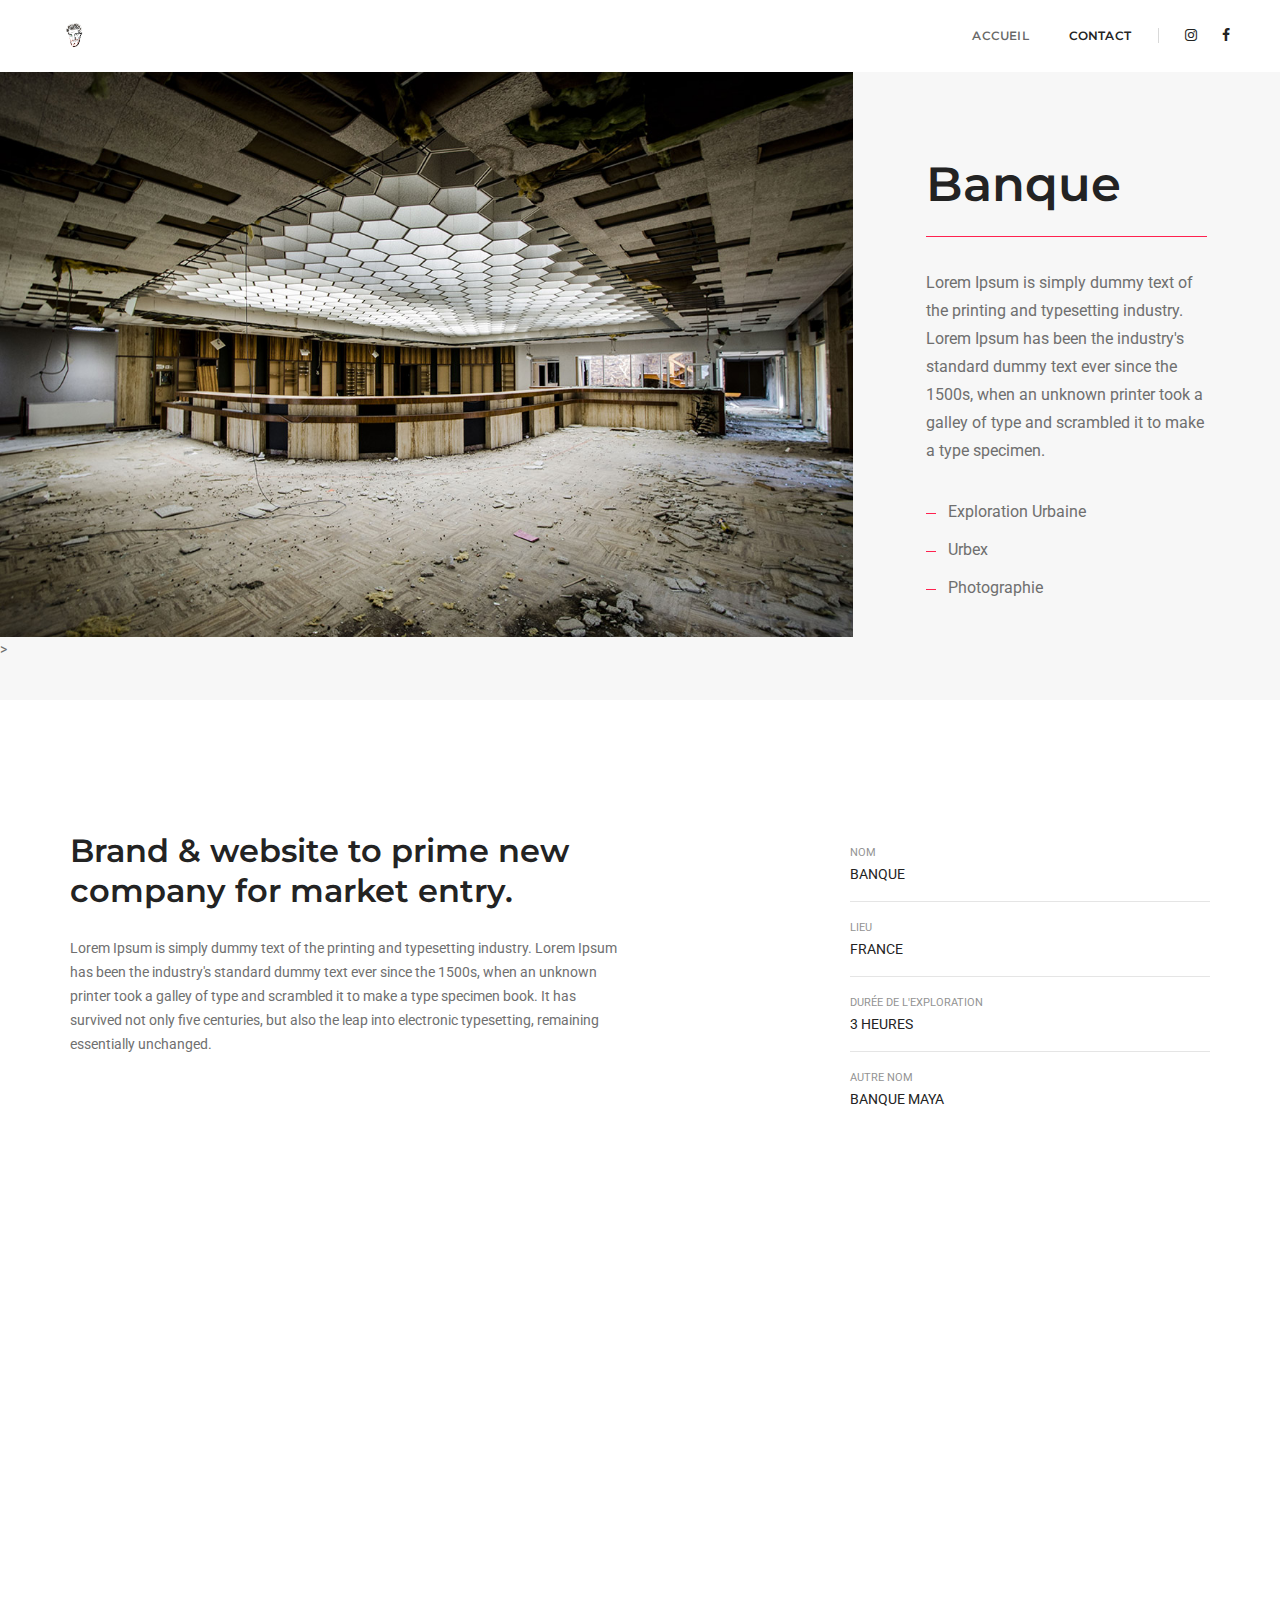
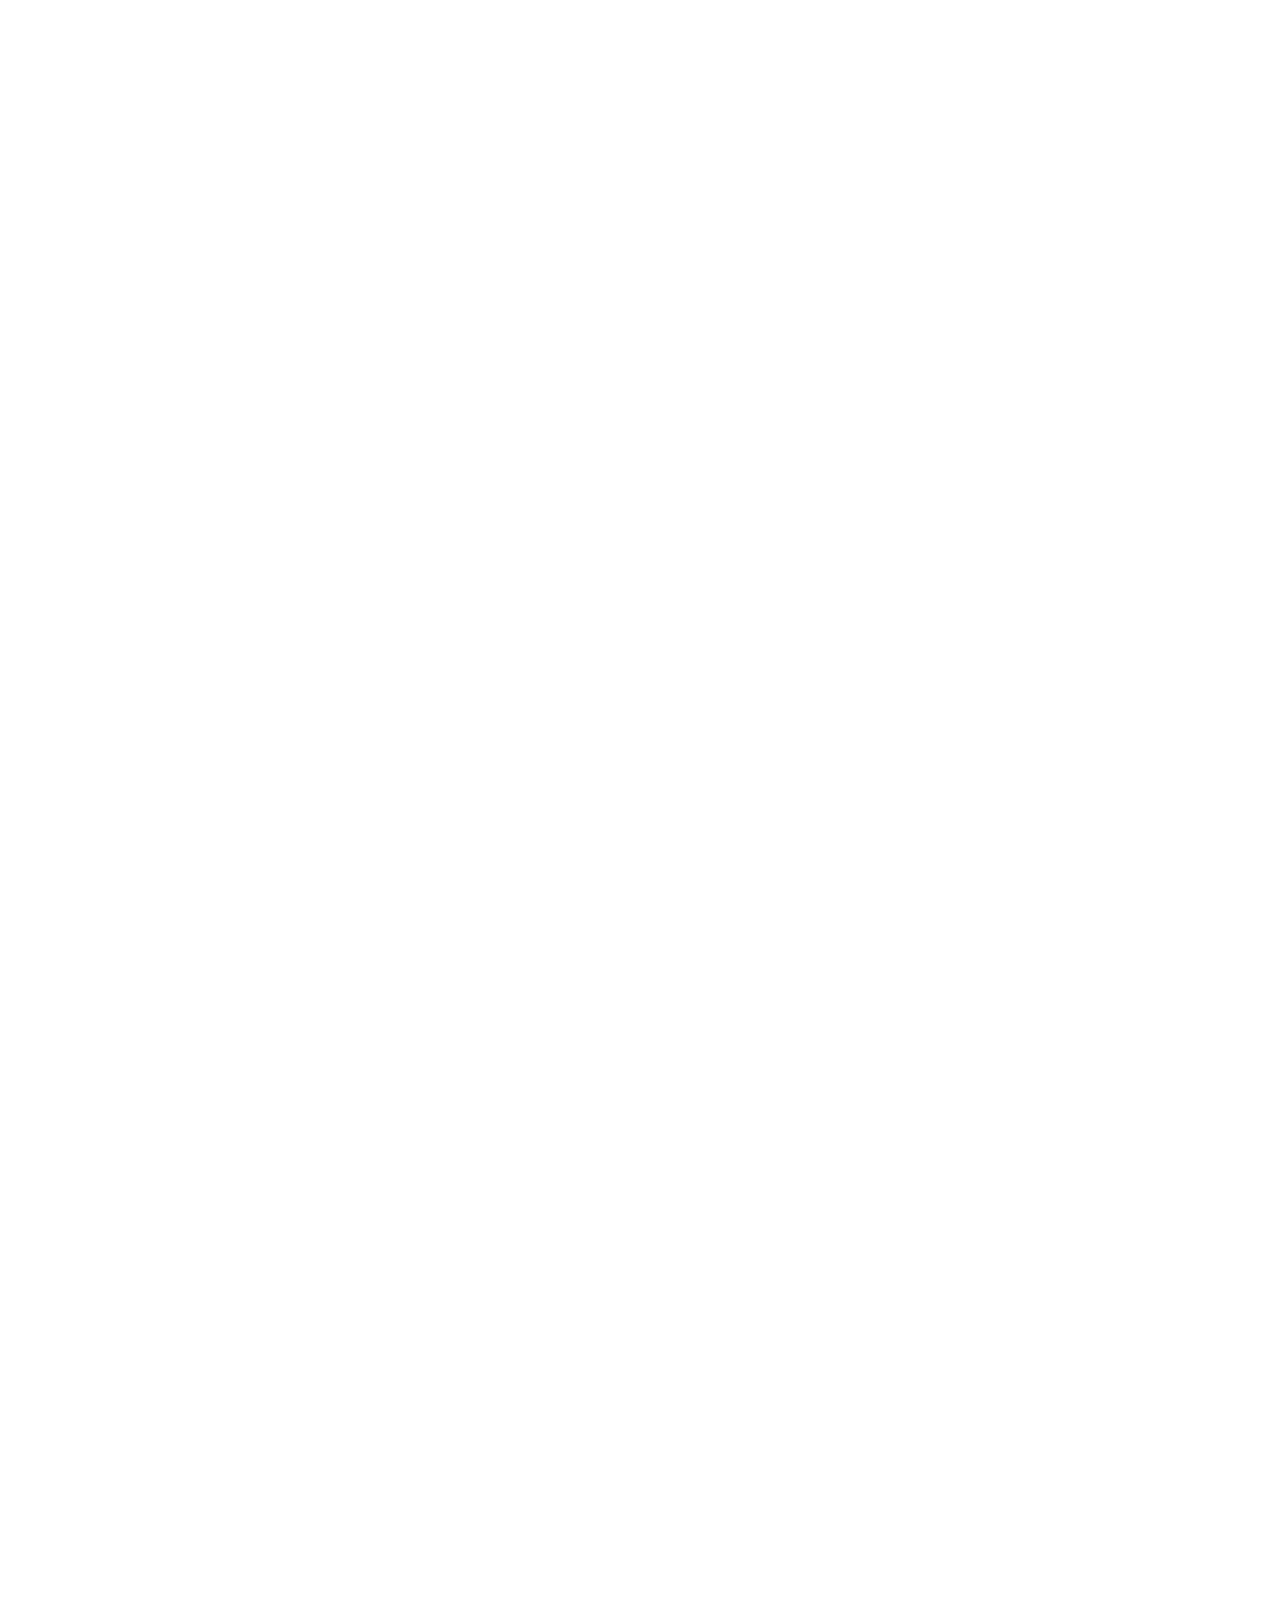
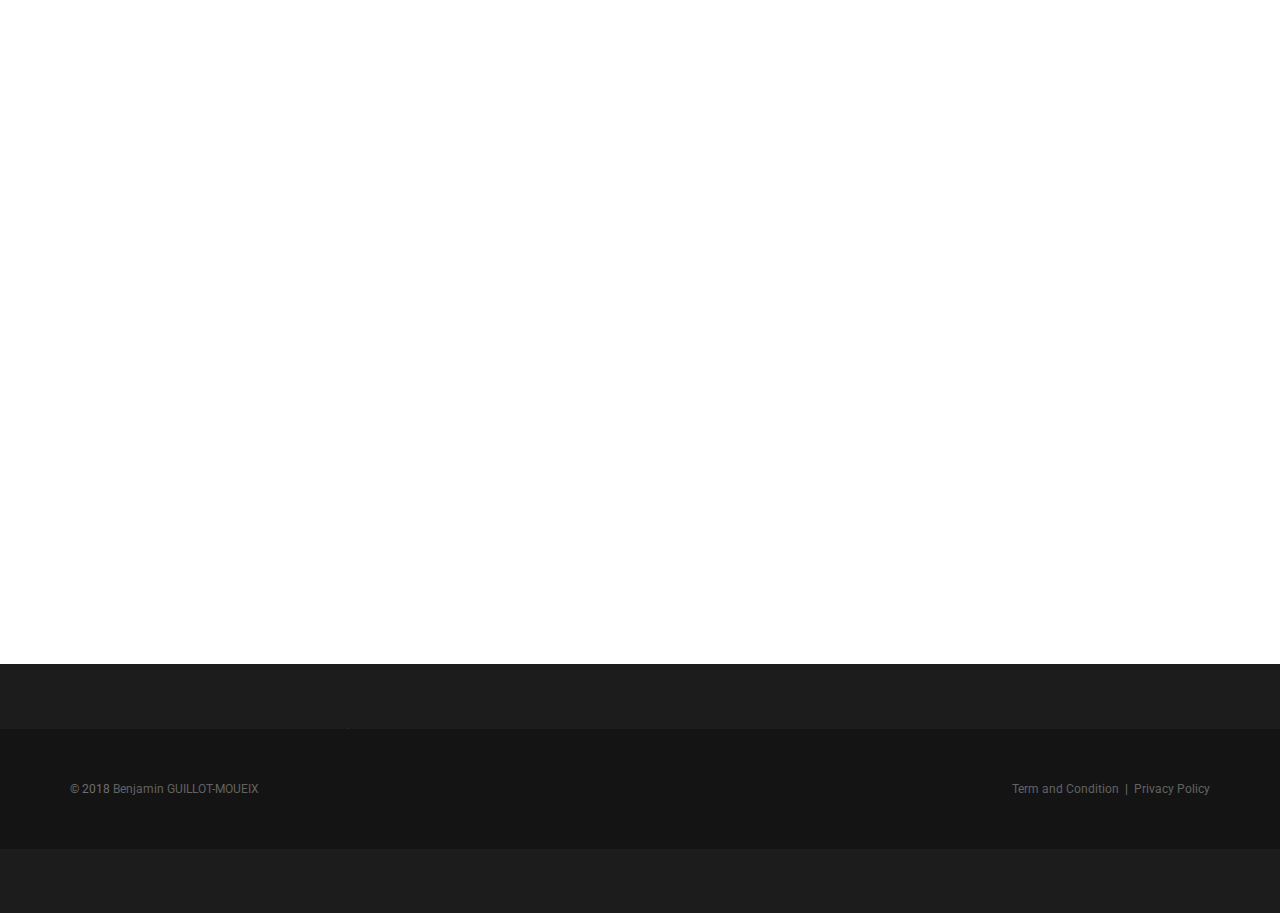
<file: banque.html>
<!doctype html>
<html class="no-js" lang="en">
    <head>
        <!-- title -->
        <title>Benjamin GUILLOT - MOUEIX</title>
        <meta charset="utf-8">
        <meta http-equiv="X-UA-Compatible" content="IE=edge" />
        <meta name="viewport" content="width=device-width,initial-scale=1.0,maximum-scale=1" />
        <meta name="author" content="ThemeZaa">
        <!-- description -->
        <meta name="description" content="POFO is a highly creative, modern, visually stunning and Bootstrap responsive multipurpose agency and portfolio HTML5 template with 25 ready home page demos.">
        <!-- keywords -->
        <meta name="keywords" content="creative, modern, clean, bootstrap responsive, html5, css3, portfolio, blog, agency, templates, multipurpose, one page, corporate, start-up, studio, branding, designer, freelancer, carousel, parallax, photography, personal, masonry, grid, coming soon, faq">
        <!-- favicon -->
        <link rel="shortcut icon" href="images/favicon.png">
        <link rel="apple-touch-icon" href="images/apple-touch-icon-57x57.png">
        <link rel="apple-touch-icon" sizes="72x72" href="images/apple-touch-icon-72x72.png">
        <link rel="apple-touch-icon" sizes="114x114" href="images/apple-touch-icon-114x114.png">
        <!-- animation -->
        <link rel="stylesheet" href="css/animate.css" />
        <!-- bootstrap -->
        <link rel="stylesheet" href="css/bootstrap.min.css" />
        <!-- et line icon -->
        <link rel="stylesheet" href="css/et-line-icons.css" />
        <!-- font-awesome icon -->
        <link rel="stylesheet" href="css/font-awesome.min.css" />
        <!-- themify icon -->
        <link rel="stylesheet" href="css/themify-icons.css">
        <!-- swiper carousel -->
        <link rel="stylesheet" href="css/swiper.min.css">
        <!-- justified gallery  -->
        <link rel="stylesheet" href="css/justified-gallery.min.css">
        <!-- magnific popup -->
        <link rel="stylesheet" href="css/magnific-popup.css" />
        <!-- revolution slider -->
        <link rel="stylesheet" type="text/css" href="revolution/css/settings.css" media="screen" />
        <link rel="stylesheet" type="text/css" href="revolution/css/layers.css">
        <link rel="stylesheet" type="text/css" href="revolution/css/navigation.css">
        <!-- bootsnav -->
        <link rel="stylesheet" href="css/bootsnav.css">
        <!-- style -->
        <link rel="stylesheet" href="css/style.css" />
        <!-- responsive css -->
        <link rel="stylesheet" href="css/responsive.css" />
        <!--[if IE]>
            <script src="js/html5shiv.js"></script>
        <![endif]-->
    </head>
    <body>
        <!-- start header -->
        <header>
            <!-- start navigation -->
            <nav class="navbar navbar-default bootsnav bg-white nav-box-width navbar-top">
                <div class="container-fluid nav-header-container">
                    <div class="row">
                        <!-- start logo -->
                        <div class="col-md-2 col-xs-5">
                            <a href="index.html" title="Ben" class="logo"><img src="images/logoben.png" data-at2x="images/logoben.png" class="logo-dark default" alt="ben"><img src="images/logo-white.png" data-at2x="images/logo-white@2x.png" alt="Pofo" class="logo-light"></a>
                        </div>
                        <!-- end logo -->
                        <div class="col-md-7 col-xs-2 width-auto pull-right accordion-menu xs-no-padding-right">
                            <button type="button" class="navbar-toggle collapsed pull-right" data-toggle="collapse" data-target="#navbar-collapse-toggle-1">
                                <span class="sr-only">toggle navigation</span>
                                <span class="icon-bar"></span>
                                <span class="icon-bar"></span>
                                <span class="icon-bar"></span>
                            </button>
                            <div class="navbar-collapse collapse pull-right" id="navbar-collapse-toggle-1">
                                <ul id="accordion" class="nav navbar-nav navbar-left no-margin alt-font text-normal" data-in="fadeIn" data-out="fadeOut">
                                    <!-- start menu item -->
                                    <li class="dropdown megamenu-fw">
                                        <a href="javascript:void(0);">Accueil</a><i class="fa fa-angle-down dropdown-toggle" data-toggle="dropdown" aria-hidden="true"></i>
                                        <!-- start sub menu -->
                                        <div class="menu-back-div dropdown-menu megamenu-content mega-menu collapse mega-menu-full">
                                            <ul class="equalize sm-equalize-auto">
                                                <!-- start sub menu column  -->
                                                <li class="mega-menu-column col-lg-3 col-md-3 col-sm-12 col-xs-12">
                                                    <!-- start sub menu item  -->
                                                    <ul>
                                                        <li class="dropdown-header">Exploration Urbaine</li>
                                                        <li><a href="piano.html">Chateau du Pianiste</a></li>
                                                        <li><a href="ligus.html">Bureau Ligus</a></li>
                                                        <li><a href="anges.html">Petit Séminaire</a></li>
                                                        <li><a href="banque.html">Banque</a></li>
                                                        <li><a href="fleur.html">Hotel des Fleurs</a></li>
                                                        <li><a href="bambi.html">Chateau Bambi</a></li>


                                                    </ul>
                                                    <!-- end sub menu item  -->
                                                </li>
                                                <!-- end sub menu column -->
                                                <!-- start sub menu column -->
                                                <li class="mega-menu-column col-lg-3 col-md-3 col-sm-12 col-xs-12">
                                                    <!-- start sub menu item  -->
                                                    <ul>
                                                        <li class="dropdown-header">Illustration</li>
                                                        <li><a href="home-creative-studio.html">Combattants</a></li>
                                                        <li><a href="home-creative-business.html">Jean-Claude Van Damme</a></li>

                                                    </ul>
                                                    <!-- end sub menu item  -->
                                                </li>
                                                <!-- end sub menu column  -->
                                                <!-- start sub menu column  -->
                                                <li class="mega-menu-column col-lg-3 col-md-3 col-sm-12 col-xs-12">
                                                    <!-- start sub menu item  -->
                                                    <ul>
                                                        <li class="dropdown-header">Design Graphique</li>
                                                        <li><a href="home-portfolio-minimal.html">Boulot 1</a></li>

                                                    </ul>
                                                    <!-- end sub menu item  -->
                                                </li>
                                                <!-- end sub menu column  -->
                                                <!-- start sub menu column  -->
                                                <li class="mega-menu-column col-lg-3 col-md-3 col-sm-12 col-xs-12">
                                                    <!-- start sub menu item  -->
                                                    <ul>
                                                        <li class="dropdown-header">Photographie</li>
                                                        <li><a href="home-blog-grid.html">Rue</a></li>
                                                        <li><a href="manif.html">Manifestation</a></li>
                                                        <li><a href="islande.html">Islande</a></li>

                                                    </ul>
                                                    <!-- end sub menu item  -->
                                                </li>
                                                <!-- end sub menu column  -->
                                            </ul>
                                            <!-- end sub menu -->
                                        </div>
                                    </li>
                                    <!-- end menu item -->
                                    <li class="dropdown simple-dropdown"><a href="javascript:void(0);">Contact</a><i class="fa fa-angle-down dropdown-toggle" data-toggle="dropdown" aria-hidden="true"></i>
                                        <!-- start sub menu -->
                                        <ul class="dropdown-menu" role="menu">
                                            <li class="dropdown"><a class="dropdown-toggle" data-toggle="dropdown" href="javascript:void(0);">A propos <i class="fa fa-angle-right"></i></a>
                                                <ul class="dropdown-menu">
                                                    <li><a href="about-us-simple.html">Benjamin GUILLOT-MOUEIX</a></li>

                                                </ul>
                                            </li>

                                            <li class="dropdown"><a class="dropdown-toggle" data-toggle="dropdown" href="javascript:void(0);">Contact <i class="fa fa-angle-right"></i></a>
                                                <ul class="dropdown-menu">
                                                    <li><a href="contact-us-simple.html">Contact simple</a></li>

                                                </ul>
                                            </li>


                            </div>
                        </div>

                            <div class="header-social-icon xs-display-none">
                              <a href="https://www.instagram.com/jexplore_ton_jardin/" title="Instagram" target="_blank"><i class="fa fa-instagram text-extra-dark-gray text-deep-pink-hover" aria-hidden="true"></i></a>
                              <a href="https://www.facebook.com/profile.php?id=100009917202300" title="Facebook" target="_blank"><i class="fa fa-facebook text-extra-dark-gray text-deep-pink-hover" aria-hidden="true"></i></a>

                            </div>
                        </div>
                    </div>
                </div>
            </nav>
            <!-- end navigation -->
        </header>
        <!-- end header -->
        <!-- start about product section -->
        <section class="wow fadeIn no-padding bg-light-gray top-space">
            <div class="container-fluid">
                <div class="row equalize sm-equalize-auto">
                    <div class="col-md-8 col-sm-12 col-xs-12 no-padding cover-background sm-height-500px xs-height-300px"> <img src="imgs/banque/1.jpg"  alt=""/>></div>
                    <div class="col-md-4 col-sm-12 col-xs-12 no-padding">
                        <div class="padding-seventeen-lr padding-twenty-tb md-padding-40px-lr sm-padding-50px-tb xs-padding-30px-all">

                            <h3 class="alt-font text-extra-dark-gray font-weight-600 no-margin-bottom">Banque</h3>
                            <div class="bg-deep-pink separator-line-horrizontal-full display-inline-block margin-25px-tb"></div>
                            <p class="width-90 width-100 margin-35px-bottom text-medium line-height-28">Lorem Ipsum is simply dummy text of the printing and typesetting industry. Lorem Ipsum has been the industry's standard dummy text ever since the 1500s, when an unknown printer took a galley of type and scrambled it to make a type specimen.</p>
                            <ul class="list-style-3 text-medium">
                                <li>Exploration Urbaine</li>
                                <li>Urbex</li>
                                <li>Photographie</li>
                            </ul>
                        </div>
                    </div>
                </div>
            </div>
        </section>
        <!-- end about product section -->
        <!-- start about product section -->
        <section class="wow fadeIn">
            <div class="container">
                <div class="row">
                    <div class="col-md-12 text-center wow fadeIn">


                    </div>
                </div>
                <div class="row">
                    <div class="col-md-6 sm-margin-50px-bottom xs-margin-30px-bottom wow fadeIn">
                        <h5 class="alt-font text-extra-dark-gray font-weight-600">Brand & website to prime new company for market entry.</h5>
                        <p>Lorem Ipsum is simply dummy text of the printing and typesetting industry. Lorem Ipsum has been the industry's standard dummy text ever since the 1500s, when an unknown printer took a galley of type and scrambled it to make a type specimen book. It has survived not only five centuries, but also the leap into electronic typesetting, remaining essentially unchanged.</p>

                    </div>
                    <div class="col-md-4 col-md-offset-2 wow fadeIn">
                        <ul class="list-style-8 margin-twelve-left">
                            <li class="text-uppercase text-extra-dark-gray"><span class="display-block text-extra-small text-medium-gray">nom</span>Banque</li>
                            <li class="text-uppercase text-extra-dark-gray"><span class="display-block text-extra-small text-medium-gray">Lieu</span>France</li>
                            <li class="text-uppercase text-extra-dark-gray"><span class="display-block text-extra-small text-medium-gray">Durée de l'exploration</span>3 heures</li>
                            <li class="text-uppercase text-extra-dark-gray"><span class="display-block text-extra-small text-medium-gray">Autre nom</span><a href="index.html" class="text-extra-dark-gray">Banque Maya</a></li>
                        </ul>
                    </div>
                </div>
            </div>
        </section>
        <!-- end about product section -->
        <!-- start section -->
        <section class="wow fadeIn no-padding">
            <div class="container-fluid">
                <div class="row padding-15px-lr sm-no-padding-lr">
                    <div class="col-md-6 sm-margin-30px-bottom wow fadeInUp">
                        <img src="imgs/banque/3.jpg" class="width-100" alt=""/>
                    </div>
                    <div class="col-md-6 wow fadeInUp" data-wow-delay="0.2s">
                        <img src="imgs/banque/2.jpg" class="width-100" alt=""/>
                    </div>
                </div>
            </div>
        </section>
        <!-- end section -->
        <!-- start product information section -->
        <section class="wow fadeIn no-padding-bottom fadeInUp">
            <div class="container">
                <div class="row">
                    <div class="col-lg-8 col-md-8 col-sm-10 col-xs-12 center-col text-center last-paragraph-no-margin">
                        <h5 class="alt-font text-extra-dark-gray font-weight-600">Beautiful and easy to understand UI, professional animations and drag &amp; drop</h5>

                    </div>
                </div>
            </div>
        </section>
        <!-- end product information section -->
        <!-- start product gallery section -->
        <section class="wow fadeIn no-padding-top">
            <div class="container-fluid">
                <div class="row">

                    <!-- start product gallery item -->
                    <div class="col-lg-8 col-md-12 center-col text-center margin-35px-bottom xs-margin-15px-bottom wow fadeInUp">
                        <img src="imgs/banque/4.jpg" class="width-100" alt=""/>
                    </div>
                    <!-- end product gallery item -->
                    <!-- start product gallery item -->
                    <div class="col-lg-8 col-md-12 center-col text-center margin-35px-bottom xs-margin-15px-bottom wow fadeInUp">
                        <img src="imgs/banque/5.jpg" class="width-100" alt=""/>
                    </div>
                    <!-- end product gallery item -->
                    <!-- start product gallery item -->
                    <div class="col-lg-8 col-md-12 center-col text-center margin-35px-bottom xs-margin-15px-bottom wow fadeInUp">
                        <img src="imgs/banque/6.jpg" class="width-100" alt=""/>
                    </div>
                    <!-- end product gallery item -->
                    
                </div>
            </div>
        </section>
        <!-- end product gallery section -->
        <!-- start call to action section -->


        </section>
        <!-- end call to action section -->
        <!-- start blog navigation bar section -->
        <section class="wow fadeIn no-padding">
            <div class="container-fluid">
                <div class="row">
                    <div class="display-table width-100 padding-30px-lr sm-padding-15px-lr">
                        <div class="width-45 text-left display-table-cell vertical-align-middle">
                            <div class="blog-nav-link blog-nav-link-prev text-extra-dark-gray">
                                <span class="text-medium-gray text-extra-small display-block text-uppercase xs-display-none">Exploration Précédente</span>
                                <a href="ligus.html">
                                    <i class="ti-arrow-left blog-nav-icon"></i>
                                    Bureau Ligus
                                </a>
                            </div>
                        </div>
                        <div class="width-10 text-center display-table-cell vertical-align-middle">
                            <a href="index.html" class="blog-nav-link blog-nav-home"><i class="ti-layout-grid2-alt"></i></a>
                        </div>
                        <div class="width-45 text-right display-table-cell vertical-align-middle">
                            <div class="blog-nav-link blog-nav-link-next text-extra-dark-gray">
                                <span class="text-medium-gray text-extra-small display-block text-uppercase xs-display-none">Exploration Suivante</span>
                                <a href="aram.html">
                                    <i class="ti-arrow-right blog-nav-icon"></i>
                                    Sanatorium Eugène Aram
                                </a>
                            </div>
                        </div>
                    </div>
                </div>
            </div>
        </section>
        <!-- end blog navigation bar section -->
        <!-- start footer -->
        <footer class="footer-standard-dark bg-extra-dark-gray">
            <div class="footer-widget-area padding-five-tb xs-padding-30px-tb">
                <div class="container">
                    <div class="row equalize xs-equalize-auto">
                        <div class="col-md-3 col-sm-6 col-xs-12 widget border-right border-color-medium-dark-gray sm-no-border-right sm-margin-30px-bottom xs-text-center">

                    </div>
                </div>
            </div>
            <div class="bg-dark-footer padding-50px-tb text-center xs-padding-30px-tb">
                <div class="container">
                    <div class="row">
                        <!-- start copyright -->
                        <div class="col-md-6 col-sm-6 col-xs-12 text-left text-small xs-text-center">&copy; 2018 <a href="https://www.instagram.com/jexplore_ton_jardin/" target="_blank" class="text-dark-gray">Benjamin GUILLOT-MOUEIX</a></div>
                        <div class="col-md-6 col-sm-6 col-xs-12 text-right text-small xs-text-center">
                            <a href="javascript:void(0);" class="text-dark-gray">Term and Condition</a>&nbsp;&nbsp;|&nbsp;&nbsp;<a href="javascript:void(0);" class="text-dark-gray">Privacy Policy</a>
                        </div>
                        <!-- end copyright -->
                    </div>
                </div>
            </div>
        </footer>
        <!-- end footer -->
        <!-- start scroll to top -->
        <a class="scroll-top-arrow" href="javascript:void(0);"><i class="ti-arrow-up"></i></a>
        <!-- end scroll to top  -->
        <!-- javascript libraries -->
        <script type="text/javascript" src="js/jquery.js"></script>
        <script type="text/javascript" src="js/modernizr.js"></script>
        <script type="text/javascript" src="js/bootstrap.min.js"></script>
        <script type="text/javascript" src="js/jquery.easing.1.3.js"></script>
        <script type="text/javascript" src="js/skrollr.min.js"></script>
        <script type="text/javascript" src="js/smooth-scroll.js"></script>
        <script type="text/javascript" src="js/jquery.appear.js"></script>
        <!-- menu navigation -->
        <script type="text/javascript" src="js/bootsnav.js"></script>
        <script type="text/javascript" src="js/jquery.nav.js"></script>
        <!-- animation -->
        <script type="text/javascript" src="js/wow.min.js"></script>
        <!-- page scroll -->
        <script type="text/javascript" src="js/page-scroll.js"></script>
        <!-- swiper carousel -->
        <script type="text/javascript" src="js/swiper.min.js"></script>
        <!-- counter -->
        <script type="text/javascript" src="js/jquery.count-to.js"></script>
        <!-- parallax -->
        <script type="text/javascript" src="js/jquery.stellar.js"></script>
        <!-- magnific popup -->
        <script type="text/javascript" src="js/jquery.magnific-popup.min.js"></script>
        <!-- portfolio with shorting tab -->
        <script type="text/javascript" src="js/isotope.pkgd.min.js"></script>
        <!-- images loaded -->
        <script type="text/javascript" src="js/imagesloaded.pkgd.min.js"></script>
        <!-- pull menu -->
        <script type="text/javascript" src="js/classie.js"></script>
        <script type="text/javascript" src="js/hamburger-menu.js"></script>
        <!-- counter  -->
        <script type="text/javascript" src="js/counter.js"></script>
        <!-- fit video  -->
        <script type="text/javascript" src="js/jquery.fitvids.js"></script>
        <!-- equalize -->
        <script type="text/javascript" src="js/equalize.min.js"></script>
        <!-- skill bars  -->
        <script type="text/javascript" src="js/skill.bars.jquery.js"></script>
        <!-- justified gallery  -->
        <script type="text/javascript" src="js/justified-gallery.min.js"></script>
        <!--pie chart-->
        <script type="text/javascript" src="js/jquery.easypiechart.min.js"></script>
        <!-- instagram -->
        <script type="text/javascript" src="js/instafeed.min.js"></script>
        <!-- retina -->
        <script type="text/javascript" src="js/retina.min.js"></script>
        <!-- revolution -->
        <script type="text/javascript" src="revolution/js/jquery.themepunch.tools.min.js"></script>
        <script type="text/javascript" src="revolution/js/jquery.themepunch.revolution.min.js"></script>
        <!-- revolution slider extensions (load below extensions JS files only on local file systems to make the slider work! The following part can be removed on server for on demand loading) -->
        <!--<script type="text/javascript" src="revolution/js/extensions/revolution.extension.actions.min.js"></script>
        <script type="text/javascript" src="revolution/js/extensions/revolution.extension.carousel.min.js"></script>
        <script type="text/javascript" src="revolution/js/extensions/revolution.extension.kenburn.min.js"></script>
        <script type="text/javascript" src="revolution/js/extensions/revolution.extension.layeranimation.min.js"></script>
        <script type="text/javascript" src="revolution/js/extensions/revolution.extension.migration.min.js"></script>
        <script type="text/javascript" src="revolution/js/extensions/revolution.extension.navigation.min.js"></script>
        <script type="text/javascript" src="revolution/js/extensions/revolution.extension.parallax.min.js"></script>
        <script type="text/javascript" src="revolution/js/extensions/revolution.extension.slideanims.min.js"></script>
        <script type="text/javascript" src="revolution/js/extensions/revolution.extension.video.min.js"></script>-->
        <!-- setting -->
        <script type="text/javascript" src="js/main.js"></script>
    </body>
</html>
</file>
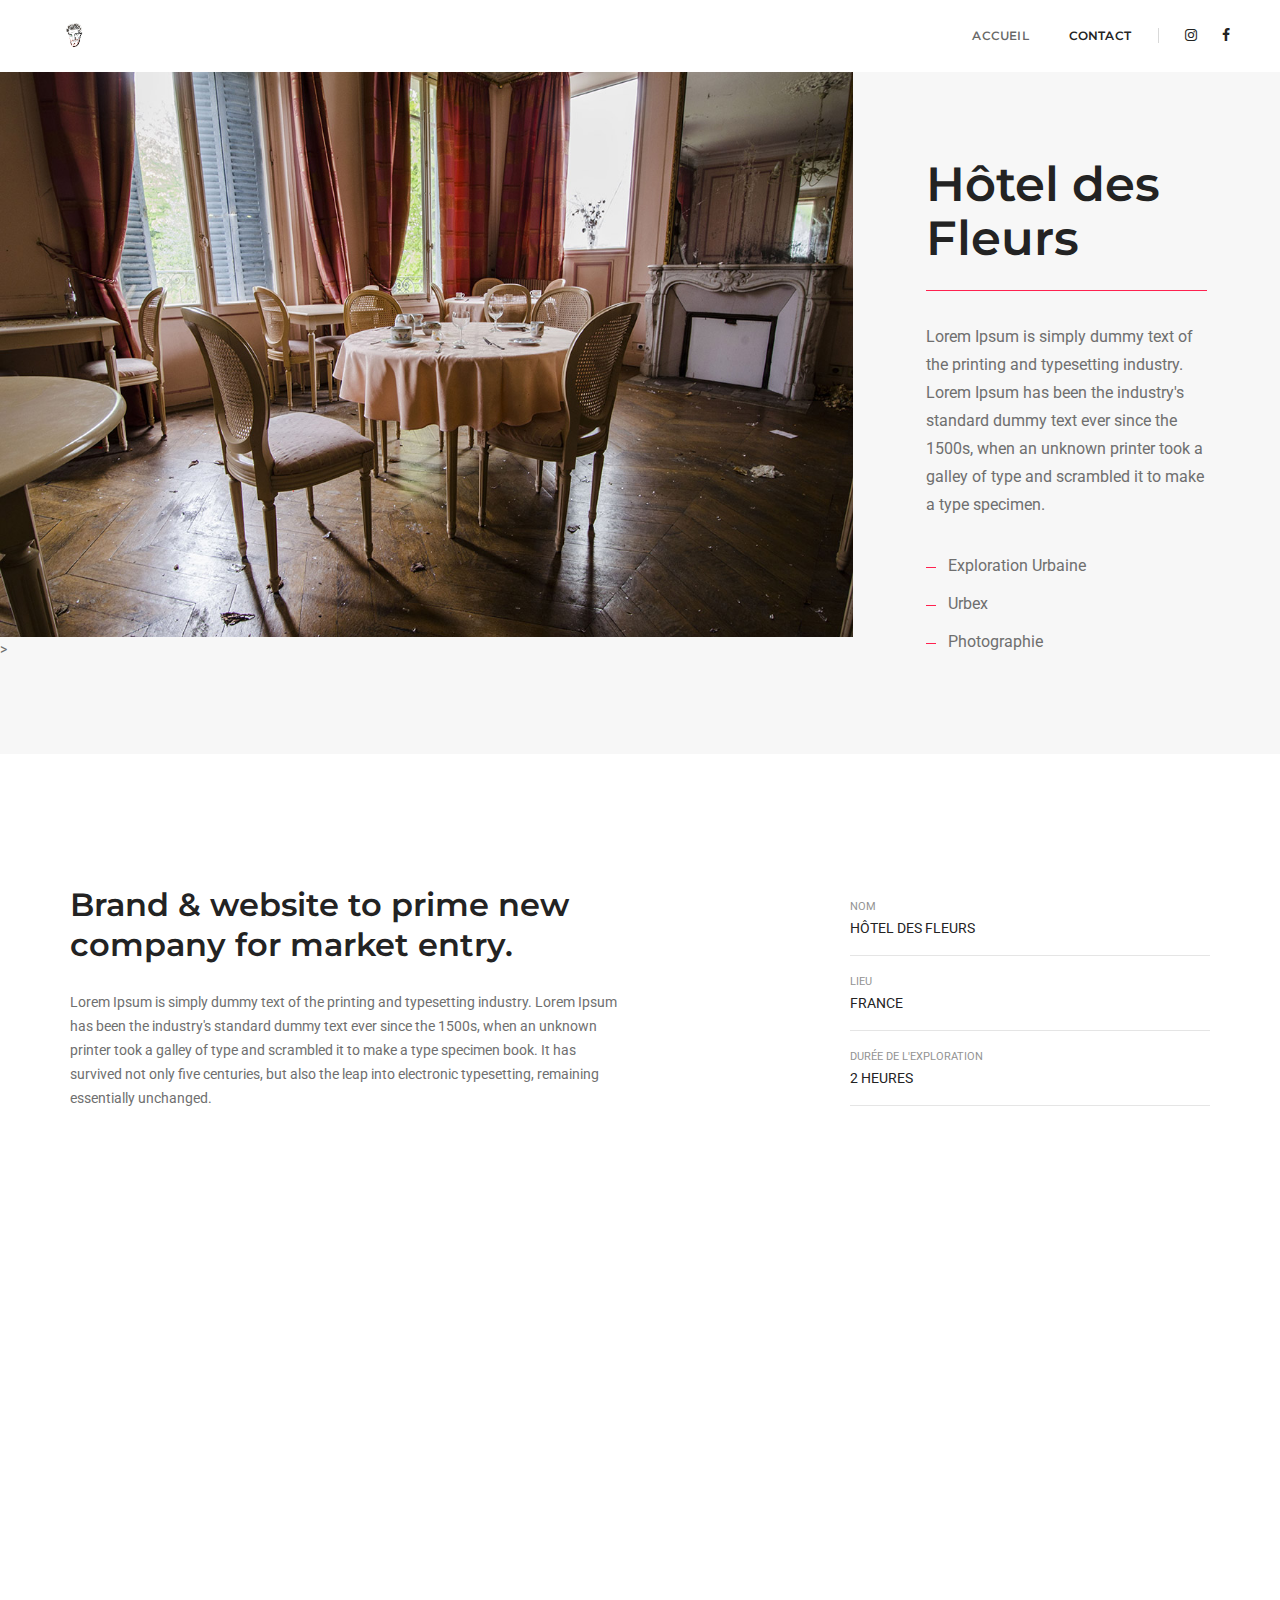
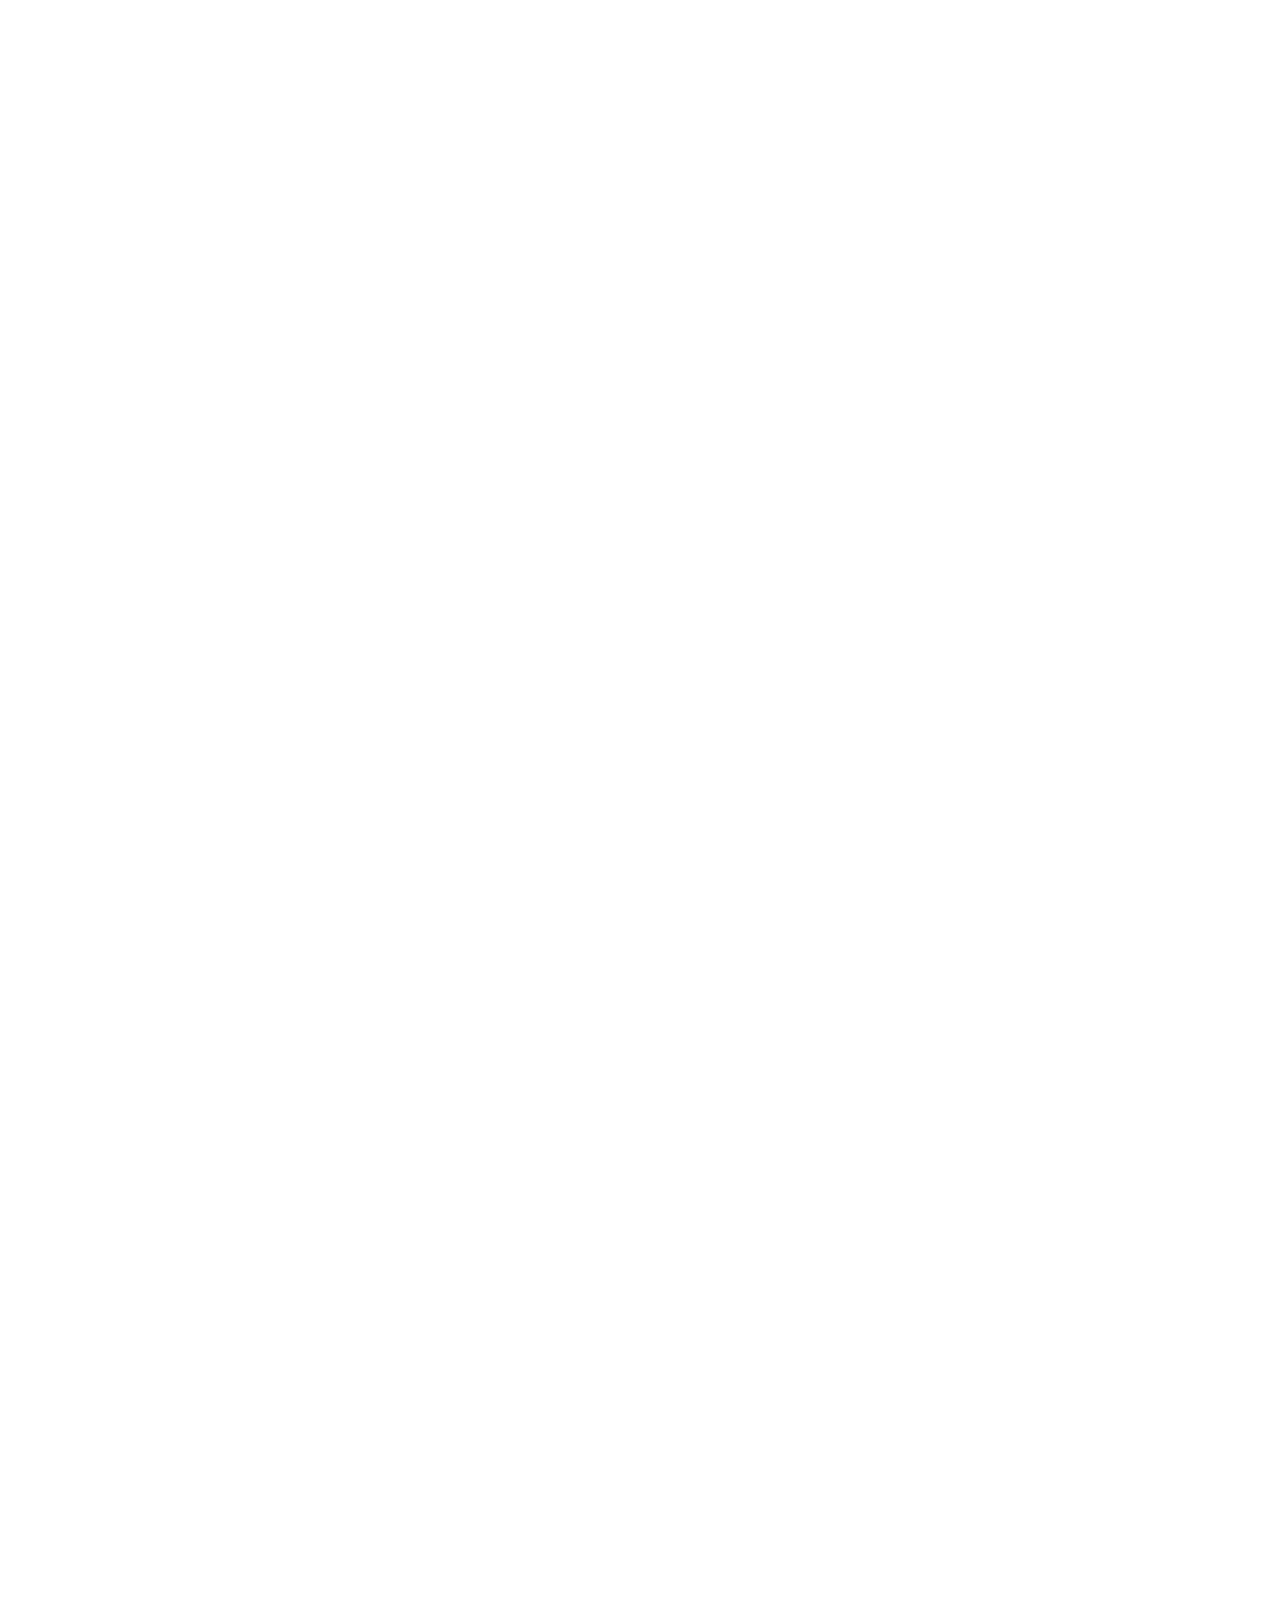
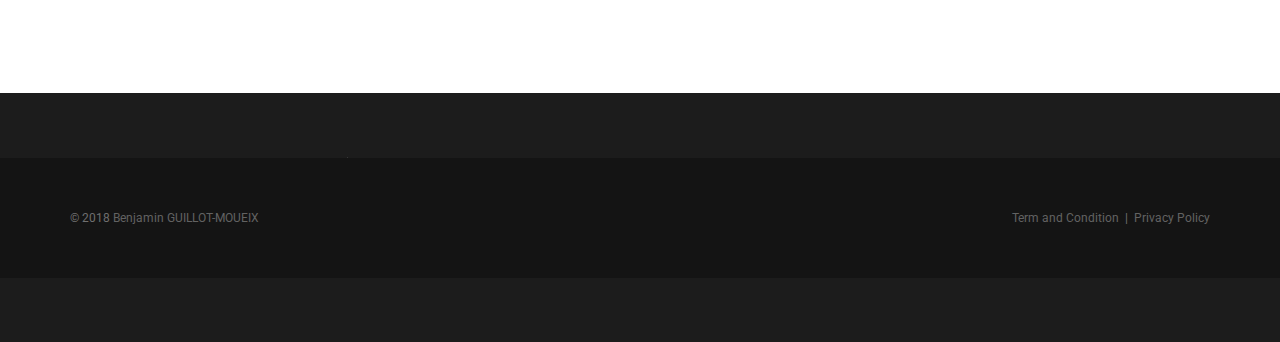
<file: fleur.html>
<!doctype html>
<html class="no-js" lang="en">
    <head>
        <!-- title -->
        <title>Benjamin GUILLOT - MOUEIX</title>
        <meta charset="utf-8">
        <meta http-equiv="X-UA-Compatible" content="IE=edge" />
        <meta name="viewport" content="width=device-width,initial-scale=1.0,maximum-scale=1" />
        <meta name="author" content="ThemeZaa">
        <!-- description -->
        <meta name="description" content="POFO is a highly creative, modern, visually stunning and Bootstrap responsive multipurpose agency and portfolio HTML5 template with 25 ready home page demos.">
        <!-- keywords -->
        <meta name="keywords" content="creative, modern, clean, bootstrap responsive, html5, css3, portfolio, blog, agency, templates, multipurpose, one page, corporate, start-up, studio, branding, designer, freelancer, carousel, parallax, photography, personal, masonry, grid, coming soon, faq">
        <!-- favicon -->
        <link rel="shortcut icon" href="images/favicon.png">
        <link rel="apple-touch-icon" href="images/apple-touch-icon-57x57.png">
        <link rel="apple-touch-icon" sizes="72x72" href="images/apple-touch-icon-72x72.png">
        <link rel="apple-touch-icon" sizes="114x114" href="images/apple-touch-icon-114x114.png">
        <!-- animation -->
        <link rel="stylesheet" href="css/animate.css" />
        <!-- bootstrap -->
        <link rel="stylesheet" href="css/bootstrap.min.css" />
        <!-- et line icon -->
        <link rel="stylesheet" href="css/et-line-icons.css" />
        <!-- font-awesome icon -->
        <link rel="stylesheet" href="css/font-awesome.min.css" />
        <!-- themify icon -->
        <link rel="stylesheet" href="css/themify-icons.css">
        <!-- swiper carousel -->
        <link rel="stylesheet" href="css/swiper.min.css">
        <!-- justified gallery  -->
        <link rel="stylesheet" href="css/justified-gallery.min.css">
        <!-- magnific popup -->
        <link rel="stylesheet" href="css/magnific-popup.css" />
        <!-- revolution slider -->
        <link rel="stylesheet" type="text/css" href="revolution/css/settings.css" media="screen" />
        <link rel="stylesheet" type="text/css" href="revolution/css/layers.css">
        <link rel="stylesheet" type="text/css" href="revolution/css/navigation.css">
        <!-- bootsnav -->
        <link rel="stylesheet" href="css/bootsnav.css">
        <!-- style -->
        <link rel="stylesheet" href="css/style.css" />
        <!-- responsive css -->
        <link rel="stylesheet" href="css/responsive.css" />
        <!--[if IE]>
            <script src="js/html5shiv.js"></script>
        <![endif]-->
    </head>
    <body>
        <!-- start header -->
        <header>
            <!-- start navigation -->
            <nav class="navbar navbar-default bootsnav bg-white nav-box-width navbar-top">
                <div class="container-fluid nav-header-container">
                    <div class="row">
                        <!-- start logo -->
                        <div class="col-md-2 col-xs-5">
                            <a href="index.html" title="Ben" class="logo"><img src="images/logoben.png" data-at2x="images/logoben.png" class="logo-dark default" alt="ben"><img src="images/logo-white.png" data-at2x="images/logo-white@2x.png" alt="Pofo" class="logo-light"></a>
                        </div>
                        <!-- end logo -->
                        <div class="col-md-7 col-xs-2 width-auto pull-right accordion-menu xs-no-padding-right">
                            <button type="button" class="navbar-toggle collapsed pull-right" data-toggle="collapse" data-target="#navbar-collapse-toggle-1">
                                <span class="sr-only">toggle navigation</span>
                                <span class="icon-bar"></span>
                                <span class="icon-bar"></span>
                                <span class="icon-bar"></span>
                            </button>
                            <div class="navbar-collapse collapse pull-right" id="navbar-collapse-toggle-1">
                                <ul id="accordion" class="nav navbar-nav navbar-left no-margin alt-font text-normal" data-in="fadeIn" data-out="fadeOut">
                                    <!-- start menu item -->
                                    <li class="dropdown megamenu-fw">
                                        <a href="javascript:void(0);">Accueil</a><i class="fa fa-angle-down dropdown-toggle" data-toggle="dropdown" aria-hidden="true"></i>
                                        <!-- start sub menu -->
                                        <div class="menu-back-div dropdown-menu megamenu-content mega-menu collapse mega-menu-full">
                                            <ul class="equalize sm-equalize-auto">
                                                <!-- start sub menu column  -->
                                                <li class="mega-menu-column col-lg-3 col-md-3 col-sm-12 col-xs-12">
                                                    <!-- start sub menu item  -->
                                                    <ul>
                                                        <li class="dropdown-header">Exploration Urbaine</li>
                                                        <li><a href="piano.html">Château du Pianiste</a></li>
                                                        <li><a href="ligus.html">Bureau Ligus</a></li>
                                                        <li><a href="anges.html">Petit Séminaire</a></li>
                                                        <li><a href="banque.html">Banque</a></li>
                                                        <li><a href="fleur.html">Hotel des Fleurs</a></li>
                                                        <li><a href="bambi.html">Château Bambi</a></li>


                                                    </ul>
                                                    <!-- end sub menu item  -->
                                                </li>
                                                <!-- end sub menu column -->
                                                <!-- start sub menu column -->
                                                <li class="mega-menu-column col-lg-3 col-md-3 col-sm-12 col-xs-12">
                                                    <!-- start sub menu item  -->
                                                    <ul>
                                                        <li class="dropdown-header">Illustration</li>
                                                        <li><a href="home-creative-studio.html">Combattants</a></li>
                                                        <li><a href="home-creative-business.html">Jean-Claude Van Damme</a></li>

                                                    </ul>
                                                    <!-- end sub menu item  -->
                                                </li>
                                                <!-- end sub menu column  -->
                                                <!-- start sub menu column  -->
                                                <li class="mega-menu-column col-lg-3 col-md-3 col-sm-12 col-xs-12">
                                                    <!-- start sub menu item  -->
                                                    <ul>
                                                        <li class="dropdown-header">Design Graphique</li>
                                                        <li><a href="home-portfolio-minimal.html">Boulot 1</a></li>

                                                    </ul>
                                                    <!-- end sub menu item  -->
                                                </li>
                                                <!-- end sub menu column  -->
                                                <!-- start sub menu column  -->
                                                <li class="mega-menu-column col-lg-3 col-md-3 col-sm-12 col-xs-12">
                                                    <!-- start sub menu item  -->
                                                    <ul>
                                                        <li class="dropdown-header">Photographie</li>
                                                        <li><a href="home-blog-grid.html">Rue</a></li>
                                                        <li><a href="manif.html">Manifestation</a></li>
                                                        <li><a href="islande.html">Islande</a></li>

                                                    </ul>
                                                    <!-- end sub menu item  -->
                                                </li>
                                                <!-- end sub menu column  -->
                                            </ul>
                                            <!-- end sub menu -->
                                        </div>
                                    </li>
                                    <!-- end menu item -->
                                    <li class="dropdown simple-dropdown"><a href="javascript:void(0);">Contact</a><i class="fa fa-angle-down dropdown-toggle" data-toggle="dropdown" aria-hidden="true"></i>
                                        <!-- start sub menu -->
                                        <ul class="dropdown-menu" role="menu">
                                            <li class="dropdown"><a class="dropdown-toggle" data-toggle="dropdown" href="javascript:void(0);">A propos <i class="fa fa-angle-right"></i></a>
                                                <ul class="dropdown-menu">
                                                    <li><a href="about-us-simple.html">Benjamin GUILLOT-MOUEIX</a></li>

                                                </ul>
                                            </li>

                                            <li class="dropdown"><a class="dropdown-toggle" data-toggle="dropdown" href="javascript:void(0);">Contact <i class="fa fa-angle-right"></i></a>
                                                <ul class="dropdown-menu">
                                                    <li><a href="contact-us-simple.html">Contact simple</a></li>

                                                </ul>
                                            </li>


                            </div>
                        </div>

                            <div class="header-social-icon xs-display-none">
                              <a href="https://www.instagram.com/jexplore_ton_jardin/" title="Instagram" target="_blank"><i class="fa fa-instagram text-extra-dark-gray text-deep-pink-hover" aria-hidden="true"></i></a>
                              <a href="https://www.facebook.com/profile.php?id=100009917202300" title="Facebook" target="_blank"><i class="fa fa-facebook text-extra-dark-gray text-deep-pink-hover" aria-hidden="true"></i></a>

                            </div>
                        </div>
                    </div>
                </div>
            </nav>
            <!-- end navigation -->
        </header>
        <!-- end header -->
        <!-- start about product section -->
        <section class="wow fadeIn no-padding bg-light-gray top-space">
            <div class="container-fluid">
                <div class="row equalize sm-equalize-auto">
                    <div class="col-md-8 col-sm-12 col-xs-12 no-padding cover-background sm-height-500px xs-height-300px"> <img src="imgs/fleur/1.jpg"  alt=""/>></div>
                    <div class="col-md-4 col-sm-12 col-xs-12 no-padding">
                        <div class="padding-seventeen-lr padding-twenty-tb md-padding-40px-lr sm-padding-50px-tb xs-padding-30px-all">

                            <h3 class="alt-font text-extra-dark-gray font-weight-600 no-margin-bottom">Hôtel des Fleurs</h3>
                            <div class="bg-deep-pink separator-line-horrizontal-full display-inline-block margin-25px-tb"></div>
                            <p class="width-90 width-100 margin-35px-bottom text-medium line-height-28">Lorem Ipsum is simply dummy text of the printing and typesetting industry. Lorem Ipsum has been the industry's standard dummy text ever since the 1500s, when an unknown printer took a galley of type and scrambled it to make a type specimen.</p>
                            <ul class="list-style-3 text-medium">
                                <li>Exploration Urbaine</li>
                                <li>Urbex</li>
                                <li>Photographie</li>
                            </ul>
                        </div>
                    </div>
                </div>
            </div>
        </section>
        <!-- end about product section -->
        <!-- start about product section -->
        <section class="wow fadeIn">
            <div class="container">
                <div class="row">
                    <div class="col-md-12 text-center wow fadeIn">


                    </div>
                </div>
                <div class="row">
                    <div class="col-md-6 sm-margin-50px-bottom xs-margin-30px-bottom wow fadeIn">
                        <h5 class="alt-font text-extra-dark-gray font-weight-600">Brand & website to prime new company for market entry.</h5>
                        <p>Lorem Ipsum is simply dummy text of the printing and typesetting industry. Lorem Ipsum has been the industry's standard dummy text ever since the 1500s, when an unknown printer took a galley of type and scrambled it to make a type specimen book. It has survived not only five centuries, but also the leap into electronic typesetting, remaining essentially unchanged.</p>

                    </div>
                    <div class="col-md-4 col-md-offset-2 wow fadeIn">
                        <ul class="list-style-8 margin-twelve-left">
                            <li class="text-uppercase text-extra-dark-gray"><span class="display-block text-extra-small text-medium-gray">nom</span>Hôtel des Fleurs</li>
                            <li class="text-uppercase text-extra-dark-gray"><span class="display-block text-extra-small text-medium-gray">Lieu</span>France</li>
                            <li class="text-uppercase text-extra-dark-gray"><span class="display-block text-extra-small text-medium-gray">Durée de l'exploration</span>2 heures</li>
                            <li class="text-uppercase text-extra-dark-gray"><span class="display-block text-extra-small text-medium-gray"></span><a href="index.html" class="text-extra-dark-gray"></a></li>
                        </ul>
                    </div>
                </div>
            </div>
        </section>
        <!-- end about product section -->
        <!-- start section -->
        <section class="wow fadeIn no-padding">
            <div class="container-fluid">
                <div class="row padding-15px-lr sm-no-padding-lr">
                    <div class="col-md-6 sm-margin-30px-bottom wow fadeInUp">
                        <img src="imgs/fleur/3.jpg" class="width-100" alt=""/>
                    </div>
                    <div class="col-md-6 wow fadeInUp" data-wow-delay="0.2s">
                        <img src="imgs/fleur/2.jpg" class="width-100" alt=""/>
                    </div>
                </div>
            </div>
        </section>
        <!-- end section -->
        <!-- start product information section -->
        <section class="wow fadeIn no-padding-bottom fadeInUp">
            <div class="container">
                <div class="row">
                    <div class="col-lg-8 col-md-8 col-sm-10 col-xs-12 center-col text-center last-paragraph-no-margin">
                        <h5 class="alt-font text-extra-dark-gray font-weight-600">Beautiful and easy to understand UI, professional animations and drag &amp; drop</h5>

                    </div>
                </div>
            </div>
        </section>
        <!-- end product information section -->
        <!-- start product gallery section -->
        <section class="wow fadeIn no-padding-top">
            <div class="container-fluid">
                <div class="row">

                    <!-- start product gallery item -->
                    <div class="col-lg-8 col-md-12 center-col text-center margin-35px-bottom xs-margin-15px-bottom wow fadeInUp">
                        <img src="imgs/fleur/4.jpg" class="width-100" alt=""/>
                    </div>
                    <!-- end product gallery item -->
                    <!-- start product gallery item -->
                    <div class="col-lg-8 col-md-12 center-col text-center margin-35px-bottom xs-margin-15px-bottom wow fadeInUp">
                        <img src="imgs/fleur/5.jpg" class="width-100" alt=""/>
                    </div>
                    <!-- end product gallery item -->


                </div>
            </div>
        </section>
        <!-- end product gallery section -->
        <!-- start call to action section -->


        </section>
        <!-- end call to action section -->
        <!-- start blog navigation bar section -->
        <section class="wow fadeIn no-padding">
            <div class="container-fluid">
                <div class="row">
                    <div class="display-table width-100 padding-30px-lr sm-padding-15px-lr">
                        <div class="width-45 text-left display-table-cell vertical-align-middle">
                            <div class="blog-nav-link blog-nav-link-prev text-extra-dark-gray">
                                <span class="text-medium-gray text-extra-small display-block text-uppercase xs-display-none">Exploration Précédente</span>
                                <a href="banque.html">
                                    <i class="ti-arrow-left blog-nav-icon"></i>
                                    Banque
                                </a>
                            </div>
                        </div>
                        <div class="width-10 text-center display-table-cell vertical-align-middle">
                            <a href="index.html" class="blog-nav-link blog-nav-home"><i class="ti-layout-grid2-alt"></i></a>
                        </div>
                        <div class="width-45 text-right display-table-cell vertical-align-middle">
                            <div class="blog-nav-link blog-nav-link-next text-extra-dark-gray">
                                <span class="text-medium-gray text-extra-small display-block text-uppercase xs-display-none">Exploration Suivante</span>
                                <a href="ligus.html">
                                    <i class="ti-arrow-right blog-nav-icon"></i>
                                    Bureau Ligus
                                </a>
                            </div>
                        </div>
                    </div>
                </div>
            </div>
        </section>
        <!-- end blog navigation bar section -->
        <!-- start footer -->
        <footer class="footer-standard-dark bg-extra-dark-gray">
            <div class="footer-widget-area padding-five-tb xs-padding-30px-tb">
                <div class="container">
                    <div class="row equalize xs-equalize-auto">
                        <div class="col-md-3 col-sm-6 col-xs-12 widget border-right border-color-medium-dark-gray sm-no-border-right sm-margin-30px-bottom xs-text-center">

                    </div>
                </div>
            </div>
            <div class="bg-dark-footer padding-50px-tb text-center xs-padding-30px-tb">
                <div class="container">
                    <div class="row">
                        <!-- start copyright -->
                        <div class="col-md-6 col-sm-6 col-xs-12 text-left text-small xs-text-center">&copy; 2018 <a href="https://www.instagram.com/jexplore_ton_jardin/" target="_blank" class="text-dark-gray">Benjamin GUILLOT-MOUEIX</a></div>
                        <div class="col-md-6 col-sm-6 col-xs-12 text-right text-small xs-text-center">
                            <a href="javascript:void(0);" class="text-dark-gray">Term and Condition</a>&nbsp;&nbsp;|&nbsp;&nbsp;<a href="javascript:void(0);" class="text-dark-gray">Privacy Policy</a>
                        </div>
                        <!-- end copyright -->
                    </div>
                </div>
            </div>
        </footer>
        <!-- end footer -->
        <!-- start scroll to top -->
        <a class="scroll-top-arrow" href="javascript:void(0);"><i class="ti-arrow-up"></i></a>
        <!-- end scroll to top  -->
        <!-- javascript libraries -->
        <script type="text/javascript" src="js/jquery.js"></script>
        <script type="text/javascript" src="js/modernizr.js"></script>
        <script type="text/javascript" src="js/bootstrap.min.js"></script>
        <script type="text/javascript" src="js/jquery.easing.1.3.js"></script>
        <script type="text/javascript" src="js/skrollr.min.js"></script>
        <script type="text/javascript" src="js/smooth-scroll.js"></script>
        <script type="text/javascript" src="js/jquery.appear.js"></script>
        <!-- menu navigation -->
        <script type="text/javascript" src="js/bootsnav.js"></script>
        <script type="text/javascript" src="js/jquery.nav.js"></script>
        <!-- animation -->
        <script type="text/javascript" src="js/wow.min.js"></script>
        <!-- page scroll -->
        <script type="text/javascript" src="js/page-scroll.js"></script>
        <!-- swiper carousel -->
        <script type="text/javascript" src="js/swiper.min.js"></script>
        <!-- counter -->
        <script type="text/javascript" src="js/jquery.count-to.js"></script>
        <!-- parallax -->
        <script type="text/javascript" src="js/jquery.stellar.js"></script>
        <!-- magnific popup -->
        <script type="text/javascript" src="js/jquery.magnific-popup.min.js"></script>
        <!-- portfolio with shorting tab -->
        <script type="text/javascript" src="js/isotope.pkgd.min.js"></script>
        <!-- images loaded -->
        <script type="text/javascript" src="js/imagesloaded.pkgd.min.js"></script>
        <!-- pull menu -->
        <script type="text/javascript" src="js/classie.js"></script>
        <script type="text/javascript" src="js/hamburger-menu.js"></script>
        <!-- counter  -->
        <script type="text/javascript" src="js/counter.js"></script>
        <!-- fit video  -->
        <script type="text/javascript" src="js/jquery.fitvids.js"></script>
        <!-- equalize -->
        <script type="text/javascript" src="js/equalize.min.js"></script>
        <!-- skill bars  -->
        <script type="text/javascript" src="js/skill.bars.jquery.js"></script>
        <!-- justified gallery  -->
        <script type="text/javascript" src="js/justified-gallery.min.js"></script>
        <!--pie chart-->
        <script type="text/javascript" src="js/jquery.easypiechart.min.js"></script>
        <!-- instagram -->
        <script type="text/javascript" src="js/instafeed.min.js"></script>
        <!-- retina -->
        <script type="text/javascript" src="js/retina.min.js"></script>
        <!-- revolution -->
        <script type="text/javascript" src="revolution/js/jquery.themepunch.tools.min.js"></script>
        <script type="text/javascript" src="revolution/js/jquery.themepunch.revolution.min.js"></script>
        <!-- revolution slider extensions (load below extensions JS files only on local file systems to make the slider work! The following part can be removed on server for on demand loading) -->
        <!--<script type="text/javascript" src="revolution/js/extensions/revolution.extension.actions.min.js"></script>
        <script type="text/javascript" src="revolution/js/extensions/revolution.extension.carousel.min.js"></script>
        <script type="text/javascript" src="revolution/js/extensions/revolution.extension.kenburn.min.js"></script>
        <script type="text/javascript" src="revolution/js/extensions/revolution.extension.layeranimation.min.js"></script>
        <script type="text/javascript" src="revolution/js/extensions/revolution.extension.migration.min.js"></script>
        <script type="text/javascript" src="revolution/js/extensions/revolution.extension.navigation.min.js"></script>
        <script type="text/javascript" src="revolution/js/extensions/revolution.extension.parallax.min.js"></script>
        <script type="text/javascript" src="revolution/js/extensions/revolution.extension.slideanims.min.js"></script>
        <script type="text/javascript" src="revolution/js/extensions/revolution.extension.video.min.js"></script>-->
        <!-- setting -->
        <script type="text/javascript" src="js/main.js"></script>
    </body>
</html>
</file>
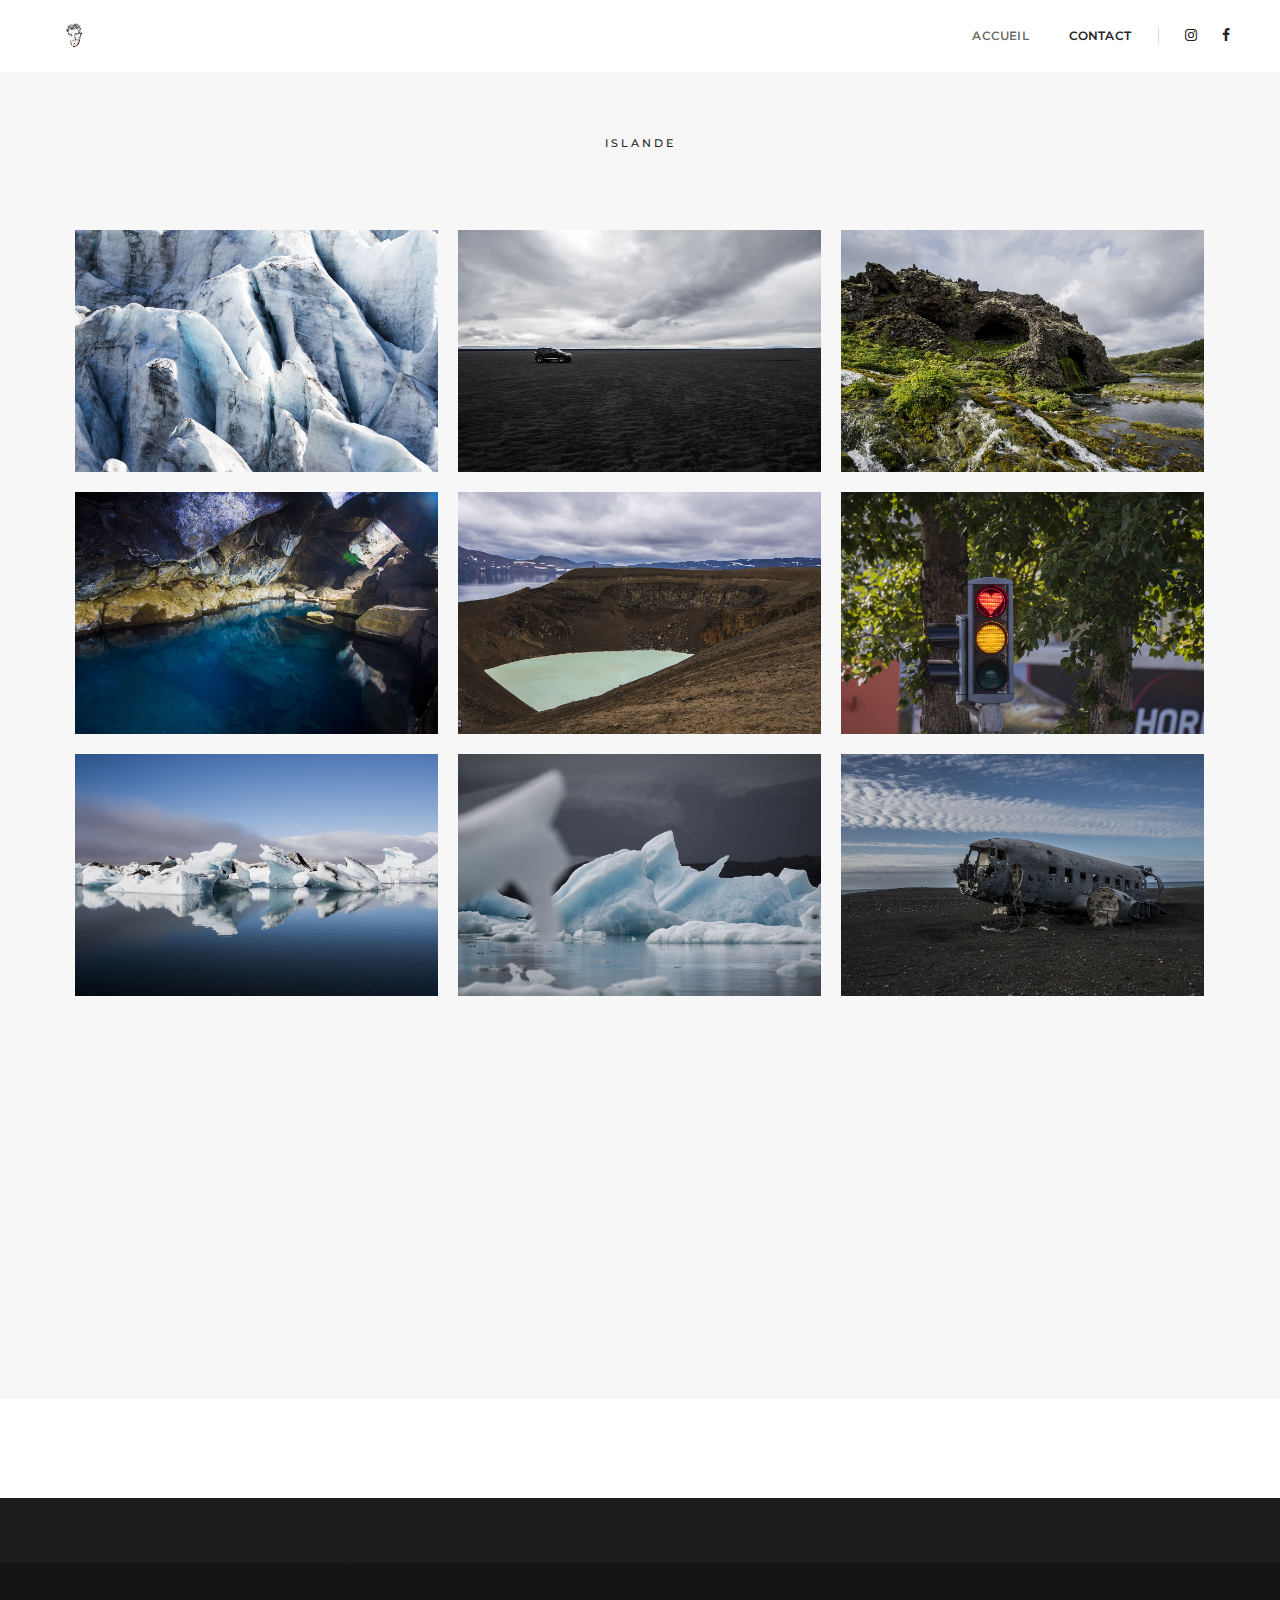
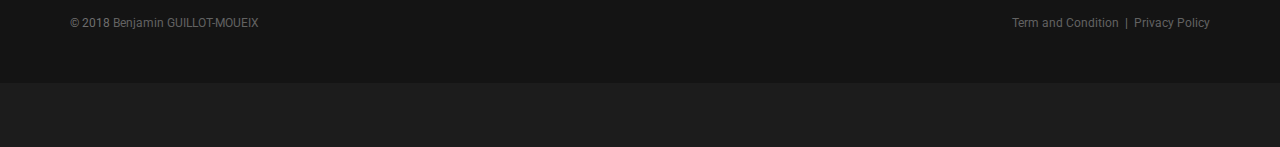
<file: islande.html>
<!doctype html>
<html class="no-js" lang="en">
    <head>
        <!-- title -->
        <title>Benjamin GUILLOT - MOUEIX</title>
        <meta charset="utf-8">
        <meta http-equiv="X-UA-Compatible" content="IE=edge" />
        <meta name="viewport" content="width=device-width,initial-scale=1.0,maximum-scale=1" />
        <meta name="author" content="ThemeZaa">
        <!-- description -->
        <meta name="description" content="Benjamin GUILLOT-MOUEIX Islande.">
        <!-- keywords -->
        <meta name="keywords" content="creative, modern, clean, bootstrap responsive, html5, css3, portfolio, blog, agency, templates, multipurpose, one page, corporate, start-up, studio, branding, designer, freelancer, carousel, parallax, photography, personal, masonry, grid, coming soon, faq">
        <!-- favicon -->
        <link rel="shortcut icon" href="images/favicon.png">
        <link rel="apple-touch-icon" href="images/apple-touch-icon-57x57.png">
        <link rel="apple-touch-icon" sizes="72x72" href="images/apple-touch-icon-72x72.png">
        <link rel="apple-touch-icon" sizes="114x114" href="images/apple-touch-icon-114x114.png">
        <!-- animation -->
        <link rel="stylesheet" href="css/animate.css" />
        <!-- bootstrap -->
        <link rel="stylesheet" href="css/bootstrap.min.css" />
        <!-- et line icon -->
        <link rel="stylesheet" href="css/et-line-icons.css" />
        <!-- font-awesome icon -->
        <link rel="stylesheet" href="css/font-awesome.min.css" />
        <!-- themify icon -->
        <link rel="stylesheet" href="css/themify-icons.css">
        <!-- swiper carousel -->
        <link rel="stylesheet" href="css/swiper.min.css">
        <!-- justified gallery  -->
        <link rel="stylesheet" href="css/justified-gallery.min.css">
        <!-- magnific popup -->
        <link rel="stylesheet" href="css/magnific-popup.css" />
        <!-- revolution slider -->
        <link rel="stylesheet" type="text/css" href="revolution/css/settings.css" media="screen" />
        <link rel="stylesheet" type="text/css" href="revolution/css/layers.css">
        <link rel="stylesheet" type="text/css" href="revolution/css/navigation.css">
        <!-- bootsnav -->
        <link rel="stylesheet" href="css/bootsnav.css">
        <!-- style -->
        <link rel="stylesheet" href="css/style.css" />
        <!-- responsive css -->
        <link rel="stylesheet" href="css/responsive.css" />
        <!--[if IE]>
            <script src="js/html5shiv.js"></script>
        <![endif]-->
    </head>
    <body>
        <!-- start header -->
        <header>
            <!-- start navigation -->
            <nav class="navbar navbar-default bootsnav bg-white nav-box-width navbar-top">
                <div class="container-fluid nav-header-container">
                    <div class="row">
                        <!-- start logo -->
                        <div class="col-md-2 col-xs-5">
                            <a href="index.html" title="Ben" class="logo"><img src="images/logoben.png" data-at2x="images/logoben.png" class="logo-dark default" alt="ben"><img src="images/logo-white.png" data-at2x="images/logo-white@2x.png" alt="Pofo" class="logo-light"></a>
                        </div>
                        <!-- end logo -->
                        <div class="col-md-7 col-xs-2 width-auto pull-right accordion-menu xs-no-padding-right">
                            <button type="button" class="navbar-toggle collapsed pull-right" data-toggle="collapse" data-target="#navbar-collapse-toggle-1">
                                <span class="sr-only">toggle navigation</span>
                                <span class="icon-bar"></span>
                                <span class="icon-bar"></span>
                                <span class="icon-bar"></span>
                            </button>
                            <div class="navbar-collapse collapse pull-right" id="navbar-collapse-toggle-1">
                                <ul id="accordion" class="nav navbar-nav navbar-left no-margin alt-font text-normal" data-in="fadeIn" data-out="fadeOut">
                                    <!-- start menu item -->
                                    <li class="dropdown megamenu-fw">
                                        <a href="javascript:void(0);">Accueil</a><i class="fa fa-angle-down dropdown-toggle" data-toggle="dropdown" aria-hidden="true"></i>
                                        <!-- start sub menu -->
                                        <div class="menu-back-div dropdown-menu megamenu-content mega-menu collapse mega-menu-full">
                                            <ul class="equalize sm-equalize-auto">
                                                <!-- start sub menu column  -->
                                                <li class="mega-menu-column col-lg-3 col-md-3 col-sm-12 col-xs-12">
                                                    <!-- start sub menu item  -->
                                                    <ul>
                                                        <li class="dropdown-header">Exploration Urbaine</li>
                                                        <li><a href="piano.html">Château du Pianiste</a></li>
                                                        <li><a href="ligus.html">Bureau Ligus</a></li>
                                                        <li><a href="anges.html">Petit Séminaire</a></li>
                                                        <li><a href="banque.html">Banque</a></li>
                                                        <li><a href="fleur.html">Hotel des Fleurs</a></li>
                                                        <li><a href="bambi.html">Château Bambi</a></li>


                                                    </ul>
                                                    <!-- end sub menu item  -->
                                                </li>
                                                <!-- end sub menu column -->
                                                <!-- start sub menu column -->
                                                <li class="mega-menu-column col-lg-3 col-md-3 col-sm-12 col-xs-12">
                                                    <!-- start sub menu item  -->
                                                    <ul>
                                                        <li class="dropdown-header">Illustration</li>
                                                        <li><a href="home-creative-studio.html">Combattants</a></li>
                                                        <li><a href="home-creative-business.html">Jean-Claude Van Damme</a></li>

                                                    </ul>
                                                    <!-- end sub menu item  -->
                                                </li>
                                                <!-- end sub menu column  -->
                                                <!-- start sub menu column  -->
                                                <li class="mega-menu-column col-lg-3 col-md-3 col-sm-12 col-xs-12">
                                                    <!-- start sub menu item  -->
                                                    <ul>
                                                        <li class="dropdown-header">Design Graphique</li>
                                                        <li><a href="home-portfolio-minimal.html">Boulot 1</a></li>

                                                    </ul>
                                                    <!-- end sub menu item  -->
                                                </li>
                                                <!-- end sub menu column  -->
                                                <!-- start sub menu column  -->
                                                <li class="mega-menu-column col-lg-3 col-md-3 col-sm-12 col-xs-12">
                                                    <!-- start sub menu item  -->
                                                    <ul>
                                                        <li class="dropdown-header">Photographie</li>
                                                        <li><a href="home-blog-grid.html">Rue</a></li>
                                                        <li><a href="manif.html">Manifestation</a></li>
                                                        <li><a href="islande.html">Islande</a></li>

                                                    </ul>
                                                    <!-- end sub menu item  -->
                                                </li>
                                                <!-- end sub menu column  -->
                                            </ul>
                                            <!-- end sub menu -->
                                        </div>
                                    </li>
                                    <!-- end menu item -->
                                    <li class="dropdown simple-dropdown"><a href="javascript:void(0);">Contact</a><i class="fa fa-angle-down dropdown-toggle" data-toggle="dropdown" aria-hidden="true"></i>
                                        <!-- start sub menu -->
                                        <ul class="dropdown-menu" role="menu">
                                            <li class="dropdown"><a class="dropdown-toggle" data-toggle="dropdown" href="javascript:void(0);">A propos <i class="fa fa-angle-right"></i></a>
                                                <ul class="dropdown-menu">
                                                    <li><a href="about-us-simple.html">Benjamin GUILLOT-MOUEIX</a></li>

                                                </ul>
                                            </li>

                                            <li class="dropdown"><a class="dropdown-toggle" data-toggle="dropdown" href="javascript:void(0);">Contact <i class="fa fa-angle-right"></i></a>
                                                <ul class="dropdown-menu">
                                                    <li><a href="contact-us-simple.html">Contact simple</a></li>

                                                </ul>
                                            </li>


                            </div>
                        </div>

                            <div class="header-social-icon xs-display-none">
                              <a href="https://www.instagram.com/jexplore_ton_jardin/" title="Instagram" target="_blank"><i class="fa fa-instagram text-extra-dark-gray text-deep-pink-hover" aria-hidden="true"></i></a>
                              <a href="https://www.facebook.com/profile.php?id=100009917202300" title="Facebook" target="_blank"><i class="fa fa-facebook text-extra-dark-gray text-deep-pink-hover" aria-hidden="true"></i></a>

                            </div>
                        </div>
                    </div>
                </div>
            </nav>
            <!-- end navigation -->
        </header>
        <!-- end header -->

        <!-- start gallery section -->
        <section class="wow fadeIn bg-light-gray">
            <div class="container">
                <div class="row">
                    <div class="col-md-12 text-center">
                        <div class="text-extra-small letter-spacing-3 alt-font text-extra-dark-gray text-uppercase margin-70px-bottom xs-margin-30px-bottom display-inline-block">Islande</div>
                    </div>
                </div>
                <div class="row">
                    <div class="col-md-12 no-padding xs-padding-15px-lr">
                        <div class="filter-content overflow-hidden">
                            <ul class="portfolio-grid work-3col gutter-large hover-option4 lightbox-gallery">
                                <li class="grid-sizer"></li>
                                <!-- start portfolio item -->
                                <li class="grid-item web branding design wow fadeInUp">
                                    <a href="imgs/islande/2.jpg" title="Islande">
                                        <figure>
                                            <div class="portfolio-img bg-extra-dark-gray"><img src="imgs/islande/2.jpg" alt="Glacier" class="project-img-gallery"/></div>
                                            <figcaption>
                                                <div class="portfolio-hover-main text-center">
                                                    <div class="portfolio-hover-box vertical-align-middle">
                                                        <div class="portfolio-hover-content position-relative">
                                                            <i class="ti-zoom-in text-white fa-2x"></i>
                                                        </div>
                                                    </div>
                                                </div>
                                            </figcaption>
                                        </figure>
                                    </a>
                                </li>
                                <!-- end portfolio item -->
                                <!-- start portfolio item -->
                                <li class="grid-item web branding design wow fadeInUp" data-wow-delay="0.2s">
                                    <a href="imgs/islande/1.jpg" title="Islande">
                                        <figure>
                                            <div class="portfolio-img bg-extra-dark-gray"><img src="imgs/islande/1.jpg" alt="" class="project-img-gallery"/></div>
                                            <figcaption>
                                                <div class="portfolio-hover-main text-center">
                                                    <div class="portfolio-hover-box vertical-align-middle">
                                                        <div class="portfolio-hover-content position-relative">
                                                            <i class="ti-zoom-in text-white fa-2x"></i>
                                                        </div>
                                                    </div>
                                                </div>
                                            </figcaption>
                                        </figure>
                                    </a>
                                </li>
                                <!-- end portfolio item -->
                                <!-- start portfolio item -->
                                <li class="grid-item wow fadeInUp" data-wow-delay="0.4s">
                                    <a href="imgs/islande/3.jpg" title="Islande">
                                        <figure>
                                            <div class="portfolio-img bg-extra-dark-gray"><img src="imgs/islande/3.jpg" alt="" class="project-img-gallery"/></div>
                                            <figcaption>
                                                <div class="portfolio-hover-main text-center">
                                                    <div class="portfolio-hover-box vertical-align-middle">
                                                        <div class="portfolio-hover-content position-relative">
                                                            <i class="ti-zoom-in text-white fa-2x"></i>
                                                        </div>
                                                    </div>
                                                </div>
                                            </figcaption>
                                        </figure>
                                    </a>
                                </li>
                                <!-- end portfolio item -->
                                <!-- start portfolio item -->
                                <li class="grid-item wow fadeInUp" data-wow-delay="0.4s">
                                    <a href="imgs/islande/4.jpg" title="Islande">
                                        <figure>
                                            <div class="portfolio-img bg-extra-dark-gray"><img src="imgs/islande/4.jpg" alt="" class="project-img-gallery"/></div>
                                            <figcaption>
                                                <div class="portfolio-hover-main text-center">
                                                    <div class="portfolio-hover-box vertical-align-middle">
                                                        <div class="portfolio-hover-content position-relative">
                                                            <i class="ti-zoom-in text-white fa-2x"></i>
                                                        </div>
                                                    </div>
                                                </div>
                                            </figcaption>
                                        </figure>
                                    </a>
                                </li>
                                <!-- end portfolio item -->
                                <!-- start portfolio item -->
                                <li class="grid-item wow fadeInUp" data-wow-delay="0.4s">
                                    <a href="imgs/islande/5.jpg" title="Islande">
                                        <figure>
                                            <div class="portfolio-img bg-extra-dark-gray"><img src="imgs/islande/5.jpg" alt="" class="project-img-gallery"/></div>
                                            <figcaption>
                                                <div class="portfolio-hover-main text-center">
                                                    <div class="portfolio-hover-box vertical-align-middle">
                                                        <div class="portfolio-hover-content position-relative">
                                                            <i class="ti-zoom-in text-white fa-2x"></i>
                                                        </div>
                                                    </div>
                                                </div>
                                            </figcaption>
                                        </figure>
                                    </a>
                                </li>
                                <!-- end portfolio item -->
                                <!-- start portfolio item -->
                                <li class="grid-item wow fadeInUp" data-wow-delay="0.4s">
                                    <a href="imgs/islande/6.jpg" title="Islande">
                                        <figure>
                                            <div class="portfolio-img bg-extra-dark-gray"><img src="imgs/islande/6.jpg" alt="" class="project-img-gallery"/></div>
                                            <figcaption>
                                                <div class="portfolio-hover-main text-center">
                                                    <div class="portfolio-hover-box vertical-align-middle">
                                                        <div class="portfolio-hover-content position-relative">
                                                            <i class="ti-zoom-in text-white fa-2x"></i>
                                                        </div>
                                                    </div>
                                                </div>
                                            </figcaption>
                                        </figure>
                                    </a>
                                </li>
                                <!-- end portfolio item -->
                                <!-- start portfolio item -->
                                <li class="grid-item web branding design wow fadeInUp" data-wow-delay="0.2s">
                                    <a href="imgs/islande/7.jpg" title="Islande">
                                        <figure>
                                            <div class="portfolio-img bg-extra-dark-gray"><img src="imgs/islande/7.jpg" alt="" class="project-img-gallery"/></div>
                                            <figcaption>
                                                <div class="portfolio-hover-main text-center">
                                                    <div class="portfolio-hover-box vertical-align-middle">
                                                        <div class="portfolio-hover-content position-relative">
                                                            <i class="ti-zoom-in text-white fa-2x"></i>
                                                        </div>
                                                    </div>
                                                </div>
                                            </figcaption>
                                        </figure>
                                    </a>
                                </li>
                                <!-- end portfolio item -->
                                <!-- start portfolio item -->
                                <li class="grid-item web branding design wow fadeInUp" data-wow-delay="0.2s">
                                    <a href="imgs/islande/8.jpg" title="Islande">
                                        <figure>
                                            <div class="portfolio-img bg-extra-dark-gray"><img src="imgs/islande/8.jpg" alt="" class="project-img-gallery"/></div>
                                            <figcaption>
                                                <div class="portfolio-hover-main text-center">
                                                    <div class="portfolio-hover-box vertical-align-middle">
                                                        <div class="portfolio-hover-content position-relative">
                                                            <i class="ti-zoom-in text-white fa-2x"></i>
                                                        </div>
                                                    </div>
                                                </div>
                                            </figcaption>
                                        </figure>
                                    </a>
                                </li>
                                <!-- end portfolio item -->
                                <!-- start portfolio item -->
                                <li class="grid-item web branding design wow fadeInUp" data-wow-delay="0.2s">
                                    <a href="imgs/islande/9.jpg" title="Islande">
                                        <figure>
                                            <div class="portfolio-img bg-extra-dark-gray"><img src="imgs/islande/9.jpg" alt="" class="project-img-gallery"/></div>
                                            <figcaption>
                                                <div class="portfolio-hover-main text-center">
                                                    <div class="portfolio-hover-box vertical-align-middle">
                                                        <div class="portfolio-hover-content position-relative">
                                                            <i class="ti-zoom-in text-white fa-2x"></i>
                                                        </div>
                                                    </div>
                                                </div>
                                            </figcaption>
                                        </figure>
                                    </a>
                                </li>
                                <!-- end portfolio item -->
                                <!-- start portfolio item -->
                                <li class="grid-item web branding design wow fadeInUp" data-wow-delay="0.2s">
                                    <a href="imgs/islande/10.jpg" title="Islande">
                                        <figure>
                                            <div class="portfolio-img bg-extra-dark-gray"><img src="imgs/islande/10.jpg" alt="" class="project-img-gallery"/></div>
                                            <figcaption>
                                                <div class="portfolio-hover-main text-center">
                                                    <div class="portfolio-hover-box vertical-align-middle">
                                                        <div class="portfolio-hover-content position-relative">
                                                            <i class="ti-zoom-in text-white fa-2x"></i>
                                                        </div>
                                                    </div>
                                                </div>
                                            </figcaption>
                                        </figure>
                                    </a>
                                </li>
                                <!-- end portfolio item -->
                                <!-- start portfolio item -->
                                <li class="grid-item web branding design wow fadeInUp" data-wow-delay="0.2s">
                                    <a href="imgs/islande/11.jpg" title="Islande">
                                        <figure>
                                            <div class="portfolio-img bg-extra-dark-gray"><img src="imgs/islande/11.jpg" alt="" class="project-img-gallery"/></div>
                                            <figcaption>
                                                <div class="portfolio-hover-main text-center">
                                                    <div class="portfolio-hover-box vertical-align-middle">
                                                        <div class="portfolio-hover-content position-relative">
                                                            <i class="ti-zoom-in text-white fa-2x"></i>
                                                        </div>
                                                    </div>
                                                </div>
                                            </figcaption>
                                        </figure>
                                    </a>
                                </li>
                                <!-- end portfolio item -->
                                <!-- start portfolio item -->
                                <li class="grid-item web branding design wow fadeInUp" data-wow-delay="0.2s">
                                    <a href="imgs/islande/12.jpg" title="Islande">
                                        <figure>
                                            <div class="portfolio-img bg-extra-dark-gray"><img src="imgs/islande/12.jpg" alt="" class="project-img-gallery"/></div>
                                            <figcaption>
                                                <div class="portfolio-hover-main text-center">
                                                    <div class="portfolio-hover-box vertical-align-middle">
                                                        <div class="portfolio-hover-content position-relative">
                                                            <i class="ti-zoom-in text-white fa-2x"></i>
                                                        </div>
                                                    </div>
                                                </div>
                                            </figcaption>
                                        </figure>
                                    </a>
                                </li>
                                <!-- end portfolio item -->
                            </ul>
                        </div>
                    </div>
                </div>
            </div>
        </section>
        <!-- end image gallery section -->
        <!-- start blog navigation bar section -->
        <section class="wow fadeIn border-top border-width-1 border-color-medium-gray no-padding">
            <div class="container-fluid">
                <div class="row">
                    <div class="display-table width-100 padding-30px-lr sm-padding-15px-lr">
                        <div class="width-45 text-left display-table-cell vertical-align-middle">
                            <div class="blog-nav-link blog-nav-link-prev text-extra-dark-gray">
                                <span class="text-medium-gray text-extra-small display-block text-uppercase xs-display-none">Exploration Urbaine</span>
                                <a href="piano.html">
                                    <i class="ti-arrow-left blog-nav-icon"></i>
                                    Château Piano
                                </a>
                            </div>
                        </div>
                        <div class="width-10 text-center display-table-cell vertical-align-middle">
                            <a href="index.html" class="blog-nav-link blog-nav-home"><i class="ti-layout-grid2-alt"></i></a>
                        </div>
                        <div class="width-45 text-right display-table-cell vertical-align-middle">
                            <div class="blog-nav-link blog-nav-link-next text-extra-dark-gray">
                                <span class="text-medium-gray text-extra-small display-block text-uppercase xs-display-none"></span>
                                <a href="illu.html">
                                    <i class="ti-arrow-right blog-nav-icon"></i>
                                    Illustrations
                                </a>
                            </div>
                        </div>
                    </div>
                </div>
            </div>
        </section>
        <!-- end blog navigation bar section -->
        <!-- start footer -->
        <footer class="footer-standard-dark bg-extra-dark-gray">
            <div class="footer-widget-area padding-five-tb xs-padding-30px-tb">
                <div class="container">
                    <div class="row equalize xs-equalize-auto">
                        <div class="col-md-3 col-sm-6 col-xs-12 widget border-right border-color-medium-dark-gray sm-no-border-right sm-margin-30px-bottom xs-text-center">

                    </div>
                </div>
            </div>
            <div class="bg-dark-footer padding-50px-tb text-center xs-padding-30px-tb">
                <div class="container">
                    <div class="row">
                        <!-- start copyright -->
                        <div class="col-md-6 col-sm-6 col-xs-12 text-left text-small xs-text-center">&copy; 2018 <a href="https://www.instagram.com/jexplore_ton_jardin/" target="_blank" class="text-dark-gray">Benjamin GUILLOT-MOUEIX</a></div>
                        <div class="col-md-6 col-sm-6 col-xs-12 text-right text-small xs-text-center">
                            <a href="javascript:void(0);" class="text-dark-gray">Term and Condition</a>&nbsp;&nbsp;|&nbsp;&nbsp;<a href="javascript:void(0);" class="text-dark-gray">Privacy Policy</a>
                        </div>
                        <!-- end copyright -->
                    </div>
                </div>
            </div>
        </footer>
        <!-- end footer -->
        <!-- start scroll to top -->
        <a class="scroll-top-arrow" href="javascript:void(0);"><i class="ti-arrow-up"></i></a>
        <!-- end scroll to top  -->
        <!-- javascript libraries -->
        <script type="text/javascript" src="js/jquery.js"></script>
        <script type="text/javascript" src="js/modernizr.js"></script>
        <script type="text/javascript" src="js/bootstrap.min.js"></script>
        <script type="text/javascript" src="js/jquery.easing.1.3.js"></script>
        <script type="text/javascript" src="js/skrollr.min.js"></script>
        <script type="text/javascript" src="js/smooth-scroll.js"></script>
        <script type="text/javascript" src="js/jquery.appear.js"></script>
        <!-- menu navigation -->
        <script type="text/javascript" src="js/bootsnav.js"></script>
        <script type="text/javascript" src="js/jquery.nav.js"></script>
        <!-- animation -->
        <script type="text/javascript" src="js/wow.min.js"></script>
        <!-- page scroll -->
        <script type="text/javascript" src="js/page-scroll.js"></script>
        <!-- swiper carousel -->
        <script type="text/javascript" src="js/swiper.min.js"></script>
        <!-- counter -->
        <script type="text/javascript" src="js/jquery.count-to.js"></script>
        <!-- parallax -->
        <script type="text/javascript" src="js/jquery.stellar.js"></script>
        <!-- magnific popup -->
        <script type="text/javascript" src="js/jquery.magnific-popup.min.js"></script>
        <!-- portfolio with shorting tab -->
        <script type="text/javascript" src="js/isotope.pkgd.min.js"></script>
        <!-- images loaded -->
        <script type="text/javascript" src="js/imagesloaded.pkgd.min.js"></script>
        <!-- pull menu -->
        <script type="text/javascript" src="js/classie.js"></script>
        <script type="text/javascript" src="js/hamburger-menu.js"></script>
        <!-- counter  -->
        <script type="text/javascript" src="js/counter.js"></script>
        <!-- fit video  -->
        <script type="text/javascript" src="js/jquery.fitvids.js"></script>
        <!-- equalize -->
        <script type="text/javascript" src="js/equalize.min.js"></script>
        <!-- skill bars  -->
        <script type="text/javascript" src="js/skill.bars.jquery.js"></script>
        <!-- justified gallery  -->
        <script type="text/javascript" src="js/justified-gallery.min.js"></script>
        <!--pie chart-->
        <script type="text/javascript" src="js/jquery.easypiechart.min.js"></script>
        <!-- instagram -->
        <script type="text/javascript" src="js/instafeed.min.js"></script>
        <!-- retina -->
        <script type="text/javascript" src="js/retina.min.js"></script>
        <!-- revolution -->
        <script type="text/javascript" src="revolution/js/jquery.themepunch.tools.min.js"></script>
        <script type="text/javascript" src="revolution/js/jquery.themepunch.revolution.min.js"></script>
        <!-- revolution slider extensions (load below extensions JS files only on local file systems to make the slider work! The following part can be removed on server for on demand loading) -->
        <!--<script type="text/javascript" src="revolution/js/extensions/revolution.extension.actions.min.js"></script>
        <script type="text/javascript" src="revolution/js/extensions/revolution.extension.carousel.min.js"></script>
        <script type="text/javascript" src="revolution/js/extensions/revolution.extension.kenburn.min.js"></script>
        <script type="text/javascript" src="revolution/js/extensions/revolution.extension.layeranimation.min.js"></script>
        <script type="text/javascript" src="revolution/js/extensions/revolution.extension.migration.min.js"></script>
        <script type="text/javascript" src="revolution/js/extensions/revolution.extension.navigation.min.js"></script>
        <script type="text/javascript" src="revolution/js/extensions/revolution.extension.parallax.min.js"></script>
        <script type="text/javascript" src="revolution/js/extensions/revolution.extension.slideanims.min.js"></script>
        <script type="text/javascript" src="revolution/js/extensions/revolution.extension.video.min.js"></script>-->
        <!-- setting -->
        <script type="text/javascript" src="js/main.js"></script>
    </body>
</html>
</file>
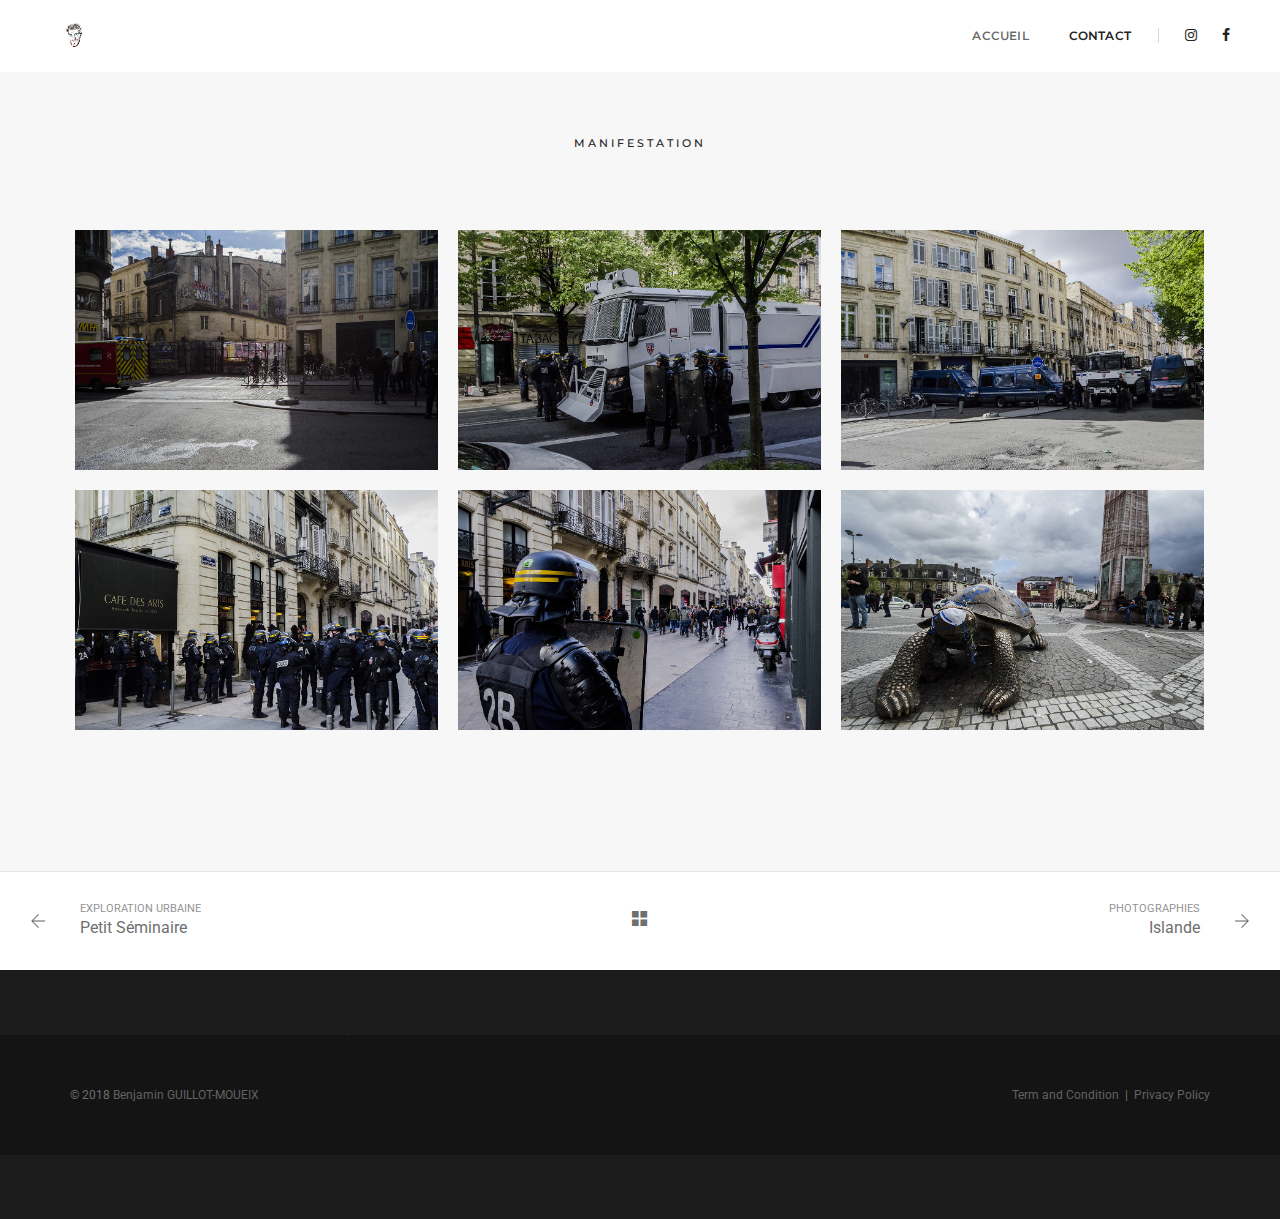
<file: manif.html>
<!doctype html>
<html class="no-js" lang="en">
    <head>
        <!-- title -->
        <title>Benjamin GUILLOT - MOUEIX</title>
        <meta charset="utf-8">
        <meta http-equiv="X-UA-Compatible" content="IE=edge" />
        <meta name="viewport" content="width=device-width,initial-scale=1.0,maximum-scale=1" />
        <meta name="author" content="ThemeZaa">
        <!-- description -->
        <meta name="description" content="POFO is a highly creative, modern, visually stunning and Bootstrap responsive multipurpose agency and portfolio HTML5 template with 25 ready home page demos.">
        <!-- keywords -->
        <meta name="keywords" content="creative, modern, clean, bootstrap responsive, html5, css3, portfolio, blog, agency, templates, multipurpose, one page, corporate, start-up, studio, branding, designer, freelancer, carousel, parallax, photography, personal, masonry, grid, coming soon, faq">
        <!-- favicon -->
        <link rel="shortcut icon" href="images/favicon.png">
        <link rel="apple-touch-icon" href="images/apple-touch-icon-57x57.png">
        <link rel="apple-touch-icon" sizes="72x72" href="images/apple-touch-icon-72x72.png">
        <link rel="apple-touch-icon" sizes="114x114" href="images/apple-touch-icon-114x114.png">
        <!-- animation -->
        <link rel="stylesheet" href="css/animate.css" />
        <!-- bootstrap -->
        <link rel="stylesheet" href="css/bootstrap.min.css" />
        <!-- et line icon -->
        <link rel="stylesheet" href="css/et-line-icons.css" />
        <!-- font-awesome icon -->
        <link rel="stylesheet" href="css/font-awesome.min.css" />
        <!-- themify icon -->
        <link rel="stylesheet" href="css/themify-icons.css">
        <!-- swiper carousel -->
        <link rel="stylesheet" href="css/swiper.min.css">
        <!-- justified gallery  -->
        <link rel="stylesheet" href="css/justified-gallery.min.css">
        <!-- magnific popup -->
        <link rel="stylesheet" href="css/magnific-popup.css" />
        <!-- revolution slider -->
        <link rel="stylesheet" type="text/css" href="revolution/css/settings.css" media="screen" />
        <link rel="stylesheet" type="text/css" href="revolution/css/layers.css">
        <link rel="stylesheet" type="text/css" href="revolution/css/navigation.css">
        <!-- bootsnav -->
        <link rel="stylesheet" href="css/bootsnav.css">
        <!-- style -->
        <link rel="stylesheet" href="css/style.css" />
        <!-- responsive css -->
        <link rel="stylesheet" href="css/responsive.css" />
        <!--[if IE]>
            <script src="js/html5shiv.js"></script>
        <![endif]-->
    </head>
    <body>
        <!-- start header -->
        <header>
            <!-- start navigation -->
            <nav class="navbar navbar-default bootsnav bg-white nav-box-width navbar-top">
                <div class="container-fluid nav-header-container">
                    <div class="row">
                        <!-- start logo -->
                        <div class="col-md-2 col-xs-5">
                            <a href="index.html" title="Ben" class="logo"><img src="images/logoben.png" data-at2x="images/logoben.png" class="logo-dark default" alt="ben"><img src="images/logo-white.png" data-at2x="images/logo-white@2x.png" alt="Pofo" class="logo-light"></a>
                        </div>
                        <!-- end logo -->
                        <div class="col-md-7 col-xs-2 width-auto pull-right accordion-menu xs-no-padding-right">
                            <button type="button" class="navbar-toggle collapsed pull-right" data-toggle="collapse" data-target="#navbar-collapse-toggle-1">
                                <span class="sr-only">toggle navigation</span>
                                <span class="icon-bar"></span>
                                <span class="icon-bar"></span>
                                <span class="icon-bar"></span>
                            </button>
                            <div class="navbar-collapse collapse pull-right" id="navbar-collapse-toggle-1">
                                <ul id="accordion" class="nav navbar-nav navbar-left no-margin alt-font text-normal" data-in="fadeIn" data-out="fadeOut">
                                    <!-- start menu item -->
                                    <li class="dropdown megamenu-fw">
                                        <a href="javascript:void(0);">Accueil</a><i class="fa fa-angle-down dropdown-toggle" data-toggle="dropdown" aria-hidden="true"></i>
                                        <!-- start sub menu -->
                                        <div class="menu-back-div dropdown-menu megamenu-content mega-menu collapse mega-menu-full">
                                            <ul class="equalize sm-equalize-auto">
                                                <!-- start sub menu column  -->
                                                <li class="mega-menu-column col-lg-3 col-md-3 col-sm-12 col-xs-12">
                                                    <!-- start sub menu item  -->
                                                    <ul>
                                                        <li class="dropdown-header">Exploration Urbaine</li>
                                                        <li><a href="piano.html">Château du Pianiste</a></li>
                                                        <li><a href="ligus.html">Bureau Ligus</a></li>
                                                        <li><a href="anges.html">Petit Séminaire</a></li>
                                                        <li><a href="banque.html">Banque</a></li>
                                                        <li><a href="fleur.html">Hotel des Fleurs</a></li>
                                                        <li><a href="bambi.html">Château Bambi</a></li>


                                                    </ul>
                                                    <!-- end sub menu item  -->
                                                </li>
                                                <!-- end sub menu column -->
                                                <!-- start sub menu column -->
                                                <li class="mega-menu-column col-lg-3 col-md-3 col-sm-12 col-xs-12">
                                                    <!-- start sub menu item  -->
                                                    <ul>
                                                        <li class="dropdown-header">Illustration</li>
                                                        <li><a href="home-creative-studio.html">Combattants</a></li>
                                                        <li><a href="home-creative-business.html">Jean-Claude Van Damme</a></li>

                                                    </ul>
                                                    <!-- end sub menu item  -->
                                                </li>
                                                <!-- end sub menu column  -->
                                                <!-- start sub menu column  -->
                                                <li class="mega-menu-column col-lg-3 col-md-3 col-sm-12 col-xs-12">
                                                    <!-- start sub menu item  -->
                                                    <ul>
                                                        <li class="dropdown-header">Design Graphique</li>
                                                        <li><a href="home-portfolio-minimal.html">Boulot 1</a></li>

                                                    </ul>
                                                    <!-- end sub menu item  -->
                                                </li>
                                                <!-- end sub menu column  -->
                                                <!-- start sub menu column  -->
                                                <li class="mega-menu-column col-lg-3 col-md-3 col-sm-12 col-xs-12">
                                                    <!-- start sub menu item  -->
                                                    <ul>
                                                        <li class="dropdown-header">Photographie</li>
                                                        <li><a href="home-blog-grid.html">Rue</a></li>
                                                        <li><a href="manif.html">Manifestation</a></li>
                                                        <li><a href="islande.html">Islande</a></li>

                                                    </ul>
                                                    <!-- end sub menu item  -->
                                                </li>
                                                <!-- end sub menu column  -->
                                            </ul>
                                            <!-- end sub menu -->
                                        </div>
                                    </li>
                                    <!-- end menu item -->
                                    <li class="dropdown simple-dropdown"><a href="javascript:void(0);">Contact</a><i class="fa fa-angle-down dropdown-toggle" data-toggle="dropdown" aria-hidden="true"></i>
                                        <!-- start sub menu -->
                                        <ul class="dropdown-menu" role="menu">
                                            <li class="dropdown"><a class="dropdown-toggle" data-toggle="dropdown" href="javascript:void(0);">A propos <i class="fa fa-angle-right"></i></a>
                                                <ul class="dropdown-menu">
                                                    <li><a href="about-us-simple.html">Benjamin GUILLOT-MOUEIX</a></li>

                                                </ul>
                                            </li>

                                            <li class="dropdown"><a class="dropdown-toggle" data-toggle="dropdown" href="javascript:void(0);">Contact <i class="fa fa-angle-right"></i></a>
                                                <ul class="dropdown-menu">
                                                    <li><a href="contact-us-simple.html">Contact simple</a></li>

                                                </ul>
                                            </li>


                            </div>
                        </div>

                            <div class="header-social-icon xs-display-none">
                              <a href="https://www.instagram.com/jexplore_ton_jardin/" title="Instagram" target="_blank"><i class="fa fa-instagram text-extra-dark-gray text-deep-pink-hover" aria-hidden="true"></i></a>
                              <a href="https://www.facebook.com/profile.php?id=100009917202300" title="Facebook" target="_blank"><i class="fa fa-facebook text-extra-dark-gray text-deep-pink-hover" aria-hidden="true"></i></a>

                            </div>
                        </div>
                    </div>
                </div>
            </nav>
            <!-- end navigation -->
        </header>
        <!-- end header -->

        <!-- start gallery section -->
        <section class="wow fadeIn bg-light-gray">
            <div class="container">
                <div class="row">
                    <div class="col-md-12 text-center">
                        <div class="text-extra-small letter-spacing-3 alt-font text-extra-dark-gray text-uppercase margin-70px-bottom xs-margin-30px-bottom display-inline-block">Manifestation</div>
                    </div>
                </div>
                <div class="row">
                    <div class="col-md-12 no-padding xs-padding-15px-lr">
                        <div class="filter-content overflow-hidden">
                            <ul class="portfolio-grid work-3col gutter-large hover-option4 lightbox-gallery">
                                <li class="grid-sizer"></li>
                                <!-- start portfolio item -->
                                <li class="grid-item web branding design wow fadeInUp">
                                    <a href="imgs/manif/2.jpg" title="Manifestation Bordeaux Contre le FN">
                                        <figure>
                                            <div class="portfolio-img bg-extra-dark-gray"><img src="imgs/manif/2.jpg" alt="" class="project-img-gallery"/></div>
                                            <figcaption>
                                                <div class="portfolio-hover-main text-center">
                                                    <div class="portfolio-hover-box vertical-align-middle">
                                                        <div class="portfolio-hover-content position-relative">
                                                            <i class="ti-zoom-in text-white fa-2x"></i>
                                                        </div>
                                                    </div>
                                                </div>
                                            </figcaption>
                                        </figure>
                                    </a>
                                </li>
                                <!-- end portfolio item -->
                                <!-- start portfolio item -->
                                <li class="grid-item web branding design wow fadeInUp" data-wow-delay="0.2s">
                                    <a href="imgs/manif/1.jpg" title="Manifestation Bordeaux Contre le FN">
                                        <figure>
                                            <div class="portfolio-img bg-extra-dark-gray"><img src="imgs/manif/1.jpg" alt="" class="project-img-gallery"/></div>
                                            <figcaption>
                                                <div class="portfolio-hover-main text-center">
                                                    <div class="portfolio-hover-box vertical-align-middle">
                                                        <div class="portfolio-hover-content position-relative">
                                                            <i class="ti-zoom-in text-white fa-2x"></i>
                                                        </div>
                                                    </div>
                                                </div>
                                            </figcaption>
                                        </figure>
                                    </a>
                                </li>
                                <!-- end portfolio item -->
                                <!-- start portfolio item -->
                                <li class="grid-item wow fadeInUp" data-wow-delay="0.4s">
                                    <a href="imgs/manif/3.jpg" title="Manifestation Bordeaux Contre le FN">
                                        <figure>
                                            <div class="portfolio-img bg-extra-dark-gray"><img src="imgs/manif/3.jpg" alt="" class="project-img-gallery"/></div>
                                            <figcaption>
                                                <div class="portfolio-hover-main text-center">
                                                    <div class="portfolio-hover-box vertical-align-middle">
                                                        <div class="portfolio-hover-content position-relative">
                                                            <i class="ti-zoom-in text-white fa-2x"></i>
                                                        </div>
                                                    </div>
                                                </div>
                                            </figcaption>
                                        </figure>
                                    </a>
                                </li>
                                <!-- end portfolio item -->
                                <!-- start portfolio item -->
                                <li class="grid-item wow fadeInUp" data-wow-delay="0.4s">
                                    <a href="imgs/manif/4.jpg" title="Manifestation Bordeaux Contre le FN">
                                        <figure>
                                            <div class="portfolio-img bg-extra-dark-gray"><img src="imgs/manif/4.jpg" alt="" class="project-img-gallery"/></div>
                                            <figcaption>
                                                <div class="portfolio-hover-main text-center">
                                                    <div class="portfolio-hover-box vertical-align-middle">
                                                        <div class="portfolio-hover-content position-relative">
                                                            <i class="ti-zoom-in text-white fa-2x"></i>
                                                        </div>
                                                    </div>
                                                </div>
                                            </figcaption>
                                        </figure>
                                    </a>
                                </li>
                                <!-- end portfolio item -->
                                <!-- start portfolio item -->
                                <li class="grid-item wow fadeInUp" data-wow-delay="0.4s">
                                    <a href="imgs/manif/5.jpg" title="Manifestation Bordeaux Contre le FN">
                                        <figure>
                                            <div class="portfolio-img bg-extra-dark-gray"><img src="imgs/manif/5.jpg" alt="" class="project-img-gallery"/></div>
                                            <figcaption>
                                                <div class="portfolio-hover-main text-center">
                                                    <div class="portfolio-hover-box vertical-align-middle">
                                                        <div class="portfolio-hover-content position-relative">
                                                            <i class="ti-zoom-in text-white fa-2x"></i>
                                                        </div>
                                                    </div>
                                                </div>
                                            </figcaption>
                                        </figure>
                                    </a>
                                </li>
                                <!-- end portfolio item -->
                                <!-- start portfolio item -->
                                <li class="grid-item wow fadeInUp" data-wow-delay="0.4s">
                                    <a href="imgs/manif/6.jpg" title="Manifestation Bordeaux Contre le FN">
                                        <figure>
                                            <div class="portfolio-img bg-extra-dark-gray"><img src="imgs/manif/6.jpg" alt="" class="project-img-gallery"/></div>
                                            <figcaption>
                                                <div class="portfolio-hover-main text-center">
                                                    <div class="portfolio-hover-box vertical-align-middle">
                                                        <div class="portfolio-hover-content position-relative">
                                                            <i class="ti-zoom-in text-white fa-2x"></i>
                                                        </div>
                                                    </div>
                                                </div>
                                            </figcaption>
                                        </figure>
                                    </a>
                                </li>
                                <!-- end portfolio item -->
                            </ul>
                        </div>
                    </div>
                </div>
            </div>
        </section>
        <!-- end image gallery section -->
        <!-- start blog navigation bar section -->
        <section class="wow fadeIn border-top border-width-1 border-color-medium-gray no-padding">
            <div class="container-fluid">
                <div class="row">
                    <div class="display-table width-100 padding-30px-lr sm-padding-15px-lr">
                        <div class="width-45 text-left display-table-cell vertical-align-middle">
                            <div class="blog-nav-link blog-nav-link-prev text-extra-dark-gray">
                                <span class="text-medium-gray text-extra-small display-block text-uppercase xs-display-none">Exploration Urbaine</span>
                                <a href="anges.html">
                                    <i class="ti-arrow-left blog-nav-icon"></i>
                                    Petit Séminaire
                                </a>
                            </div>
                        </div>
                        <div class="width-10 text-center display-table-cell vertical-align-middle">
                            <a href="index.html" class="blog-nav-link blog-nav-home"><i class="ti-layout-grid2-alt"></i></a>
                        </div>
                        <div class="width-45 text-right display-table-cell vertical-align-middle">
                            <div class="blog-nav-link blog-nav-link-next text-extra-dark-gray">
                                <span class="text-medium-gray text-extra-small display-block text-uppercase xs-display-none">Photographies</span>
                                <a href="islande.html">
                                    <i class="ti-arrow-right blog-nav-icon"></i>
                                    Islande
                                </a>
                            </div>
                        </div>
                    </div>
                </div>
            </div>
        </section>
        <!-- end blog navigation bar section -->
        <!-- start footer -->
        <footer class="footer-standard-dark bg-extra-dark-gray">
            <div class="footer-widget-area padding-five-tb xs-padding-30px-tb">
                <div class="container">
                    <div class="row equalize xs-equalize-auto">
                        <div class="col-md-3 col-sm-6 col-xs-12 widget border-right border-color-medium-dark-gray sm-no-border-right sm-margin-30px-bottom xs-text-center">

                    </div>
                </div>
            </div>
            <div class="bg-dark-footer padding-50px-tb text-center xs-padding-30px-tb">
                <div class="container">
                    <div class="row">
                        <!-- start copyright -->
                        <div class="col-md-6 col-sm-6 col-xs-12 text-left text-small xs-text-center">&copy; 2018 <a href="https://www.instagram.com/jexplore_ton_jardin/" target="_blank" class="text-dark-gray">Benjamin GUILLOT-MOUEIX</a></div>
                        <div class="col-md-6 col-sm-6 col-xs-12 text-right text-small xs-text-center">
                            <a href="javascript:void(0);" class="text-dark-gray">Term and Condition</a>&nbsp;&nbsp;|&nbsp;&nbsp;<a href="javascript:void(0);" class="text-dark-gray">Privacy Policy</a>
                        </div>
                        <!-- end copyright -->
                    </div>
                </div>
            </div>
        </footer>
        <!-- end footer -->
        <!-- start scroll to top -->
        <a class="scroll-top-arrow" href="javascript:void(0);"><i class="ti-arrow-up"></i></a>
        <!-- end scroll to top  -->
        <!-- javascript libraries -->
        <script type="text/javascript" src="js/jquery.js"></script>
        <script type="text/javascript" src="js/modernizr.js"></script>
        <script type="text/javascript" src="js/bootstrap.min.js"></script>
        <script type="text/javascript" src="js/jquery.easing.1.3.js"></script>
        <script type="text/javascript" src="js/skrollr.min.js"></script>
        <script type="text/javascript" src="js/smooth-scroll.js"></script>
        <script type="text/javascript" src="js/jquery.appear.js"></script>
        <!-- menu navigation -->
        <script type="text/javascript" src="js/bootsnav.js"></script>
        <script type="text/javascript" src="js/jquery.nav.js"></script>
        <!-- animation -->
        <script type="text/javascript" src="js/wow.min.js"></script>
        <!-- page scroll -->
        <script type="text/javascript" src="js/page-scroll.js"></script>
        <!-- swiper carousel -->
        <script type="text/javascript" src="js/swiper.min.js"></script>
        <!-- counter -->
        <script type="text/javascript" src="js/jquery.count-to.js"></script>
        <!-- parallax -->
        <script type="text/javascript" src="js/jquery.stellar.js"></script>
        <!-- magnific popup -->
        <script type="text/javascript" src="js/jquery.magnific-popup.min.js"></script>
        <!-- portfolio with shorting tab -->
        <script type="text/javascript" src="js/isotope.pkgd.min.js"></script>
        <!-- images loaded -->
        <script type="text/javascript" src="js/imagesloaded.pkgd.min.js"></script>
        <!-- pull menu -->
        <script type="text/javascript" src="js/classie.js"></script>
        <script type="text/javascript" src="js/hamburger-menu.js"></script>
        <!-- counter  -->
        <script type="text/javascript" src="js/counter.js"></script>
        <!-- fit video  -->
        <script type="text/javascript" src="js/jquery.fitvids.js"></script>
        <!-- equalize -->
        <script type="text/javascript" src="js/equalize.min.js"></script>
        <!-- skill bars  -->
        <script type="text/javascript" src="js/skill.bars.jquery.js"></script>
        <!-- justified gallery  -->
        <script type="text/javascript" src="js/justified-gallery.min.js"></script>
        <!--pie chart-->
        <script type="text/javascript" src="js/jquery.easypiechart.min.js"></script>
        <!-- instagram -->
        <script type="text/javascript" src="js/instafeed.min.js"></script>
        <!-- retina -->
        <script type="text/javascript" src="js/retina.min.js"></script>
        <!-- revolution -->
        <script type="text/javascript" src="revolution/js/jquery.themepunch.tools.min.js"></script>
        <script type="text/javascript" src="revolution/js/jquery.themepunch.revolution.min.js"></script>
        <!-- revolution slider extensions (load below extensions JS files only on local file systems to make the slider work! The following part can be removed on server for on demand loading) -->
        <!--<script type="text/javascript" src="revolution/js/extensions/revolution.extension.actions.min.js"></script>
        <script type="text/javascript" src="revolution/js/extensions/revolution.extension.carousel.min.js"></script>
        <script type="text/javascript" src="revolution/js/extensions/revolution.extension.kenburn.min.js"></script>
        <script type="text/javascript" src="revolution/js/extensions/revolution.extension.layeranimation.min.js"></script>
        <script type="text/javascript" src="revolution/js/extensions/revolution.extension.migration.min.js"></script>
        <script type="text/javascript" src="revolution/js/extensions/revolution.extension.navigation.min.js"></script>
        <script type="text/javascript" src="revolution/js/extensions/revolution.extension.parallax.min.js"></script>
        <script type="text/javascript" src="revolution/js/extensions/revolution.extension.slideanims.min.js"></script>
        <script type="text/javascript" src="revolution/js/extensions/revolution.extension.video.min.js"></script>-->
        <!-- setting -->
        <script type="text/javascript" src="js/main.js"></script>
    </body>
</html>
</file>
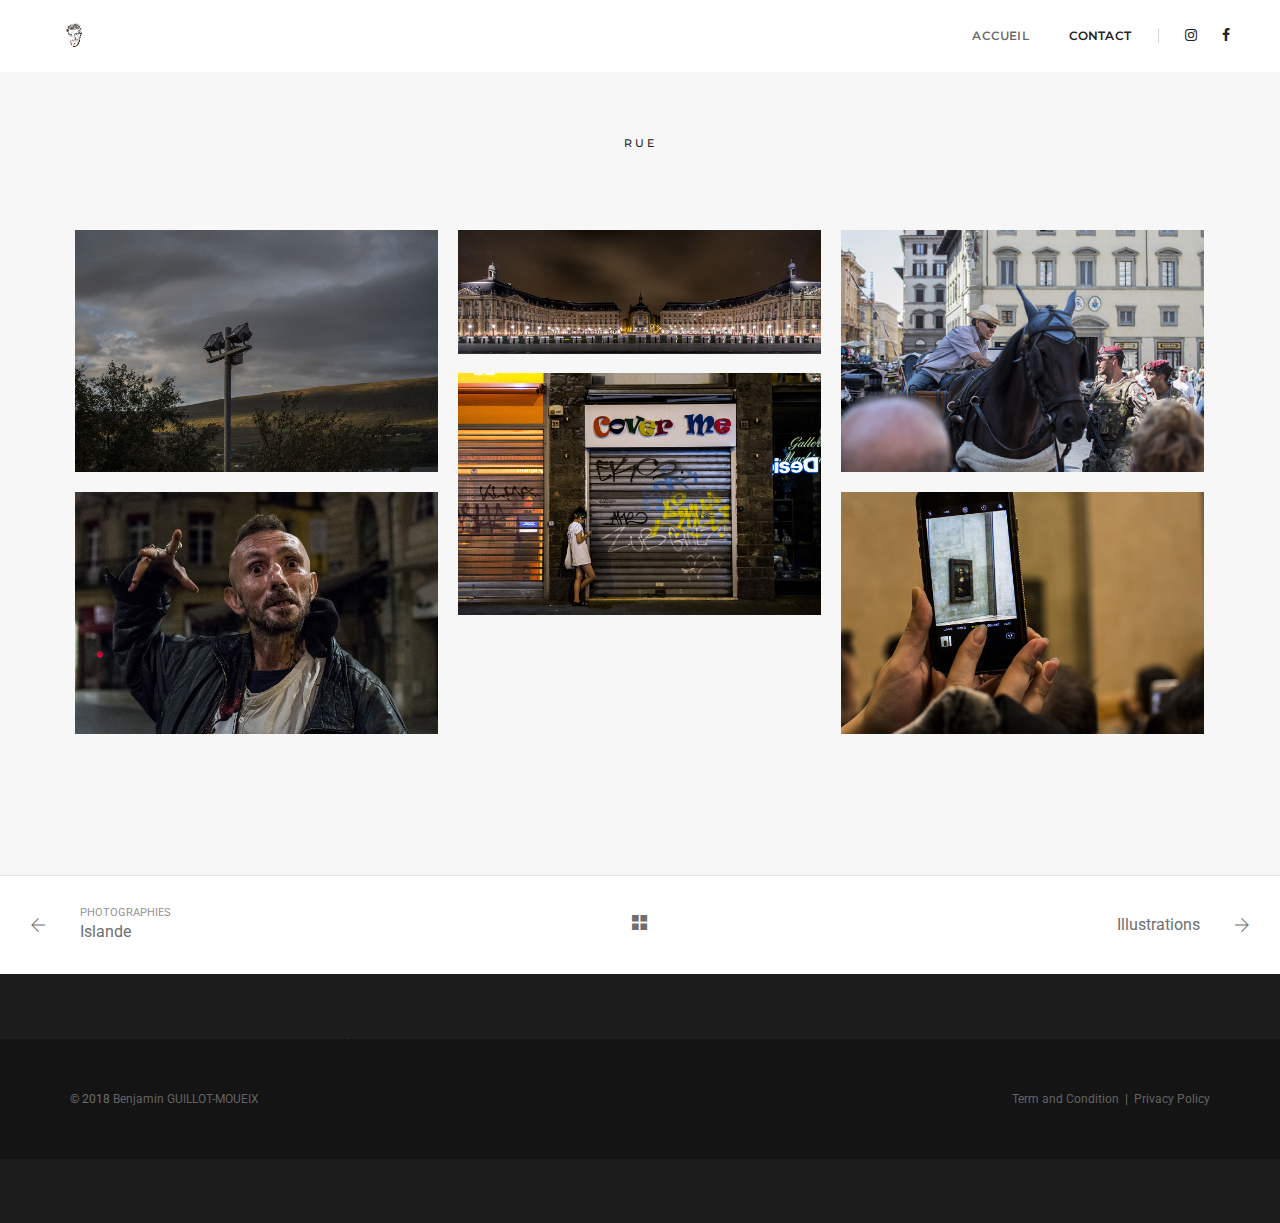
<file: rue.html>
<!doctype html>
<html class="no-js" lang="en">
    <head>
        <!-- title -->
        <title>Benjamin GUILLOT - MOUEIX</title>
        <meta charset="utf-8">
        <meta http-equiv="X-UA-Compatible" content="IE=edge" />
        <meta name="viewport" content="width=device-width,initial-scale=1.0,maximum-scale=1" />
        <meta name="author" content="ThemeZaa">
        <!-- description -->
        <meta name="description" content="Benjamin GUILLOT-MOUEIX Islande.">
        <!-- keywords -->
        <meta name="keywords" content="creative, modern, clean, bootstrap responsive, html5, css3, portfolio, blog, agency, templates, multipurpose, one page, corporate, start-up, studio, branding, designer, freelancer, carousel, parallax, photography, personal, masonry, grid, coming soon, faq">
        <!-- favicon -->
        <link rel="shortcut icon" href="images/favicon.png">
        <link rel="apple-touch-icon" href="images/apple-touch-icon-57x57.png">
        <link rel="apple-touch-icon" sizes="72x72" href="images/apple-touch-icon-72x72.png">
        <link rel="apple-touch-icon" sizes="114x114" href="images/apple-touch-icon-114x114.png">
        <!-- animation -->
        <link rel="stylesheet" href="css/animate.css" />
        <!-- bootstrap -->
        <link rel="stylesheet" href="css/bootstrap.min.css" />
        <!-- et line icon -->
        <link rel="stylesheet" href="css/et-line-icons.css" />
        <!-- font-awesome icon -->
        <link rel="stylesheet" href="css/font-awesome.min.css" />
        <!-- themify icon -->
        <link rel="stylesheet" href="css/themify-icons.css">
        <!-- swiper carousel -->
        <link rel="stylesheet" href="css/swiper.min.css">
        <!-- justified gallery  -->
        <link rel="stylesheet" href="css/justified-gallery.min.css">
        <!-- magnific popup -->
        <link rel="stylesheet" href="css/magnific-popup.css" />
        <!-- revolution slider -->
        <link rel="stylesheet" type="text/css" href="revolution/css/settings.css" media="screen" />
        <link rel="stylesheet" type="text/css" href="revolution/css/layers.css">
        <link rel="stylesheet" type="text/css" href="revolution/css/navigation.css">
        <!-- bootsnav -->
        <link rel="stylesheet" href="css/bootsnav.css">
        <!-- style -->
        <link rel="stylesheet" href="css/style.css" />
        <!-- responsive css -->
        <link rel="stylesheet" href="css/responsive.css" />
        <!--[if IE]>
            <script src="js/html5shiv.js"></script>
        <![endif]-->
    </head>
    <body>
        <!-- start header -->
        <header>
            <!-- start navigation -->
            <nav class="navbar navbar-default bootsnav bg-white nav-box-width navbar-top">
                <div class="container-fluid nav-header-container">
                    <div class="row">
                        <!-- start logo -->
                        <div class="col-md-2 col-xs-5">
                            <a href="index.html" title="Ben" class="logo"><img src="images/logoben.png" data-at2x="images/logoben.png" class="logo-dark default" alt="ben"><img src="images/logo-white.png" data-at2x="images/logo-white@2x.png" alt="Pofo" class="logo-light"></a>
                        </div>
                        <!-- end logo -->
                        <div class="col-md-7 col-xs-2 width-auto pull-right accordion-menu xs-no-padding-right">
                            <button type="button" class="navbar-toggle collapsed pull-right" data-toggle="collapse" data-target="#navbar-collapse-toggle-1">
                                <span class="sr-only">toggle navigation</span>
                                <span class="icon-bar"></span>
                                <span class="icon-bar"></span>
                                <span class="icon-bar"></span>
                            </button>
                            <div class="navbar-collapse collapse pull-right" id="navbar-collapse-toggle-1">
                                <ul id="accordion" class="nav navbar-nav navbar-left no-margin alt-font text-normal" data-in="fadeIn" data-out="fadeOut">
                                    <!-- start menu item -->
                                    <li class="dropdown megamenu-fw">
                                        <a href="javascript:void(0);">Accueil</a><i class="fa fa-angle-down dropdown-toggle" data-toggle="dropdown" aria-hidden="true"></i>
                                        <!-- start sub menu -->
                                        <div class="menu-back-div dropdown-menu megamenu-content mega-menu collapse mega-menu-full">
                                            <ul class="equalize sm-equalize-auto">
                                                <!-- start sub menu column  -->
                                                <li class="mega-menu-column col-lg-3 col-md-3 col-sm-12 col-xs-12">
                                                    <!-- start sub menu item  -->
                                                    <ul>
                                                        <li class="dropdown-header">Exploration Urbaine</li>
                                                        <li><a href="piano.html">Château du Pianiste</a></li>
                                                        <li><a href="ligus.html">Bureau Ligus</a></li>
                                                        <li><a href="anges.html">Petit Séminaire</a></li>
                                                        <li><a href="banque.html">Banque</a></li>
                                                        <li><a href="fleur.html">Hotel des Fleurs</a></li>
                                                        <li><a href="bambi.html">Château Bambi</a></li>


                                                    </ul>
                                                    <!-- end sub menu item  -->
                                                </li>
                                                <!-- end sub menu column -->
                                                <!-- start sub menu column -->
                                                <li class="mega-menu-column col-lg-3 col-md-3 col-sm-12 col-xs-12">
                                                    <!-- start sub menu item  -->
                                                    <ul>
                                                        <li class="dropdown-header">Illustration</li>
                                                        <li><a href="home-creative-studio.html">Combattants</a></li>
                                                        <li><a href="home-creative-business.html">Jean-Claude Van Damme</a></li>

                                                    </ul>
                                                    <!-- end sub menu item  -->
                                                </li>
                                                <!-- end sub menu column  -->
                                                <!-- start sub menu column  -->
                                                <li class="mega-menu-column col-lg-3 col-md-3 col-sm-12 col-xs-12">
                                                    <!-- start sub menu item  -->
                                                    <ul>
                                                        <li class="dropdown-header">Design Graphique</li>
                                                        <li><a href="home-portfolio-minimal.html">Boulot 1</a></li>

                                                    </ul>
                                                    <!-- end sub menu item  -->
                                                </li>
                                                <!-- end sub menu column  -->
                                                <!-- start sub menu column  -->
                                                <li class="mega-menu-column col-lg-3 col-md-3 col-sm-12 col-xs-12">
                                                    <!-- start sub menu item  -->
                                                    <ul>
                                                        <li class="dropdown-header">Photographie</li>
                                                        <li><a href="rue.html">Rue</a></li>
                                                        <li><a href="manif.html">Manifestation</a></li>
                                                        <li><a href="islande.html">Islande</a></li>

                                                    </ul>
                                                    <!-- end sub menu item  -->
                                                </li>
                                                <!-- end sub menu column  -->
                                            </ul>
                                            <!-- end sub menu -->
                                        </div>
                                    </li>
                                    <!-- end menu item -->
                                    <li class="dropdown simple-dropdown"><a href="javascript:void(0);">Contact</a><i class="fa fa-angle-down dropdown-toggle" data-toggle="dropdown" aria-hidden="true"></i>
                                        <!-- start sub menu -->
                                        <ul class="dropdown-menu" role="menu">
                                            <li class="dropdown"><a class="dropdown-toggle" data-toggle="dropdown" href="javascript:void(0);">A propos <i class="fa fa-angle-right"></i></a>
                                                <ul class="dropdown-menu">
                                                    <li><a href="about-us-simple.html">Benjamin GUILLOT-MOUEIX</a></li>

                                                </ul>
                                            </li>

                                            <li class="dropdown"><a class="dropdown-toggle" data-toggle="dropdown" href="javascript:void(0);">Contact <i class="fa fa-angle-right"></i></a>
                                                <ul class="dropdown-menu">
                                                    <li><a href="contact-us-simple.html">Contact simple</a></li>

                                                </ul>
                                            </li>


                            </div>
                        </div>

                            <div class="header-social-icon xs-display-none">
                              <a href="https://www.instagram.com/jexplore_ton_jardin/" title="Instagram" target="_blank"><i class="fa fa-instagram text-extra-dark-gray text-deep-pink-hover" aria-hidden="true"></i></a>
                              <a href="https://www.facebook.com/profile.php?id=100009917202300" title="Facebook" target="_blank"><i class="fa fa-facebook text-extra-dark-gray text-deep-pink-hover" aria-hidden="true"></i></a>

                            </div>
                        </div>
                    </div>
                </div>
            </nav>
            <!-- end navigation -->
        </header>
        <!-- end header -->

        <!-- start gallery section -->
        <section class="wow fadeIn bg-light-gray">
            <div class="container">
                <div class="row">
                    <div class="col-md-12 text-center">
                        <div class="text-extra-small letter-spacing-3 alt-font text-extra-dark-gray text-uppercase margin-70px-bottom xs-margin-30px-bottom display-inline-block">Rue</div>
                    </div>
                </div>
                <div class="row">
                    <div class="col-md-12 no-padding xs-padding-15px-lr">
                        <div class="filter-content overflow-hidden">
                            <ul class="portfolio-grid work-3col gutter-large hover-option4 lightbox-gallery">
                                <li class="grid-sizer"></li>
                                <!-- start portfolio item -->
                                <li class="grid-item web branding design wow fadeInUp">
                                    <a href="imgs/rue/2.jpg" title="Akureyri, Islande">
                                        <figure>
                                            <div class="portfolio-img bg-extra-dark-gray"><img src="imgs/rue/2.jpg" alt="" class="project-img-gallery"/></div>
                                            <figcaption>
                                                <div class="portfolio-hover-main text-center">
                                                    <div class="portfolio-hover-box vertical-align-middle">
                                                        <div class="portfolio-hover-content position-relative">
                                                            <i class="ti-zoom-in text-white fa-2x"></i>
                                                        </div>
                                                    </div>
                                                </div>
                                            </figcaption>
                                        </figure>
                                    </a>
                                </li>
                                <!-- end portfolio item -->
                                <!-- start portfolio item -->
                                <li class="grid-item web branding design wow fadeInUp" data-wow-delay="0.2s">
                                    <a href="imgs/rue/1.jpg" title="Bordeaux, France">
                                        <figure>
                                            <div class="portfolio-img bg-extra-dark-gray"><img src="imgs/rue/1.jpg" alt="" class="project-img-gallery"/></div>
                                            <figcaption>
                                                <div class="portfolio-hover-main text-center">
                                                    <div class="portfolio-hover-box vertical-align-middle">
                                                        <div class="portfolio-hover-content position-relative">
                                                            <i class="ti-zoom-in text-white fa-2x"></i>
                                                        </div>
                                                    </div>
                                                </div>
                                            </figcaption>
                                        </figure>
                                    </a>
                                </li>
                                <!-- end portfolio item -->
                                <!-- start portfolio item -->
                                <li class="grid-item wow fadeInUp" data-wow-delay="0.4s">
                                    <a href="imgs/rue/3.jpg" title="Florence, Italie">
                                        <figure>
                                            <div class="portfolio-img bg-extra-dark-gray"><img src="imgs/rue/3.jpg" alt="" class="project-img-gallery"/></div>
                                            <figcaption>
                                                <div class="portfolio-hover-main text-center">
                                                    <div class="portfolio-hover-box vertical-align-middle">
                                                        <div class="portfolio-hover-content position-relative">
                                                            <i class="ti-zoom-in text-white fa-2x"></i>
                                                        </div>
                                                    </div>
                                                </div>
                                            </figcaption>
                                        </figure>
                                    </a>
                                </li>
                                <!-- end portfolio item -->
                                <!-- start portfolio item -->
                                <li class="grid-item wow fadeInUp" data-wow-delay="0.4s">
                                    <a href="imgs/rue/4.jpg" title="Florence, Italie">
                                        <figure>
                                            <div class="portfolio-img bg-extra-dark-gray"><img src="imgs/rue/4.jpg" alt="" class="project-img-gallery"/></div>
                                            <figcaption>
                                                <div class="portfolio-hover-main text-center">
                                                    <div class="portfolio-hover-box vertical-align-middle">
                                                        <div class="portfolio-hover-content position-relative">
                                                            <i class="ti-zoom-in text-white fa-2x"></i>
                                                        </div>
                                                    </div>
                                                </div>
                                            </figcaption>
                                        </figure>
                                    </a>
                                </li>
                                <!-- end portfolio item -->
                                <!-- start portfolio item -->
                                <li class="grid-item wow fadeInUp" data-wow-delay="0.4s">
                                    <a href="imgs/rue/5.jpg" title="Paris, France">
                                        <figure>
                                            <div class="portfolio-img bg-extra-dark-gray"><img src="imgs/rue/5.jpg" alt="" class="project-img-gallery"/></div>
                                            <figcaption>
                                                <div class="portfolio-hover-main text-center">
                                                    <div class="portfolio-hover-box vertical-align-middle">
                                                        <div class="portfolio-hover-content position-relative">
                                                            <i class="ti-zoom-in text-white fa-2x"></i>
                                                        </div>
                                                    </div>
                                                </div>
                                            </figcaption>
                                        </figure>
                                    </a>
                                </li>
                                <!-- end portfolio item -->
                                <!-- start portfolio item -->
                                <li class="grid-item wow fadeInUp" data-wow-delay="0.4s">
                                    <a href="imgs/rue/6.jpg" title="Bordeaux, France">
                                        <figure>
                                            <div class="portfolio-img bg-extra-dark-gray"><img src="imgs/rue/6.jpg" alt="" class="project-img-gallery"/></div>
                                            <figcaption>
                                                <div class="portfolio-hover-main text-center">
                                                    <div class="portfolio-hover-box vertical-align-middle">
                                                        <div class="portfolio-hover-content position-relative">
                                                            <i class="ti-zoom-in text-white fa-2x"></i>
                                                        </div>
                                                    </div>
                                                </div>
                                            </figcaption>
                                        </figure>
                                    </a>
                                </li>
                                <!-- end portfolio item -->
                            </ul>
                        </div>
                    </div>
                </div>
            </div>
        </section>
        <!-- end image gallery section -->
        <!-- start blog navigation bar section -->
        <section class="wow fadeIn border-top border-width-1 border-color-medium-gray no-padding">
            <div class="container-fluid">
                <div class="row">
                    <div class="display-table width-100 padding-30px-lr sm-padding-15px-lr">
                        <div class="width-45 text-left display-table-cell vertical-align-middle">
                            <div class="blog-nav-link blog-nav-link-prev text-extra-dark-gray">
                                <span class="text-medium-gray text-extra-small display-block text-uppercase xs-display-none">Photographies</span>
                                <a href="islande.html">
                                    <i class="ti-arrow-left blog-nav-icon"></i>
                                    Islande
                                </a>
                            </div>
                        </div>
                        <div class="width-10 text-center display-table-cell vertical-align-middle">
                            <a href="index.html" class="blog-nav-link blog-nav-home"><i class="ti-layout-grid2-alt"></i></a>
                        </div>
                        <div class="width-45 text-right display-table-cell vertical-align-middle">
                            <div class="blog-nav-link blog-nav-link-next text-extra-dark-gray">
                                <span class="text-medium-gray text-extra-small display-block text-uppercase xs-display-none"></span>
                                <a href="illu.html">
                                    <i class="ti-arrow-right blog-nav-icon"></i>
                                    Illustrations
                                </a>
                            </div>
                        </div>
                    </div>
                </div>
            </div>
        </section>
        <!-- end blog navigation bar section -->
        <!-- start footer -->
        <footer class="footer-standard-dark bg-extra-dark-gray">
            <div class="footer-widget-area padding-five-tb xs-padding-30px-tb">
                <div class="container">
                    <div class="row equalize xs-equalize-auto">
                        <div class="col-md-3 col-sm-6 col-xs-12 widget border-right border-color-medium-dark-gray sm-no-border-right sm-margin-30px-bottom xs-text-center">

                    </div>
                </div>
            </div>
            <div class="bg-dark-footer padding-50px-tb text-center xs-padding-30px-tb">
                <div class="container">
                    <div class="row">
                        <!-- start copyright -->
                        <div class="col-md-6 col-sm-6 col-xs-12 text-left text-small xs-text-center">&copy; 2018 <a href="https://www.instagram.com/jexplore_ton_jardin/" target="_blank" class="text-dark-gray">Benjamin GUILLOT-MOUEIX</a></div>
                        <div class="col-md-6 col-sm-6 col-xs-12 text-right text-small xs-text-center">
                            <a href="javascript:void(0);" class="text-dark-gray">Term and Condition</a>&nbsp;&nbsp;|&nbsp;&nbsp;<a href="javascript:void(0);" class="text-dark-gray">Privacy Policy</a>
                        </div>
                        <!-- end copyright -->
                    </div>
                </div>
            </div>
        </footer>
        <!-- end footer -->
        <!-- start scroll to top -->
        <a class="scroll-top-arrow" href="javascript:void(0);"><i class="ti-arrow-up"></i></a>
        <!-- end scroll to top  -->
        <!-- javascript libraries -->
        <script type="text/javascript" src="js/jquery.js"></script>
        <script type="text/javascript" src="js/modernizr.js"></script>
        <script type="text/javascript" src="js/bootstrap.min.js"></script>
        <script type="text/javascript" src="js/jquery.easing.1.3.js"></script>
        <script type="text/javascript" src="js/skrollr.min.js"></script>
        <script type="text/javascript" src="js/smooth-scroll.js"></script>
        <script type="text/javascript" src="js/jquery.appear.js"></script>
        <!-- menu navigation -->
        <script type="text/javascript" src="js/bootsnav.js"></script>
        <script type="text/javascript" src="js/jquery.nav.js"></script>
        <!-- animation -->
        <script type="text/javascript" src="js/wow.min.js"></script>
        <!-- page scroll -->
        <script type="text/javascript" src="js/page-scroll.js"></script>
        <!-- swiper carousel -->
        <script type="text/javascript" src="js/swiper.min.js"></script>
        <!-- counter -->
        <script type="text/javascript" src="js/jquery.count-to.js"></script>
        <!-- parallax -->
        <script type="text/javascript" src="js/jquery.stellar.js"></script>
        <!-- magnific popup -->
        <script type="text/javascript" src="js/jquery.magnific-popup.min.js"></script>
        <!-- portfolio with shorting tab -->
        <script type="text/javascript" src="js/isotope.pkgd.min.js"></script>
        <!-- images loaded -->
        <script type="text/javascript" src="js/imagesloaded.pkgd.min.js"></script>
        <!-- pull menu -->
        <script type="text/javascript" src="js/classie.js"></script>
        <script type="text/javascript" src="js/hamburger-menu.js"></script>
        <!-- counter  -->
        <script type="text/javascript" src="js/counter.js"></script>
        <!-- fit video  -->
        <script type="text/javascript" src="js/jquery.fitvids.js"></script>
        <!-- equalize -->
        <script type="text/javascript" src="js/equalize.min.js"></script>
        <!-- skill bars  -->
        <script type="text/javascript" src="js/skill.bars.jquery.js"></script>
        <!-- justified gallery  -->
        <script type="text/javascript" src="js/justified-gallery.min.js"></script>
        <!--pie chart-->
        <script type="text/javascript" src="js/jquery.easypiechart.min.js"></script>
        <!-- instagram -->
        <script type="text/javascript" src="js/instafeed.min.js"></script>
        <!-- retina -->
        <script type="text/javascript" src="js/retina.min.js"></script>
        <!-- revolution -->
        <script type="text/javascript" src="revolution/js/jquery.themepunch.tools.min.js"></script>
        <script type="text/javascript" src="revolution/js/jquery.themepunch.revolution.min.js"></script>
        <!-- revolution slider extensions (load below extensions JS files only on local file systems to make the slider work! The following part can be removed on server for on demand loading) -->
        <!--<script type="text/javascript" src="revolution/js/extensions/revolution.extension.actions.min.js"></script>
        <script type="text/javascript" src="revolution/js/extensions/revolution.extension.carousel.min.js"></script>
        <script type="text/javascript" src="revolution/js/extensions/revolution.extension.kenburn.min.js"></script>
        <script type="text/javascript" src="revolution/js/extensions/revolution.extension.layeranimation.min.js"></script>
        <script type="text/javascript" src="revolution/js/extensions/revolution.extension.migration.min.js"></script>
        <script type="text/javascript" src="revolution/js/extensions/revolution.extension.navigation.min.js"></script>
        <script type="text/javascript" src="revolution/js/extensions/revolution.extension.parallax.min.js"></script>
        <script type="text/javascript" src="revolution/js/extensions/revolution.extension.slideanims.min.js"></script>
        <script type="text/javascript" src="revolution/js/extensions/revolution.extension.video.min.js"></script>-->
        <!-- setting -->
        <script type="text/javascript" src="js/main.js"></script>
    </body>
</html>
</file>
<file: css/et-line-icons.css>
@font-face {
	font-family: 'et-line';
	src:url('../fonts/et-line.eot');
	src:url('../fonts/et-line.eot?#iefix') format('embedded-opentype'),
		url('../fonts/et-line.woff') format('woff'),
		url('../fonts/et-line.ttf') format('truetype'),
		url('../fonts/et-line.svg#et-line') format('svg');
	font-weight: normal;
	font-style: normal;
}

/* Use the following CSS code if you want to use data attributes for inserting your icons */
[data-icon]:before {
	font-family: 'et-line';
	content: attr(data-icon);
	speak: none;
	font-weight: normal;
	font-variant: normal;
	text-transform: none;
	line-height: 1;
	-webkit-font-smoothing: antialiased;
	-moz-osx-font-smoothing: grayscale;
	display:inline-block;
}

/* Use the following CSS code if you want to have a class per icon */
/*
Instead of a list of all class selectors,
you can use the generic selector below, but it's slower:
[class*="icon-"] {
*/
.icon-mobile, .icon-laptop, .icon-desktop, .icon-tablet, .icon-phone, .icon-document, .icon-documents, .icon-search, .icon-clipboard, .icon-newspaper, .icon-notebook, .icon-book-open, .icon-browser, .icon-calendar, .icon-presentation, .icon-picture, .icon-pictures, .icon-video, .icon-camera, .icon-printer, .icon-toolbox, .icon-briefcase, .icon-wallet, .icon-gift, .icon-bargraph, .icon-grid, .icon-expand, .icon-focus, .icon-edit, .icon-adjustments, .icon-ribbon, .icon-hourglass, .icon-lock, .icon-megaphone, .icon-shield, .icon-trophy, .icon-flag, .icon-map, .icon-puzzle, .icon-basket, .icon-envelope, .icon-streetsign, .icon-telescope, .icon-gears, .icon-key, .icon-paperclip, .icon-attachment, .icon-pricetags, .icon-lightbulb, .icon-layers, .icon-pencil, .icon-tools, .icon-tools-2, .icon-scissors, .icon-paintbrush, .icon-magnifying-glass, .icon-circle-compass, .icon-linegraph, .icon-mic, .icon-strategy, .icon-beaker, .icon-caution, .icon-recycle, .icon-anchor, .icon-profile-male, .icon-profile-female, .icon-bike, .icon-wine, .icon-hotairballoon, .icon-globe, .icon-genius, .icon-map-pin, .icon-dial, .icon-chat, .icon-heart, .icon-cloud, .icon-upload, .icon-download, .icon-target, .icon-hazardous, .icon-piechart, .icon-speedometer, .icon-global, .icon-compass, .icon-lifesaver, .icon-clock, .icon-aperture, .icon-quote, .icon-scope, .icon-alarmclock, .icon-refresh, .icon-happy, .icon-sad, .icon-facebook, .icon-twitter, .icon-googleplus, .icon-rss, .icon-tumblr, .icon-linkedin, .icon-dribbble {
	font-family: 'et-line';
	speak: none;
	font-style: normal;
	font-weight: normal;
	font-variant: normal;
	text-transform: none;
	line-height: 1.1;
	-webkit-font-smoothing: antialiased;
	-moz-osx-font-smoothing: grayscale;
	display:inline-block;
}
.icon-mobile:before {
	content: "\e000";
}
.icon-laptop:before {
	content: "\e001";
}
.icon-desktop:before {
	content: "\e002";
}
.icon-tablet:before {
	content: "\e003";
}
.icon-phone:before {
	content: "\e004";
}
.icon-document:before {
	content: "\e005";
}
.icon-documents:before {
	content: "\e006";
}
.icon-search:before {
	content: "\e007";
}
.icon-clipboard:before {
	content: "\e008";
}
.icon-newspaper:before {
	content: "\e009";
}
.icon-notebook:before {
	content: "\e00a";
}
.icon-book-open:before {
	content: "\e00b";
}
.icon-browser:before {
	content: "\e00c";
}
.icon-calendar:before {
	content: "\e00d";
}
.icon-presentation:before {
	content: "\e00e";
}
.icon-picture:before {
	content: "\e00f";
}
.icon-pictures:before {
	content: "\e010";
}
.icon-video:before {
	content: "\e011";
}
.icon-camera:before {
	content: "\e012";
}
.icon-printer:before {
	content: "\e013";
}
.icon-toolbox:before {
	content: "\e014";
}
.icon-briefcase:before {
	content: "\e015";
}
.icon-wallet:before {
	content: "\e016";
}
.icon-gift:before {
	content: "\e017";
}
.icon-bargraph:before {
	content: "\e018";
}
.icon-grid:before {
	content: "\e019";
}
.icon-expand:before {
	content: "\e01a";
}
.icon-focus:before {
	content: "\e01b";
}
.icon-edit:before {
	content: "\e01c";
}
.icon-adjustments:before {
	content: "\e01d";
}
.icon-ribbon:before {
	content: "\e01e";
}
.icon-hourglass:before {
	content: "\e01f";
}
.icon-lock:before {
	content: "\e020";
}
.icon-megaphone:before {
	content: "\e021";
}
.icon-shield:before {
	content: "\e022";
}
.icon-trophy:before {
	content: "\e023";
}
.icon-flag:before {
	content: "\e024";
}
.icon-map:before {
	content: "\e025";
}
.icon-puzzle:before {
	content: "\e026";
}
.icon-basket:before {
	content: "\e027";
}
.icon-envelope:before {
	content: "\e028";
}
.icon-streetsign:before {
	content: "\e029";
}
.icon-telescope:before {
	content: "\e02a";
}
.icon-gears:before {
	content: "\e02b";
}
.icon-key:before {
	content: "\e02c";
}
.icon-paperclip:before {
	content: "\e02d";
}
.icon-attachment:before {
	content: "\e02e";
}
.icon-pricetags:before {
	content: "\e02f";
}
.icon-lightbulb:before {
	content: "\e030";
}
.icon-layers:before {
	content: "\e031";
}
.icon-pencil:before {
	content: "\e032";
}
.icon-tools:before {
	content: "\e033";
}
.icon-tools-2:before {
	content: "\e034";
}
.icon-scissors:before {
	content: "\e035";
}
.icon-paintbrush:before {
	content: "\e036";
}
.icon-magnifying-glass:before {
	content: "\e037";
}
.icon-circle-compass:before {
	content: "\e038";
}
.icon-linegraph:before {
	content: "\e039";
}
.icon-mic:before {
	content: "\e03a";
}
.icon-strategy:before {
	content: "\e03b";
}
.icon-beaker:before {
	content: "\e03c";
}
.icon-caution:before {
	content: "\e03d";
}
.icon-recycle:before {
	content: "\e03e";
}
.icon-anchor:before {
	content: "\e03f";
}
.icon-profile-male:before {
	content: "\e040";
}
.icon-profile-female:before {
	content: "\e041";
}
.icon-bike:before {
	content: "\e042";
}
.icon-wine:before {
	content: "\e043";
}
.icon-hotairballoon:before {
	content: "\e044";
}
.icon-globe:before {
	content: "\e045";
}
.icon-genius:before {
	content: "\e046";
}
.icon-map-pin:before {
	content: "\e047";
}
.icon-dial:before {
	content: "\e048";
}
.icon-chat:before {
	content: "\e049";
}
.icon-heart:before {
	content: "\e04a";
}
.icon-cloud:before {
	content: "\e04b";
}
.icon-upload:before {
	content: "\e04c";
}
.icon-download:before {
	content: "\e04d";
}
.icon-target:before {
	content: "\e04e";
}
.icon-hazardous:before {
	content: "\e04f";
}
.icon-piechart:before {
	content: "\e050";
}
.icon-speedometer:before {
	content: "\e051";
}
.icon-global:before {
	content: "\e052";
}
.icon-compass:before {
	content: "\e053";
}
.icon-lifesaver:before {
	content: "\e054";
}
.icon-clock:before {
	content: "\e055";
}
.icon-aperture:before {
	content: "\e056";
}
.icon-quote:before {
	content: "\e057";
}
.icon-scope:before {
	content: "\e058";
}
.icon-alarmclock:before {
	content: "\e059";
}
.icon-refresh:before {
	content: "\e05a";
}
.icon-happy:before {
	content: "\e05b";
}
.icon-sad:before {
	content: "\e05c";
}
.icon-facebook:before {
	content: "\e05d";
}
.icon-twitter:before {
	content: "\e05e";
}
.icon-googleplus:before {
	content: "\e05f";
}
.icon-rss:before {
	content: "\e060";
}
.icon-tumblr:before {
	content: "\e061";
}
.icon-linkedin:before {
	content: "\e062";
}
.icon-dribbble:before {
	content: "\e063";
}
</file>
<file: css/themify-icons.css>
@font-face {
	font-family: 'themify';
	src:url('../fonts/themify.eot?-fvbane');
	src:url('../fonts/themify.eot?#iefix-fvbane') format('embedded-opentype'),
		url('../fonts/themify.woff?-fvbane') format('woff'),
		url('../fonts/themify.ttf?-fvbane') format('truetype'),
		url('../fonts/themify.svg?-fvbane#themify') format('svg');
	font-weight: normal;
	font-style: normal;
}

[class^="ti-"], [class*=" ti-"] {
	font-family: 'themify';
	speak: none;
	font-style: normal;
	font-weight: normal;
	font-variant: normal;
	text-transform: none;
	line-height: 1;
        display: inline-block;

	/* Better Font Rendering =========== */
	-webkit-font-smoothing: antialiased;
	-moz-osx-font-smoothing: grayscale;
}

.ti-wand:before {
	content: "\e600";
}
.ti-volume:before {
	content: "\e601";
}
.ti-user:before {
	content: "\e602";
}
.ti-unlock:before {
	content: "\e603";
}
.ti-unlink:before {
	content: "\e604";
}
.ti-trash:before {
	content: "\e605";
}
.ti-thought:before {
	content: "\e606";
}
.ti-target:before {
	content: "\e607";
}
.ti-tag:before {
	content: "\e608";
}
.ti-tablet:before {
	content: "\e609";
}
.ti-star:before {
	content: "\e60a";
}
.ti-spray:before {
	content: "\e60b";
}
.ti-signal:before {
	content: "\e60c";
}
.ti-shopping-cart:before {
	content: "\e60d";
}
.ti-shopping-cart-full:before {
	content: "\e60e";
}
.ti-settings:before {
	content: "\e60f";
}
.ti-search:before {
	content: "\e610";
}
.ti-zoom-in:before {
	content: "\e611";
}
.ti-zoom-out:before {
	content: "\e612";
}
.ti-cut:before {
	content: "\e613";
}
.ti-ruler:before {
	content: "\e614";
}
.ti-ruler-pencil:before {
	content: "\e615";
}
.ti-ruler-alt:before {
	content: "\e616";
}
.ti-bookmark:before {
	content: "\e617";
}
.ti-bookmark-alt:before {
	content: "\e618";
}
.ti-reload:before {
	content: "\e619";
}
.ti-plus:before {
	content: "\e61a";
}
.ti-pin:before {
	content: "\e61b";
}
.ti-pencil:before {
	content: "\e61c";
}
.ti-pencil-alt:before {
	content: "\e61d";
}
.ti-paint-roller:before {
	content: "\e61e";
}
.ti-paint-bucket:before {
	content: "\e61f";
}
.ti-na:before {
	content: "\e620";
}
.ti-mobile:before {
	content: "\e621";
}
.ti-minus:before {
	content: "\e622";
}
.ti-medall:before {
	content: "\e623";
}
.ti-medall-alt:before {
	content: "\e624";
}
.ti-marker:before {
	content: "\e625";
}
.ti-marker-alt:before {
	content: "\e626";
}
.ti-arrow-up:before {
	content: "\e627";
}
.ti-arrow-right:before {
	content: "\e628";
}
.ti-arrow-left:before {
	content: "\e629";
}
.ti-arrow-down:before {
	content: "\e62a";
}
.ti-lock:before {
	content: "\e62b";
}
.ti-location-arrow:before {
	content: "\e62c";
}
.ti-link:before {
	content: "\e62d";
}
.ti-layout:before {
	content: "\e62e";
}
.ti-layers:before {
	content: "\e62f";
}
.ti-layers-alt:before {
	content: "\e630";
}
.ti-key:before {
	content: "\e631";
}
.ti-import:before {
	content: "\e632";
}
.ti-image:before {
	content: "\e633";
}
.ti-heart:before {
	content: "\e634";
}
.ti-heart-broken:before {
	content: "\e635";
}
.ti-hand-stop:before {
	content: "\e636";
}
.ti-hand-open:before {
	content: "\e637";
}
.ti-hand-drag:before {
	content: "\e638";
}
.ti-folder:before {
	content: "\e639";
}
.ti-flag:before {
	content: "\e63a";
}
.ti-flag-alt:before {
	content: "\e63b";
}
.ti-flag-alt-2:before {
	content: "\e63c";
}
.ti-eye:before {
	content: "\e63d";
}
.ti-export:before {
	content: "\e63e";
}
.ti-exchange-vertical:before {
	content: "\e63f";
}
.ti-desktop:before {
	content: "\e640";
}
.ti-cup:before {
	content: "\e641";
}
.ti-crown:before {
	content: "\e642";
}
.ti-comments:before {
	content: "\e643";
}
.ti-comment:before {
	content: "\e644";
}
.ti-comment-alt:before {
	content: "\e645";
}
.ti-close:before {
	content: "\e646";
}
.ti-clip:before {
	content: "\e647";
}
.ti-angle-up:before {
	content: "\e648";
}
.ti-angle-right:before {
	content: "\e649";
}
.ti-angle-left:before {
	content: "\e64a";
}
.ti-angle-down:before {
	content: "\e64b";
}
.ti-check:before {
	content: "\e64c";
}
.ti-check-box:before {
	content: "\e64d";
}
.ti-camera:before {
	content: "\e64e";
}
.ti-announcement:before {
	content: "\e64f";
}
.ti-brush:before {
	content: "\e650";
}
.ti-briefcase:before {
	content: "\e651";
}
.ti-bolt:before {
	content: "\e652";
}
.ti-bolt-alt:before {
	content: "\e653";
}
.ti-blackboard:before {
	content: "\e654";
}
.ti-bag:before {
	content: "\e655";
}
.ti-move:before {
	content: "\e656";
}
.ti-arrows-vertical:before {
	content: "\e657";
}
.ti-arrows-horizontal:before {
	content: "\e658";
}
.ti-fullscreen:before {
	content: "\e659";
}
.ti-arrow-top-right:before {
	content: "\e65a";
}
.ti-arrow-top-left:before {
	content: "\e65b";
}
.ti-arrow-circle-up:before {
	content: "\e65c";
}
.ti-arrow-circle-right:before {
	content: "\e65d";
}
.ti-arrow-circle-left:before {
	content: "\e65e";
}
.ti-arrow-circle-down:before {
	content: "\e65f";
}
.ti-angle-double-up:before {
	content: "\e660";
}
.ti-angle-double-right:before {
	content: "\e661";
}
.ti-angle-double-left:before {
	content: "\e662";
}
.ti-angle-double-down:before {
	content: "\e663";
}
.ti-zip:before {
	content: "\e664";
}
.ti-world:before {
	content: "\e665";
}
.ti-wheelchair:before {
	content: "\e666";
}
.ti-view-list:before {
	content: "\e667";
}
.ti-view-list-alt:before {
	content: "\e668";
}
.ti-view-grid:before {
	content: "\e669";
}
.ti-uppercase:before {
	content: "\e66a";
}
.ti-upload:before {
	content: "\e66b";
}
.ti-underline:before {
	content: "\e66c";
}
.ti-truck:before {
	content: "\e66d";
}
.ti-timer:before {
	content: "\e66e";
}
.ti-ticket:before {
	content: "\e66f";
}
.ti-thumb-up:before {
	content: "\e670";
}
.ti-thumb-down:before {
	content: "\e671";
}
.ti-text:before {
	content: "\e672";
}
.ti-stats-up:before {
	content: "\e673";
}
.ti-stats-down:before {
	content: "\e674";
}
.ti-split-v:before {
	content: "\e675";
}
.ti-split-h:before {
	content: "\e676";
}
.ti-smallcap:before {
	content: "\e677";
}
.ti-shine:before {
	content: "\e678";
}
.ti-shift-right:before {
	content: "\e679";
}
.ti-shift-left:before {
	content: "\e67a";
}
.ti-shield:before {
	content: "\e67b";
}
.ti-notepad:before {
	content: "\e67c";
}
.ti-server:before {
	content: "\e67d";
}
.ti-quote-right:before {
	content: "\e67e";
}
.ti-quote-left:before {
	content: "\e67f";
}
.ti-pulse:before {
	content: "\e680";
}
.ti-printer:before {
	content: "\e681";
}
.ti-power-off:before {
	content: "\e682";
}
.ti-plug:before {
	content: "\e683";
}
.ti-pie-chart:before {
	content: "\e684";
}
.ti-paragraph:before {
	content: "\e685";
}
.ti-panel:before {
	content: "\e686";
}
.ti-package:before {
	content: "\e687";
}
.ti-music:before {
	content: "\e688";
}
.ti-music-alt:before {
	content: "\e689";
}
.ti-mouse:before {
	content: "\e68a";
}
.ti-mouse-alt:before {
	content: "\e68b";
}
.ti-money:before {
	content: "\e68c";
}
.ti-microphone:before {
	content: "\e68d";
}
.ti-menu:before {
	content: "\e68e";
}
.ti-menu-alt:before {
	content: "\e68f";
}
.ti-map:before {
	content: "\e690";
}
.ti-map-alt:before {
	content: "\e691";
}
.ti-loop:before {
	content: "\e692";
}
.ti-location-pin:before {
	content: "\e693";
}
.ti-list:before {
	content: "\e694";
}
.ti-light-bulb:before {
	content: "\e695";
}
.ti-Italic:before {
	content: "\e696";
}
.ti-info:before {
	content: "\e697";
}
.ti-infinite:before {
	content: "\e698";
}
.ti-id-badge:before {
	content: "\e699";
}
.ti-hummer:before {
	content: "\e69a";
}
.ti-home:before {
	content: "\e69b";
}
.ti-help:before {
	content: "\e69c";
}
.ti-headphone:before {
	content: "\e69d";
}
.ti-harddrives:before {
	content: "\e69e";
}
.ti-harddrive:before {
	content: "\e69f";
}
.ti-gift:before {
	content: "\e6a0";
}
.ti-game:before {
	content: "\e6a1";
}
.ti-filter:before {
	content: "\e6a2";
}
.ti-files:before {
	content: "\e6a3";
}
.ti-file:before {
	content: "\e6a4";
}
.ti-eraser:before {
	content: "\e6a5";
}
.ti-envelope:before {
	content: "\e6a6";
}
.ti-download:before {
	content: "\e6a7";
}
.ti-direction:before {
	content: "\e6a8";
}
.ti-direction-alt:before {
	content: "\e6a9";
}
.ti-dashboard:before {
	content: "\e6aa";
}
.ti-control-stop:before {
	content: "\e6ab";
}
.ti-control-shuffle:before {
	content: "\e6ac";
}
.ti-control-play:before {
	content: "\e6ad";
}
.ti-control-pause:before {
	content: "\e6ae";
}
.ti-control-forward:before {
	content: "\e6af";
}
.ti-control-backward:before {
	content: "\e6b0";
}
.ti-cloud:before {
	content: "\e6b1";
}
.ti-cloud-up:before {
	content: "\e6b2";
}
.ti-cloud-down:before {
	content: "\e6b3";
}
.ti-clipboard:before {
	content: "\e6b4";
}
.ti-car:before {
	content: "\e6b5";
}
.ti-calendar:before {
	content: "\e6b6";
}
.ti-book:before {
	content: "\e6b7";
}
.ti-bell:before {
	content: "\e6b8";
}
.ti-basketball:before {
	content: "\e6b9";
}
.ti-bar-chart:before {
	content: "\e6ba";
}
.ti-bar-chart-alt:before {
	content: "\e6bb";
}
.ti-back-right:before {
	content: "\e6bc";
}
.ti-back-left:before {
	content: "\e6bd";
}
.ti-arrows-corner:before {
	content: "\e6be";
}
.ti-archive:before {
	content: "\e6bf";
}
.ti-anchor:before {
	content: "\e6c0";
}
.ti-align-right:before {
	content: "\e6c1";
}
.ti-align-left:before {
	content: "\e6c2";
}
.ti-align-justify:before {
	content: "\e6c3";
}
.ti-align-center:before {
	content: "\e6c4";
}
.ti-alert:before {
	content: "\e6c5";
}
.ti-alarm-clock:before {
	content: "\e6c6";
}
.ti-agenda:before {
	content: "\e6c7";
}
.ti-write:before {
	content: "\e6c8";
}
.ti-window:before {
	content: "\e6c9";
}
.ti-widgetized:before {
	content: "\e6ca";
}
.ti-widget:before {
	content: "\e6cb";
}
.ti-widget-alt:before {
	content: "\e6cc";
}
.ti-wallet:before {
	content: "\e6cd";
}
.ti-video-clapper:before {
	content: "\e6ce";
}
.ti-video-camera:before {
	content: "\e6cf";
}
.ti-vector:before {
	content: "\e6d0";
}
.ti-themify-logo:before {
	content: "\e6d1";
}
.ti-themify-favicon:before {
	content: "\e6d2";
}
.ti-themify-favicon-alt:before {
	content: "\e6d3";
}
.ti-support:before {
	content: "\e6d4";
}
.ti-stamp:before {
	content: "\e6d5";
}
.ti-split-v-alt:before {
	content: "\e6d6";
}
.ti-slice:before {
	content: "\e6d7";
}
.ti-shortcode:before {
	content: "\e6d8";
}
.ti-shift-right-alt:before {
	content: "\e6d9";
}
.ti-shift-left-alt:before {
	content: "\e6da";
}
.ti-ruler-alt-2:before {
	content: "\e6db";
}
.ti-receipt:before {
	content: "\e6dc";
}
.ti-pin2:before {
	content: "\e6dd";
}
.ti-pin-alt:before {
	content: "\e6de";
}
.ti-pencil-alt2:before {
	content: "\e6df";
}
.ti-palette:before {
	content: "\e6e0";
}
.ti-more:before {
	content: "\e6e1";
}
.ti-more-alt:before {
	content: "\e6e2";
}
.ti-microphone-alt:before {
	content: "\e6e3";
}
.ti-magnet:before {
	content: "\e6e4";
}
.ti-line-double:before {
	content: "\e6e5";
}
.ti-line-dotted:before {
	content: "\e6e6";
}
.ti-line-dashed:before {
	content: "\e6e7";
}
.ti-layout-width-full:before {
	content: "\e6e8";
}
.ti-layout-width-default:before {
	content: "\e6e9";
}
.ti-layout-width-default-alt:before {
	content: "\e6ea";
}
.ti-layout-tab:before {
	content: "\e6eb";
}
.ti-layout-tab-window:before {
	content: "\e6ec";
}
.ti-layout-tab-v:before {
	content: "\e6ed";
}
.ti-layout-tab-min:before {
	content: "\e6ee";
}
.ti-layout-slider:before {
	content: "\e6ef";
}
.ti-layout-slider-alt:before {
	content: "\e6f0";
}
.ti-layout-sidebar-right:before {
	content: "\e6f1";
}
.ti-layout-sidebar-none:before {
	content: "\e6f2";
}
.ti-layout-sidebar-left:before {
	content: "\e6f3";
}
.ti-layout-placeholder:before {
	content: "\e6f4";
}
.ti-layout-menu:before {
	content: "\e6f5";
}
.ti-layout-menu-v:before {
	content: "\e6f6";
}
.ti-layout-menu-separated:before {
	content: "\e6f7";
}
.ti-layout-menu-full:before {
	content: "\e6f8";
}
.ti-layout-media-right-alt:before {
	content: "\e6f9";
}
.ti-layout-media-right:before {
	content: "\e6fa";
}
.ti-layout-media-overlay:before {
	content: "\e6fb";
}
.ti-layout-media-overlay-alt:before {
	content: "\e6fc";
}
.ti-layout-media-overlay-alt-2:before {
	content: "\e6fd";
}
.ti-layout-media-left-alt:before {
	content: "\e6fe";
}
.ti-layout-media-left:before {
	content: "\e6ff";
}
.ti-layout-media-center-alt:before {
	content: "\e700";
}
.ti-layout-media-center:before {
	content: "\e701";
}
.ti-layout-list-thumb:before {
	content: "\e702";
}
.ti-layout-list-thumb-alt:before {
	content: "\e703";
}
.ti-layout-list-post:before {
	content: "\e704";
}
.ti-layout-list-large-image:before {
	content: "\e705";
}
.ti-layout-line-solid:before {
	content: "\e706";
}
.ti-layout-grid4:before {
	content: "\e707";
}
.ti-layout-grid3:before {
	content: "\e708";
}
.ti-layout-grid2:before {
	content: "\e709";
}
.ti-layout-grid2-thumb:before {
	content: "\e70a";
}
.ti-layout-cta-right:before {
	content: "\e70b";
}
.ti-layout-cta-left:before {
	content: "\e70c";
}
.ti-layout-cta-center:before {
	content: "\e70d";
}
.ti-layout-cta-btn-right:before {
	content: "\e70e";
}
.ti-layout-cta-btn-left:before {
	content: "\e70f";
}
.ti-layout-column4:before {
	content: "\e710";
}
.ti-layout-column3:before {
	content: "\e711";
}
.ti-layout-column2:before {
	content: "\e712";
}
.ti-layout-accordion-separated:before {
	content: "\e713";
}
.ti-layout-accordion-merged:before {
	content: "\e714";
}
.ti-layout-accordion-list:before {
	content: "\e715";
}
.ti-ink-pen:before {
	content: "\e716";
}
.ti-info-alt:before {
	content: "\e717";
}
.ti-help-alt:before {
	content: "\e718";
}
.ti-headphone-alt:before {
	content: "\e719";
}
.ti-hand-point-up:before {
	content: "\e71a";
}
.ti-hand-point-right:before {
	content: "\e71b";
}
.ti-hand-point-left:before {
	content: "\e71c";
}
.ti-hand-point-down:before {
	content: "\e71d";
}
.ti-gallery:before {
	content: "\e71e";
}
.ti-face-smile:before {
	content: "\e71f";
}
.ti-face-sad:before {
	content: "\e720";
}
.ti-credit-card:before {
	content: "\e721";
}
.ti-control-skip-forward:before {
	content: "\e722";
}
.ti-control-skip-backward:before {
	content: "\e723";
}
.ti-control-record:before {
	content: "\e724";
}
.ti-control-eject:before {
	content: "\e725";
}
.ti-comments-smiley:before {
	content: "\e726";
}
.ti-brush-alt:before {
	content: "\e727";
}
.ti-youtube:before {
	content: "\e728";
}
.ti-vimeo:before {
	content: "\e729";
}
.ti-twitter:before {
	content: "\e72a";
}
.ti-time:before {
	content: "\e72b";
}
.ti-tumblr:before {
	content: "\e72c";
}
.ti-skype:before {
	content: "\e72d";
}
.ti-share:before {
	content: "\e72e";
}
.ti-share-alt:before {
	content: "\e72f";
}
.ti-rocket:before {
	content: "\e730";
}
.ti-pinterest:before {
	content: "\e731";
}
.ti-new-window:before {
	content: "\e732";
}
.ti-microsoft:before {
	content: "\e733";
}
.ti-list-ol:before {
	content: "\e734";
}
.ti-linkedin:before {
	content: "\e735";
}
.ti-layout-sidebar-2:before {
	content: "\e736";
}
.ti-layout-grid4-alt:before {
	content: "\e737";
}
.ti-layout-grid3-alt:before {
	content: "\e738";
}
.ti-layout-grid2-alt:before {
	content: "\e739";
}
.ti-layout-column4-alt:before {
	content: "\e73a";
}
.ti-layout-column3-alt:before {
	content: "\e73b";
}
.ti-layout-column2-alt:before {
	content: "\e73c";
}
.ti-instagram:before {
	content: "\e73d";
}
.ti-google:before {
	content: "\e73e";
}
.ti-github:before {
	content: "\e73f";
}
.ti-flickr:before {
	content: "\e740";
}
.ti-facebook:before {
	content: "\e741";
}
.ti-dropbox:before {
	content: "\e742";
}
.ti-dribbble:before {
	content: "\e743";
}
.ti-apple:before {
	content: "\e744";
}
.ti-android:before {
	content: "\e745";
}
.ti-save:before {
	content: "\e746";
}
.ti-save-alt:before {
	content: "\e747";
}
.ti-yahoo:before {
	content: "\e748";
}
.ti-wordpress:before {
	content: "\e749";
}
.ti-vimeo-alt:before {
	content: "\e74a";
}
.ti-twitter-alt:before {
	content: "\e74b";
}
.ti-tumblr-alt:before {
	content: "\e74c";
}
.ti-trello:before {
	content: "\e74d";
}
.ti-stack-overflow:before {
	content: "\e74e";
}
.ti-soundcloud:before {
	content: "\e74f";
}
.ti-sharethis:before {
	content: "\e750";
}
.ti-sharethis-alt:before {
	content: "\e751";
}
.ti-reddit:before {
	content: "\e752";
}
.ti-pinterest-alt:before {
	content: "\e753";
}
.ti-microsoft-alt:before {
	content: "\e754";
}
.ti-linux:before {
	content: "\e755";
}
.ti-jsfiddle:before {
	content: "\e756";
}
.ti-joomla:before {
	content: "\e757";
}
.ti-html5:before {
	content: "\e758";
}
.ti-flickr-alt:before {
	content: "\e759";
}
.ti-email:before {
	content: "\e75a";
}
.ti-drupal:before {
	content: "\e75b";
}
.ti-dropbox-alt:before {
	content: "\e75c";
}
.ti-css3:before {
	content: "\e75d";
}
.ti-rss:before {
	content: "\e75e";
}
.ti-rss-alt:before {
	content: "\e75f";
}
</file>
<file: revolution/css/settings.css>
/*-----------------------------------------------------------------------------

-	Revolution Slider 5.0 Default Style Settings -

Screen Stylesheet

version:   	5.4.5
date:      	15/05/17
author:		themepunch
email:     	info@themepunch.com
website:   	http://www.themepunch.com
-----------------------------------------------------------------------------*/
#debungcontrolls,.debugtimeline{width:100%;box-sizing:border-box}.rev_column,.rev_column .tp-parallax-wrap,.tp-svg-layer svg{vertical-align:top}#debungcontrolls{z-index:100000;position:fixed;bottom:0;height:auto;background:rgba(0,0,0,.6);padding:10px}.debugtimeline{height:10px;position:relative;margin-bottom:3px;display:none;white-space:nowrap}.debugtimeline:hover{height:15px}.the_timeline_tester{background:#e74c3c;position:absolute;top:0;left:0;height:100%;width:0}.rs-go-fullscreen{position:fixed!important;width:100%!important;height:100%!important;top:0!important;left:0!important;z-index:9999999!important;background:#fff!important}.debugtimeline.tl_slide .the_timeline_tester{background:#f39c12}.debugtimeline.tl_frame .the_timeline_tester{background:#3498db}.debugtimline_txt{color:#fff;font-weight:400;font-size:7px;position:absolute;left:10px;top:0;white-space:nowrap;line-height:10px}.rtl{direction:rtl}@font-face{font-family:revicons;src:url(../fonts/revicons/revicons.eot?5510888);src:url(../fonts/revicons/revicons.eot?5510888#iefix) format('embedded-opentype'),url(../fonts/revicons/revicons.woff?5510888) format('woff'),url(../fonts/revicons/revicons.ttf?5510888) format('truetype'),url(../fonts/revicons/revicons.svg?5510888#revicons) format('svg');font-weight:400;font-style:normal}[class*=" revicon-"]:before,[class^=revicon-]:before{font-family:revicons;font-style:normal;font-weight:400;speak:none;display:inline-block;text-decoration:inherit;width:1em;margin-right:.2em;text-align:center;font-variant:normal;text-transform:none;line-height:1em;margin-left:.2em}.revicon-search-1:before{content:'\e802'}.revicon-pencil-1:before{content:'\e831'}.revicon-picture-1:before{content:'\e803'}.revicon-cancel:before{content:'\e80a'}.revicon-info-circled:before{content:'\e80f'}.revicon-trash:before{content:'\e801'}.revicon-left-dir:before{content:'\e817'}.revicon-right-dir:before{content:'\e818'}.revicon-down-open:before{content:'\e83b'}.revicon-left-open:before{content:'\e819'}.revicon-right-open:before{content:'\e81a'}.revicon-angle-left:before{content:'\e820'}.revicon-angle-right:before{content:'\e81d'}.revicon-left-big:before{content:'\e81f'}.revicon-right-big:before{content:'\e81e'}.revicon-magic:before{content:'\e807'}.revicon-picture:before{content:'\e800'}.revicon-export:before{content:'\e80b'}.revicon-cog:before{content:'\e832'}.revicon-login:before{content:'\e833'}.revicon-logout:before{content:'\e834'}.revicon-video:before{content:'\e805'}.revicon-arrow-combo:before{content:'\e827'}.revicon-left-open-1:before{content:'\e82a'}.revicon-right-open-1:before{content:'\e82b'}.revicon-left-open-mini:before{content:'\e822'}.revicon-right-open-mini:before{content:'\e823'}.revicon-left-open-big:before{content:'\e824'}.revicon-right-open-big:before{content:'\e825'}.revicon-left:before{content:'\e836'}.revicon-right:before{content:'\e826'}.revicon-ccw:before{content:'\e808'}.revicon-arrows-ccw:before{content:'\e806'}.revicon-palette:before{content:'\e829'}.revicon-list-add:before{content:'\e80c'}.revicon-doc:before{content:'\e809'}.revicon-left-open-outline:before{content:'\e82e'}.revicon-left-open-2:before{content:'\e82c'}.revicon-right-open-outline:before{content:'\e82f'}.revicon-right-open-2:before{content:'\e82d'}.revicon-equalizer:before{content:'\e83a'}.revicon-layers-alt:before{content:'\e804'}.revicon-popup:before{content:'\e828'}.rev_slider_wrapper{position:relative;z-index:0;width:100%}.rev_slider{position:relative;overflow:visible}.entry-content .rev_slider a,.rev_slider a{box-shadow:none}.tp-overflow-hidden{overflow:hidden!important}.group_ov_hidden{overflow:hidden}.rev_slider img,.tp-simpleresponsive img{max-width:none!important;transition:none;margin:0;padding:0;border:none}.rev_slider .no-slides-text{font-weight:700;text-align:center;padding-top:80px}.rev_slider>ul,.rev_slider>ul>li,.rev_slider>ul>li:before,.rev_slider_wrapper>ul,.tp-revslider-mainul>li,.tp-revslider-mainul>li:before,.tp-simpleresponsive>ul,.tp-simpleresponsive>ul>li,.tp-simpleresponsive>ul>li:before{list-style:none!important;position:absolute;margin:0!important;padding:0!important;overflow-x:visible;overflow-y:visible;background-image:none;background-position:0 0;text-indent:0;top:0;left:0}.rev_slider>ul>li,.rev_slider>ul>li:before,.tp-revslider-mainul>li,.tp-revslider-mainul>li:before,.tp-simpleresponsive>ul>li,.tp-simpleresponsive>ul>li:before{visibility:hidden}.tp-revslider-mainul,.tp-revslider-slidesli{padding:0!important;margin:0!important;list-style:none!important}.fullscreen-container,.fullwidthbanner-container{padding:0;position:relative}.rev_slider li.tp-revslider-slidesli{position:absolute!important}.tp-caption .rs-untoggled-content{display:block}.tp-caption .rs-toggled-content{display:none}.rs-toggle-content-active.tp-caption .rs-toggled-content{display:block}.rs-toggle-content-active.tp-caption .rs-untoggled-content{display:none}.rev_slider .caption,.rev_slider .tp-caption{position:relative;visibility:hidden;white-space:nowrap;display:block;-webkit-font-smoothing:antialiased!important;z-index:1}.rev_slider .caption,.rev_slider .tp-caption,.tp-simpleresponsive img{-moz-user-select:none;-khtml-user-select:none;-webkit-user-select:none;-o-user-select:none}.rev_slider .tp-mask-wrap .tp-caption,.rev_slider .tp-mask-wrap :last-child,.wpb_text_column .rev_slider .tp-mask-wrap .tp-caption,.wpb_text_column .rev_slider .tp-mask-wrap :last-child{margin-bottom:0}.tp-svg-layer svg{width:100%;height:100%;position:relative}.tp-carousel-wrapper{cursor:url(openhand.cur),move}.tp-carousel-wrapper.dragged{cursor:url(closedhand.cur),move}.tp_inner_padding{box-sizing:border-box;max-height:none!important}.tp-caption.tp-layer-selectable{-moz-user-select:all;-khtml-user-select:all;-webkit-user-select:all;-o-user-select:all}.tp-caption.tp-hidden-caption,.tp-forcenotvisible,.tp-hide-revslider,.tp-parallax-wrap.tp-hidden-caption{visibility:hidden!important;display:none!important}.rev_slider audio,.rev_slider embed,.rev_slider iframe,.rev_slider object,.rev_slider video{max-width:none!important}.tp-element-background{position:absolute;top:0;left:0;width:100%;height:100%;z-index:0}.tp-blockmask,.tp-blockmask_in,.tp-blockmask_out{position:absolute;top:0;left:0;width:100%;height:100%;background:#fff;z-index:1000;transform:scaleX(0) scaleY(0)}.tp-parallax-wrap{transform-style:preserve-3d}.rev_row_zone{position:absolute;width:100%;left:0;box-sizing:border-box;min-height:50px;font-size:0}.rev_column_inner,.rev_slider .tp-caption.rev_row{position:relative;width:100%!important;box-sizing:border-box}.rev_row_zone_top{top:0}.rev_row_zone_middle{top:50%;transform:translateY(-50%)}.rev_row_zone_bottom{bottom:0}.rev_slider .tp-caption.rev_row{display:table;table-layout:fixed;vertical-align:top;height:auto!important;font-size:0}.rev_column{display:table-cell;position:relative;height:auto;box-sizing:border-box;font-size:0}.rev_column_inner{display:block;height:auto!important;white-space:normal!important}.rev_column_bg{width:100%;height:100%;position:absolute;top:0;left:0;z-index:0;box-sizing:border-box;background-clip:content-box;border:0 solid transparent}.tp-caption .backcorner,.tp-caption .backcornertop,.tp-caption .frontcorner,.tp-caption .frontcornertop{height:0;top:0;width:0;position:absolute}.rev_column_inner .tp-loop-wrap,.rev_column_inner .tp-mask-wrap,.rev_column_inner .tp-parallax-wrap{text-align:inherit}.rev_column_inner .tp-mask-wrap{display:inline-block}.rev_column_inner .tp-parallax-wrap,.rev_column_inner .tp-parallax-wrap .tp-loop-wrap,.rev_column_inner .tp-parallax-wrap .tp-mask-wrap{position:relative!important;left:auto!important;top:auto!important;line-height:0}.tp-video-play-button,.tp-video-play-button i{line-height:50px!important;vertical-align:top;text-align:center}.rev_column_inner .rev_layer_in_column,.rev_column_inner .tp-parallax-wrap,.rev_column_inner .tp-parallax-wrap .tp-loop-wrap,.rev_column_inner .tp-parallax-wrap .tp-mask-wrap{vertical-align:top}.rev_break_columns{display:block!important}.rev_break_columns .tp-parallax-wrap.rev_column{display:block!important;width:100%!important}.fullwidthbanner-container{overflow:hidden}.fullwidthbanner-container .fullwidthabanner{width:100%;position:relative}.tp-static-layers{position:absolute;z-index:101;top:0;left:0}.tp-caption .frontcorner{border-left:40px solid transparent;border-right:0 solid transparent;border-top:40px solid #00A8FF;left:-40px}.tp-caption .backcorner{border-left:0 solid transparent;border-right:40px solid transparent;border-bottom:40px solid #00A8FF;right:0}.tp-caption .frontcornertop{border-left:40px solid transparent;border-right:0 solid transparent;border-bottom:40px solid #00A8FF;left:-40px}.tp-caption .backcornertop{border-left:0 solid transparent;border-right:40px solid transparent;border-top:40px solid #00A8FF;right:0}.tp-layer-inner-rotation{position:relative!important}img.tp-slider-alternative-image{width:100%;height:auto}.caption.fullscreenvideo,.rs-background-video-layer,.tp-caption.coverscreenvideo,.tp-caption.fullscreenvideo{width:100%;height:100%;top:0;left:0;position:absolute}.noFilterClass{filter:none!important}.rs-background-video-layer{visibility:hidden;z-index:0}.caption.fullscreenvideo audio,.caption.fullscreenvideo iframe,.caption.fullscreenvideo video,.tp-caption.fullscreenvideo iframe,.tp-caption.fullscreenvideo iframe audio,.tp-caption.fullscreenvideo iframe video{width:100%!important;height:100%!important;display:none}.fullcoveredvideo audio,.fullscreenvideo audio .fullcoveredvideo video,.fullscreenvideo video{background:#000}.fullcoveredvideo .tp-poster{background-position:center center;background-size:cover;width:100%;height:100%;top:0;left:0}.videoisplaying .html5vid .tp-poster{display:none}.tp-video-play-button{background:#000;background:rgba(0,0,0,.3);border-radius:5px;position:absolute;top:50%;left:50%;color:#FFF;margin-top:-25px;margin-left:-25px;cursor:pointer;width:50px;height:50px;box-sizing:border-box;display:inline-block;z-index:4;opacity:0;transition:opacity .3s ease-out!important}.tp-audio-html5 .tp-video-play-button,.tp-hiddenaudio{display:none!important}.tp-caption .html5vid{width:100%!important;height:100%!important}.tp-video-play-button i{width:50px;height:50px;display:inline-block;font-size:40px!important}.rs-fullvideo-cover,.tp-dottedoverlay,.tp-shadowcover{height:100%;top:0;left:0;position:absolute}.tp-caption:hover .tp-video-play-button{opacity:1;display:block}.tp-caption .tp-revstop{display:none;border-left:5px solid #fff!important;border-right:5px solid #fff!important;margin-top:15px!important;line-height:20px!important;vertical-align:top;font-size:25px!important}.tp-seek-bar,.tp-video-button,.tp-volume-bar{outline:0;line-height:12px;margin:0;cursor:pointer}.videoisplaying .revicon-right-dir{display:none}.videoisplaying .tp-revstop{display:inline-block}.videoisplaying .tp-video-play-button{display:none}.fullcoveredvideo .tp-video-play-button{display:none!important}.fullscreenvideo .fullscreenvideo audio,.fullscreenvideo .fullscreenvideo video{object-fit:contain!important}.fullscreenvideo .fullcoveredvideo audio,.fullscreenvideo .fullcoveredvideo video{object-fit:cover!important}.tp-video-controls{position:absolute;bottom:0;left:0;right:0;padding:5px;opacity:0;transition:opacity .3s;background-image:linear-gradient(to bottom,#000 13%,#323232 100%);display:table;max-width:100%;overflow:hidden;box-sizing:border-box}.rev-btn.rev-hiddenicon i,.rev-btn.rev-withicon i{transition:all .2s ease-out!important;font-size:15px}.tp-caption:hover .tp-video-controls{opacity:.9}.tp-video-button{background:rgba(0,0,0,.5);border:0;border-radius:3px;font-size:12px;color:#fff;padding:0}.tp-video-button:hover{cursor:pointer}.tp-video-button-wrap,.tp-video-seek-bar-wrap,.tp-video-vol-bar-wrap{padding:0 5px;display:table-cell;vertical-align:middle}.tp-video-seek-bar-wrap{width:80%}.tp-video-vol-bar-wrap{width:20%}.tp-seek-bar,.tp-volume-bar{width:100%;padding:0}.rs-fullvideo-cover{width:100%;background:0 0;z-index:5}.disabled_lc .tp-video-play-button,.rs-background-video-layer audio::-webkit-media-controls,.rs-background-video-layer video::-webkit-media-controls,.rs-background-video-layer video::-webkit-media-controls-start-playback-button{display:none!important}.tp-audio-html5 .tp-video-controls{opacity:1!important;visibility:visible!important}.tp-dottedoverlay{background-repeat:repeat;width:100%;z-index:3}.tp-dottedoverlay.twoxtwo{background:url(../assets/gridtile.png)}.tp-dottedoverlay.twoxtwowhite{background:url(../assets/gridtile_white.png)}.tp-dottedoverlay.threexthree{background:url(../assets/gridtile_3x3.png)}.tp-dottedoverlay.threexthreewhite{background:url(../assets/gridtile_3x3_white.png)}.tp-shadowcover{width:100%;background:#fff;z-index:-1}.tp-shadow1{box-shadow:0 10px 6px -6px rgba(0,0,0,.8)}.tp-shadow2:after,.tp-shadow2:before,.tp-shadow3:before,.tp-shadow4:after{z-index:-2;position:absolute;content:"";bottom:10px;left:10px;width:50%;top:85%;max-width:300px;background:0 0;box-shadow:0 15px 10px rgba(0,0,0,.8);transform:rotate(-3deg)}.tp-shadow2:after,.tp-shadow4:after{transform:rotate(3deg);right:10px;left:auto}.tp-shadow5{position:relative;box-shadow:0 1px 4px rgba(0,0,0,.3),0 0 40px rgba(0,0,0,.1) inset}.tp-shadow5:after,.tp-shadow5:before{content:"";position:absolute;z-index:-2;box-shadow:0 0 25px 0 rgba(0,0,0,.6);top:30%;bottom:0;left:20px;right:20px;border-radius:100px/20px}.tp-button{padding:6px 13px 5px;border-radius:3px;height:30px;cursor:pointer;color:#fff!important;text-shadow:0 1px 1px rgba(0,0,0,.6)!important;font-size:15px;line-height:45px!important;font-family:arial,sans-serif;font-weight:700;letter-spacing:-1px;text-decoration:none}.tp-button.big{color:#fff;text-shadow:0 1px 1px rgba(0,0,0,.6);font-weight:700;padding:9px 20px;font-size:19px;line-height:57px!important}.purchase:hover,.tp-button.big:hover,.tp-button:hover{background-position:bottom,15px 11px}.purchase.green,.purchase:hover.green,.tp-button.green,.tp-button:hover.green{background-color:#21a117;box-shadow:0 3px 0 0 #104d0b}.purchase.blue,.purchase:hover.blue,.tp-button.blue,.tp-button:hover.blue{background-color:#1d78cb;box-shadow:0 3px 0 0 #0f3e68}.purchase.red,.purchase:hover.red,.tp-button.red,.tp-button:hover.red{background-color:#cb1d1d;box-shadow:0 3px 0 0 #7c1212}.purchase.orange,.purchase:hover.orange,.tp-button.orange,.tp-button:hover.orange{background-color:#f70;box-shadow:0 3px 0 0 #a34c00}.purchase.darkgrey,.purchase:hover.darkgrey,.tp-button.darkgrey,.tp-button.grey,.tp-button:hover.darkgrey,.tp-button:hover.grey{background-color:#555;box-shadow:0 3px 0 0 #222}.purchase.lightgrey,.purchase:hover.lightgrey,.tp-button.lightgrey,.tp-button:hover.lightgrey{background-color:#888;box-shadow:0 3px 0 0 #555}.rev-btn,.rev-btn:visited{outline:0!important;box-shadow:none!important;text-decoration:none!important;line-height:44px;font-size:17px;font-weight:500;padding:12px 35px;box-sizing:border-box;font-family:Roboto,sans-serif;cursor:pointer}.rev-btn.rev-uppercase,.rev-btn.rev-uppercase:visited{text-transform:uppercase;letter-spacing:1px;font-size:15px;font-weight:900}.rev-btn.rev-withicon i{font-weight:400;position:relative;top:0;margin-left:10px!important}.rev-btn.rev-hiddenicon i{font-weight:400;position:relative;top:0;opacity:0;margin-left:0!important;width:0!important}.rev-btn.rev-hiddenicon:hover i{opacity:1!important;margin-left:10px!important;width:auto!important}.rev-btn.rev-medium,.rev-btn.rev-medium:visited{line-height:36px;font-size:14px;padding:10px 30px}.rev-btn.rev-medium.rev-hiddenicon i,.rev-btn.rev-medium.rev-withicon i{font-size:14px;top:0}.rev-btn.rev-small,.rev-btn.rev-small:visited{line-height:28px;font-size:12px;padding:7px 20px}.rev-btn.rev-small.rev-hiddenicon i,.rev-btn.rev-small.rev-withicon i{font-size:12px;top:0}.rev-maxround{border-radius:30px}.rev-minround{border-radius:3px}.rev-burger{position:relative;width:60px;height:60px;box-sizing:border-box;padding:22px 0 0 14px;border-radius:50%;border:1px solid rgba(51,51,51,.25);-webkit-tap-highlight-color:transparent;cursor:pointer}.rev-burger span{display:block;width:30px;height:3px;background:#333;transition:.7s;pointer-events:none;transform-style:flat!important}.rev-burger.revb-white span,.rev-burger.revb-whitenoborder span{background:#fff}.rev-burger span:nth-child(2){margin:3px 0}#dialog_addbutton .rev-burger:hover :first-child,.open .rev-burger :first-child,.open.rev-burger :first-child{transform:translateY(6px) rotate(-45deg)}#dialog_addbutton .rev-burger:hover :nth-child(2),.open .rev-burger :nth-child(2),.open.rev-burger :nth-child(2){transform:rotate(-45deg);opacity:0}#dialog_addbutton .rev-burger:hover :last-child,.open .rev-burger :last-child,.open.rev-burger :last-child{transform:translateY(-6px) rotate(-135deg)}.rev-burger.revb-white{border:2px solid rgba(255,255,255,.2)}.rev-burger.revb-darknoborder,.rev-burger.revb-whitenoborder{border:0}.rev-burger.revb-darknoborder span{background:#333}.rev-burger.revb-whitefull{background:#fff;border:none}.rev-burger.revb-whitefull span{background:#333}.rev-burger.revb-darkfull{background:#333;border:none}.rev-burger.revb-darkfull span,.rev-scroll-btn.revs-fullwhite{background:#fff}@keyframes rev-ani-mouse{0%{opacity:1;top:29%}15%{opacity:1;top:50%}50%{opacity:0;top:50%}100%{opacity:0;top:29%}}.rev-scroll-btn{display:inline-block;position:relative;left:0;right:0;text-align:center;cursor:pointer;width:35px;height:55px;box-sizing:border-box;border:3px solid #fff;border-radius:23px}.rev-scroll-btn>*{display:inline-block;line-height:18px;font-size:13px;font-weight:400;color:#fff;font-family:proxima-nova,"Helvetica Neue",Helvetica,Arial,sans-serif;letter-spacing:2px}.rev-scroll-btn>.active,.rev-scroll-btn>:focus,.rev-scroll-btn>:hover{color:#fff}.rev-scroll-btn>.active,.rev-scroll-btn>:active,.rev-scroll-btn>:focus,.rev-scroll-btn>:hover{opacity:.8}.rev-scroll-btn.revs-fullwhite span{background:#333}.rev-scroll-btn.revs-fulldark{background:#333;border:none}.rev-scroll-btn.revs-fulldark span,.tp-bullet{background:#fff}.rev-scroll-btn span{position:absolute;display:block;top:29%;left:50%;width:8px;height:8px;margin:-4px 0 0 -4px;background:#fff;border-radius:50%;animation:rev-ani-mouse 2.5s linear infinite}.rev-scroll-btn.revs-dark{border-color:#333}.rev-scroll-btn.revs-dark span{background:#333}.rev-control-btn{position:relative;display:inline-block;z-index:5;color:#FFF;font-size:20px;line-height:60px;font-weight:400;font-style:normal;font-family:Raleway;text-decoration:none;text-align:center;background-color:#000;border-radius:50px;text-shadow:none;background-color:rgba(0,0,0,.5);width:60px;height:60px;box-sizing:border-box;cursor:pointer}.rev-cbutton-dark-sr,.rev-cbutton-light-sr{border-radius:3px}.rev-cbutton-light,.rev-cbutton-light-sr{color:#333;background-color:rgba(255,255,255,.75)}.rev-sbutton{line-height:37px;width:37px;height:37px}.rev-sbutton-blue{background-color:#3B5998}.rev-sbutton-lightblue{background-color:#00A0D1}.rev-sbutton-red{background-color:#DD4B39}.tp-bannertimer{visibility:hidden;width:100%;height:5px;background:#000;background:rgba(0,0,0,.15);position:absolute;z-index:200;top:0}.tp-bannertimer.tp-bottom{top:auto;bottom:0!important;height:5px}.tp-caption img{background:0 0;-ms-filter:"progid:DXImageTransform.Microsoft.gradient(startColorstr=#00FFFFFF,endColorstr=#00FFFFFF)";filter:progid:DXImageTransform.Microsoft.gradient(startColorstr=#00FFFFFF, endColorstr=#00FFFFFF);zoom:1}.caption.slidelink a div,.tp-caption.slidelink a div{width:3000px;height:1500px;background:url(../assets/coloredbg.png)}.tp-caption.slidelink a span{background:url(../assets/coloredbg.png)}.tp-loader.spinner0,.tp-loader.spinner5{background-image:url(../assets/loader.gif);background-repeat:no-repeat}.tp-shape{width:100%;height:100%}.tp-caption .rs-starring{display:inline-block}.tp-caption .rs-starring .star-rating{float:none;display:inline-block;vertical-align:top;color:#FFC321!important}.tp-caption .rs-starring .star-rating,.tp-caption .rs-starring-page .star-rating{position:relative;height:1em;width:5.4em;font-family:star;font-size:1em!important}.tp-loader.spinner0,.tp-loader.spinner1{width:40px;height:40px;margin-top:-20px;margin-left:-20px;animation:tp-rotateplane 1.2s infinite ease-in-out;background-color:#fff;border-radius:3px;box-shadow:0 0 20px 0 rgba(0,0,0,.15)}.tp-caption .rs-starring .star-rating:before,.tp-caption .rs-starring-page .star-rating:before{content:"\73\73\73\73\73";color:#E0DADF;float:left;top:0;left:0;position:absolute}.tp-caption .rs-starring .star-rating span{overflow:hidden;float:left;top:0;left:0;position:absolute;padding-top:1.5em;font-size:1em!important}.tp-caption .rs-starring .star-rating span:before{content:"\53\53\53\53\53";top:0;position:absolute;left:0}.tp-loader{top:50%;left:50%;z-index:10000;position:absolute}.tp-loader.spinner0{background-position:center center}.tp-loader.spinner5{background-position:10px 10px;background-color:#fff;margin:-22px;width:44px;height:44px;border-radius:3px}@keyframes tp-rotateplane{0%{transform:perspective(120px) rotateX(0) rotateY(0)}50%{transform:perspective(120px) rotateX(-180.1deg) rotateY(0)}100%{transform:perspective(120px) rotateX(-180deg) rotateY(-179.9deg)}}.tp-loader.spinner2{width:40px;height:40px;margin-top:-20px;margin-left:-20px;background-color:red;box-shadow:0 0 20px 0 rgba(0,0,0,.15);border-radius:100%;animation:tp-scaleout 1s infinite ease-in-out}@keyframes tp-scaleout{0%{transform:scale(0)}100%{transform:scale(1);opacity:0}}.tp-loader.spinner3{margin:-9px 0 0 -35px;width:70px;text-align:center}.tp-loader.spinner3 .bounce1,.tp-loader.spinner3 .bounce2,.tp-loader.spinner3 .bounce3{width:18px;height:18px;background-color:#fff;box-shadow:0 0 20px 0 rgba(0,0,0,.15);border-radius:100%;display:inline-block;animation:tp-bouncedelay 1.4s infinite ease-in-out;animation-fill-mode:both}.tp-loader.spinner3 .bounce1{animation-delay:-.32s}.tp-loader.spinner3 .bounce2{animation-delay:-.16s}@keyframes tp-bouncedelay{0%,100%,80%{transform:scale(0)}40%{transform:scale(1)}}.tp-loader.spinner4{margin:-20px 0 0 -20px;width:40px;height:40px;text-align:center;animation:tp-rotate 2s infinite linear}.tp-loader.spinner4 .dot1,.tp-loader.spinner4 .dot2{width:60%;height:60%;display:inline-block;position:absolute;top:0;background-color:#fff;border-radius:100%;animation:tp-bounce 2s infinite ease-in-out;box-shadow:0 0 20px 0 rgba(0,0,0,.15)}.tp-loader.spinner4 .dot2{top:auto;bottom:0;animation-delay:-1s}@keyframes tp-rotate{100%{transform:rotate(360deg)}}@keyframes tp-bounce{0%,100%{transform:scale(0)}50%{transform:scale(1)}}.tp-bullets.navbar,.tp-tabs.navbar,.tp-thumbs.navbar{border:none;min-height:0;margin:0;border-radius:0}.tp-bullets,.tp-tabs,.tp-thumbs{position:absolute;display:block;z-index:1000;top:0;left:0}.tp-tab,.tp-thumb{cursor:pointer;position:absolute;opacity:.5;box-sizing:border-box}.tp-arr-imgholder,.tp-tab-image,.tp-thumb-image,.tp-videoposter{background-position:center center;background-size:cover;width:100%;height:100%;display:block;position:absolute;top:0;left:0}.tp-tab.selected,.tp-tab:hover,.tp-thumb.selected,.tp-thumb:hover{opacity:1}.tp-tab-mask,.tp-thumb-mask{box-sizing:border-box!important}.tp-tabs,.tp-thumbs{box-sizing:content-box!important}.tp-bullet{width:15px;height:15px;position:absolute;background:rgba(255,255,255,.3);cursor:pointer}.tp-bullet.selected,.tp-bullet:hover{background:#fff}.tparrows{cursor:pointer;background:#000;background:rgba(0,0,0,.5);width:40px;height:40px;position:absolute;display:block;z-index:1000}.tparrows:hover{background:#000}.tparrows:before{font-family:revicons;font-size:15px;color:#fff;display:block;line-height:40px;text-align:center}.hginfo,.hglayerinfo{font-size:12px;font-weight:600}.tparrows.tp-leftarrow:before{content:'\e824'}.tparrows.tp-rightarrow:before{content:'\e825'}body.rtl .tp-kbimg{left:0!important}.dddwrappershadow{box-shadow:0 45px 100px rgba(0,0,0,.4)}.hglayerinfo{position:fixed;bottom:0;left:0;color:#FFF;line-height:20px;background:rgba(0,0,0,.75);padding:5px 10px;z-index:2000;white-space:normal}.helpgrid,.hginfo{position:absolute}.hginfo{top:-2px;left:-2px;color:#e74c3c;background:#000;padding:2px 5px}.indebugmode .tp-caption:hover{border:1px dashed #c0392b!important}.helpgrid{border:2px dashed #c0392b;top:0;left:0;z-index:0}#revsliderlogloglog{padding:15px;color:#fff;position:fixed;top:0;left:0;width:200px;height:150px;background:rgba(0,0,0,.7);z-index:100000;font-size:10px;overflow:scroll}.aden{filter:hue-rotate(-20deg) contrast(.9) saturate(.85) brightness(1.2)}.aden::after{background:linear-gradient(to right,rgba(66,10,14,.2),transparent);mix-blend-mode:darken}.perpetua::after,.reyes::after{mix-blend-mode:soft-light;opacity:.5}.inkwell{filter:sepia(.3) contrast(1.1) brightness(1.1) grayscale(1)}.perpetua::after{background:linear-gradient(to bottom,#005b9a,#e6c13d)}.reyes{filter:sepia(.22) brightness(1.1) contrast(.85) saturate(.75)}.reyes::after{background:#efcdad}.gingham{filter:brightness(1.05) hue-rotate(-10deg)}.gingham::after{background:linear-gradient(to right,rgba(66,10,14,.2),transparent);mix-blend-mode:darken}.toaster{filter:contrast(1.5) brightness(.9)}.toaster::after{background:radial-gradient(circle,#804e0f,#3b003b);mix-blend-mode:screen}.walden{filter:brightness(1.1) hue-rotate(-10deg) sepia(.3) saturate(1.6)}.walden::after{background:#04c;mix-blend-mode:screen;opacity:.3}.hudson{filter:brightness(1.2) contrast(.9) saturate(1.1)}.hudson::after{background:radial-gradient(circle,#a6b1ff 50%,#342134);mix-blend-mode:multiply;opacity:.5}.earlybird{filter:contrast(.9) sepia(.2)}.earlybird::after{background:radial-gradient(circle,#d0ba8e 20%,#360309 85%,#1d0210 100%);mix-blend-mode:overlay}.mayfair{filter:contrast(1.1) saturate(1.1)}.mayfair::after{background:radial-gradient(circle at 40% 40%,rgba(255,255,255,.8),rgba(255,200,200,.6),#111 60%);mix-blend-mode:overlay;opacity:.4}.lofi{filter:saturate(1.1) contrast(1.5)}.lofi::after{background:radial-gradient(circle,transparent 70%,#222 150%);mix-blend-mode:multiply}._1977{filter:contrast(1.1) brightness(1.1) saturate(1.3)}._1977:after{background:rgba(243,106,188,.3);mix-blend-mode:screen}.brooklyn{filter:contrast(.9) brightness(1.1)}.brooklyn::after{background:radial-gradient(circle,rgba(168,223,193,.4) 70%,#c4b7c8);mix-blend-mode:overlay}.xpro2{filter:sepia(.3)}.xpro2::after{background:radial-gradient(circle,#e6e7e0 40%,rgba(43,42,161,.6) 110%);mix-blend-mode:color-burn}.nashville{filter:sepia(.2) contrast(1.2) brightness(1.05) saturate(1.2)}.nashville::after{background:rgba(0,70,150,.4);mix-blend-mode:lighten}.nashville::before{background:rgba(247,176,153,.56);mix-blend-mode:darken}.lark{filter:contrast(.9)}.lark::after{background:rgba(242,242,242,.8);mix-blend-mode:darken}.lark::before{background:#22253f;mix-blend-mode:color-dodge}.moon{filter:grayscale(1) contrast(1.1) brightness(1.1)}.moon::before{background:#a0a0a0;mix-blend-mode:soft-light}.moon::after{background:#383838;mix-blend-mode:lighten}.clarendon{filter:contrast(1.2) saturate(1.35)}.clarendon:before{background:rgba(127,187,227,.2);mix-blend-mode:overlay}.willow{filter:grayscale(.5) contrast(.95) brightness(.9)}.willow::before{background-color:radial-gradient(40%,circle,#d4a9af 55%,#000 150%);mix-blend-mode:overlay}.willow::after{background-color:#d8cdcb;mix-blend-mode:color}.rise{filter:brightness(1.05) sepia(.2) contrast(.9) saturate(.9)}.rise::after{background:radial-gradient(circle,rgba(232,197,152,.8),transparent 90%);mix-blend-mode:overlay;opacity:.6}.rise::before{background:radial-gradient(circle,rgba(236,205,169,.15) 55%,rgba(50,30,7,.4));mix-blend-mode:multiply}._1977:after,._1977:before,.aden:after,.aden:before,.brooklyn:after,.brooklyn:before,.clarendon:after,.clarendon:before,.earlybird:after,.earlybird:before,.gingham:after,.gingham:before,.hudson:after,.hudson:before,.inkwell:after,.inkwell:before,.lark:after,.lark:before,.lofi:after,.lofi:before,.mayfair:after,.mayfair:before,.moon:after,.moon:before,.nashville:after,.nashville:before,.perpetua:after,.perpetua:before,.reyes:after,.reyes:before,.rise:after,.rise:before,.slumber:after,.slumber:before,.toaster:after,.toaster:before,.walden:after,.walden:before,.willow:after,.willow:before,.xpro2:after,.xpro2:before{content:'';display:block;height:100%;width:100%;top:0;left:0;position:absolute;pointer-events:none}._1977,.aden,.brooklyn,.clarendon,.earlybird,.gingham,.hudson,.inkwell,.lark,.lofi,.mayfair,.moon,.nashville,.perpetua,.reyes,.rise,.slumber,.toaster,.walden,.willow,.xpro2{position:relative}._1977 img,.aden img,.brooklyn img,.clarendon img,.earlybird img,.gingham img,.hudson img,.inkwell img,.lark img,.lofi img,.mayfair img,.moon img,.nashville img,.perpetua img,.reyes img,.rise img,.slumber img,.toaster img,.walden img,.willow img,.xpro2 img{width:100%;z-index:1}._1977:before,.aden:before,.brooklyn:before,.clarendon:before,.earlybird:before,.gingham:before,.hudson:before,.inkwell:before,.lark:before,.lofi:before,.mayfair:before,.moon:before,.nashville:before,.perpetua:before,.reyes:before,.rise:before,.slumber:before,.toaster:before,.walden:before,.willow:before,.xpro2:before{z-index:2}._1977:after,.aden:after,.brooklyn:after,.clarendon:after,.earlybird:after,.gingham:after,.hudson:after,.inkwell:after,.lark:after,.lofi:after,.mayfair:after,.moon:after,.nashville:after,.perpetua:after,.reyes:after,.rise:after,.slumber:after,.toaster:after,.walden:after,.willow:after,.xpro2:after{z-index:3}.slumber{filter:saturate(.66) brightness(1.05)}.slumber::after{background:rgba(125,105,24,.5);mix-blend-mode:soft-light}.slumber::before{background:rgba(69,41,12,.4);mix-blend-mode:lighten}.tp-kbimg-wrap:after,.tp-kbimg-wrap:before{height:500%;width:500%}
</file>
<file: revolution/css/layers.css>
/*-----------------------------------------------------------------------------

-	Revolution Slider 5.0 Layer Style Settings -

Screen Stylesheet

version:   	5.0.0
date:      	18/03/15
author:		themepunch
email:     	info@themepunch.com
website:   	http://www.themepunch.com
-----------------------------------------------------------------------------*/

* {
    -webkit-box-sizing: border-box;
    -moz-box-sizing: border-box;
    box-sizing: border-box;
}

.tp-caption.Twitter-Content a,.tp-caption.Twitter-Content a:visited
{
	color:#0084B4!important;
}

.tp-caption.Twitter-Content a:hover
{
	color:#0084B4!important;
	text-decoration:underline!important;
}

.tp-caption.medium_grey,.medium_grey
{
	background-color:#888;
	border-style:none;
	border-width:0;
	color:#fff;
	font-family:Arial;
	font-size:20px;
	font-weight:700;
	line-height:20px;
	margin:0;
	padding:2px 4px;
	position:absolute;
	text-shadow:0 2px 5px rgba(0,0,0,0.5);
	white-space:nowrap;
}

.tp-caption.small_text,.small_text
{
	border-style:none;
	border-width:0;
	color:#fff;
	font-family:Arial;
	font-size:14px;
	font-weight:700;
	line-height:20px;
	margin:0;
	position:absolute;
	text-shadow:0 2px 5px rgba(0,0,0,0.5);
	white-space:nowrap;
}

.tp-caption.medium_text,.medium_text
{
	border-style:none;
	border-width:0;
	color:#fff;
	font-family:Arial;
	font-size:20px;
	font-weight:700;
	line-height:20px;
	margin:0;
	position:absolute;
	text-shadow:0 2px 5px rgba(0,0,0,0.5);
	white-space:nowrap;
}

.tp-caption.large_text,.large_text
{
	border-style:none;
	border-width:0;
	color:#fff;
	font-family:Arial;
	font-size:40px;
	font-weight:700;
	line-height:40px;
	margin:0;
	position:absolute;
	text-shadow:0 2px 5px rgba(0,0,0,0.5);
	white-space:nowrap;
}

.tp-caption.very_large_text,.very_large_text
{
	border-style:none;
	border-width:0;
	color:#fff;
	font-family:Arial;
	font-size:60px;
	font-weight:700;
	letter-spacing:-2px;
	line-height:60px;
	margin:0;
	position:absolute;
	text-shadow:0 2px 5px rgba(0,0,0,0.5);
	white-space:nowrap;
}

.tp-caption.very_big_white,.very_big_white
{
	background-color:#000;
	border-style:none;
	border-width:0;
	color:#fff;
	font-family:Arial;
	font-size:60px;
	font-weight:800;
	line-height:60px;
	margin:0;
	padding:1px 4px 0;
	position:absolute;
	text-shadow:none;
	white-space:nowrap;
}

.tp-caption.very_big_black,.very_big_black
{
	background-color:#fff;
	border-style:none;
	border-width:0;
	color:#000;
	font-family:Arial;
	font-size:60px;
	font-weight:700;
	line-height:60px;
	margin:0;
	padding:1px 4px 0;
	position:absolute;
	text-shadow:none;
	white-space:nowrap;
}

.tp-caption.modern_medium_fat,.modern_medium_fat
{
	border-style:none;
	border-width:0;
	color:#000;
	font-family:"Open Sans", sans-serif;
	font-size:24px;
	font-weight:800;
	line-height:20px;
	margin:0;
	position:absolute;
	text-shadow:none;
	white-space:nowrap;
}

.tp-caption.modern_medium_fat_white,.modern_medium_fat_white
{
	border-style:none;
	border-width:0;
	color:#fff;
	font-family:"Open Sans", sans-serif;
	font-size:24px;
	font-weight:800;
	line-height:20px;
	margin:0;
	position:absolute;
	text-shadow:none;
	white-space:nowrap;
}

.tp-caption.modern_medium_light,.modern_medium_light
{
	border-style:none;
	border-width:0;
	color:#000;
	font-family:"Open Sans", sans-serif;
	font-size:24px;
	font-weight:300;
	line-height:20px;
	margin:0;
	position:absolute;
	text-shadow:none;
	white-space:nowrap;
}

.tp-caption.modern_big_bluebg,.modern_big_bluebg
{
	background-color:#4e5b6c;
	border-style:none;
	border-width:0;
	color:#fff;
	font-family:"Open Sans", sans-serif;
	font-size:30px;
	font-weight:800;
	letter-spacing:0;
	line-height:36px;
	margin:0;
	padding:3px 10px;
	position:absolute;
	text-shadow:none;
}

.tp-caption.modern_big_redbg,.modern_big_redbg
{
	background-color:#de543e;
	border-style:none;
	border-width:0;
	color:#fff;
	font-family:"Open Sans", sans-serif;
	font-size:30px;
	font-weight:300;
	letter-spacing:0;
	line-height:36px;
	margin:0;
	padding:1px 10px 3px;
	position:absolute;
	text-shadow:none;
}

.tp-caption.modern_small_text_dark,.modern_small_text_dark
{
	border-style:none;
	border-width:0;
	color:#555;
	font-family:Arial;
	font-size:14px;
	line-height:22px;
	margin:0;
	position:absolute;
	text-shadow:none;
	white-space:nowrap;
}

.tp-caption.boxshadow,.boxshadow
{		
	box-shadow:0 0 20px rgba(0,0,0,0.5);
}

.tp-caption.black,.black
{
	color:#000;
	text-shadow:none;
}

.tp-caption.noshadow,.noshadow
{
	text-shadow:none;
}

.tp-caption.thinheadline_dark,.thinheadline_dark
{
	background-color:transparent;
	color:rgba(0,0,0,0.85);
	font-family:"Open Sans";
	font-size:30px;
	font-weight:300;
	line-height:30px;
	position:absolute;
	text-shadow:none;
}

.tp-caption.thintext_dark,.thintext_dark
{
	background-color:transparent;
	color:rgba(0,0,0,0.85);
	font-family:"Open Sans";
	font-size:16px;
	font-weight:300;
	line-height:26px;
	position:absolute;
	text-shadow:none;
}

.tp-caption.largeblackbg,.largeblackbg
{
	
	
	background-color:#000;
	border-radius:0;
	color:#fff;
	font-family:"Open Sans";
	font-size:50px;
	font-weight:300;
	line-height:70px;
	padding:0 20px;
	position:absolute;
	text-shadow:none;
}

.tp-caption.largepinkbg,.largepinkbg
{
	
	
	background-color:#db4360;
	border-radius:0;
	color:#fff;
	font-family:"Open Sans";
	font-size:50px;
	font-weight:300;
	line-height:70px;
	padding:0 20px;
	position:absolute;
	text-shadow:none;
}

.tp-caption.largewhitebg,.largewhitebg
{
	
	
	background-color:#fff;
	border-radius:0;
	color:#000;
	font-family:"Open Sans";
	font-size:50px;
	font-weight:300;
	line-height:70px;
	padding:0 20px;
	position:absolute;
	text-shadow:none;
}

.tp-caption.largegreenbg,.largegreenbg
{
	
	
	background-color:#67ae73;
	border-radius:0;
	color:#fff;
	font-family:"Open Sans";
	font-size:50px;
	font-weight:300;
	line-height:70px;
	padding:0 20px;
	position:absolute;
	text-shadow:none;
}

.tp-caption.excerpt,.excerpt
{
	background-color:rgba(0,0,0,1);
	border-color:#fff;
	border-style:none;
	border-width:0;
	color:#fff;
	font-family:Arial;
	font-size:36px;
	font-weight:700;
	height:auto;
	letter-spacing:-1.5px;
	line-height:36px;
	margin:0;
	padding:1px 4px 0;
	text-decoration:none;
	text-shadow:none;
	white-space:normal!important;
	width:150px;
}

.tp-caption.large_bold_grey,.large_bold_grey
{
	background-color:transparent;
	border-color:#ffd658;
	border-style:none;
	border-width:0;
	color:#666;
	font-family:"Open Sans";
	font-size:60px;
	font-weight:800;
	line-height:60px;
	margin:0;
	padding:1px 4px 0;
	text-decoration:none;
	text-shadow:none;
}

.tp-caption.medium_thin_grey,.medium_thin_grey
{
	background-color:transparent;
	border-color:#ffd658;
	border-style:none;
	border-width:0;
	color:#666;
	font-family:"Open Sans";
	font-size:34px;
	font-weight:300;
	line-height:30px;
	margin:0;
	padding:1px 4px 0;
	text-decoration:none;
	text-shadow:none;
}

.tp-caption.small_thin_grey,.small_thin_grey
{
	background-color:transparent;
	border-color:#ffd658;
	border-style:none;
	border-width:0;
	color:#757575;
	font-family:"Open Sans";
	font-size:18px;
	font-weight:300;
	line-height:26px;
	margin:0;
	padding:1px 4px 0;
	text-decoration:none;
	text-shadow:none;
}

.tp-caption.lightgrey_divider,.lightgrey_divider
{
	background-color:rgba(235,235,235,1);
	background-position:initial;
	background-repeat:initial;
	border-color:#222;
	border-style:none;
	border-width:0;
	height:3px;
	text-decoration:none;
	width:370px;
}

.tp-caption.large_bold_darkblue,.large_bold_darkblue
{
	background-color:transparent;
	border-color:#ffd658;
	border-style:none;
	border-width:0;
	color:#34495e;
	font-family:"Open Sans";
	font-size:58px;
	font-weight:800;
	line-height:60px;
	text-decoration:none;
}

.tp-caption.medium_bg_darkblue,.medium_bg_darkblue
{
	background-color:#34495e;
	border-color:#ffd658;
	border-style:none;
	border-width:0;
	color:#fff;
	font-family:"Open Sans";
	font-size:20px;
	font-weight:800;
	line-height:20px;
	padding:10px;
	text-decoration:none;
}

.tp-caption.medium_bold_red,.medium_bold_red
{
	background-color:transparent;
	border-color:#ffd658;
	border-style:none;
	border-width:0;
	color:#e33a0c;
	font-family:"Open Sans";
	font-size:24px;
	font-weight:800;
	line-height:30px;
	padding:0;
	text-decoration:none;
}

.tp-caption.medium_light_red,.medium_light_red
{
	background-color:transparent;
	border-color:#ffd658;
	border-style:none;
	border-width:0;
	color:#e33a0c;
	font-family:"Open Sans";
	font-size:21px;
	font-weight:300;
	line-height:26px;
	padding:0;
	text-decoration:none;
}

.tp-caption.medium_bg_red,.medium_bg_red
{
	background-color:#e33a0c;
	border-color:#ffd658;
	border-style:none;
	border-width:0;
	color:#fff;
	font-family:"Open Sans";
	font-size:20px;
	font-weight:800;
	line-height:20px;
	padding:10px;
	text-decoration:none;
}

.tp-caption.medium_bold_orange,.medium_bold_orange
{
	background-color:transparent;
	border-color:#ffd658;
	border-style:none;
	border-width:0;
	color:#f39c12;
	font-family:"Open Sans";
	font-size:24px;
	font-weight:800;
	line-height:30px;
	text-decoration:none;
}

.tp-caption.medium_bg_orange,.medium_bg_orange
{
	background-color:#f39c12;
	border-color:#ffd658;
	border-style:none;
	border-width:0;
	color:#fff;
	font-family:"Open Sans";
	font-size:20px;
	font-weight:800;
	line-height:20px;
	padding:10px;
	text-decoration:none;
}

.tp-caption.grassfloor,.grassfloor
{
	background-color:rgba(160,179,151,1);
	border-color:#222;
	border-style:none;
	border-width:0;
	height:150px;
	text-decoration:none;
	width:4000px;
}

.tp-caption.large_bold_white,.large_bold_white
{
	background-color:transparent;
	border-color:#ffd658;
	border-style:none;
	border-width:0;
	color:#fff;
	font-family:"Open Sans";
	font-size:58px;
	font-weight:800;
	line-height:60px;
	text-decoration:none;
}

.tp-caption.medium_light_white,.medium_light_white
{
	background-color:transparent;
	border-color:#ffd658;
	border-style:none;
	border-width:0;
	color:#fff;
	font-family:"Open Sans";
	font-size:30px;
	font-weight:300;
	line-height:36px;
	padding:0;
	text-decoration:none;
}

.tp-caption.mediumlarge_light_white,.mediumlarge_light_white
{
	background-color:transparent;
	border-color:#ffd658;
	border-style:none;
	border-width:0;
	color:#fff;
	font-family:"Open Sans";
	font-size:34px;
	font-weight:300;
	line-height:40px;
	padding:0;
	text-decoration:none;
}

.tp-caption.mediumlarge_light_white_center,.mediumlarge_light_white_center
{
	background-color:transparent;
	border-color:#ffd658;
	border-style:none;
	border-width:0;
	color:#fff;
	font-family:"Open Sans";
	font-size:34px;
	font-weight:300;
	line-height:40px;
	padding:0;
	text-align:center;
	text-decoration:none;
}

.tp-caption.medium_bg_asbestos,.medium_bg_asbestos
{
	background-color:#7f8c8d;
	border-color:#ffd658;
	border-style:none;
	border-width:0;
	color:#fff;
	font-family:"Open Sans";
	font-size:20px;
	font-weight:800;
	line-height:20px;
	padding:10px;
	text-decoration:none;
}

.tp-caption.medium_light_black,.medium_light_black
{
	background-color:transparent;
	border-color:#ffd658;
	border-style:none;
	border-width:0;
	color:#000;
	font-family:"Open Sans";
	font-size:30px;
	font-weight:300;
	line-height:36px;
	padding:0;
	text-decoration:none;
}

.tp-caption.large_bold_black,.large_bold_black
{
	background-color:transparent;
	border-color:#ffd658;
	border-style:none;
	border-width:0;
	color:#000;
	font-family:"Open Sans";
	font-size:58px;
	font-weight:800;
	line-height:60px;
	text-decoration:none;
}

.tp-caption.mediumlarge_light_darkblue,.mediumlarge_light_darkblue
{
	background-color:transparent;
	border-color:#ffd658;
	border-style:none;
	border-width:0;
	color:#34495e;
	font-family:"Open Sans";
	font-size:34px;
	font-weight:300;
	line-height:40px;
	padding:0;
	text-decoration:none;
}

.tp-caption.small_light_white,.small_light_white
{
	background-color:transparent;
	border-color:#ffd658;
	border-style:none;
	border-width:0;
	color:#fff;
	font-family:"Open Sans";
	font-size:17px;
	font-weight:300;
	line-height:28px;
	padding:0;
	text-decoration:none;
}

.tp-caption.roundedimage,.roundedimage
{
	border-color:#222;
	border-style:none;
	border-width:0;
}

.tp-caption.large_bg_black,.large_bg_black
{
	background-color:#000;
	border-color:#ffd658;
	border-style:none;
	border-width:0;
	color:#fff;
	font-family:"Open Sans";
	font-size:40px;
	font-weight:800;
	line-height:40px;
	padding:10px 20px 15px;
	text-decoration:none;
}

.tp-caption.mediumwhitebg,.mediumwhitebg
{
	background-color:#fff;
	border-color:#000;
	border-style:none;
	border-width:0;
	color:#000;
	font-family:"Open Sans";
	font-size:30px;
	font-weight:300;
	line-height:30px;
	padding:5px 15px 10px;
	text-decoration:none;
	text-shadow:none;
}

.tp-caption.maincaption,.maincaption
{
	background-color:transparent;
	border-color:#000;
	border-style:none;
	border-width:0;
	color:#212a40;
	font-family:roboto;
	font-size:33px;
	font-weight:500;
	line-height:43px;
	text-decoration:none;
	text-shadow:none;
}

.tp-caption.miami_title_60px,.miami_title_60px
{
	background-color:transparent;
	border-color:#000;
	border-style:none;
	border-width:0;
	color:#fff;
	font-family:"Source Sans Pro";
	font-size:60px;
	font-weight:700;
	letter-spacing:1px;
	line-height:60px;
	text-decoration:none;
	text-shadow:none;
}

.tp-caption.miami_subtitle,.miami_subtitle
{
	background-color:transparent;
	border-color:#000;
	border-style:none;
	border-width:0;
	color:rgba(255,255,255,0.65);
	font-family:"Source Sans Pro";
	font-size:17px;
	font-weight:400;
	letter-spacing:2px;
	line-height:24px;
	text-decoration:none;
	text-shadow:none;
}

.tp-caption.divideline30px,.divideline30px
{
	background:#fff;
	background-color:#fff;
	border-color:#222;
	border-style:none;
	border-width:0;
	height:2px;
	min-width:30px;
	text-decoration:none;
}

.tp-caption.Miami_nostyle,.Miami_nostyle
{
	border-color:#222;
	border-style:none;
	border-width:0;
}

.tp-caption.miami_content_light,.miami_content_light
{
	background-color:transparent;
	border-color:#000;
	border-style:none;
	border-width:0;
	color:#fff;
	font-family:"Source Sans Pro";
	font-size:22px;
	font-weight:400;
	letter-spacing:0;
	line-height:28px;
	text-decoration:none;
	text-shadow:none;
}

.tp-caption.miami_title_60px_dark,.miami_title_60px_dark
{
	background-color:transparent;
	border-color:#000;
	border-style:none;
	border-width:0;
	color:#333;
	font-family:"Source Sans Pro";
	font-size:60px;
	font-weight:700;
	letter-spacing:1px;
	line-height:60px;
	text-decoration:none;
	text-shadow:none;
}

.tp-caption.miami_content_dark,.miami_content_dark
{
	background-color:transparent;
	border-color:#000;
	border-style:none;
	border-width:0;
	color:#666;
	font-family:"Source Sans Pro";
	font-size:22px;
	font-weight:400;
	letter-spacing:0;
	line-height:28px;
	text-decoration:none;
	text-shadow:none;
}

.tp-caption.divideline30px_dark,.divideline30px_dark
{
	background-color:#333;
	border-color:#222;
	border-style:none;
	border-width:0;
	height:2px;
	min-width:30px;
	text-decoration:none;
}

.tp-caption.ellipse70px,.ellipse70px
{
	background-color:rgba(0,0,0,0.14902);
	border-color:#222;
	border-radius:50px 50px 50px 50px;
	border-style:none;
	border-width:0;
	cursor:pointer;
	line-height:1px;
	min-height:70px;
	min-width:70px;
	text-decoration:none;
}

.tp-caption.arrowicon,.arrowicon
{
	border-color:#222;
	border-style:none;
	border-width:0;
	line-height:1px;
}

.tp-caption.MarkerDisplay,.MarkerDisplay
{
	background-color:transparent;
	border-color:#000;
	border-radius:0 0 0 0;
	border-style:none;
	border-width:0;
	font-family:"Permanent Marker";
	font-style:normal;
	padding:0;
	text-decoration:none;
	text-shadow:none;
}

.tp-caption.Restaurant-Display,.Restaurant-Display
{
	background-color:transparent;
	border-color:transparent;
	border-radius:0 0 0 0;
	border-style:none;
	border-width:0;
	color:#fff;
	font-family:Roboto;
	font-size:120px;
	font-style:normal;
	font-weight:700;
	line-height:120px;
	padding:0;
	text-decoration:none;
}

.tp-caption.Restaurant-Cursive,.Restaurant-Cursive
{
	background-color:transparent;
	border-color:transparent;
	border-radius:0 0 0 0;
	border-style:none;
	border-width:0;
	color:#fff;
	font-family:"Nothing you could do";
	font-size:30px;
	font-style:normal;
	font-weight:400;
	letter-spacing:2px;
	line-height:30px;
	padding:0;
	text-decoration:none;
}

.tp-caption.Restaurant-ScrollDownText,.Restaurant-ScrollDownText
{
	background-color:transparent;
	border-color:transparent;
	border-radius:0 0 0 0;
	border-style:none;
	border-width:0;
	color:#fff;
	font-family:Roboto;
	font-size:17px;
	font-style:normal;
	font-weight:400;
	letter-spacing:2px;
	line-height:17px;
	padding:0;
	text-decoration:none;
}

.tp-caption.Restaurant-Description,.Restaurant-Description
{
	background-color:transparent;
	border-color:transparent;
	border-radius:0 0 0 0;
	border-style:none;
	border-width:0;
	color:#fff;
	font-family:Roboto;
	font-size:20px;
	font-style:normal;
	font-weight:300;
	letter-spacing:3px;
	line-height:30px;
	padding:0;
	text-decoration:none;
}

.tp-caption.Restaurant-Price,.Restaurant-Price
{
	background-color:transparent;
	border-color:transparent;
	border-radius:0 0 0 0;
	border-style:none;
	border-width:0;
	color:#fff;
	font-family:Roboto;
	font-size:30px;
	font-style:normal;
	font-weight:300;
	letter-spacing:3px;
	line-height:30px;
	padding:0;
	text-decoration:none;
}

.tp-caption.Restaurant-Menuitem,.Restaurant-Menuitem
{
	background-color:rgba(0,0,0,1.00);
	border-color:transparent;
	border-radius:0 0 0 0;
	border-style:none;
	border-width:0;
	color:rgba(255,255,255,1.00);
	font-family:Roboto;
	font-size:17px;
	font-style:normal;
	font-weight:400;
	letter-spacing:2px;
	line-height:17px;
	padding:10px 30px;
	text-align:left;
	text-decoration:none;
}

.tp-caption.Furniture-LogoText,.Furniture-LogoText
{
	background-color:transparent;
	border-color:transparent;
	border-radius:0 0 0 0;
	border-style:none;
	border-width:0;
	color:rgba(230,207,163,1.00);
	font-family:Raleway;
	font-size:160px;
	font-style:normal;
	font-weight:300;
	line-height:150px;
	padding:0;
	text-decoration:none;
	text-shadow:none;
}

.tp-caption.Furniture-Plus,.Furniture-Plus
{
	background-color:rgba(255,255,255,1.00);
	border-color:transparent;
	border-radius:30px 30px 30px 30px;
	border-style:none;
	border-width:0;
	box-shadow:rgba(0,0,0,0.1) 0 1px 3px;
	color:rgba(230,207,163,1.00);
	font-family:Raleway;
	font-size:20px;
	font-style:normal;
	font-weight:400;
	line-height:20px;
	padding:6px 7px 4px;
	text-decoration:none;
	text-shadow:none;
}

.tp-caption.Furniture-Title,.Furniture-Title
{
	background-color:transparent;
	border-color:transparent;
	border-radius:0 0 0 0;
	border-style:none;
	border-width:0;
	color:rgba(0,0,0,1.00);
	font-family:Raleway;
	font-size:20px;
	font-style:normal;
	font-weight:700;
	letter-spacing:3px;
	line-height:20px;
	padding:0;
	text-decoration:none;
	text-shadow:none;
}

.tp-caption.Furniture-Subtitle,.Furniture-Subtitle
{
	background-color:transparent;
	border-color:transparent;
	border-radius:0 0 0 0;
	border-style:none;
	border-width:0;
	color:rgba(0,0,0,1.00);
	font-family:Raleway;
	font-size:17px;
	font-style:normal;
	font-weight:300;
	line-height:20px;
	padding:0;
	text-decoration:none;
	text-shadow:none;
}

.tp-caption.Gym-Display,.Gym-Display
{
	background-color:transparent;
	border-color:transparent;
	border-radius:0 0 0 0;
	border-style:none;
	border-width:0;
	color:rgba(255,255,255,1.00);
	font-family:Raleway;
	font-size:80px;
	font-style:normal;
	font-weight:900;
	line-height:70px;
	padding:0;
	text-decoration:none;
}

.tp-caption.Gym-Subline,.Gym-Subline
{
	background-color:transparent;
	border-color:transparent;
	border-radius:0 0 0 0;
	border-style:none;
	border-width:0;
	color:rgba(255,255,255,1.00);
	font-family:Raleway;
	font-size:30px;
	font-style:normal;
	font-weight:100;
	letter-spacing:5px;
	line-height:30px;
	padding:0;
	text-decoration:none;
}

.tp-caption.Gym-SmallText,.Gym-SmallText
{
	background-color:transparent;
	border-color:transparent;
	border-radius:0 0 0 0;
	border-style:none;
	border-width:0;
	color:rgba(255,255,255,1.00);
	font-family:Raleway;
	font-size:17px;
	font-style:normal;
	font-weight:300;
	line-height:22;
	padding:0;
	text-decoration:none;
	text-shadow:none;
}

.tp-caption.Fashion-SmallText,.Fashion-SmallText
{
	background-color:transparent;
	border-color:transparent;
	border-radius:0 0 0 0;
	border-style:none;
	border-width:0;
	color:rgba(255,255,255,1.00);
	font-family:Raleway;
	font-size:12px;
	font-style:normal;
	font-weight:600;
	letter-spacing:2px;
	line-height:20px;
	padding:0;
	text-decoration:none;
}

.tp-caption.Fashion-BigDisplay,.Fashion-BigDisplay
{
	background-color:transparent;
	border-color:transparent;
	border-radius:0 0 0 0;
	border-style:none;
	border-width:0;
	color:rgba(0,0,0,1.00);
	font-family:Raleway;
	font-size:60px;
	font-style:normal;
	font-weight:900;
	letter-spacing:2px;
	line-height:60px;
	padding:0;
	text-decoration:none;
}

.tp-caption.Fashion-TextBlock,.Fashion-TextBlock
{
	background-color:transparent;
	border-color:transparent;
	border-radius:0 0 0 0;
	border-style:none;
	border-width:0;
	color:rgba(0,0,0,1.00);
	font-family:Raleway;
	font-size:20px;
	font-style:normal;
	font-weight:400;
	letter-spacing:2px;
	line-height:40px;
	padding:0;
	text-decoration:none;
}

.tp-caption.Sports-Display,.Sports-Display
{
	background-color:transparent;
	border-color:transparent;
	border-radius:0 0 0 0;
	border-style:none;
	border-width:0;
	color:rgba(255,255,255,1.00);
	font-family:Raleway;
	font-size:130px;
	font-style:normal;
	font-weight:100;
	letter-spacing:13px;
	line-height:130px;
	padding:0;
	text-decoration:none;
}

.tp-caption.Sports-DisplayFat,.Sports-DisplayFat
{
	background-color:transparent;
	border-color:transparent;
	border-radius:0 0 0 0;
	border-style:none;
	border-width:0;
	color:rgba(255,255,255,1.00);
	font-family:Raleway;
	font-size:130px;
	font-style:normal;
	font-weight:900;
	line-height:130px;
	padding:0;
	text-decoration:none;
}

.tp-caption.Sports-Subline,.Sports-Subline
{
	background-color:transparent;
	border-color:transparent;
	border-radius:0 0 0 0;
	border-style:none;
	border-width:0;
	color:rgba(0,0,0,1.00);
	font-family:Raleway;
	font-size:32px;
	font-style:normal;
	font-weight:400;
	letter-spacing:4px;
	line-height:32px;
	padding:0;
	text-decoration:none;
}

.tp-caption.Instagram-Caption,.Instagram-Caption
{
	background-color:transparent;
	border-color:transparent;
	border-radius:0 0 0 0;
	border-style:none;
	border-width:0;
	color:rgba(255,255,255,1.00);
	font-family:Roboto;
	font-size:20px;
	font-style:normal;
	font-weight:900;
	line-height:20px;
	padding:0;
	text-decoration:none;
}

.tp-caption.News-Title,.News-Title
{
	background-color:transparent;
	border-color:transparent;
	border-radius:0 0 0 0;
	border-style:none;
	border-width:0;
	color:rgba(255,255,255,1.00);
	font-family:"Roboto Slab";
	font-size:70px;
	font-style:normal;
	font-weight:400;
	line-height:60px;
	padding:0;
	text-decoration:none;
}

.tp-caption.News-Subtitle,.News-Subtitle
{
	background-color:rgba(255,255,255,0);
	border-color:transparent;
	border-radius:0 0 0 0;
	border-style:none;
	border-width:0;
	color:rgba(255,255,255,1.00);
	font-family:"Roboto Slab";
	font-size:15px;
	font-style:normal;
	font-weight:300;
	line-height:24px;
	padding:0;
	text-decoration:none;
}

.tp-caption.News-Subtitle:hover,.News-Subtitle:hover
{
	background-color:rgba(255,255,255,0);
	border-color:transparent;
	border-radius:0 0 0 0;
	border-style:solid;
	border-width:0;
	color:rgba(255,255,255,0.65);
	text-decoration:none;
}

.tp-caption.Photography-Display,.Photography-Display
{
	background-color:transparent;
	border-color:transparent;
	border-radius:0 0 0 0;
	border-style:none;
	border-width:0;
	color:rgba(255,255,255,1.00);
	font-family:Raleway;
	font-size:80px;
	font-style:normal;
	font-weight:100;
	letter-spacing:5px;
	line-height:70px;
	padding:0;
	text-decoration:none;
}

.tp-caption.Photography-Subline,.Photography-Subline
{
	background-color:transparent;
	border-color:transparent;
	border-radius:0 0 0 0;
	border-style:none;
	border-width:0;
	color:rgba(119,119,119,1.00);
	font-family:Raleway;
	font-size:20px;
	font-style:normal;
	font-weight:300;
	letter-spacing:3px;
	line-height:30px;
	padding:0;
	text-decoration:none;
}

.tp-caption.Photography-ImageHover,.Photography-ImageHover
{
	background-color:transparent;
	border-color:rgba(255,255,255,0);
	border-radius:0 0 0 0;
	border-style:none;
	border-width:0;
	color:rgba(255,255,255,1.00);
	font-size:20px;
	font-style:normal;
	font-weight:400;
	line-height:22;
	padding:0;
	text-decoration:none;
}

.tp-caption.Photography-ImageHover:hover,.Photography-ImageHover:hover
{
	background-color:transparent;
	border-color:transparent;
	border-radius:0 0 0 0;
	border-style:none;
	border-width:0;
	color:rgba(255,255,255,1.00);
	text-decoration:none;
}

.tp-caption.Photography-Menuitem,.Photography-Menuitem
{
	background-color:rgba(0,0,0,0.65);
	border-color:transparent;
	border-radius:0 0 0 0;
	border-style:none;
	border-width:0;
	color:rgba(255,255,255,1.00);
	font-family:Raleway;
	font-size:20px;
	font-style:normal;
	font-weight:300;
	letter-spacing:2px;
	line-height:20px;
	padding:3px 5px 3px 8px;
	text-decoration:none;
}

.tp-caption.Photography-Menuitem:hover,.Photography-Menuitem:hover
{
	background-color:rgba(0,255,222,0.65);
	border-color:transparent;
	border-radius:0 0 0 0;
	border-style:none;
	border-width:0;
	color:rgba(255,255,255,1.00);
	text-decoration:none;
}

.tp-caption.Photography-Textblock,.Photography-Textblock
{
	background-color:transparent;
	border-color:transparent;
	border-radius:0 0 0 0;
	border-style:none;
	border-width:0;
	color:rgba(255,255,255,1.00);
	font-family:Raleway;
	font-size:17px;
	font-style:normal;
	font-weight:300;
	letter-spacing:2px;
	line-height:30px;
	padding:0;
	text-decoration:none;
}

.tp-caption.Photography-Subline-2,.Photography-Subline-2
{
	background-color:transparent;
	border-color:transparent;
	border-radius:0 0 0 0;
	border-style:none;
	border-width:0;
	color:rgba(255,255,255,0.35);
	font-family:Raleway;
	font-size:20px;
	font-style:normal;
	font-weight:300;
	letter-spacing:3px;
	line-height:30px;
	padding:0;
	text-decoration:none;
}

.tp-caption.Photography-ImageHover2,.Photography-ImageHover2
{
	background-color:transparent;
	border-color:rgba(255,255,255,0);
	border-radius:0 0 0 0;
	border-style:none;
	border-width:0;
	color:rgba(255,255,255,1.00);
	font-family:Arial;
	font-size:20px;
	font-style:normal;
	font-weight:400;
	line-height:22;
	padding:0;
	text-decoration:none;
}

.tp-caption.Photography-ImageHover2:hover,.Photography-ImageHover2:hover
{
	background-color:transparent;
	border-color:transparent;
	border-radius:0 0 0 0;
	border-style:none;
	border-width:0;
	color:rgba(255,255,255,1.00);
	text-decoration:none;
}

.tp-caption.WebProduct-Title,.WebProduct-Title
{
	background-color:transparent;
	border-color:transparent;
	border-radius:0 0 0 0;
	border-style:none;
	border-width:0;
	color:rgba(51,51,51,1.00);
	font-family:Raleway;
	font-size:90px;
	font-style:normal;
	font-weight:100;
	line-height:90px;
	padding:0;
	text-decoration:none;
}

.tp-caption.WebProduct-SubTitle,.WebProduct-SubTitle
{
	background-color:transparent;
	border-color:transparent;
	border-radius:0 0 0 0;
	border-style:none;
	border-width:0;
	color:rgba(153,153,153,1.00);
	font-family:Raleway;
	font-size:15px;
	font-style:normal;
	font-weight:400;
	line-height:20px;
	padding:0;
	text-decoration:none;
}

.tp-caption.WebProduct-Content,.WebProduct-Content
{
	background-color:transparent;
	border-color:transparent;
	border-radius:0 0 0 0;
	border-style:none;
	border-width:0;
	color:rgba(153,153,153,1.00);
	font-family:Raleway;
	font-size:16px;
	font-style:normal;
	font-weight:600;
	line-height:24px;
	padding:0;
	text-decoration:none;
}

.tp-caption.WebProduct-Menuitem,.WebProduct-Menuitem
{
	background-color:rgba(51,51,51,1.00);
	border-color:transparent;
	border-radius:0 0 0 0;
	border-style:none;
	border-width:0;
	color:rgba(255,255,255,1.00);
	font-family:Raleway;
	font-size:15px;
	font-style:normal;
	font-weight:500;
	letter-spacing:2px;
	line-height:20px;
	padding:3px 5px 3px 8px;
	text-align:left;
	text-decoration:none;
}

.tp-caption.WebProduct-Menuitem:hover,.WebProduct-Menuitem:hover
{
	background-color:rgba(255,255,255,1.00);
	border-color:transparent;
	border-radius:0 0 0 0;
	border-style:none;
	border-width:0;
	color:rgba(153,153,153,1.00);
	text-decoration:none;
}

.tp-caption.WebProduct-Title-Light,.WebProduct-Title-Light
{
	background-color:transparent;
	border-color:transparent;
	border-radius:0 0 0 0;
	border-style:none;
	border-width:0;
	color:rgba(255,255,255,1.00);
	font-family:Raleway;
	font-size:90px;
	font-style:normal;
	font-weight:100;
	line-height:90px;
	padding:0;
	text-align:left;
	text-decoration:none;
}

.tp-caption.WebProduct-SubTitle-Light,.WebProduct-SubTitle-Light
{
	background-color:transparent;
	border-color:transparent;
	border-radius:0 0 0 0;
	border-style:none;
	border-width:0;
	color:rgba(255,255,255,0.35);
	font-family:Raleway;
	font-size:15px;
	font-style:normal;
	font-weight:400;
	line-height:20px;
	padding:0;
	text-align:left;
	text-decoration:none;
}

.tp-caption.WebProduct-Content-Light,.WebProduct-Content-Light
{
	background-color:transparent;
	border-color:transparent;
	border-radius:0 0 0 0;
	border-style:none;
	border-width:0;
	color:rgba(255,255,255,0.65);
	font-family:Raleway;
	font-size:16px;
	font-style:normal;
	font-weight:600;
	line-height:24px;
	padding:0;
	text-align:left;
	text-decoration:none;
}

.tp-caption.FatRounded,.FatRounded
{
	background-color:rgba(0,0,0,0.50);
	border-color:rgba(211,211,211,1.00);
	border-radius:50px 50px 50px 50px;
	border-style:none;
	border-width:0;
	color:rgba(255,255,255,1.00);
	font-family:Raleway;
	font-size:30px;
	font-style:normal;
	font-weight:900;
	line-height:30px;
	padding:20px 22px 20px 25px;
	text-align:left;
	text-decoration:none;
	text-shadow:none;
}

.tp-caption.FatRounded:hover,.FatRounded:hover
{
	background-color:rgba(0,0,0,1.00);
	border-color:rgba(211,211,211,1.00);
	border-radius:50px 50px 50px 50px;
	border-style:none;
	border-width:0;
	color:rgba(255,255,255,1.00);
	text-decoration:none;
}

.tp-caption.NotGeneric-Title,.NotGeneric-Title
{
	background-color:transparent;
	border-color:transparent;
	border-radius:0 0 0 0;
	border-style:none;
	border-width:0;
	color:rgba(255,255,255,1.00);
	font-family:Raleway;
	font-size:70px;
	font-style:normal;
	font-weight:800;
	line-height:70px;
	padding:10px 0;
	text-decoration:none;
}

.tp-caption.NotGeneric-SubTitle,.NotGeneric-SubTitle
{
	background-color:transparent;
	border-color:transparent;
	border-radius:0 0 0 0;
	border-style:none;
	border-width:0;
	color:rgba(255,255,255,1.00);
	font-family:Raleway;
	font-size:13px;
	font-style:normal;
	font-weight:500;
	letter-spacing:4px;
	line-height:20px;
	padding:0;
	text-align:left;
	text-decoration:none;
}

.tp-caption.NotGeneric-CallToAction,.NotGeneric-CallToAction
{
	background-color:rgba(0,0,0,0);
	border-color:rgba(255,255,255,0.50);
	border-radius:0 0 0 0;
	border-style:solid;
	border-width:1px;
	color:rgba(255,255,255,1.00);
	font-family:Raleway;
	font-size:14px;
	font-style:normal;
	font-weight:500;
	letter-spacing:3px;
	line-height:14px;
	padding:10px 30px;
	text-align:left;
	text-decoration:none;
}

.tp-caption.NotGeneric-CallToAction:hover,.NotGeneric-CallToAction:hover
{
	background-color:transparent;
	border-color:rgba(255,255,255,1.00);
	border-radius:0 0 0 0;
	border-style:solid;
	border-width:1px;
	color:rgba(255,255,255,1.00);
	text-decoration:none;
}

.tp-caption.NotGeneric-Icon,.NotGeneric-Icon
{
	background-color:rgba(0,0,0,0);
	border-color:rgba(255,255,255,0);
	border-radius:0 0 0 0;
	border-style:solid;
	border-width:0;
	color:rgba(255,255,255,1.00);
	font-family:Raleway;
	font-size:30px;
	font-style:normal;
	font-weight:400;
	letter-spacing:3px;
	line-height:30px;
	padding:0;
	text-align:left;
	text-decoration:none;
}

.tp-caption.NotGeneric-Menuitem,.NotGeneric-Menuitem
{
	background-color:rgba(0,0,0,0);
	border-color:rgba(255,255,255,0.15);
	border-radius:0 0 0 0;
	border-style:solid;
	border-width:1px;
	color:rgba(255,255,255,1.00);
	font-family:Raleway;
	font-size:14px;
	font-style:normal;
	font-weight:500;
	letter-spacing:3px;
	line-height:14px;
	padding:27px 30px;
	text-align:left;
	text-decoration:none;
}

.tp-caption.NotGeneric-Menuitem:hover,.NotGeneric-Menuitem:hover
{
	background-color:rgba(0,0,0,0);
	border-color:rgba(255,255,255,1.00);
	border-radius:0 0 0 0;
	border-style:solid;
	border-width:1px;
	color:rgba(255,255,255,1.00);
	text-decoration:none;
}

.tp-caption.MarkerStyle,.MarkerStyle
{
	background-color:transparent;
	border-color:transparent;
	border-radius:0 0 0 0;
	border-style:none;
	border-width:0;
	color:rgba(255,255,255,1.00);
	font-family:"Permanent Marker";
	font-size:17px;
	font-style:normal;
	font-weight:100;
	line-height:30px;
	padding:0;
	text-align:left;
	text-decoration:none;
}

.tp-caption.Gym-Menuitem,.Gym-Menuitem
{
	background-color:rgba(0,0,0,1.00);
	border-color:rgba(255,255,255,0);
	border-radius:3px 3px 3px 3px;
	border-style:solid;
	border-width:2px;
	color:rgba(255,255,255,1.00);
	font-family:Raleway;
	font-size:20px;
	font-style:normal;
	font-weight:300;
	letter-spacing:2px;
	line-height:20px;
	padding:3px 5px 3px 8px;
	text-align:left;
	text-decoration:none;
}

.tp-caption.Gym-Menuitem:hover,.Gym-Menuitem:hover
{
	background-color:rgba(0,0,0,1.00);
	border-color:rgba(255,255,255,0.25);
	border-radius:3px 3px 3px 3px;
	border-style:solid;
	border-width:2px;
	color:rgba(255,255,255,1.00);
	text-decoration:none;
}

.tp-caption.Newspaper-Button,.Newspaper-Button
{
	background-color:rgba(255,255,255,0);
	border-color:rgba(255,255,255,0.25);
	border-radius:0 0 0 0;
	border-style:solid;
	border-width:1px;
	color:rgba(255,255,255,1.00);
	font-family:Roboto;
	font-size:13px;
	font-style:normal;
	font-weight:700;
	letter-spacing:2px;
	line-height:17px;
	padding:12px 35px;
	text-align:left;
	text-decoration:none;
}

.tp-caption.Newspaper-Button:hover,.Newspaper-Button:hover
{
	background-color:rgba(255,255,255,1.00);
	border-color:rgba(255,255,255,1.00);
	border-radius:0 0 0 0;
	border-style:solid;
	border-width:1px;
	color:rgba(0,0,0,1.00);
	text-decoration:none;
}

.tp-caption.Newspaper-Subtitle,.Newspaper-Subtitle
{
	background-color:transparent;
	border-color:transparent;
	border-radius:0 0 0 0;
	border-style:none;
	border-width:0;
	color:rgba(168,216,238,1.00);
	font-family:Roboto;
	font-size:15px;
	font-style:normal;
	font-weight:900;
	line-height:20px;
	padding:0;
	text-align:left;
	text-decoration:none;
}

.tp-caption.Newspaper-Title,.Newspaper-Title
{
	background-color:transparent;
	border-color:transparent;
	border-radius:0 0 0 0;
	border-style:none;
	border-width:0;
	color:rgba(255,255,255,1.00);
	font-family:"Roboto Slab";
	font-size:50px;
	font-style:normal;
	font-weight:400;
	line-height:55px;
	padding:0 0 10px;
	text-align:left;
	text-decoration:none;
}

.tp-caption.Newspaper-Title-Centered,.Newspaper-Title-Centered
{
	background-color:transparent;
	border-color:transparent;
	border-radius:0 0 0 0;
	border-style:none;
	border-width:0;
	color:rgba(255,255,255,1.00);
	font-family:"Roboto Slab";
	font-size:50px;
	font-style:normal;
	font-weight:400;
	line-height:55px;
	padding:0 0 10px;
	text-align:center;
	text-decoration:none;
}

.tp-caption.Hero-Button,.Hero-Button
{
	background-color:rgba(0,0,0,0);
	border-color:rgba(255,255,255,0.50);
	border-radius:0 0 0 0;
	border-style:solid;
	border-width:1px;
	color:rgba(255,255,255,1.00);
	font-family:Raleway;
	font-size:14px;
	font-style:normal;
	font-weight:500;
	letter-spacing:3px;
	line-height:14px;
	padding:10px 30px;
	text-align:left;
	text-decoration:none;
}

.tp-caption.Hero-Button:hover,.Hero-Button:hover
{
	background-color:rgba(255,255,255,1.00);
	border-color:rgba(255,255,255,1.00);
	border-radius:0 0 0 0;
	border-style:solid;
	border-width:1px;
	color:rgba(0,0,0,1.00);
	text-decoration:none;
}

.tp-caption.Video-Title,.Video-Title
{
	background-color:rgba(0,0,0,1.00);
	border-color:transparent;
	border-radius:0 0 0 0;
	border-style:none;
	border-width:0;
	color:rgba(255,255,255,1.00);
	font-family:Raleway;
	font-size:30px;
	font-style:normal;
	font-weight:900;
	line-height:30px;
	padding:5px;
	text-align:left;
	text-decoration:none;
}

.tp-caption.Video-SubTitle,.Video-SubTitle
{
	background-color:rgba(0,0,0,0.35);
	border-color:transparent;
	border-radius:0 0 0 0;
	border-style:none;
	border-width:0;
	color:rgba(255,255,255,1.00);
	font-family:Raleway;
	font-size:12px;
	font-style:normal;
	font-weight:600;
	letter-spacing:2px;
	line-height:12px;
	padding:5px;
	text-align:left;
	text-decoration:none;
}

.tp-caption.NotGeneric-Button,.NotGeneric-Button
{
	background-color:rgba(0,0,0,0);
	border-color:rgba(255,255,255,0.50);
	border-radius:0 0 0 0;
	border-style:solid;
	border-width:1px;
	color:rgba(255,255,255,1.00);
	font-family:Raleway;
	font-size:14px;
	font-style:normal;
	font-weight:500;
	letter-spacing:3px;
	line-height:14px;
	padding:10px 30px;
	text-align:left;
	text-decoration:none;
}

.tp-caption.NotGeneric-Button:hover,.NotGeneric-Button:hover
{
	background-color:transparent;
	border-color:rgba(255,255,255,1.00);
	border-radius:0 0 0 0;
	border-style:solid;
	border-width:1px;
	color:rgba(255,255,255,1.00);
	text-decoration:none;
}

.tp-caption.NotGeneric-BigButton,.NotGeneric-BigButton
{
	background-color:rgba(0,0,0,0);
	border-color:rgba(255,255,255,0.15);
	border-radius:0 0 0 0;
	border-style:solid;
	border-width:1px;
	color:rgba(255,255,255,1.00);
	font-family:Raleway;
	font-size:14px;
	font-style:normal;
	font-weight:500;
	letter-spacing:3px;
	line-height:14px;
	padding:27px 30px;
	text-align:left;
	text-decoration:none;
}

.tp-caption.NotGeneric-BigButton:hover,.NotGeneric-BigButton:hover
{
	background-color:rgba(0,0,0,0);
	border-color:rgba(255,255,255,1.00);
	border-radius:0 0 0 0;
	border-style:solid;
	border-width:1px;
	color:rgba(255,255,255,1.00);
	text-decoration:none;
}

.tp-caption.WebProduct-Button,.WebProduct-Button
{
	background-color:rgba(51,51,51,1.00);
	border-color:rgba(0,0,0,1.00);
	border-radius:0 0 0 0;
	border-style:none;
	border-width:2px;
	color:rgba(255,255,255,1.00);
	font-family:Raleway;
	font-size:16px;
	font-style:normal;
	font-weight:600;
	letter-spacing:1px;
	line-height:48px;
	padding:0 40px;
	text-align:left;
	text-decoration:none;
}

.tp-caption.WebProduct-Button:hover,.WebProduct-Button:hover
{
	background-color:rgba(255,255,255,1.00);
	border-color:rgba(0,0,0,1.00);
	border-radius:0 0 0 0;
	border-style:none;
	border-width:2px;
	color:rgba(51,51,51,1.00);
	text-decoration:none;
}

.tp-caption.Restaurant-Button,.Restaurant-Button
{
	background-color:rgba(10,10,10,0);
	border-color:rgba(255,255,255,0.50);
	border-radius:0 0 0 0;
	border-style:solid;
	border-width:2px;
	color:rgba(255,255,255,1.00);
	font-family:Roboto;
	font-size:17px;
	font-style:normal;
	font-weight:500;
	letter-spacing:3px;
	line-height:17px;
	padding:12px 35px;
	text-align:left;
	text-decoration:none;
}

.tp-caption.Restaurant-Button:hover,.Restaurant-Button:hover
{
	background-color:rgba(0,0,0,0);
	border-color:rgba(255,224,129,1.00);
	border-radius:0 0 0 0;
	border-style:solid;
	border-width:2px;
	color:rgba(255,255,255,1.00);
	text-decoration:none;
}

.tp-caption.Gym-Button,.Gym-Button
{
	background-color:rgba(139,192,39,1.00);
	border-color:rgba(0,0,0,0);
	border-radius:30px 30px 30px 30px;
	border-style:solid;
	border-width:0;
	color:rgba(255,255,255,1.00);
	font-family:Raleway;
	font-size:15px;
	font-style:normal;
	font-weight:600;
	letter-spacing:1px;
	line-height:15px;
	padding:13px 35px;
	text-align:left;
	text-decoration:none;
}

.tp-caption.Gym-Button:hover,.Gym-Button:hover
{
	background-color:rgba(114,168,0,1.00);
	border-color:rgba(0,0,0,0);
	border-radius:30px 30px 30px 30px;
	border-style:solid;
	border-width:0;
	color:rgba(255,255,255,1.00);
	text-decoration:none;
}

.tp-caption.Gym-Button-Light,.Gym-Button-Light
{
	background-color:transparent;
	border-color:rgba(255,255,255,0.25);
	border-radius:30px 30px 30px 30px;
	border-style:solid;
	border-width:2px;
	color:rgba(255,255,255,1.00);
	font-family:Raleway;
	font-size:15px;
	font-style:normal;
	font-weight:600;
	line-height:15px;
	padding:12px 35px;
	text-align:left;
	text-decoration:none;
}

.tp-caption.Gym-Button-Light:hover,.Gym-Button-Light:hover
{
	background-color:rgba(114,168,0,0);
	border-color:rgba(139,192,39,1.00);
	border-radius:30px 30px 30px 30px;
	border-style:solid;
	border-width:2px;
	color:rgba(255,255,255,1.00);
	text-decoration:none;
}

.tp-caption.Sports-Button-Light,.Sports-Button-Light
{
	background-color:rgba(0,0,0,0);
	border-color:rgba(255,255,255,0.50);
	border-radius:0 0 0 0;
	border-style:solid;
	border-width:2px;
	color:rgba(255,255,255,1.00);
	font-family:Raleway;
	font-size:17px;
	font-style:normal;
	font-weight:600;
	letter-spacing:2px;
	line-height:17px;
	padding:12px 35px;
	text-align:left;
	text-decoration:none;
}

.tp-caption.Sports-Button-Light:hover,.Sports-Button-Light:hover
{
	background-color:rgba(0,0,0,0);
	border-color:rgba(255,255,255,1.00);
	border-radius:0 0 0 0;
	border-style:solid;
	border-width:2px;
	color:rgba(255,255,255,1.00);
	text-decoration:none;
}

.tp-caption.Sports-Button-Red,.Sports-Button-Red
{
	background-color:rgba(219,28,34,1.00);
	border-color:rgba(219,28,34,0);
	border-radius:0 0 0 0;
	border-style:solid;
	border-width:2px;
	color:rgba(255,255,255,1.00);
	font-family:Raleway;
	font-size:17px;
	font-style:normal;
	font-weight:600;
	letter-spacing:2px;
	line-height:17px;
	padding:12px 35px;
	text-align:left;
	text-decoration:none;
}

.tp-caption.Sports-Button-Red:hover,.Sports-Button-Red:hover
{
	background-color:rgba(0,0,0,1.00);
	border-color:rgba(0,0,0,1.00);
	border-radius:0 0 0 0;
	border-style:solid;
	border-width:2px;
	color:rgba(255,255,255,1.00);
	text-decoration:none;
}

.tp-caption.Photography-Button,.Photography-Button
{
	background-color:rgba(0,0,0,0);
	border-color:rgba(255,255,255,0.25);
	border-radius:30px 30px 30px 30px;
	border-style:solid;
	border-width:1px;
	color:rgba(255,255,255,1.00);
	font-family:Raleway;
	font-size:15px;
	font-style:normal;
	font-weight:600;
	letter-spacing:1px;
	line-height:15px;
	padding:13px 35px;
	text-align:left;
	text-decoration:none;
}

.tp-caption.Photography-Button:hover,.Photography-Button:hover
{
	background-color:rgba(0,0,0,0);
	border-color:rgba(255,255,255,1.00);
	border-radius:30px 30px 30px 30px;
	border-style:solid;
	border-width:1px;
	color:rgba(255,255,255,1.00);
	text-decoration:none;
}

.tp-caption.Newspaper-Button-2,.Newspaper-Button-2
{
	background-color:rgba(0,0,0,0);
	border-color:rgba(255,255,255,0.50);
	border-radius:3px 3px 3px 3px;
	border-style:solid;
	border-width:2px;
	color:rgba(255,255,255,1.00);
	font-family:Roboto;
	font-size:15px;
	font-style:normal;
	font-weight:900;
	line-height:15px;
	padding:10px 30px;
	text-align:left;
	text-decoration:none;
}

.tp-caption.Newspaper-Button-2:hover,.Newspaper-Button-2:hover
{
	background-color:rgba(0,0,0,0);
	border-color:rgba(255,255,255,1.00);
	border-radius:3px 3px 3px 3px;
	border-style:solid;
	border-width:2px;
	color:rgba(255,255,255,1.00);
	text-decoration:none;
}

.tp-caption.Feature-Tour,.Feature-Tour
{
	background-color:rgba(139,192,39,1.00);
	border-color:rgba(0,0,0,0);
	border-radius:30px 30px 30px 30px;
	border-style:solid;
	border-width:0;
	color:rgba(255,255,255,1.00);
	font-family:Roboto;
	font-size:17px;
	font-style:normal;
	font-weight:700;
	line-height:17px;
	padding:17px 35px;
	text-align:left;
	text-decoration:none;
}

.tp-caption.Feature-Tour:hover,.Feature-Tour:hover
{
	background-color:rgba(114,168,0,1.00);
	border-color:rgba(0,0,0,0);
	border-radius:30px 30px 30px 30px;
	border-style:solid;
	border-width:0;
	color:rgba(255,255,255,1.00);
	text-decoration:none;
}

.tp-caption.Feature-Examples,.Feature-Examples
{
	background-color:transparent;
	border-color:rgba(33,42,64,0.15);
	border-radius:30px 30px 30px 30px;
	border-style:solid;
	border-width:2px;
	color:rgba(33,42,64,0.50);
	font-family:Roboto;
	font-size:17px;
	font-style:normal;
	font-weight:700;
	line-height:17px;
	padding:15px 35px;
	text-align:left;
	text-decoration:none;
}

.tp-caption.Feature-Examples:hover,.Feature-Examples:hover
{
	background-color:transparent;
	border-color:rgba(139,192,39,1.00);
	border-radius:30px 30px 30px 30px;
	border-style:solid;
	border-width:2px;
	color:rgba(139,192,39,1.00);
	text-decoration:none;
}

.tp-caption.subcaption,.subcaption
{
	background-color:transparent;
	border-color:rgba(0,0,0,1.00);
	border-radius:0 0 0 0;
	border-style:none;
	border-width:0;
	color:rgba(111,124,130,1.00);
	font-family:roboto;
	font-size:19px;
	font-style:normal;
	font-weight:400;
	line-height:24px;
	padding:0;
	text-align:left;
	text-decoration:none;
	text-shadow:none;
}

.tp-caption.menutab,.menutab
{
	background-color:transparent;
	border-color:rgba(0,0,0,1.00);
	border-radius:0 0 0 0;
	border-style:none;
	border-width:0;
	color:rgba(41,46,49,1.00);
	font-family:roboto;
	font-size:25px;
	font-style:normal;
	font-weight:300;
	line-height:30px;
	padding:0;
	text-align:left;
	text-decoration:none;
	text-shadow:none;
}

.tp-caption.menutab:hover,.menutab:hover
{
	background-color:transparent;
	border-color:transparent;
	border-radius:0 0 0 0;
	border-style:none;
	border-width:0;
	color:rgba(213,0,0,1.00);
	text-decoration:none;
}

.tp-caption.maincontent,.maincontent
{
	background-color:transparent;
	border-color:rgba(0,0,0,1.00);
	border-radius:0 0 0 0;
	border-style:none;
	border-width:0;
	color:rgba(41,46,49,1.00);
	font-family:roboto;
	font-size:21px;
	font-style:normal;
	font-weight:300;
	line-height:26px;
	padding:0;
	text-align:left;
	text-decoration:none;
	text-shadow:none;
}

.tp-caption.minitext,.minitext
{
	background-color:transparent;
	border-color:rgba(0,0,0,1.00);
	border-radius:0 0 0 0;
	border-style:none;
	border-width:0;
	color:rgba(185,186,187,1.00);
	font-family:roboto;
	font-size:15px;
	font-style:normal;
	font-weight:400;
	line-height:20px;
	padding:0;
	text-align:left;
	text-decoration:none;
	text-shadow:none;
}

.tp-caption.Feature-Buy,.Feature-Buy
{
	background-color:rgba(0,154,238,1.00);
	border-color:rgba(0,0,0,0);
	border-radius:30px 30px 30px 30px;
	border-style:solid;
	border-width:0;
	color:rgba(255,255,255,1.00);
	font-family:Roboto;
	font-size:17px;
	font-style:normal;
	font-weight:700;
	line-height:17px;
	padding:17px 35px;
	text-align:left;
	text-decoration:none;
}

.tp-caption.Feature-Buy:hover,.Feature-Buy:hover
{
	background-color:rgba(0,133,214,1.00);
	border-color:rgba(0,0,0,0);
	border-radius:30px 30px 30px 30px;
	border-style:solid;
	border-width:0;
	color:rgba(255,255,255,1.00);
	text-decoration:none;
}

.tp-caption.Feature-Examples-Light,.Feature-Examples-Light
{
	background-color:transparent;
	border-color:rgba(255,255,255,0.15);
	border-radius:30px 30px 30px 30px;
	border-style:solid;
	border-width:2px;
	color:rgba(255,255,255,1.00);
	font-family:Roboto;
	font-size:17px;
	font-style:normal;
	font-weight:700;
	line-height:17px;
	padding:15px 35px;
	text-align:left;
	text-decoration:none;
}

.tp-caption.Feature-Examples-Light:hover,.Feature-Examples-Light:hover
{
	background-color:transparent;
	border-color:rgba(255,255,255,1.00);
	border-radius:30px 30px 30px 30px;
	border-style:solid;
	border-width:2px;
	color:rgba(255,255,255,1.00);
	text-decoration:none;
}

.tp-caption.Facebook-Likes,.Facebook-Likes
{
	background-color:rgba(59,89,153,1.00);
	border-color:transparent;
	border-radius:0 0 0 0;
	border-style:none;
	border-width:0;
	color:rgba(255,255,255,1.00);
	font-family:Roboto;
	font-size:15px;
	font-style:normal;
	font-weight:500;
	line-height:22px;
	padding:5px 15px;
	text-align:left;
	text-decoration:none;
}

.tp-caption.Twitter-Favorites,.Twitter-Favorites
{
	background-color:rgba(255,255,255,0);
	border-color:transparent;
	border-radius:0 0 0 0;
	border-style:none;
	border-width:0;
	color:rgba(136,153,166,1.00);
	font-family:Roboto;
	font-size:15px;
	font-style:normal;
	font-weight:500;
	line-height:22px;
	padding:0;
	text-align:left;
	text-decoration:none;
}

.tp-caption.Twitter-Link,.Twitter-Link
{
	background-color:rgba(255,255,255,1.00);
	border-color:transparent;
	border-radius:30px 30px 30px 30px;
	border-style:none;
	border-width:0;
	color:rgba(135,153,165,1.00);
	font-family:Roboto;
	font-size:15px;
	font-style:normal;
	font-weight:500;
	line-height:15px;
	padding:11px 11px 9px;
	text-align:left;
	text-decoration:none;
}

.tp-caption.Twitter-Link:hover,.Twitter-Link:hover
{
	background-color:rgba(0,132,180,1.00);
	border-color:transparent;
	border-radius:30px 30px 30px 30px;
	border-style:none;
	border-width:0;
	color:rgba(255,255,255,1.00);
	text-decoration:none;
}

.tp-caption.Twitter-Retweet,.Twitter-Retweet
{
	background-color:rgba(255,255,255,0);
	border-color:transparent;
	border-radius:0 0 0 0;
	border-style:none;
	border-width:0;
	color:rgba(136,153,166,1.00);
	font-family:Roboto;
	font-size:15px;
	font-style:normal;
	font-weight:500;
	line-height:22px;
	padding:0;
	text-align:left;
	text-decoration:none;
}

.tp-caption.Twitter-Content,.Twitter-Content
{
	background-color:rgba(255,255,255,1.00);
	border-color:transparent;
	border-radius:0 0 0 0;
	border-style:none;
	border-width:0;
	color:rgba(41,47,51,1.00);
	font-family:Roboto;
	font-size:20px;
	font-style:normal;
	font-weight:500;
	line-height:28px;
	padding:30px 30px 70px;
	text-align:left;
	text-decoration:none;
}

.revtp-searchform input[type="text"],
.revtp-searchform input[type="email"],
.revtp-form input[type="text"],
.revtp-form input[type="email"]{ 	
	font-family: "Arial", sans-serif;
    font-size: 15px;
    color: #000;
    background-color: #fff;
    line-height: 46px;
    padding: 0 20px;
    cursor: text;
    border: 0;
    width: 400px;
    margin-bottom: 0px;
    -webkit-transition: background-color 0.5s;
    -moz-transition: background-color 0.5s;
    -o-transition: background-color 0.5s;
    -ms-transition: background-color 0.5s;
    transition: background-color 0.5s;
    
    
    border-radius: 0px;
}


.tp-caption.BigBold-Title,
.BigBold-Title {
    color: rgba(255, 255, 255, 1.00);
    font-size: 110px;
    line-height: 100px;
    font-weight: 800;
    font-style: normal;
    font-family: Raleway;
    padding: 10px 0px 10px 0;
    text-decoration: none;
    background-color: transparent;
    border-color: transparent;
    border-style: none;
    border-width: 0px;
    border-radius: 0 0 0 0px;
    text-align: left
}
.tp-caption.BigBold-SubTitle,
.BigBold-SubTitle {
    color: rgba(255, 255, 255, 0.50);
    font-size: 15px;
    line-height: 24px;
    font-weight: 500;
    font-style: normal;
    font-family: Raleway;
    padding: 0 0 0 0px;
    text-decoration: none;
    background-color: transparent;
    border-color: transparent;
    border-style: none;
    border-width: 0px;
    border-radius: 0 0 0 0px;
    text-align: left;
    letter-spacing: 1px
}
.tp-caption.BigBold-Button,
.BigBold-Button {
    color: rgba(255, 255, 255, 1.00);
    font-size: 13px;
    line-height: 13px;
    font-weight: 500;
    font-style: normal;
    font-family: Raleway;
    padding: 15px 50px 15px 50px;
    text-decoration: none;
    background-color: rgba(0, 0, 0, 0);
    border-color: rgba(255, 255, 255, 0.50);
    border-style: solid;
    border-width: 1px;
    border-radius: 0px 0px 0px 0px;
    text-align: left;
    letter-spacing: 1px
}
.tp-caption.BigBold-Button:hover,
.BigBold-Button:hover {
    color: rgba(255, 255, 255, 1.00);
    text-decoration: none;
    background-color: transparent;
    border-color: rgba(255, 255, 255, 1.00);
    border-style: solid;
    border-width: 1px;
    border-radius: 0px 0px 0px 0px
}
.tp-caption.FoodCarousel-Content,
.FoodCarousel-Content {
    color: rgba(41, 46, 49, 1.00);
    font-size: 17px;
    line-height: 28px;
    font-weight: 500;
    font-style: normal;
    font-family: Raleway;
    padding: 30px 30px 30px 30px;
    text-decoration: none;
    background-color: rgba(255, 255, 255, 1.00);
    border-color: rgba(41, 46, 49, 1.00);
    border-style: solid;
    border-width: 1px;
    border-radius: 0 0 0 0px;
    text-align: left
}
.tp-caption.FoodCarousel-Button,
.FoodCarousel-Button {
    color: rgba(41, 46, 49, 1.00);
    font-size: 13px;
    line-height: 13px;
    font-weight: 700;
    font-style: normal;
    font-family: Raleway;
    padding: 15px 70px 15px 50px;
    text-decoration: none;
    background-color: rgba(255, 255, 255, 1.00);
    border-color: rgba(41, 46, 49, 1.00);
    border-style: solid;
    border-width: 1px;
    border-radius: 0px 0px 0px 0px;
    text-align: left;
    letter-spacing: 1px
}
.tp-caption.FoodCarousel-Button:hover,
.FoodCarousel-Button:hover {
    color: rgba(255, 255, 255, 1.00);
    text-decoration: none;
    background-color: rgba(41, 46, 49, 1.00);
    border-color: rgba(41, 46, 49, 1.00);
    border-style: solid;
    border-width: 1px;
    border-radius: 0px 0px 0px 0px
}
.tp-caption.FoodCarousel-CloseButton,
.FoodCarousel-CloseButton {
    color: rgba(41, 46, 49, 1.00);
    font-size: 20px;
    line-height: 20px;
    font-weight: 700;
    font-style: normal;
    font-family: Raleway;
    padding: 14px 14px 14px 16px;
    text-decoration: none;
    background-color: rgba(0, 0, 0, 0);
    border-color: rgba(41, 46, 49, 0);
    border-style: solid;
    border-width: 1px;
    border-radius: 30px 30px 30px 30px;
    text-align: left;
    letter-spacing: 1px
}
.tp-caption.FoodCarousel-CloseButton:hover,
.FoodCarousel-CloseButton:hover {
    color: rgba(255, 255, 255, 1.00);
    text-decoration: none;
    background-color: rgba(41, 46, 49, 1.00);
    border-color: rgba(41, 46, 49, 0);
    border-style: solid;
    border-width: 1px;
    border-radius: 30px 30px 30px 30px
}
.tp-caption.Video-SubTitle,
.Video-SubTitle {
    color: rgba(255, 255, 255, 1.00);
    font-size: 12px;
    line-height: 12px;
    font-weight: 600;
    font-style: normal;
    font-family: Raleway;
    padding: 5px 5px 5px 5px;
    text-decoration: none;
    background-color: rgba(0, 0, 0, 0.35);
    border-color: transparent;
    border-style: none;
    border-width: 0px;
    border-radius: 0 0 0 0px;
    letter-spacing: 2px;
    text-align: left
}
.tp-caption.Video-Title,
.Video-Title {
    color: rgba(255, 255, 255, 1.00);
    font-size: 30px;
    line-height: 30px;
    font-weight: 900;
    font-style: normal;
    font-family: Raleway;
    padding: 5px 5px 5px 5px;
    text-decoration: none;
    background-color: rgba(0, 0, 0, 1.00);
    border-color: transparent;
    border-style: none;
    border-width: 0px;
    border-radius: 0 0 0 0px;
    text-align: left
}
.tp-caption.Travel-BigCaption,
.Travel-BigCaption {
    color: rgba(255, 255, 255, 1.00);
    font-size: 50px;
    line-height: 50px;
    font-weight: 400;
    font-style: normal;
    font-family: Roboto;
    padding: 0 0 0 0px;
    text-decoration: none;
    background-color: transparent;
    border-color: transparent;
    border-style: none;
    border-width: 0px;
    border-radius: 0 0 0 0px;
    text-align: left
}
.tp-caption.Travel-SmallCaption,
.Travel-SmallCaption {
    color: rgba(255, 255, 255, 1.00);
    font-size: 25px;
    line-height: 30px;
    font-weight: 300;
    font-style: normal;
    font-family: Roboto;
    padding: 0 0 0 0px;
    text-decoration: none;
    background-color: transparent;
    border-color: transparent;
    border-style: none;
    border-width: 0px;
    border-radius: 0 0 0 0px;
    text-align: left
}
.tp-caption.Travel-CallToAction,
.Travel-CallToAction {
    color: rgba(255, 255, 255, 1.00);
    font-size: 25px;
    line-height: 25px;
    font-weight: 500;
    font-style: normal;
    font-family: Roboto;
    padding: 12px 20px 12px 20px;
    text-decoration: none;
    background-color: rgba(255, 255, 255, 0.05);
    border-color: rgba(255, 255, 255, 1.00);
    border-style: solid;
    border-width: 2px;
    border-radius: 5px 5px 5px 5px;
    text-align: left;
    letter-spacing: 1px
}
.tp-caption.Travel-CallToAction:hover,
.Travel-CallToAction:hover {
    color: rgba(255, 255, 255, 1.00);
    text-decoration: none;
    background-color: rgba(255, 255, 255, 0.15);
    border-color: rgba(255, 255, 255, 1.00);
    border-style: solid;
    border-width: 2px;
    border-radius: 5px 5px 5px 5px
}


.tp-caption.RotatingWords-TitleWhite,
.RotatingWords-TitleWhite {
    color: rgba(255, 255, 255, 1.00);
    font-size: 70px;
    line-height: 70px;
    font-weight: 800;
    font-style: normal;
    font-family: Raleway;
    padding: 0px 0px 0px 0;
    text-decoration: none;
    background-color: transparent;
    border-color: transparent;
    border-style: none;
    border-width: 0px;
    border-radius: 0 0 0 0px;
    text-align: left
}
.tp-caption.RotatingWords-Button,
.RotatingWords-Button {
    color: rgba(255, 255, 255, 1.00);
    font-size: 20px;
    line-height: 20px;
    font-weight: 700;
    font-style: normal;
    font-family: Raleway;
    padding: 20px 50px 20px 50px;
    text-decoration: none;
    background-color: rgba(0, 0, 0, 0);
    border-color: rgba(255, 255, 255, 0.15);
    border-style: solid;
    border-width: 2px;
    border-radius: 0px 0px 0px 0px;
    text-align: left;
    letter-spacing: 3px
}
.tp-caption.RotatingWords-Button:hover,
.RotatingWords-Button:hover {
    color: rgba(255, 255, 255, 1.00);
    text-decoration: none;
    background-color: transparent;
    border-color: rgba(255, 255, 255, 1.00);
    border-style: solid;
    border-width: 2px;
    border-radius: 0px 0px 0px 0px
}
.tp-caption.RotatingWords-SmallText,
.RotatingWords-SmallText {
    color: rgba(255, 255, 255, 1.00);
    font-size: 14px;
    line-height: 20px;
    font-weight: 400;
    font-style: normal;
    font-family: Raleway;
    padding: 0 0 0 0px;
    text-decoration: none;
    background-color: transparent;
    border-color: transparent;
    border-style: none;
    border-width: 0px;
    border-radius: 0 0 0 0px;
    text-align: left;
    text-shadow: none
}




.tp-caption.ContentZoom-SmallTitle,
.ContentZoom-SmallTitle {
    color: rgba(41, 46, 49, 1.00);
    font-size: 33px;
    line-height: 45px;
    font-weight: 600;
    font-style: normal;
    font-family: Raleway;
    padding: 0 0 0 0px;
    text-decoration: none;
    background-color: transparent;
    border-color: transparent;
    border-style: none;
    border-width: 0px;
    border-radius: 0 0 0 0px;
    text-align: left
}
.tp-caption.ContentZoom-SmallSubtitle,
.ContentZoom-SmallSubtitle {
    color: rgba(111, 124, 130, 1.00);
    font-size: 16px;
    line-height: 24px;
    font-weight: 600;
    font-style: normal;
    font-family: Raleway;
    padding: 0 0 0 0px;
    text-decoration: none;
    background-color: transparent;
    border-color: transparent;
    border-style: none;
    border-width: 0px;
    border-radius: 0 0 0 0px;
    text-align: left
}
.tp-caption.ContentZoom-SmallIcon,
.ContentZoom-SmallIcon {
    color: rgba(41, 46, 49, 1.00);
    font-size: 20px;
    line-height: 20px;
    font-weight: 400;
    font-style: normal;
    font-family: Raleway;
    padding: 10px 10px 10px 10px;
    text-decoration: none;
    background-color: transparent;
    border-color: transparent;
    border-style: none;
    border-width: 0px;
    border-radius: 0 0 0 0px;
    text-align: left
}
.tp-caption.ContentZoom-SmallIcon:hover,
.ContentZoom-SmallIcon:hover {
    color: rgba(111, 124, 130, 1.00);
    text-decoration: none;
    background-color: transparent;
    border-color: transparent;
    border-style: none;
    border-width: 0px;
    border-radius: 0 0 0 0px
}
.tp-caption.ContentZoom-DetailTitle,
.ContentZoom-DetailTitle {
    color: rgba(41, 46, 49, 1.00);
    font-size: 70px;
    line-height: 70px;
    font-weight: 500;
    font-style: normal;
    font-family: Raleway;
    padding: 0 0 0 0px;
    text-decoration: none;
    background-color: transparent;
    border-color: transparent;
    border-style: none;
    border-width: 0px;
    border-radius: 0 0 0 0px;
    text-align: left
}
.tp-caption.ContentZoom-DetailSubTitle,
.ContentZoom-DetailSubTitle {
    color: rgba(111, 124, 130, 1.00);
    font-size: 25px;
    line-height: 25px;
    font-weight: 500;
    font-style: normal;
    font-family: Raleway;
    padding: 0 0 0 0px;
    text-decoration: none;
    background-color: transparent;
    border-color: transparent;
    border-style: none;
    border-width: 0px;
    border-radius: 0 0 0 0px;
    text-align: left
}
.tp-caption.ContentZoom-DetailContent,
.ContentZoom-DetailContent {
    color: rgba(111, 124, 130, 1.00);
    font-size: 17px;
    line-height: 28px;
    font-weight: 500;
    font-style: normal;
    font-family: Raleway;
    padding: 0 0 0 0px;
    text-decoration: none;
    background-color: transparent;
    border-color: transparent;
    border-style: none;
    border-width: 0px;
    border-radius: 0 0 0 0px;
    text-align: left
}
.tp-caption.ContentZoom-Button,
.ContentZoom-Button {
    color: rgba(41, 46, 49, 1.00);
    font-size: 13px;
    line-height: 13px;
    font-weight: 700;
    font-style: normal;
    font-family: Raleway;
    padding: 15px 50px 15px 50px;
    text-decoration: none;
    background-color: rgba(0, 0, 0, 0);
    border-color: rgba(41, 46, 49, 0.50);
    border-style: solid;
    border-width: 1px;
    border-radius: 0px 0px 0px 0px;
    text-align: left;
    letter-spacing: 1px
}
.tp-caption.ContentZoom-Button:hover,
.ContentZoom-Button:hover {
    color: rgba(255, 255, 255, 1.00);
    text-decoration: none;
    background-color: rgba(41, 46, 49, 1.00);
    border-color: rgba(41, 46, 49, 1.00);
    border-style: solid;
    border-width: 1px;
    border-radius: 0px 0px 0px 0px
}
.tp-caption.ContentZoom-ButtonClose,
.ContentZoom-ButtonClose {
    color: rgba(41, 46, 49, 1.00);
    font-size: 13px;
    line-height: 13px;
    font-weight: 700;
    font-style: normal;
    font-family: Raleway;
    padding: 14px 14px 14px 16px;
    text-decoration: none;
    background-color: rgba(0, 0, 0, 0);
    border-color: rgba(41, 46, 49, 0.50);
    border-style: solid;
    border-width: 1px;
    border-radius: 30px 30px 30px 30px;
    text-align: left;
    letter-spacing: 1px
}
.tp-caption.ContentZoom-ButtonClose:hover,
.ContentZoom-ButtonClose:hover {
    color: rgba(255, 255, 255, 1.00);
    text-decoration: none;
    background-color: rgba(41, 46, 49, 1.00);
    border-color: rgba(41, 46, 49, 1.00);
    border-style: solid;
    border-width: 1px;
    border-radius: 30px 30px 30px 30px
}
.tp-caption.Newspaper-Title,
.Newspaper-Title {
    color: rgba(255, 255, 255, 1.00);
    font-size: 50px;
    line-height: 55px;
    font-weight: 400;
    font-style: normal;
    font-family: "Roboto Slab";
    padding: 0 0 10px 0;
    text-decoration: none;
    background-color: transparent;
    border-color: transparent;
    border-style: none;
    border-width: 0px;
    border-radius: 0 0 0 0px;
    text-align: left
}
.tp-caption.Newspaper-Subtitle,
.Newspaper-Subtitle {
    color: rgba(168, 216, 238, 1.00);
    font-size: 15px;
    line-height: 20px;
    font-weight: 900;
    font-style: normal;
    font-family: Roboto;
    padding: 0 0 0 0px;
    text-decoration: none;
    background-color: transparent;
    border-color: transparent;
    border-style: none;
    border-width: 0px;
    border-radius: 0 0 0 0px;
    text-align: left
}
.tp-caption.Newspaper-Button,
.Newspaper-Button {
    color: rgba(255, 255, 255, 1.00);
    font-size: 13px;
    line-height: 17px;
    font-weight: 700;
    font-style: normal;
    font-family: Roboto;
    padding: 12px 35px 12px 35px;
    text-decoration: none;
    background-color: rgba(255, 255, 255, 0);
    border-color: rgba(255, 255, 255, 0.25);
    border-style: solid;
    border-width: 1px;
    border-radius: 0px 0px 0px 0px;
    letter-spacing: 2px;
    text-align: left
}
.tp-caption.Newspaper-Button:hover,
.Newspaper-Button:hover {
    color: rgba(0, 0, 0, 1.00);
    text-decoration: none;
    background-color: rgba(255, 255, 255, 1.00);
    border-color: rgba(255, 255, 255, 1.00);
    border-style: solid;
    border-width: 1px;
    border-radius: 0px 0px 0px 0px
}
.tp-caption.rtwhitemedium,
.rtwhitemedium {
    font-size: 22px;
    line-height: 26px;
    color: rgb(255, 255, 255);
    text-decoration: none;
    background-color: transparent;
    border-width: 0px;
    border-color: rgb(0, 0, 0);
    border-style: none;
    text-shadow: none
}

@media only screen and (max-width: 767px) {
	.revtp-searchform input[type="text"],
	.revtp-searchform input[type="email"],
	.revtp-form input[type="text"],
	.revtp-form input[type="email"] { width: 200px !important; }
}

.revtp-searchform input[type="submit"],
.revtp-form input[type="submit"] {	
	font-family: "Arial", sans-serif;
    line-height: 46px;
    letter-spacing: 1px;
    text-transform: uppercase;
    font-size: 15px;
    font-weight: 700;
    padding: 0 20px;
    border: 0;
    background: #009aee;
    color: #fff;
    
    
    border-radius: 0px;
}

.tp-caption.Twitter-Content a,
    .tp-caption.Twitter-Content a:visited {
        color: #0084B4 !important
    }
    .tp-caption.Twitter-Content a:hover {
        color: #0084B4 !important;
        text-decoration: underline !important
    }
    .tp-caption.Concept-Title,
    .Concept-Title {
        color: rgba(255, 255, 255, 1.00);
        font-size: 70px;
        line-height: 70px;
        font-weight: 700;
        font-style: normal;
        font-family: "Roboto Condensed";
        padding: 0px 0px 10px 0px;
        text-decoration: none;
        text-align: left;
        background-color: transparent;
        border-color: transparent;
        border-style: none;
        border-width: 0px;
        border-radius: 0px 0px 0px 0px;
        letter-spacing: 5px
    }
    .tp-caption.Concept-SubTitle,
    .Concept-SubTitle {
        color: rgba(255, 255, 255, 0.65);
        font-size: 25px;
        line-height: 25px;
        font-weight: 700;
        font-style: italic;
        font-family: ""Playfair Display"";
        padding: 0px 0px 10px 0px;
        text-decoration: none;
        text-align: left;
        background-color: transparent;
        border-color: transparent;
        border-style: none;
        border-width: 0px;
        border-radius: 0px 0px 0px 0px
    }
    .tp-caption.Concept-Content,
    .Concept-Content {
        color: rgba(255, 255, 255, 1.00);
        font-size: 20px;
        line-height: 30px;
        font-weight: 400;
        font-style: normal;
        font-family: "Roboto Condensed";
        padding: 0px 0px 0px 0px;
        text-decoration: none;
        text-align: center;
        background-color: rgba(0, 0, 0, 0);
        border-color: rgba(255, 255, 255, 1.00);
        border-style: none;
        border-width: 2px;
        border-radius: 0px 0px 0px 0px
    }
    .tp-caption.Concept-MoreBtn,
    .Concept-MoreBtn {
        color: rgba(255, 255, 255, 1.00);
        font-size: 30px;
        line-height: 30px;
        font-weight: 300;
        font-style: normal;
        font-family: Roboto;
        padding: 10px 8px 7px 10px;
        text-decoration: none;
        text-align: left;
        background-color: transparent;
        border-color: rgba(255, 255, 255, 0);
        border-style: solid;
        border-width: 0px;
        border-radius: 50px 50px 50px 50px;
        letter-spacing: 1px;
        text-align: left
    }
    .tp-caption.Concept-MoreBtn:hover,
    .Concept-MoreBtn:hover {
        color: rgba(255, 255, 255, 1.00);
        text-decoration: none;
        background-color: rgba(255, 255, 255, 0.15);
        border-color: rgba(255, 255, 255, 0);
        border-style: solid;
        border-width: 0px;
        border-radius: 50px 50px 50px 50px
    }
    .tp-caption.Concept-LessBtn,
    .Concept-LessBtn {
        color: rgba(255, 255, 255, 1.00);
        font-size: 30px;
        line-height: 30px;
        font-weight: 300;
        font-style: normal;
        font-family: Roboto;
        padding: 10px 8px 7px 10px;
        text-decoration: none;
        text-align: left;
        background-color: rgba(0, 0, 0, 1.00);
        border-color: rgba(255, 255, 255, 0);
        border-style: solid;
        border-width: 0px;
        border-radius: 50px 50px 50px 50px;
        letter-spacing: 1px;
        text-align: left
    }
    .tp-caption.Concept-LessBtn:hover,
    .Concept-LessBtn:hover {
        color: rgba(0, 0, 0, 1.00);
        text-decoration: none;
        background-color: rgba(255, 255, 255, 1.00);
        border-color: rgba(255, 255, 255, 0);
        border-style: solid;
        border-width: 0px;
        border-radius: 50px 50px 50px 50px
    }
    .tp-caption.Concept-SubTitle-Dark,
    .Concept-SubTitle-Dark {
        color: rgba(0, 0, 0, 0.65);
        font-size: 25px;
        line-height: 25px;
        font-weight: 700;
        font-style: italic;
        font-family: "Playfair Display";
        padding: 0px 0px 10px 0px;
        text-decoration: none;
        text-align: left;
        background-color: transparent;
        border-color: transparent;
        border-style: none;
        border-width: 0px;
        border-radius: 0px 0px 0px 0px
    }
    .tp-caption.Concept-Title-Dark,
    .Concept-Title-Dark {
        color: rgba(0, 0, 0, 1.00);
        font-size: 70px;
        line-height: 70px;
        font-weight: 700;
        font-style: normal;
        font-family: "Roboto Condensed";
        padding: 0px 0px 10px 0px;
        text-decoration: none;
        text-align: center;
        background-color: transparent;
        border-color: transparent;
        border-style: none;
        border-width: 0px;
        border-radius: 0px 0px 0px 0px;
        letter-spacing: 5px
    }
    .tp-caption.Concept-MoreBtn-Dark,
    .Concept-MoreBtn-Dark {
        color: rgba(0, 0, 0, 1.00);
        font-size: 30px;
        line-height: 30px;
        font-weight: 300;
        font-style: normal;
        font-family: Roboto;
        padding: 10px 8px 7px 10px;
        text-decoration: none;
        text-align: left;
        background-color: transparent;
        border-color: rgba(255, 255, 255, 0);
        border-style: solid;
        border-width: 0px;
        border-radius: 50px 50px 50px 50px;
        letter-spacing: 1px;
        text-align: left
    }
    .tp-caption.Concept-MoreBtn-Dark:hover,
    .Concept-MoreBtn-Dark:hover {
        color: rgba(255, 255, 255, 1.00);
        text-decoration: none;
        background-color: rgba(0, 0, 0, 1.00);
        border-color: rgba(255, 255, 255, 0);
        border-style: solid;
        border-width: 0px;
        border-radius: 50px 50px 50px 50px
    }
    .tp-caption.Concept-Content-Dark,
    .Concept-Content-Dark {
        color: rgba(0, 0, 0, 1.00);
        font-size: 20px;
        line-height: 30px;
        font-weight: 400;
        font-style: normal;
        font-family: "Roboto Condensed";
        padding: 0px 0px 0px 0px;
        text-decoration: none;
        text-align: center;
        background-color: rgba(0, 0, 0, 0);
        border-color: rgba(255, 255, 255, 1.00);
        border-style: none;
        border-width: 2px;
        border-radius: 0px 0px 0px 0px
    }
    .tp-caption.Concept-Notice,
    .Concept-Notice {
        color: rgba(255, 255, 255, 1.00);
        font-size: 15px;
        line-height: 15px;
        font-weight: 400;
        font-style: normal;
        font-family: "Roboto Condensed";
        padding: 0px 0px 0px 0px;
        text-decoration: none;
        text-align: center;
        background-color: rgba(0, 0, 0, 0);
        border-color: rgba(255, 255, 255, 1.00);
        border-style: none;
        border-width: 2px;
        border-radius: 0px 0px 0px 0px;
        letter-spacing: 2px
    }
    .tp-caption.Concept-Content a,
    .tp-caption.Concept-Content a:visited {
        color: #fff !important;
        border-bottom: 1px solid #fff !important;
        font-weight: 700 !important;
    }
    .tp-caption.Concept-Content a:hover {
        border-bottom: 1px solid transparent !important;
    }
    .tp-caption.Concept-Content-Dark a,
    .tp-caption.Concept-Content-Dark a:visited {
        color: #000 !important;
        border-bottom: 1px solid #000 !important;
        font-weight: 700 !important;
    }
    .tp-caption.Concept-Content-Dark a:hover {
        border-bottom: 1px solid transparent !important;
    }

    .tp-caption.Twitter-Content a,
    .tp-caption.Twitter-Content a:visited {
        color: #0084B4 !important
    }
    .tp-caption.Twitter-Content a:hover {
        color: #0084B4 !important;
        text-decoration: underline !important
    }
    .tp-caption.Creative-Title,
    .Creative-Title {
        color: rgba(255, 255, 255, 1.00);
        font-size: 70px;
        line-height: 70px;
        font-weight: 400;
        font-style: normal;
        font-family: "Playfair Display";
        padding: 0px 0px 0px 0px;
        text-decoration: none;
        text-align: center;
        background-color: transparent;
        border-color: transparent;
        border-style: none;
        border-width: 0px;
        border-radius: 0px 0px 0px 0px
    }
    .tp-caption.Creative-SubTitle,
    .Creative-SubTitle {
        color: rgba(205, 176, 131, 1.00);
        font-size: 14px;
        line-height: 14px;
        font-weight: 400;
        font-style: normal;
        font-family: Lato;
        padding: 0px 0px 0px 0px;
        text-decoration: none;
        text-align: center;
        background-color: transparent;
        border-color: transparent;
        border-style: none;
        border-width: 0px;
        border-radius: 0px 0px 0px 0px;
        letter-spacing: 2px
    }
    .tp-caption.Creative-Button,
    .Creative-Button {
        color: rgba(205, 176, 131, 1.00);
        font-size: 13px;
        line-height: 13px;
        font-weight: 400;
        font-style: normal;
        font-family: Lato;
        padding: 15px 50px 15px 50px;
        text-decoration: none;
        text-align: left;
        background-color: rgba(0, 0, 0, 0);
        border-color: rgba(205, 176, 131, 0.25);
        border-style: solid;
        border-width: 1px;
        border-radius: 0px 0px 0px 0px;
        letter-spacing: 2px
    }
    .tp-caption.Creative-Button:hover,
    .Creative-Button:hover {
        color: rgba(205, 176, 131, 1.00);
        text-decoration: none;
        background-color: rgba(0, 0, 0, 0);
        border-color: rgba(205, 176, 131, 1.00);
        border-style: solid;
        border-width: 1px;
        border-radius: 0px 0px 0px 0px
    }

.tp-caption.subcaption,
    .subcaption {
        color: rgba(111, 124, 130, 1.00);
        font-size: 19px;
        line-height: 24px;
        font-weight: 400;
        font-style: normal;
        font-family: roboto;
        padding: 0 0 0 0px;
        text-decoration: none;
        background-color: transparent;
        border-color: rgba(0, 0, 0, 1.00);
        border-style: none;
        border-width: 0px;
        border-radius: 0 0 0 0px;
        text-shadow: none;
        text-align: left
    }
    .tp-caption.RedDot,
    .RedDot {
        color: rgba(0, 0, 0, 1.00);        
        font-weight: 400;
        font-style: normal;        
        padding: 0px 0px 0px 0px;
        text-decoration: none;
        text-align: left;
        background-color: rgba(213, 0, 0, 1.00);
        border-color: rgba(255, 255, 255, 1.00);
        border-style: solid;
        border-width: 5px;
        border-radius: 50px 50px 50px 50px
    }
    .tp-caption.RedDot:hover,
    .RedDot:hover {
        color: rgba(0, 0, 0, 1.00);
        text-decoration: none;
        background-color: rgba(255, 255, 255, 0.75);
        border-color: rgba(213, 0, 0, 1.00);
        border-style: solid;
        border-width: 5px;
        border-radius: 50px 50px 50px 50px
    }

    .tp-caption.SlidingOverlays-Title,
    .SlidingOverlays-Title {
        color: rgba(255, 255, 255, 1.00);
        font-size: 50px;
        line-height: 50px;
        font-weight: 400;
        font-style: normal;
        font-family: "Playfair Display";
        padding: 0px 0px 0px 0px;
        text-decoration: none;
        text-align: left;
        background-color: transparent;
        border-color: transparent;
        border-style: none;
        border-width: 0px;
        border-radius: 0px 0px 0px 0px
    }
    .tp-caption.SlidingOverlays-Title,
    .SlidingOverlays-Title {
        color: rgba(255, 255, 255, 1.00);
        font-size: 50px;
        line-height: 50px;
        font-weight: 400;
        font-style: normal;
        font-family: "Playfair Display";
        padding: 0px 0px 0px 0px;
        text-decoration: none;
        text-align: left;
        background-color: transparent;
        border-color: transparent;
        border-style: none;
        border-width: 0px;
        border-radius: 0px 0px 0px 0px
    }

     .tp-caption.Woo-TitleLarge,
    .Woo-TitleLarge {
        color: rgba(0, 0, 0, 1.00);
        font-size: 40px;
        line-height: 40px;
        font-weight: 400;
        font-style: normal;
        font-family: "Playfair Display";
        padding: 0 0 0 0px;
        text-decoration: none;
        background-color: transparent;
        border-color: transparent;
        border-style: none;
        border-width: 0px;
        border-radius: 0 0 0 0px;
        text-align: center;
        
    }
    .tp-caption.Woo-Rating,
    .Woo-Rating {
        color: rgba(0, 0, 0, 1.00);
        font-size: 14px;
        line-height: 30px;
        font-weight: 300;
        font-style: normal;
        font-family: Roboto;
        padding: 0 0 0 0px;
        text-decoration: none;
        background-color: transparent;
        border-color: transparent;
        border-style: none;
        border-width: 0px;
        border-radius: 0 0 0 0px;
        text-align: left;
        
    }
    .tp-caption.Woo-SubTitle,
    .Woo-SubTitle {
        color: rgba(0, 0, 0, 1.00);
        font-size: 18px;
        line-height: 18px;
        font-weight: 300;
        font-style: normal;
        font-family: Roboto;
        padding: 0 0 0 0px;
        text-decoration: none;
        background-color: transparent;
        border-color: transparent;
        border-style: none;
        border-width: 0px;
        border-radius: 0 0 0 0px;
        text-align: center;
        letter-spacing: 2px;
        
    }
    .tp-caption.Woo-PriceLarge,
    .Woo-PriceLarge {
        color: rgba(0, 0, 0, 1.00);
        font-size: 60px;
        line-height: 60px;
        font-weight: 700;
        font-style: normal;
        font-family: Roboto;
        padding: 0 0 0 0px;
        text-decoration: none;
        background-color: transparent;
        border-color: transparent;
        border-style: none;
        border-width: 0px;
        border-radius: 0 0 0 0px;
        text-align: center;
        
    }
    .tp-caption.Woo-ProductInfo,
    .Woo-ProductInfo {
        color: rgba(0, 0, 0, 1.00);
        font-size: 15px;
        line-height: 15px;
        font-weight: 500;
        font-style: normal;
        font-family: Roboto;
        padding: 12px 75px 12px 50px;
        text-decoration: none;
        background-color: rgba(254, 207, 114, 1.00);
        border-color: rgba(0, 0, 0, 1.00);
        border-style: solid;
        border-width: 1px;
        border-radius: 4px 4px 4px 4px;
        text-align: left;
        
    }
    .tp-caption.Woo-ProductInfo:hover,
    .Woo-ProductInfo:hover {
        color: rgba(0, 0, 0, 1.00);
        text-decoration: none;
        background-color: rgba(243, 168, 71, 1.00);
        border-color: rgba(0, 0, 0, 1.00);
        border-style: solid;
        border-width: 1px;
        border-radius: 4px 4px 4px 4px
    }
    .tp-caption.Woo-AddToCart,
    .Woo-AddToCart {
        color: rgba(0, 0, 0, 1.00);
        font-size: 15px;
        line-height: 15px;
        font-weight: 500;
        font-style: normal;
        font-family: Roboto;
        padding: 12px 35px 12px 35px;
        text-decoration: none;
        background-color: rgba(254, 207, 114, 1.00);
        border-color: rgba(0, 0, 0, 1.00);
        border-style: solid;
        border-width: 1px;
        border-radius: 4px 4px 4px 4px;
        text-align: left;
        
    }
    .tp-caption.Woo-AddToCart:hover,
    .Woo-AddToCart:hover {
        color: rgba(0, 0, 0, 1.00);
        text-decoration: none;
        background-color: rgba(243, 168, 71, 1.00);
        border-color: rgba(0, 0, 0, 1.00);
        border-style: solid;
        border-width: 1px;
        border-radius: 4px 4px 4px 4px
    }
    .tp-caption.Woo-TitleLarge,
    .Woo-TitleLarge {
        color: rgba(0, 0, 0, 1.00);
        font-size: 40px;
        line-height: 40px;
        font-weight: 400;
        font-style: normal;
        font-family: "Playfair Display";
        padding: 0 0 0 0px;
        text-decoration: none;
        background-color: transparent;
        border-color: transparent;
        border-style: none;
        border-width: 0px;
        border-radius: 0 0 0 0px;
        text-align: center;
        
    }
    .tp-caption.Woo-SubTitle,
    .Woo-SubTitle {
        color: rgba(0, 0, 0, 1.00);
        font-size: 18px;
        line-height: 18px;
        font-weight: 300;
        font-style: normal;
        font-family: Roboto;
        padding: 0 0 0 0px;
        text-decoration: none;
        background-color: transparent;
        border-color: transparent;
        border-style: none;
        border-width: 0px;
        border-radius: 0 0 0 0px;
        text-align: center;
        letter-spacing: 2px;
        
    }
    .tp-caption.Woo-PriceLarge,
    .Woo-PriceLarge {
        color: rgba(0, 0, 0, 1.00);
        font-size: 60px;
        line-height: 60px;
        font-weight: 700;
        font-style: normal;
        font-family: Roboto;
        padding: 0 0 0 0px;
        text-decoration: none;
        background-color: transparent;
        border-color: transparent;
        border-style: none;
        border-width: 0px;
        border-radius: 0 0 0 0px;
        text-align: center;
        
    }
    .tp-caption.Woo-ProductInfo,
    .Woo-ProductInfo {
        color: rgba(0, 0, 0, 1.00);
        font-size: 15px;
        line-height: 15px;
        font-weight: 500;
        font-style: normal;
        font-family: Roboto;
        padding: 12px 75px 12px 50px;
        text-decoration: none;
        background-color: rgba(254, 207, 114, 1.00);
        border-color: rgba(0, 0, 0, 1.00);
        border-style: solid;
        border-width: 1px;
        border-radius: 4px 4px 4px 4px;
        text-align: left;
        
    }
    .tp-caption.Woo-ProductInfo:hover,
    .Woo-ProductInfo:hover {
        color: rgba(0, 0, 0, 1.00);
        text-decoration: none;
        background-color: rgba(243, 168, 71, 1.00);
        border-color: rgba(0, 0, 0, 1.00);
        border-style: solid;
        border-width: 1px;
        border-radius: 4px 4px 4px 4px
    }
    .tp-caption.Woo-AddToCart,
    .Woo-AddToCart {
        color: rgba(0, 0, 0, 1.00);
        font-size: 15px;
        line-height: 15px;
        font-weight: 500;
        font-style: normal;
        font-family: Roboto;
        padding: 12px 35px 12px 35px;
        text-decoration: none;
        background-color: rgba(254, 207, 114, 1.00);
        border-color: rgba(0, 0, 0, 1.00);
        border-style: solid;
        border-width: 1px;
        border-radius: 4px 4px 4px 4px;
        text-align: left;
        
    }
    .tp-caption.Woo-AddToCart:hover,
    .Woo-AddToCart:hover {
        color: rgba(0, 0, 0, 1.00);
        text-decoration: none;
        background-color: rgba(243, 168, 71, 1.00);
        border-color: rgba(0, 0, 0, 1.00);
        border-style: solid;
        border-width: 1px;
        border-radius: 4px 4px 4px 4px
    }

    .tp-caption.FullScreen-Toggle,
    .FullScreen-Toggle {
        color: rgba(255, 255, 255, 1.00);
        font-size: 20px;
        line-height: 20px;
        font-weight: 400;
        font-style: normal;
        font-family: Raleway;
        padding: 11px 8px 11px 12px;
        text-decoration: none;
        text-align: left;
        background-color: rgba(0, 0, 0, 0.50);
        border-color: rgba(255, 255, 255, 0);
        border-style: solid;
        border-width: 0px;
        border-radius: 0px 0px 0px 0px;
        letter-spacing: 3px;
        text-align: left
    }
    .tp-caption.FullScreen-Toggle:hover,
    .FullScreen-Toggle:hover {
        color: rgba(255, 255, 255, 1.00);
        text-decoration: none;
        background-color: rgba(0, 0, 0, 1.00);
        border-color: rgba(255, 255, 255, 0);
        border-style: solid;
        border-width: 0px;
        border-radius: 0px 0px 0px 0px
    }

    .tp-caption.Agency-Title,
.Agency-Title {
    color: rgba(255, 255, 255, 1.00);
    font-size: 70px;
    line-height: 70px;
    font-weight: 900;
    font-style: normal;
    font-family: lato;
    padding: 0 0 0 0px;
    text-decoration: none;
    background-color: transparent;
    border-color: transparent;
    border-style: none;
    border-width: 0px;
    border-radius: 0 0 0 0px;
    text-align: left;
    letter-spacing: 10px
}
.tp-caption.Agency-SubTitle,
.Agency-SubTitle {
    color: rgba(255, 255, 255, 1.00);
    font-size: 20px;
    line-height: 20px;
    font-weight: 400;
    font-style: italic;
    font-family: Georgia, serif;
    padding: 0 0 0 0px;
    text-decoration: none;
    background-color: transparent;
    border-color: transparent;
    border-style: none;
    border-width: 0px;
    border-radius: 0 0 0 0px;
    text-align: center
}
.tp-caption.Agency-PlayBtn,
.Agency-PlayBtn {
    color: rgba(255, 255, 255, 1.00);
    font-size: 30px;
    line-height: 71px;
    font-weight: 500;
    font-style: normal;
    font-family: Roboto;
    padding: 0px 0px 0px 0px;
    text-decoration: none;
    background-color: transparent;
    border-color: rgba(255, 255, 255, 1.00);
    border-style: solid;
    border-width: 2px;
    border-radius: 100px 100px 100px 100px;
    text-align: center
}
.tp-caption.Agency-PlayBtn:hover,
.Agency-PlayBtn:hover {
    color: rgba(255, 255, 255, 1.00);
    text-decoration: none;
    background-color: transparent;
    border-color: rgba(255, 255, 255, 1.00);
    border-style: solid;
    border-width: 2px;
    border-radius: 100px 100px 100px 100px;
    cursor: pointer
}
.tp-caption.Agency-SmallText,
.Agency-SmallText {
    color: rgba(255, 255, 255, 1.00);
    font-size: 12px;
    line-height: 12px;
    font-weight: 900;
    font-style: normal;
    font-family: lato;
    padding: 0 0 0 0px;
    text-decoration: none;
    background-color: transparent;
    border-color: transparent;
    border-style: none;
    border-width: 0px;
    border-radius: 0 0 0 0px;
    text-align: left;
    letter-spacing: 5px
}
.tp-caption.Agency-Social,
.Agency-Social {
    color: rgba(51, 51, 51, 1.00);
    font-size: 25px;
    line-height: 50px;
    font-weight: 400;
    font-style: normal;
    font-family: Georgia, serif;
    padding: 0 0 0 0px;
    text-decoration: none;
    background-color: transparent;
    border-color: rgba(51, 51, 51, 1.00);
    border-style: solid;
    border-width: 2px;
    border-radius: 30px 30px 30px 30px;
    text-align: center
}
.tp-caption.Agency-Social:hover,
.Agency-Social:hover {
    color: rgba(255, 255, 255, 1.00);
    text-decoration: none;
    background-color: rgba(51, 51, 51, 1.00);
    border-color: rgba(51, 51, 51, 1.00);
    border-style: solid;
    border-width: 2px;
    border-radius: 30px 30px 30px 30px;
    cursor: pointer
}
.tp-caption.Agency-CloseBtn,
.Agency-CloseBtn {
    color: rgba(255, 255, 255, 1.00);
    font-size: 50px;
    line-height: 50px;
    font-weight: 500;
    font-style: normal;
    font-family: Roboto;
    padding: 0px 0px 0px 0px;
    text-decoration: none;
    background-color: transparent;
    border-color: rgba(255, 255, 255, 0);
    border-style: none;
    border-width: 0px;
    border-radius: 100px 100px 100px 100px;
    text-align: center
}
.tp-caption.Agency-CloseBtn:hover,
.Agency-CloseBtn:hover {
    color: rgba(255, 255, 255, 1.00);
    text-decoration: none;
    background-color: transparent;
    border-color: rgba(255, 255, 255, 0);
    border-style: none;
    border-width: 0px;
    border-radius: 100px 100px 100px 100px;
    cursor: pointer
}

.tp-caption.Dining-Title,
.Dining-Title {
    color: rgba(255, 255, 255, 1.00);
    font-size: 70px;
    line-height: 70px;
    font-weight: 400;
    font-style: normal;
    font-family: Georgia, serif;
    padding: 0 0 0 0px;
    text-decoration: none;
    background-color: transparent;
    border-color: transparent;
    border-style: none;
    border-width: 0px;
    border-radius: 0 0 0 0px;
    text-align: left;
    letter-spacing: 10px
}
.tp-caption.Dining-SubTitle,
.Dining-SubTitle {
    color: rgba(255, 255, 255, 1.00);
    font-size: 20px;
    line-height: 20px;
    font-weight: 400;
    font-style: normal;
    font-family: Georgia, serif;
    padding: 0 0 0 0px;
    text-decoration: none;
    background-color: transparent;
    border-color: transparent;
    border-style: none;
    border-width: 0px;
    border-radius: 0 0 0 0px;
    text-align: left
}
.tp-caption.Dining-BtnLight,
.Dining-BtnLight {
    color: rgba(255, 255, 255, 0.50);
    font-size: 15px;
    line-height: 15px;
    font-weight: 700;
    font-style: normal;
    font-family: Lato;
    padding: 17px 73px 17px 50px;
    text-decoration: none;
    background-color: rgba(0, 0, 0, 0);
    border-color: rgba(255, 255, 255, 0.25);
    border-style: solid;
    border-width: 1px;
    border-radius: 0px 0px 0px 0px;
    text-align: left;
    letter-spacing: 2px
}
.tp-caption.Dining-BtnLight:hover,
.Dining-BtnLight:hover {
    color: rgba(255, 255, 255, 1.00);
    text-decoration: none;
    background-color: rgba(0, 0, 0, 0);
    border-color: rgba(255, 255, 255, 1.00);
    border-style: solid;
    border-width: 1px;
    border-radius: 0px 0px 0px 0px
}
.tp-caption.Dining-Social,
.Dining-Social {
    color: rgba(255, 255, 255, 1.00);
    font-size: 25px;
    line-height: 50px;
    font-weight: 400;
    font-style: normal;
    font-family: Georgia, serif;
    padding: 0 0 0 0px;
    text-decoration: none;
    background-color: transparent;
    border-color: rgba(255, 255, 255, 0.25);
    border-style: solid;
    border-width: 1px;
    border-radius: 30px 30px 30px 30px;
    text-align: center
}
.tp-caption.Dining-Social:hover,
.Dining-Social:hover {
    color: rgba(255, 255, 255, 1.00);
    text-decoration: none;
    background-color: transparent;
    border-color: rgba(255, 255, 255, 1.00);
    border-style: solid;
    border-width: 1px;
    border-radius: 30px 30px 30px 30px;
    cursor: pointer
}
tp-caption.Team-Thumb,
.Team-Thumb {
    color: rgba(255, 255, 255, 1.00);
    font-size: 20px;
    line-height: 22px;
    font-weight: 400;
    font-style: normal;
    font-family: Arial;
    padding: 0 0 0 0px;
    text-decoration: none;
    background-color: transparent;
    border-color: transparent;
    border-style: none;
    border-width: 0px;
    border-radius: 0 0 0 0px;
    text-align: left
}
.tp-caption.Team-Thumb:hover,
.Team-Thumb:hover {
    color: rgba(255, 255, 255, 1.00);
    text-decoration: none;
    background-color: transparent;
    border-color: transparent;
    border-style: none;
    border-width: 0px;
    border-radius: 0 0 0 0px;
    cursor: pointer
}
.tp-caption.Team-Name,
.Team-Name {
    color: rgba(255, 255, 255, 1.00);
    font-size: 70px;
    line-height: 70px;
    font-weight: 900;
    font-style: normal;
    font-family: Roboto;
    padding: 0 0 0 0px;
    text-decoration: none;
    background-color: transparent;
    border-color: transparent;
    border-style: none;
    border-width: 0px;
    border-radius: 0 0 0 0px;
    text-align: left
}
.tp-caption.Team-Position,
.Team-Position {
    color: rgba(255, 255, 255, 1.00);
    font-size: 30px;
    line-height: 30px;
    font-weight: 400;
    font-style: normal;
    font-family: Georgia, serif;
    padding: 0 0 0 0px;
    text-decoration: none;
    background-color: transparent;
    border-color: transparent;
    border-style: none;
    border-width: 0px;
    border-radius: 0 0 0 0px;
    text-align: left
}
.tp-caption.Team-Description,
.Team-Description {
    color: rgba(255, 255, 255, 1.00);
    font-size: 18px;
    line-height: 28px;
    font-weight: 400;
    font-style: normal;
    font-family: Roboto;
    padding: 0 0 0 0px;
    text-decoration: none;
    background-color: transparent;
    border-color: transparent;
    border-style: none;
    border-width: 0px;
    border-radius: 0 0 0 0px;
    text-align: left
}
.tp-caption.Team-Social,
.Team-Social {
    color: rgba(255, 255, 255, 1.00);
    font-size: 50px;
    line-height: 50px;
    font-weight: 400;
    font-style: normal;
    font-family: Arial;
    padding: 0 0 0 0px;
    text-decoration: none;
    background-color: transparent;
    border-color: transparent;
    border-style: none;
    border-width: 0px;
    border-radius: 0 0 0 0px;
    text-align: center
}
.tp-caption.Team-Social:hover,
.Team-Social:hover {
    color: rgba(255, 255, 255, 1.00);
    text-decoration: none;
    background-color: transparent;
    border-color: transparent;
    border-style: none;
    border-width: 0px;
    border-radius: 0px 0px 0px 0px;
    cursor: pointer
}

.tp-caption.VideoControls-Play,
.VideoControls-Play {
    color: rgba(0, 0, 0, 1.00);
    font-size: 50px;
    line-height: 120px;
    font-weight: 500;
    font-style: normal;
    font-family: Roboto;
    padding: 0px 0px 0px 7px;
    text-decoration: none;
    background-color: rgba(255, 255, 255, 1.00);
    border-color: rgba(0, 0, 0, 1.00);
    border-style: solid;
    border-width: 0px;
    border-radius: 100px 100px 100px 100px;
    text-align: center
}
.tp-caption.VideoControls-Play:hover,
.VideoControls-Play:hover {
    color: rgba(0, 0, 0, 1.00);
    text-decoration: none;
    background-color: rgba(255, 255, 255, 1.00);
    border-color: rgba(0, 0, 0, 1.00);
    border-style: solid;
    border-width: 0px;
    border-radius: 100px 100px 100px 100px;
    cursor: pointer
}
.tp-caption.VideoPlayer-Title,
.VideoPlayer-Title {
    color: rgba(255, 255, 255, 1.00);
    font-size: 40px;
    line-height: 40px;
    font-weight: 900;
    font-style: normal;
    font-family: Lato;
    padding: 0 0 0 0px;
    text-decoration: none;
    background-color: transparent;
    border-color: transparent;
    border-style: none;
    border-width: 0px;
    border-radius: 0 0 0 0px;
    text-align: left;
    letter-spacing: 10px
}
.tp-caption.VideoPlayer-SubTitle,
.VideoPlayer-SubTitle {
    color: rgba(255, 255, 255, 1.00);
    font-size: 20px;
    line-height: 20px;
    font-weight: 400;
    font-style: italic;
    font-family: Georgia, serif;
    padding: 0 0 0 0px;
    text-decoration: none;
    background-color: transparent;
    border-color: transparent;
    border-style: none;
    border-width: 0px;
    border-radius: 0 0 0 0px;
    text-align: center
}
.tp-caption.VideoPlayer-Social,
.VideoPlayer-Social {
    color: rgba(255, 255, 255, 1.00);
    font-size: 50px;
    line-height: 50px;
    font-weight: 400;
    font-style: normal;
    font-family: Arial;
    padding: 0 0 0 0px;
    text-decoration: none;
    background-color: transparent;
    border-color: transparent;
    border-style: none;
    border-width: 0px;
    border-radius: 0 0 0 0px;
    text-align: center
}
.tp-caption.VideoPlayer-Social:hover,
.VideoPlayer-Social:hover {
    color: rgba(255, 255, 255, 1.00);
    text-decoration: none;
    background-color: transparent;
    border-color: transparent;
    border-style: none;
    border-width: 0px;
    border-radius: 0px 0px 0px 0px;
    cursor: pointer
}
.tp-caption.VideoControls-Mute,
.VideoControls-Mute {
    color: rgba(0, 0, 0, 1.00);
    font-size: 20px;
    line-height: 50px;
    font-weight: 500;
    font-style: normal;
    font-family: Roboto;
    padding: 0px 0px 0px 0px;
    text-decoration: none;
    background-color: rgba(255, 255, 255, 1.00);
    border-color: rgba(0, 0, 0, 1.00);
    border-style: solid;
    border-width: 0px;
    border-radius: 100px 100px 100px 100px;
    text-align: center
}
.tp-caption.VideoControls-Mute:hover,
.VideoControls-Mute:hover {
    color: rgba(0, 0, 0, 1.00);
    text-decoration: none;
    background-color: rgba(255, 255, 255, 1.00);
    border-color: rgba(0, 0, 0, 1.00);
    border-style: solid;
    border-width: 0px;
    border-radius: 100px 100px 100px 100px;
    cursor: pointer
}
.tp-caption.VideoControls-Pause,
.VideoControls-Pause {
    color: rgba(0, 0, 0, 1.00);
    font-size: 20px;
    line-height: 50px;
    font-weight: 500;
    font-style: normal;
    font-family: Roboto;
    padding: 0px 0px 0px 0px;
    text-decoration: none;
    background-color: rgba(255, 255, 255, 1.00);
    border-color: rgba(0, 0, 0, 1.00);
    border-style: solid;
    border-width: 0px;
    border-radius: 100px 100px 100px 100px;
    text-align: center
}
.tp-caption.VideoControls-Pause:hover,
.VideoControls-Pause:hover {
    color: rgba(0, 0, 0, 1.00);
    text-decoration: none;
    background-color: rgba(255, 255, 255, 1.00);
    border-color: rgba(0, 0, 0, 1.00);
    border-style: solid;
    border-width: 0px;
    border-radius: 100px 100px 100px 100px;
    cursor: pointer
 }

.soundcloudwrapper iframe {
    width: 100% !important
}
.tp-caption.SleekLanding-Title,
.SleekLanding-Title {
    color: rgba(255, 255, 255, 1.00);
    font-size: 35px;
    line-height: 40px;
    font-weight: 400;
    font-style: normal;
    font-family: Lato;
    padding: 0 0 0 0px;
    text-decoration: none;
    text-align: left;
    background-color: transparent;
    border-color: transparent;
    border-style: none;
    border-width: 0px;
    border-radius: 0 0 0 0px;
    text-align: left;
    letter-spacing: 5px
}
.tp-caption.SleekLanding-ButtonBG,
.SleekLanding-ButtonBG {
    color: rgba(0, 0, 0, 1.00);
        
    font-weight: 700;
    font-style: normal;    
    padding: 0 0 0 0px;
    text-decoration: none;
    text-align: left;
    background-color: rgba(255, 255, 255, 0.10);
    border-color: rgba(0, 0, 0, 0);
    border-style: solid;
    border-width: 0px;
    border-radius: 5px 5px 5px 5px;
    text-align: left;    
    box-shadow: inset 0px 2px 0px 0px rgba(0, 0, 0, 0.15)
}
.tp-caption.SleekLanding-SmallTitle,
.SleekLanding-SmallTitle {
    color: rgba(255, 255, 255, 1.00);
    font-size: 13px;
    line-height: 50px;
    font-weight: 900;
    font-style: normal;
    font-family: Lato;
    padding: 0 0 0 0px;
    text-decoration: none;
    text-align: left;
    background-color: transparent;
    border-color: transparent;
    border-style: none;
    border-width: 0px;
    border-radius: 0 0 0 0px;
    text-align: left;
    letter-spacing: 2px
}
.tp-caption.SleekLanding-BottomText,
.SleekLanding-BottomText {
    color: rgba(255, 255, 255, 1.00);
    font-size: 15px;
    line-height: 24px;
    font-weight: 400;
    font-style: normal;
    font-family: Lato;
    padding: 0 0 0 0px;
    text-decoration: none;
    text-align: left;
    background-color: transparent;
    border-color: transparent;
    border-style: none;
    border-width: 0px;
    border-radius: 0 0 0 0px;
    text-align: left
}
.tp-caption.SleekLanding-Social,
.SleekLanding-Social {
    color: rgba(255, 255, 255, 1.00);
    font-size: 22px;
    line-height: 30px;
    font-weight: 400;
    font-style: normal;
    font-family: Arial;
    padding: 0 0 0 0px;
    text-decoration: none;
    text-align: center;
    background-color: transparent;
    border-color: transparent;
    border-style: none;
    border-width: 0px;
    border-radius: 0 0 0 0px;
    text-align: center
}
.tp-caption.SleekLanding-Social:hover,
.SleekLanding-Social:hover {
    color: rgba(0, 0, 0, 0.25);
    text-decoration: none;
    background-color: transparent;
    border-color: transparent;
    border-style: none;
    border-width: 0px;
    border-radius: 0 0 0 0px;
    cursor: pointer
}
#rev_slider_429_1_wrapper .tp-loader.spinner2 {
    background-color: #555555 !important;
}
.tp-fat {
    font-weight: 900 !important;
}

.tp-caption.PostSlider-Category,
.PostSlider-Category {
    color: rgba(0, 0, 0, 1.00);
    font-size: 15px;
    line-height: 15px;
    font-weight: 300;
    font-style: normal;
    font-family: Roboto;
    padding: 0 0 0 0px;
    text-decoration: none;
    background-color: transparent;
    border-color: transparent;
    border-style: none;
    border-width: 0px;
    border-radius: 0 0 0 0px;
    letter-spacing: 3px;
    text-align: left
}
.tp-caption.PostSlider-Title,
.PostSlider-Title {
    color: rgba(0, 0, 0, 1.00);
    font-size: 40px;
    line-height: 40px;
    font-weight: 400;
    font-style: normal;
    font-family: "Playfair Display";
    padding: 0 0 0 0px;
    text-decoration: none;
    background-color: transparent;
    border-color: transparent;
    border-style: none;
    border-width: 0px;
    border-radius: 0 0 0 0px;
    text-align: left
}
.tp-caption.PostSlider-Content,
.PostSlider-Content {
    color: rgba(119, 119, 119, 1.00);
    font-size: 15px;
    line-height: 23px;
    font-weight: 400;
    font-style: normal;
    font-family: Roboto;
    padding: 0 0 0 0px;
    text-decoration: none;
    background-color: transparent;
    border-color: transparent;
    border-style: none;
    border-width: 0px;
    border-radius: 0 0 0 0px;
    text-align: left
}
.tp-caption.PostSlider-Button,
.PostSlider-Button {
    color: rgba(0, 0, 0, 1.00);
    font-size: 15px;
    line-height: 40px;
    font-weight: 500;
    font-style: normal;
    font-family: Roboto;
    padding: 1px 56px 1px 32px;
    text-decoration: none;
    background-color: rgba(255, 255, 255, 1.00);
    border-color: rgba(0, 0, 0, 1.00);
    border-style: solid;
    border-width: 1px;
    border-radius: 0px 0px 0px 0px;
    text-align: left
}
.tp-caption.PostSlider-Button:hover,
.PostSlider-Button:hover {
    color: rgba(0, 0, 0, 1.00);
    text-decoration: none;
    background-color: rgba(238, 238, 238, 1.00);
    border-color: rgba(0, 0, 0, 1.00);
    border-style: solid;
    border-width: 1px;
    border-radius: 0px 0px 0px 0px;
    cursor: pointer
}

/* media queries */

@media only screen and (max-width: 960px) {} @media only screen and (max-width: 768px) {} .tp-caption.LandingPage-Title,
.LandingPage-Title {
    color:rgba(255,
    255,
    255,
    1.00);
    font-size:70px;
    line-height:80px;
    font-weight:900;
    font-style:normal;
    font-family:Lato;
    padding:0 0 0 0px;
    text-decoration:none;
    background-color:transparent;
    border-color:transparent;
    border-style:none;
    border-width:0px;
    border-radius:0 0 0 0px;
    text-align:left;
    letter-spacing:10px
}
.tp-caption.LandingPage-SubTitle,
.LandingPage-SubTitle {
    color: rgba(255, 255, 255, 1.00);
    font-size: 20px;
    line-height: 30px;
    font-weight: 400;
    font-style: italic;
    font-family: Georgia, serif;
    padding: 0 0 0 0px;
    text-decoration: none;
    background-color: transparent;
    border-color: transparent;
    border-style: none;
    border-width: 0px;
    border-radius: 0 0 0 0px;
    text-align: left
}
.tp-caption.LandingPage-Button,
.LandingPage-Button {
    color: rgba(0, 0, 0, 1.00);
    font-size: 15px;
    line-height: 54px;
    font-weight: 500;
    font-style: normal;
    font-family: Roboto;
    padding: 0px 35px 0px 35px;
    text-decoration: none;
    background-color: rgba(255, 255, 255, 1.00);
    border-color: rgba(0, 0, 0, 1.00);
    border-style: solid;
    border-width: 0px;
    border-radius: 0px 0px 0px 0px;
    text-align: left;
    letter-spacing: 3px
}
.tp-caption.LandingPage-Button:hover,
.LandingPage-Button:hover {
    color: rgba(0, 0, 0, 1.00);
    text-decoration: none;
    background-color: rgba(255, 255, 255, 1.00);
    border-color: rgba(0, 0, 0, 1.00);
    border-style: solid;
    border-width: 0px;
    border-radius: 0px 0px 0px 0px;
    cursor: pointer
}
.tp-caption.App-Content a,
.tp-caption.App-Content a:visited {
    color: #89124e !important;
    border-bottom: 1px solid transparent !important;
    font-weight: bold !important;
}
.tp-caption.App-Content a:hover {
    border-bottom: 1px solid #89124e !important;
}
.tp-caption.RockBand-LogoText,
.RockBand-LogoText {
    color: rgba(255, 255, 255, 1.00);
    font-size: 60px;
    line-height: 60px;
    font-weight: 700;
    font-style: normal;
    font-family: Oswald;
    padding: 0 0 0 0px;
    text-decoration: none;
    text-align: left;
    background-color: transparent;
    border-color: transparent;
    border-style: none;
    border-width: 0px;
    border-radius: 0 0 0 0px;
    text-align: left
}
.tp-caption.Twitter-Content a,
.tp-caption.Twitter-Content a:visited {
    color: #fff !important;
    text-decoration: underline !important;
}
.tp-caption.Twitter-Content a:hover {
    color: #fff !important;
    text-decoration: none !important;
}
.soundcloudwrapper iframe {
    width: 100% !important
}

.tp-caption.Agency-LogoText,
.Agency-LogoText {
    color: rgba(255, 255, 255, 1.00);
    font-size: 12px;
    line-height: 20px;
    font-weight: 400;
    font-style: normal;
    font-family: Lato;
    padding: 0 0 0 0px;
    text-decoration: none;
    text-align: center;
    background-color: transparent;
    border-color: transparent;
    border-style: none;
    border-width: 0px;
    border-radius: 0 0 0 0px;
    text-align: center;
    letter-spacing: 1px
}
.tp-caption.ComingSoon-Highlight,
.ComingSoon-Highlight {
    color: rgba(255, 255, 255, 1.00);
    font-size: 20px;
    line-height: 37px;
    font-weight: 400;
    font-style: normal;
    font-family: Lato;
    padding: 0 20px 3px 20px;
    text-decoration: none;
    text-align: left;
    background-color: rgba(0, 154, 238, 1.00);
    border-color: transparent;
    border-style: none;
    border-width: 0px;
    border-radius: 0 0 0 0px;
    text-align: left
}
.tp-caption.ComingSoon-Count,
.ComingSoon-Count {
    color: rgba(255, 255, 255, 1.00);
    font-size: 50px;
    line-height: 50px;
    font-weight: 900;
    font-style: normal;
    font-family: Lato;
    padding: 0 0 0 0px;
    text-decoration: none;
    text-align: left;
    background-color: transparent;
    border-color: transparent;
    border-style: none;
    border-width: 0px;
    border-radius: 0 0 0 0px;
    text-align: left
}
.tp-caption.ComingSoon-CountUnit,
.ComingSoon-CountUnit {
    color: rgba(255, 255, 255, 1.00);
    font-size: 20px;
    line-height: 20px;
    font-weight: 400;
    font-style: normal;
    font-family: Lato;
    padding: 0 0 0 0px;
    text-decoration: none;
    text-align: center;
    background-color: transparent;
    border-color: transparent;
    border-style: none;
    border-width: 0px;
    border-radius: 0 0 0 0px;
    text-align: center
}
.tp-caption.ComingSoon-NotifyMe,
.ComingSoon-NotifyMe {
    color: rgba(164, 157, 143, 1.00);
    font-size: 27px;
    line-height: 35px;
    font-weight: 600;
    font-style: normal;
    font-family: Lato;
    padding: 0 0 0 0px;
    text-decoration: none;
    text-align: center;
    background-color: transparent;
    border-color: transparent;
    border-style: none;
    border-width: 0px;
    border-radius: 0 0 0 0px;
    text-align: center
}

#mc_embed_signup input#mce-EMAIL {
    font-family: "Lato", sans-serif;
    font-size: 15px;
    color: #000;
    background-color: #fff;
    line-height: 46px;
    padding: 0 20px;
    cursor: text;
    border: 1px solid #fff;
    width: 400px;
    margin-bottom: 0px;
    -webkit-transition: background-color 0.5s;
    -moz-transition: background-color 0.5s;
    -o-transition: background-color 0.5s;
    -ms-transition: background-color 0.5s;
    transition: background-color 0.5s;
    
    
    border-radius: 0px;
}
#mc_embed_signup input#mce-EMAIL[type="email"]:focus {
    background-color: #fff;
    border: 1px solid #666;
    border-right: 0;
}
#mc_embed_signup input#mc-embedded-subscribe,
#mc_embed_signup input#mc-embedded-subscribe:focus {
    font-family: "Lato", sans-serif;
    line-height: 46px;
    letter-spacing: 1px;
    text-transform: uppercase;
    font-size: 13px;
    font-weight: 900;
    padding: 0 20px;
    border: 1px solid #009aee;
    background: #009aee;
    color: #fff;
    
    
    border-radius: 0px;
}
#mc_embed_signup input#mc-embedded-subscribe:hover {
    background: #0083d4;
}
@media only screen and (max-width: 767px) {
    #mc_embed_signup input#mce-EMAIL {
        width: 200px;
    }
}
.tp-caption.Agency-SmallTitle,
.Agency-SmallTitle {
    color: rgba(255, 255, 255, 1.00);
    font-size: 15px;
    line-height: 22px;
    font-weight: 400;
    font-style: normal;
    font-family: lato;
    padding: 0 0 0 0px;
    text-decoration: none;
    text-align: center;
    background-color: transparent;
    border-color: transparent;
    border-style: none;
    border-width: 0px;
    border-radius: 0 0 0 0px;
    text-align: center;
    letter-spacing: 6px
}
.tp-caption.Agency-SmallContent,
.Agency-SmallContent {
    color: rgba(255, 255, 255, 1.00);
    font-size: 15px;
    line-height: 24px;
    font-weight: 400;
    font-style: normal;
    font-family: lato;
    padding: 0 0 0 0px;
    text-decoration: none;
    text-align: center;
    background-color: transparent;
    border-color: transparent;
    border-style: none;
    border-width: 0px;
    border-radius: 0 0 0 0px;
    text-align: center
}
.tp-caption.Agency-SmallLink,
.Agency-SmallLink {
    color: rgba(248, 124, 9, 1.00);
    font-size: 12px;
    line-height: 22px;
    font-weight: 700;
    font-style: normal;
    font-family: lato;
    padding: 0 0 0px 0;
    text-decoration: none;
    text-align: center;
    background-color: transparent;
    border-color: transparent;
    border-style: none;
    border-width: 0px;
    border-radius: 0 0 0 0px;
    text-align: center;
    letter-spacing: 2px;
    border-bottom: 1px solid #f87c09 !important
}
.tp-caption.Agency-SmallLink:hover,
.Agency-SmallLink:hover {
    color: rgba(255, 255, 255, 1.00);
    text-decoration: none;
    background-color: transparent;
    border-color: transparent;
    border-style: none;
    border-width: 0px;
    border-radius: 0 0 0 0px;
    cursor: pointer
}
.tp-caption.Agency-NavButton,
.Agency-NavButton {
    color: rgba(51, 51, 51, 1.00);
    font-size: 17px;
    line-height: 50px;
    font-weight: 500;
    font-style: normal;
    font-family: Roboto;
    padding: 0px 0px 0px 0px;
    text-decoration: none;
    text-align: center;
    background-color: rgba(255, 255, 255, 1.00);
    border-color: rgba(0, 0, 0, 1.00);
    border-style: solid;
    border-width: 0px;
    border-radius: 0px 0px 0px 0px;
    text-align: center
}
.tp-caption.Agency-NavButton:hover,
.Agency-NavButton:hover {
    color: rgba(255, 255, 255, 1.00);
    text-decoration: none;
    background-color: rgba(51, 51, 51, 1.00);
    border-color: rgba(0, 0, 0, 1.00);
    border-style: solid;
    border-width: 0px;
    border-radius: 0px 0px 0px 0px;
    cursor: pointer
}
.tp-caption.Agency-SmallLinkGreen,
.Agency-SmallLinkGreen {
    color: rgba(109, 177, 155, 1.00);
    font-size: 12px;
    line-height: 22px;
    font-weight: 700;
    font-style: normal;
    font-family: lato;
    padding: 0 0 0px 0;
    text-decoration: none;
    text-align: center;
    background-color: transparent;
    border-color: transparent;
    border-style: none;
    border-width: 0px;
    border-radius: 0 0 0 0px;
    text-align: center;
    letter-spacing: 2px;
    border-bottom: 1px solid #6db19b !important
}
.tp-caption.Agency-SmallLinkGreen:hover,
.Agency-SmallLinkGreen:hover {
    color: rgba(255, 255, 255, 1.00);
    text-decoration: none;
    background-color: transparent;
    border-color: transparent;
    border-style: none;
    border-width: 0px;
    border-radius: 0 0 0 0px;
    cursor: pointer
}
.tp-caption.Agency-SmallLinkBlue,
.Agency-SmallLinkBlue {
    color: rgba(153, 153, 153, 1.00);
    font-size: 12px;
    line-height: 22px;
    font-weight: 700;
    font-style: normal;
    font-family: lato;
    padding: 0 0 0px 0;
    text-decoration: none;
    text-align: center;
    background-color: transparent;
    border-color: transparent;
    border-style: none;
    border-width: 0px;
    border-radius: 0 0 0 0px;
    text-align: center;
    letter-spacing: 2px;
    border-bottom: 1px solid #999 !important
}
.tp-caption.Agency-SmallLinkBlue:hover,
.Agency-SmallLinkBlue:hover {
    color: rgba(255, 255, 255, 1.00);
    text-decoration: none;
    background-color: transparent;
    border-color: transparent;
    border-style: none;
    border-width: 0px;
    border-radius: 0 0 0 0px;
    cursor: pointer
}
.tp-caption.Agency-LogoText,
.Agency-LogoText {
    color: rgba(255, 255, 255, 1.00);
    font-size: 12px;
    line-height: 20px;
    font-weight: 400;
    font-style: normal;
    font-family: Lato;
    padding: 0 0 0 0px;
    text-decoration: none;
    text-align: center;
    background-color: transparent;
    border-color: transparent;
    border-style: none;
    border-width: 0px;
    border-radius: 0 0 0 0px;
    text-align: center;
    letter-spacing: 1px
}
.tp-caption.Agency-ArrowTooltip,
.Agency-ArrowTooltip {
    color: rgba(51, 51, 51, 1.00);
    font-size: 15px;
    line-height: 20px;
    font-weight: 400;
    font-style: normal;
    font-family: "Permanent Marker";
    padding: 0 0 0 0px;
    text-decoration: none;
    text-align: left;
    background-color: transparent;
    border-color: transparent;
    border-style: none;
    border-width: 0px;
    border-radius: 0 0 0 0px;
    text-align: left
}
.tp-caption.Agency-SmallSocial,
.Agency-SmallSocial {
    color: rgba(255, 255, 255, 1.00);
    font-size: 30px;
    line-height: 30px;
    font-weight: 400;
    font-style: normal;
    font-family: Arial;
    padding: 0 0 0 0px;
    text-decoration: none;
    text-align: center;
    background-color: transparent;
    border-color: transparent;
    border-style: none;
    border-width: 0px;
    border-radius: 0 0 0 0px;
    text-align: center
}
.tp-caption.Agency-SmallSocial:hover,
.Agency-SmallSocial:hover {
    color: rgba(51, 51, 51, 1.00);
    text-decoration: none;
    background-color: transparent;
    border-color: transparent;
    border-style: none;
    border-width: 0px;
    border-radius: 0px 0px 0px 0px;
    cursor: pointer
}
.tp-caption.Twitter-Content a,
.tp-caption.Twitter-Content a:visited {
    color: #0084B4 !important
}
.tp-caption.Twitter-Content a:hover {
    color: #0084B4 !important;
    text-decoration: underline !important
}
.tp-caption.CreativeFrontPage-Btn,
.CreativeFrontPage-Btn {
    color: rgba(255, 255, 255, 1.00);
    font-size: 14px;
    line-height: 60px;
    font-weight: 900;
    font-style: normal;
    font-family: Roboto;
    padding: 0px 50px 0px 50px;
    text-decoration: none;
    text-align: left;
    background-color: rgba(0, 104, 92, 1.00);
    border-color: rgba(0, 0, 0, 1.00);
    border-style: solid;
    border-width: 0px;
    border-radius: 4px 4px 4px 4px;
    letter-spacing: 2px
}
.tp-caption.CreativeFrontPage-Btn:hover,
.CreativeFrontPage-Btn:hover {
    color: rgba(255, 255, 255, 1.00);
    text-decoration: none;
    background-color: rgba(0, 0, 0, 0.25);
    border-color: rgba(0, 0, 0, 1.00);
    border-style: solid;
    border-width: 0px;
    border-radius: 4px 4px 4px 4px;
    cursor: pointer
}
.tp-caption.CreativeFrontPage-Menu,
.CreativeFrontPage-Menu {
    color: rgba(255, 255, 255, 1.00);
    font-size: 14px;
    line-height: 14px;
    font-weight: 500;
    font-style: normal;
    font-family: roboto;
    padding: 0 0 0 0px;
    text-decoration: none;
    text-align: left;
    background-color: transparent;
    border-color: transparent;
    border-style: none;
    border-width: 0px;
    border-radius: 0 0 0 0px;
    letter-spacing: 2px
}
.tp-flip-index {
    z-index: 1000 !important;
}
.tp-caption.Twitter-Content a,
.tp-caption.Twitter-Content a:visited {
    color: #0084B4 !important
}
.tp-caption.Twitter-Content a:hover {
    color: #0084B4 !important;
    text-decoration: underline !important
}
.tp-caption.FullScreenMenu-Category,
.FullScreenMenu-Category {
    color: rgba(17, 17, 17, 1.00);
    font-size: 20px;
    line-height: 20px;
    font-weight: 700;
    font-style: normal;
    font-family: BenchNine;
    padding: 21px 30px 16px 30px;
    text-decoration: none;
    text-align: left;
    background-color: rgba(255, 255, 255, 0.90);
    border-color: transparent;
    border-style: none;
    border-width: 0px;
    border-radius: 0 0 0 0px;
    letter-spacing: 3px
}
.tp-caption.FullScreenMenu-Title,
.FullScreenMenu-Title {
    color: rgba(255, 255, 255, 1.00);
    font-size: 65px;
    line-height: 70px;
    font-weight: 700;
    font-style: normal;
    font-family: BenchNine;
    padding: 21px 30px 16px 30px;
    text-decoration: none;
    text-align: left;
    background-color: rgba(17, 17, 17, 0.90);
    border-color: transparent;
    border-style: none;
    border-width: 0px;
    border-radius: 0 0 0 0px
}
.tp-caption.Twitter-Content a,
.tp-caption.Twitter-Content a:visited {
    color: #0084B4 !important
}
.tp-caption.Twitter-Content a:hover {
    color: #0084B4 !important;
    text-decoration: underline !important
}
.tp-caption.TechJournal-Button,
.TechJournal-Button {
    color: rgba(255, 255, 255, 1.00);
    font-size: 13px;
    line-height: 40px;
    font-weight: 900;
    font-style: normal;
    font-family: Raleway;
    padding: 1px 30px 1px 30px;
    text-decoration: none;
    text-align: left;
    background-color: rgba(138, 0, 255, 1.00);
    border-color: rgba(0, 0, 0, 1.00);
    border-style: solid;
    border-width: 0px;
    border-radius: 0px 0px 0px 0px;
    letter-spacing: 3px
}
.tp-caption.TechJournal-Button:hover,
.TechJournal-Button:hover {
    color: rgba(0, 0, 0, 1.00);
    text-decoration: none;
    background-color: rgba(255, 255, 255, 1.00);
    border-color: rgba(0, 0, 0, 1.00);
    border-style: solid;
    border-width: 0px;
    border-radius: 0px 0px 0px 0px;
    cursor: pointer
}
.tp-caption.TechJournal-Big,
.TechJournal-Big {
    color: rgba(255, 255, 255, 1.00);
    font-size: 120px;
    line-height: 120px;
    font-weight: 900;
    font-style: normal;
    font-family: Raleway;
    padding: 0 0 0 0px;
    text-decoration: none;
    text-align: left;
    background-color: transparent;
    border-color: transparent;
    border-style: none;
    border-width: 0px;
    border-radius: 0 0 0 0px;
    letter-spacing: 0px
}
.rev_slider {
    overflow: hidden;
}
.effect_layer {
    position: absolute;
    top: 0px;
    left: 0px;
    width: 100%;
    height: 100%;
}

.tp-caption.Twitter-Content a,
    .tp-caption.Twitter-Content a:visited {
        color: #0084B4 !important
    }
    .tp-caption.Twitter-Content a:hover {
        color: #0084B4 !important;
        text-decoration: underline !important
    }
    #menu_forcefullwidth {
        z-index: 5000;
        position: fixed !important;
        top: 0px;
        left: 0px;
        width: 100%
    }
    .tp-caption.FullSiteBlock-Title,
    .FullSiteBlock-Title {
        color: rgba(51, 51, 51, 1.00);
        font-size: 55px;
        line-height: 65px;
        font-weight: 300;
        font-style: normal;
        font-family: Lato;
        padding: 0 0 0 0px;
        text-decoration: none;
        text-align: center;
        background-color: transparent;
        border-color: transparent;
        border-style: none;
        border-width: 0px;
        border-radius: 0 0 0 0px;
        text-align: center
    }
    .tp-caption.FullSiteBlock-SubTitle,
    .FullSiteBlock-SubTitle {
        color: rgba(51, 51, 51, 1.00);
        font-size: 25px;
        line-height: 34px;
        font-weight: 300;
        font-style: normal;
        font-family: Lato;
        padding: 0 0 0 0px;
        text-decoration: none;
        text-align: center;
        background-color: transparent;
        border-color: transparent;
        border-style: none;
        border-width: 0px;
        border-radius: 0 0 0 0px;
        text-align: center
    }
    .tp-caption.FullSiteBlock-Link,
    .FullSiteBlock-Link {
        color: rgba(0, 150, 255, 1.00);
        font-size: 25px;
        line-height: 24px;
        font-weight: 300;
        font-style: normal;
        font-family: Lato;
        padding: 0 0 0 0px;
        text-decoration: none;
        text-align: center;
        background-color: transparent;
        border-color: transparent;
        border-style: none;
        border-width: 0px;
        border-radius: 0 0 0 0px;
        text-align: center
    }
    .tp-caption.FullSiteBlock-Link:hover,
    .FullSiteBlock-Link:hover {
        color: rgba(51, 51, 51, 1.00);
        text-decoration: none;
        background-color: transparent;
        border-color: transparent;
        border-style: none;
        border-width: 0px;
        border-radius: 0 0 0 0px;
        cursor: pointer
    }
    .tp-caption.FullSiteBlock-DownButton,
    .FullSiteBlock-DownButton {
        color: rgba(51, 51, 51, 1.00);
        font-size: 25px;
        line-height: 32px;
        font-weight: 500;
        font-style: normal;
        font-family: Roboto;
        padding: 1px 1px 1px 1px;
        text-decoration: none;
        text-align: center;
        background-color: transparent;
        border-color: rgba(51, 51, 51, 1.00);
        border-style: solid;
        border-width: 1px;
        border-radius: 30px 30px 30px 30px;
        text-align: center
    }
    .tp-caption.FullSiteBlock-DownButton:hover,
    .FullSiteBlock-DownButton:hover {
        color: rgba(0, 150, 255, 1.00);
        text-decoration: none;
        background-color: transparent;
        border-color: rgba(0, 150, 255, 1.00);
        border-style: solid;
        border-width: 1px;
        border-radius: 30px 30px 30px 30px;
        cursor: pointer
    }
    .tp-caption.FullSiteBlock-Title,
    .FullSiteBlock-Title {
        color: rgba(51, 51, 51, 1.00);
        font-size: 55px;
        line-height: 65px;
        font-weight: 300;
        font-style: normal;
        font-family: Lato;
        padding: 0 0 0 0px;
        text-decoration: none;
        text-align: center;
        background-color: transparent;
        border-color: transparent;
        border-style: none;
        border-width: 0px;
        border-radius: 0 0 0 0px;
        text-align: center
    }
    .tp-caption.FullSiteBlock-SubTitle,
    .FullSiteBlock-SubTitle {
        color: rgba(51, 51, 51, 1.00);
        font-size: 25px;
        line-height: 34px;
        font-weight: 300;
        font-style: normal;
        font-family: Lato;
        padding: 0 0 0 0px;
        text-decoration: none;
        text-align: center;
        background-color: transparent;
        border-color: transparent;
        border-style: none;
        border-width: 0px;
        border-radius: 0 0 0 0px;
        text-align: center
    }
    .tp-caption.FullSiteBlock-Link,
    .FullSiteBlock-Link {
        color: rgba(0, 150, 255, 1.00);
        font-size: 25px;
        line-height: 24px;
        font-weight: 300;
        font-style: normal;
        font-family: Lato;
        padding: 0 0 0 0px;
        text-decoration: none;
        text-align: center;
        background-color: transparent;
        border-color: transparent;
        border-style: none;
        border-width: 0px;
        border-radius: 0 0 0 0px;
        text-align: center
    }
    .tp-caption.FullSiteBlock-Link:hover,
    .FullSiteBlock-Link:hover {
        color: rgba(51, 51, 51, 1.00);
        text-decoration: none;
        background-color: transparent;
        border-color: transparent;
        border-style: none;
        border-width: 0px;
        border-radius: 0 0 0 0px;
        cursor: pointer
    }
    .tp-caption.FullSiteBlock-DownButton,
    .FullSiteBlock-DownButton {
        color: rgba(51, 51, 51, 1.00);
        font-size: 25px;
        line-height: 32px;
        font-weight: 500;
        font-style: normal;
        font-family: Roboto;
        padding: 1px 1px 1px 1px;
        text-decoration: none;
        text-align: center;
        background-color: transparent;
        border-color: rgba(51, 51, 51, 1.00);
        border-style: solid;
        border-width: 1px;
        border-radius: 30px 30px 30px 30px;
        text-align: center
    }
    .tp-caption.FullSiteBlock-DownButton:hover,
    .FullSiteBlock-DownButton:hover {
        color: rgba(0, 150, 255, 1.00);
        text-decoration: none;
        background-color: transparent;
        border-color: rgba(0, 150, 255, 1.00);
        border-style: solid;
        border-width: 1px;
        border-radius: 30px 30px 30px 30px;
        cursor: pointer
    }
    .tp-caption.FullSiteBlock-Title,
    .FullSiteBlock-Title {
        color: rgba(51, 51, 51, 1.00);
        font-size: 55px;
        line-height: 65px;
        font-weight: 300;
        font-style: normal;
        font-family: Lato;
        padding: 0 0 0 0px;
        text-decoration: none;
        text-align: center;
        background-color: transparent;
        border-color: transparent;
        border-style: none;
        border-width: 0px;
        border-radius: 0 0 0 0px;
        text-align: center
    }
    .tp-caption.FullSiteBlock-SubTitle,
    .FullSiteBlock-SubTitle {
        color: rgba(51, 51, 51, 1.00);
        font-size: 25px;
        line-height: 34px;
        font-weight: 300;
        font-style: normal;
        font-family: Lato;
        padding: 0 0 0 0px;
        text-decoration: none;
        text-align: center;
        background-color: transparent;
        border-color: transparent;
        border-style: none;
        border-width: 0px;
        border-radius: 0 0 0 0px;
        text-align: center
    }
    .tp-caption.FullSiteBlock-DownButton,
    .FullSiteBlock-DownButton {
        color: rgba(51, 51, 51, 1.00);
        font-size: 25px;
        line-height: 32px;
        font-weight: 500;
        font-style: normal;
        font-family: Roboto;
        padding: 1px 1px 1px 1px;
        text-decoration: none;
        text-align: center;
        background-color: transparent;
        border-color: rgba(51, 51, 51, 1.00);
        border-style: solid;
        border-width: 1px;
        border-radius: 30px 30px 30px 30px;
        text-align: center
    }
    .tp-caption.FullSiteBlock-DownButton:hover,
    .FullSiteBlock-DownButton:hover {
        color: rgba(0, 150, 255, 1.00);
        text-decoration: none;
        background-color: transparent;
        border-color: rgba(0, 150, 255, 1.00);
        border-style: solid;
        border-width: 1px;
        border-radius: 30px 30px 30px 30px;
        cursor: pointer
    }
    .tp-caption.FullSiteBlock-Title,
    .FullSiteBlock-Title {
        color: rgba(51, 51, 51, 1.00);
        font-size: 55px;
        line-height: 65px;
        font-weight: 300;
        font-style: normal;
        font-family: Lato;
        padding: 0 0 0 0px;
        text-decoration: none;
        text-align: center;
        background-color: transparent;
        border-color: transparent;
        border-style: none;
        border-width: 0px;
        border-radius: 0 0 0 0px;
        text-align: center
    }
    .tp-caption.FullSiteBlock-SubTitle,
    .FullSiteBlock-SubTitle {
        color: rgba(51, 51, 51, 1.00);
        font-size: 25px;
        line-height: 34px;
        font-weight: 300;
        font-style: normal;
        font-family: Lato;
        padding: 0 0 0 0px;
        text-decoration: none;
        text-align: center;
        background-color: transparent;
        border-color: transparent;
        border-style: none;
        border-width: 0px;
        border-radius: 0 0 0 0px;
        text-align: center
    }
    .tp-caption.FullSiteBlock-Link,
    .FullSiteBlock-Link {
        color: rgba(0, 150, 255, 1.00);
        font-size: 25px;
        line-height: 24px;
        font-weight: 300;
        font-style: normal;
        font-family: Lato;
        padding: 0 0 0 0px;
        text-decoration: none;
        text-align: center;
        background-color: transparent;
        border-color: transparent;
        border-style: none;
        border-width: 0px;
        border-radius: 0 0 0 0px;
        text-align: center
    }
    .tp-caption.FullSiteBlock-Link:hover,
    .FullSiteBlock-Link:hover {
        color: rgba(51, 51, 51, 1.00);
        text-decoration: none;
        background-color: transparent;
        border-color: transparent;
        border-style: none;
        border-width: 0px;
        border-radius: 0 0 0 0px;
        cursor: pointer
    }
    .tp-caption.FullSiteBlock-DownButton,
    .FullSiteBlock-DownButton {
        color: rgba(51, 51, 51, 1.00);
        font-size: 25px;
        line-height: 32px;
        font-weight: 500;
        font-style: normal;
        font-family: Roboto;
        padding: 1px 1px 1px 1px;
        text-decoration: none;
        text-align: center;
        background-color: transparent;
        border-color: rgba(51, 51, 51, 1.00);
        border-style: solid;
        border-width: 1px;
        border-radius: 30px 30px 30px 30px;
        text-align: center
    }
    .tp-caption.FullSiteBlock-DownButton:hover,
    .FullSiteBlock-DownButton:hover {
        color: rgba(0, 150, 255, 1.00);
        text-decoration: none;
        background-color: transparent;
        border-color: rgba(0, 150, 255, 1.00);
        border-style: solid;
        border-width: 1px;
        border-radius: 30px 30px 30px 30px;
        cursor: pointer
    }
    .rev_slider {
        overflow: hidden;
    }
    .effect_layer {
        position: absolute;
        top: 0px;
        left: 0px;
        width: 100%;
        height: 100%;
    }
    .gyges .tp-thumb {
        opacity: 1
    }
    .gyges .tp-thumb-img-wrap {
        padding: 3px;
        background-color: rgba(0, 0, 0, 0.25);
        display: inline-block;
        width: 100%;
        height: 100%;
        position: relative;
        margin: 0px;
        box-sizing: border-box;
        transition: all 0.3s;
        -webkit-transition: all 0.3s;
    }
    .gyges .tp-thumb-image {
        padding: 3px;
        display: block;
        box-sizing: border-box;
        position: relative;
        -webkit-box-shadow: inset 5px 5px 10px 0px rgba(0, 0, 0, 0.25);
        -moz-box-shadow: inset 5px 5px 10px 0px rgba(0, 0, 0, 0.25);
        box-shadow: inset 5px 5px 10px 0px rgba(0, 0, 0, 0.25);
    }
    .gyges .tp-thumb:hover .tp-thumb-img-wrap,
    .gyges .tp-thumb.selected .tp-thumb-img-wrap {
        background: -moz-linear-gradient(top, rgba(255, 255, 255, 1) 0%, rgba(255, 255, 255, 1) 100%);
        background: -webkit-gradient(left top, left bottom, color-stop(0%, rgba(255, 255, 255, 1)), color-stop(100%, rgba(255, 255, 255, 1)));
        background: -webkit-linear-gradient(top, rgba(255, 255, 255, 1) 0%, rgba(255, 255, 255, 1) 100%);
        background: -o-linear-gradient(top, rgba(255, 255, 255, 1) 0%, rgba(255, 255, 255, 1) 100%);
        background: -ms-linear-gradient(top, rgba(255, 255, 255, 1) 0%, rgba(255, 255, 255, 1) 100%);
        background: linear-gradient(to bottom, rgba(255, 255, 255, 1) 0%, rgba(255, 255, 255, 1) 100%);
    }
    .tp-caption.FullSiteBlock-Title,
    .FullSiteBlock-Title {
        color: rgba(51, 51, 51, 1.00);
        font-size: 55px;
        line-height: 65px;
        font-weight: 300;
        font-style: normal;
        font-family: Lato;
        padding: 0 0 0 0px;
        text-decoration: none;
        text-align: center;
        background-color: transparent;
        border-color: transparent;
        border-style: none;
        border-width: 0px;
        border-radius: 0 0 0 0px;
        text-align: center
    }
    .tp-caption.FullSiteBlock-SubTitle,
    .FullSiteBlock-SubTitle {
        color: rgba(51, 51, 51, 1.00);
        font-size: 25px;
        line-height: 34px;
        font-weight: 300;
        font-style: normal;
        font-family: Lato;
        padding: 0 0 0 0px;
        text-decoration: none;
        text-align: center;
        background-color: transparent;
        border-color: transparent;
        border-style: none;
        border-width: 0px;
        border-radius: 0 0 0 0px;
        text-align: center
    }
    .tp-caption.FullSiteBlock-Link,
    .FullSiteBlock-Link {
        color: rgba(0, 150, 255, 1.00);
        font-size: 25px;
        line-height: 24px;
        font-weight: 300;
        font-style: normal;
        font-family: Lato;
        padding: 0 0 0 0px;
        text-decoration: none;
        text-align: center;
        background-color: transparent;
        border-color: transparent;
        border-style: none;
        border-width: 0px;
        border-radius: 0 0 0 0px;
        text-align: center
    }
    .tp-caption.FullSiteBlock-Link:hover,
    .FullSiteBlock-Link:hover {
        color: rgba(51, 51, 51, 1.00);
        text-decoration: none;
        background-color: transparent;
        border-color: transparent;
        border-style: none;
        border-width: 0px;
        border-radius: 0 0 0 0px;
        cursor: pointer
    }
    .tp-caption.FullSiteBlock-SubTitle,
    .FullSiteBlock-SubTitle {
        color: rgba(51, 51, 51, 1.00);
        font-size: 25px;
        line-height: 34px;
        font-weight: 300;
        font-style: normal;
        font-family: Lato;
        padding: 0 0 0 0px;
        text-decoration: none;
        text-align: center;
        background-color: transparent;
        border-color: transparent;
        border-style: none;
        border-width: 0px;
        border-radius: 0 0 0 0px;
        text-align: center
    }
    .tp-caption.FullSiteBlock-SubTitle,
    .FullSiteBlock-SubTitle {
        color: rgba(51, 51, 51, 1.00);
        font-size: 25px;
        line-height: 34px;
        font-weight: 300;
        font-style: normal;
        font-family: Lato;
        padding: 0 0 0 0px;
        text-decoration: none;
        text-align: center;
        background-color: transparent;
        border-color: transparent;
        border-style: none;
        border-width: 0px;
        border-radius: 0 0 0 0px;
        text-align: center
    }
    .tp-caption.FullSiteBlock-FooterLink,
    .FullSiteBlock-FooterLink {
        color: rgba(85, 85, 85, 1.00);
        font-size: 15px;
        line-height: 20px;
        font-weight: 300;
        font-style: normal;
        font-family: Lato;
        padding: 0 0 0 0px;
        text-decoration: none;
        text-align: left;
        background-color: transparent;
        border-color: transparent;
        border-style: none;
        border-width: 0px;
        border-radius: 0 0 0 0px;
        text-align: left
    }
    .tp-caption.FullSiteBlock-FooterLink:hover,
    .FullSiteBlock-FooterLink:hover {
        color: rgba(0, 150, 255, 1.00);
        text-decoration: none;
        background-color: transparent;
        border-color: transparent;
        border-style: none;
        border-width: 0px;
        border-radius: 0 0 0 0px;
        cursor: pointer
    }
    .fb-share-button.fb_iframe_widget iframe {
        width: 115px!important;
    }
    #tp-socialwrapper {
        opacity: 0;
    }

        .tp-caption.Twitter-Content a,
    .tp-caption.Twitter-Content a:visited {
        color: #0084B4 !important
    }
    .tp-caption.Twitter-Content a:hover {
        color: #0084B4 !important;
        text-decoration: underline !important
    }
    #menu_forcefullwidth {
        z-index: 5000;
        position: fixed !important;
        top: 0px;
        left: 0px;
        width: 100%
    }
    #tp-menubg {
        background: -moz-linear-gradient(top, rgba(0, 0, 0, 0.75) 0%, rgba(0, 0, 0, 0) 100%);
        /* FF3.6-15 */
        
        background: -webkit-linear-gradient(top, rgba(0, 0, 0, 0.75) 0%, rgba(0, 0, 0, 0) 100%);
        /* Chrome10-25,Safari5.1-6 */
        
        background: linear-gradient(to bottom, rgba(0, 0, 0, 0.75) 0%, rgba(0, 0, 0, 0) 100%);
        /* W3C, IE10+, FF16+, Chrome26+, Opera12+, Safari7+ */
        
        filter: progid:DXImageTransform.Microsoft.gradient( startColorstr='#d90000', endColorstr='#000000', GradientType=0);
        /* IE6-9 */
    }
    #mc_embed_signup input[type="email"] {
        font-family: "Lato", sans-serif;
        font-size: 16px;
        font-weight: 400;
        background-color: #fff;
        color: #888 !important;
        line-height: 46px;
        padding: 0 20px;
        cursor: text;
        border: 0;
        width: 400px;
        margin-bottom: 0px;
        -webkit-transition: background-color 0.5s;
        -moz-transition: background-color 0.5s;
        -o-transition: background-color 0.5s;
        -ms-transition: background-color 0.5s;
        transition: background-color 0.5s;
        -webkit-border-radius: 3px;
        -moz-border-radius: 3px;
        border-radius: 3px;
    }
    #mc_embed_signup input[type="email"]::-webkit-input-placeholder {
        color: #888 !important;
    }
    #mc_embed_signup input[type="email"]::-moz-placeholder {
        color: #888 !important;
    }
    #mc_embed_signup input[type="email"]:-ms-input-placeholder {
        color: #888 !important;
    }
    #mc_embed_signup input[type="email"]:focus {
        background-color: #f5f5f5;
        color: #454545;
    }
    #mc_embed_signup input#mc-embedded-subscribe,
    #mc_embed_signup input#mc-embedded-subscribe:focus {
        font-family: "Lato", sans-serif;
        line-height: 46px;
        font-size: 16px;
        font-weight: 700;
        padding: 0 30px;
        border: 0;
        background: #f04531;
        text-transform: none;
        color: #fff;
        -webkit-border-radius: 3px;
        -moz-border-radius: 3px;
        border-radius: 3px;
    }
    #mc_embed_signup input#mc-embedded-subscribe:hover {
        background: #e03727;
    }
    @media only screen and (max-width: 767px) {
        #mc_embed_signup input[type="email"] {
            width: 260px;
        }
    }
    @media only screen and (max-width: 480px) {
        #mc_embed_signup input[type="email"] {
            width: 160px;
        }
    }
    #rev_slider_167_6 .uranus.tparrows {
        width: 50px;
        height: 50px;
        background: rgba(255, 255, 255, 0);
    }
    #rev_slider_167_6 .uranus.tparrows:before {
        width: 50px;
        height: 50px;
        line-height: 50px;
        font-size: 40px;
        transition: all 0.3s;
        -webkit-transition: all 0.3s;
    }
    #rev_slider_167_6 .uranus.tparrows:hover:before {
        opacity: 0.75;
    }
    .tp-caption.FullSiteBlock-SubTitle,
    .FullSiteBlock-SubTitle {
        color: rgba(51, 51, 51, 1.00);
        font-size: 25px;
        line-height: 34px;
        font-weight: 300;
        font-style: normal;
        font-family: Lato;
        padding: 0 0 0 0px;
        text-decoration: none;
        text-align: center;
        background-color: transparent;
        border-color: transparent;
        border-style: none;
        border-width: 0px;
        border-radius: 0 0 0 0px;
        text-align: center
    }
    .tp-caption.ParallaxWebsite-FooterItem,
    .ParallaxWebsite-FooterItem {
        color: rgba(255, 255, 255, 0.50);
        font-size: 16px;
        line-height: 24px;
        font-weight: 400;
        font-style: normal;
        font-family: Lato;
        padding: 0 0 0 0px;
        text-decoration: none;
        text-align: left;
        background-color: transparent;
        border-color: transparent;
        border-style: none;
        border-width: 0px;
        border-radius: 0 0 0 0px
    }
    .tp-caption.ParallaxWebsite-FooterItem:hover,
    .ParallaxWebsite-FooterItem:hover {
        color: rgba(255, 255, 255, 1.00);
        text-decoration: none;
        background-color: transparent;
        border-color: transparent;
        border-style: none;
        border-width: 0px;
        border-radius: 0 0 0 0px;
        cursor: pointer
    }
    .fb-share-button.fb_iframe_widget iframe {
        width: 115px!important;
    }
    iframe.twitter-share-button {
        display: none;
    }
    .fb-share-button.fb_iframe_widget iframe {
        display: none;
    }

    .tp-caption.FullSiteBlock-Link, 
    .FullSiteBlock-Link {
    color: rgba(0,150,255,1.00);
    font-size: 25px;
    line-height: 24px;
    font-weight: 300;
    font-style: normal;
    font-family: Lato;
    padding: 0 0 0 0px;
    text-decoration: none;
    text-align: center;
    background-color: transparent;
    border-color: transparent;
    border-style: none;
    border-width: 0px;
    border-radius: 0 0 0 0px;
    text-align: center;
}
</file>
<file: revolution/css/navigation.css>
/*-----------------------------------------------------------------------------

- Revolution Slider 5.0 Navigatin Skin Style  -

 ARES SKIN

author:  ThemePunch
email:      info@themepunch.com
website:    http://www.themepunch.com
-----------------------------------------------------------------------------*/
.ares.tparrows {
  cursor:pointer;
  background:#fff;
  min-width:60px;
    min-height:60px;
  position:absolute;
  display:block;
  z-index:100;
    border-radius:50%;
}
.ares.tparrows:hover {
}
.ares.tparrows:before {
  font-family: "revicons";
  font-size:25px;
  color:#aaa;
  display:block;
  line-height: 60px;
  text-align: center;
    -webkit-transition: color 0.3s;
    -moz-transition: color 0.3s;
    transition: color 0.3s;
    z-index:2;
    position:relative;
}
.ares.tparrows.tp-leftarrow:before {
  content: "\e81f";
}
.ares.tparrows.tp-rightarrow:before {
  content: "\e81e";
}
.ares.tparrows:hover:before {
 color:#000;
      }
.ares .tp-title-wrap { 
  position:absolute;
  z-index:1;
  display:inline-block;
  background:#fff;
  min-height:60px;
  line-height:60px;
  top:0px;
  margin-left:30px;
  border-radius:0px 30px 30px 0px;
  overflow:hidden;
  -webkit-transition: -webkit-transform 0.3s;
  transition: transform 0.3s;
  transform:scaleX(0);  
  -webkit-transform:scaleX(0);  
  transform-origin:0% 50%; 
   -webkit-transform-origin:0% 50%;
}
 .ares.tp-rightarrow .tp-title-wrap { 
   right:0px;
   margin-right:30px;margin-left:0px;
   -webkit-transform-origin:100% 50%;
border-radius:30px 0px 0px 30px;
 }
.ares.tparrows:hover .tp-title-wrap {
  transform:scaleX(1) scaleY(1);
    -webkit-transform:scaleX(1) scaleY(1);
}
.ares .tp-arr-titleholder {
  position:relative;
  -webkit-transition: -webkit-transform 0.3s;
  transition: transform 0.3s;
  transform:translateX(200px);  
  text-transform:uppercase;
  color:#000;
  font-weight:400;
  font-size:14px;
  line-height:60px;
  white-space:nowrap;
  padding:0px 20px;
  margin-left:10px;
  opacity:0;
}

.ares.tp-rightarrow .tp-arr-titleholder {
   transform:translateX(-200px); 
   margin-left:0px; margin-right:10px;
      }

.ares.tparrows:hover .tp-arr-titleholder {
   transform:translateX(0px);
   -webkit-transform:translateX(0px);
  transition-delay: 0.1s;
  opacity:1;
}

/* BULLETS */
.ares.tp-bullets {
}
.ares.tp-bullets:before {
	content:" ";
	position:absolute;
	width:100%;
	height:100%;
	background:transparent;
	padding:10px;
	margin-left:-10px;margin-top:-10px;
	box-sizing:content-box;
}
.ares .tp-bullet {
	width:13px;
	height:13px;
	position:absolute;
	background:#e5e5e5;
	border-radius:50%;
	cursor: pointer;
	box-sizing:content-box;
}
.ares .tp-bullet:hover,
.ares .tp-bullet.selected {
	background:#fff;
}
.ares .tp-bullet-title {
  position:absolute;
  color:#888;
  font-size:12px;
  padding:0px 10px;
  font-weight:600;
  right:27px;
  top:-4px;
  background:#fff;
  background:rgba(255,255,255,0.75);
  visibility:hidden;
  transform:translateX(-20px);
  -webkit-transform:translateX(-20px);
  transition:transform 0.3s;
  -webkit-transition:transform 0.3s;
  line-height:20px;
  white-space:nowrap;
}     

.ares .tp-bullet-title:after {
    width: 0px;
	height: 0px;
	border-style: solid;
	border-width: 10px 0 10px 10px;
	border-color: transparent transparent transparent rgba(255,255,255,0.75);
	content:" ";
    position:absolute;
    right:-10px;
	top:0px;
}
    
.ares .tp-bullet:hover .tp-bullet-title{
  visibility:visible;
   transform:translateX(0px);
  -webkit-transform:translateX(0px);
}

.ares .tp-bullet.selected:hover .tp-bullet-title {
    background:#fff;
        }
.ares .tp-bullet.selected:hover .tp-bullet-title:after {
  border-color:transparent transparent transparent #fff;
}
.ares.tp-bullets:hover .tp-bullet-title {
        visibility:hidden;
}
.ares.tp-bullets:hover .tp-bullet:hover .tp-bullet-title {
    visibility:visible;
      }

/* TABS */
.ares .tp-tab { 
  opacity:1;      
  padding:10px;
  box-sizing:border-box;
  font-family: "Roboto", sans-serif;
  border-bottom: 1px solid #e5e5e5;
 }
.ares .tp-tab-image 
{ 
  width:60px;
  height:60px; max-height:100%; max-width:100%;
  position:relative;
  display:inline-block;
  float:left;

}
.ares .tp-tab-content 
{
    background:rgba(0,0,0,0); 
    position:relative;
    padding:15px 15px 15px 85px;
 left:0px;
 overflow:hidden;
 margin-top:-15px;
    box-sizing:border-box;
    color:#333;
    display: inline-block;
    width:100%;
    height:100%;
 position:absolute; }
.ares .tp-tab-date
  {
  display:block;
  color: #aaa;
  font-weight:500;
  font-size:12px;
  margin-bottom:0px;
  }
.ares .tp-tab-title 
{
    display:block;	
    text-align:left;
    color:#333;
    font-size:14px;
    font-weight:500;
    text-transform:none;
    line-height:17px;
}
.ares .tp-tab:hover,
.ares .tp-tab.selected {
	background:#eee; 
}

.ares .tp-tab-mask {
}

/* MEDIA QUERIES */
@media only screen and (max-width: 960px) {

}
@media only screen and (max-width: 768px) {

}

/*-----------------------------------------------------------------------------

- Revolution Slider 5.0 Navigatin Skin Style  -

 CUSTOM SKIN

author:  ThemePunch
email:      info@themepunch.com
website:    http://www.themepunch.com
-----------------------------------------------------------------------------*/
/* ARROWS */
.custom.tparrows {
	cursor:pointer;
	background:#000;
	background:rgba(0,0,0,0.5);
	width:40px;
	height:40px;
	position:absolute;
	display:block;
	z-index:10000;
}
.custom.tparrows:hover {
	background:#000;
}
.custom.tparrows:before {
	font-family: "revicons";
	font-size:15px;
	color:#fff;
	display:block;
	line-height: 40px;
	text-align: center;
}
.custom.tparrows.tp-leftarrow:before {
	content: "\e824";
}
.custom.tparrows.tp-rightarrow:before {
	content: "\e825";
}



/* BULLETS */
.custom.tp-bullets {
}
.custom.tp-bullets:before {
	content:" ";
	position:absolute;
	width:100%;
	height:100%;
	background:transparent;
	padding:10px;
	margin-left:-10px;margin-top:-10px;
	box-sizing:content-box;
}
.custom .tp-bullet {
	width:12px;
	height:12px;
	position:absolute;
	background:#aaa;
    background:rgba(125,125,125,0.5);
	cursor: pointer;
	box-sizing:content-box;
}
.custom .tp-bullet:hover,
.custom .tp-bullet.selected {
	background:rgb(125,125,125);
}
.custom .tp-bullet-image {
}
.custom .tp-bullet-title {
}


/* THUMBS */


/* TABS */


/*-----------------------------------------------------------------------------

- Revolution Slider 5.0 Navigatin Skin Style  -

 DIONE SKIN

author:  ThemePunch
email:      info@themepunch.com
website:    http://www.themepunch.com
-----------------------------------------------------------------------------*/
/* ARROWS */
.dione.tparrows {
  height:100%;
  width:100px;
  background:transparent;
  background:rgba(0,0,0,0);
  line-height:100%;
  transition:all 0.3s;
-webkit-transition:all 0.3s;
}

.dione.tparrows:hover {
 background:rgba(0,0,0,0.45);
 }
.dione .tp-arr-imgwrapper {
 width:100px;
 left:0px;
 position:absolute;
 height:100%;
 top:0px;
 overflow:hidden;
 }
.dione.tp-rightarrow .tp-arr-imgwrapper {
left:auto;
right:0px;
}

.dione .tp-arr-imgholder {
background-position:center center;
background-size:cover;
width:100px;
height:100%;
top:0px;
visibility:hidden;
transform:translateX(-50px);
-webkit-transform:translateX(-50px);
transition:all 0.3s;
-webkit-transition:all 0.3s;
opacity:0;
left:0px;
}

.dione.tparrows.tp-rightarrow .tp-arr-imgholder {
  right:0px;
  left:auto;
  transform:translateX(50px);
 -webkit-transform:translateX(50px);
}

.dione.tparrows:before {
position:absolute;
line-height:30px;
margin-left:-22px;
top:50%;
left:50%;
font-size:30px;
margin-top:-15px;
transition:all 0.3s;
-webkit-transition:all 0.3s;
}

.dione.tparrows.tp-rightarrow:before {
margin-left:6px;
}

.dione.tparrows:hover:before {
  transform:translateX(-20px);
-webkit-transform:translateX(-20px);
opacity:0;
}

.dione.tparrows.tp-rightarrow:hover:before {
  transform:translateX(20px);
-webkit-transform:translateX(20px);
}

.dione.tparrows:hover .tp-arr-imgholder {
 transform:translateX(0px);
-webkit-transform:translateX(0px);
opacity:1;
visibility:visible;
}



/* BULLETS */
.dione .tp-bullet { 
    opacity:1;
    width:50px;
    height:50px;    
    padding:3px;
    background:#000;
    background-color:rgba(0,0,0,0.25);
    margin:0px;
    box-sizing:border-box;
    transition:all 0.3s;
    -webkit-transition:all 0.3s;

  }

.dione .tp-bullet-image {
   display:block;
   box-sizing:border-box;
   position:relative;
    -webkit-box-shadow: inset 5px 5px 10px 0px rgba(0,0,0,0.25);
  -moz-box-shadow: inset 5px 5px 10px 0px rgba(0,0,0,0.25);
  box-shadow: inset 5px 5px 10px 0px rgba(0,0,0,0.25);
  width:44px;
  height:44px;
  background-size:cover;
  background-position:center center;
 }  
.dione .tp-bullet-title { 
     position:absolute; 
   bottom:65px;
     display:inline-block;
     left:50%;
     background:#000;
     background:rgba(0,0,0,0.75);
     color:#fff;
     padding:10px 30px;
     border-radius:4px;
   -webkit-border-radius:4px;
     opacity:0;
      transition:all 0.3s;
    -webkit-transition:all 0.3s;
    transform: translateZ(0.001px) translateX(-50%) translateY(14px);
    transform-origin:50% 100%;
    -webkit-transform: translateZ(0.001px) translateX(-50%) translateY(14px);
    -webkit-transform-origin:50% 100%;
    opacity:0;
    white-space:nowrap;
 }

.dione .tp-bullet:hover .tp-bullet-title {
     transform:rotateX(0deg) translateX(-50%);
    -webkit-transform:rotateX(0deg) translateX(-50%);
    opacity:1;
}

.dione .tp-bullet.selected,
.dione .tp-bullet:hover  {
  
   background: rgba(255,255,255,1);
  background: -moz-linear-gradient(top, rgba(255,255,255,1) 0%, rgba(119,119,119,1) 100%);
  background: -webkit-gradient(left top, left bottom, color-stop(0%, rgba(255,255,255,1)), color-stop(100%, rgba(119,119,119,1)));
  background: -webkit-linear-gradient(top, rgba(255,255,255,1) 0%, rgba(119,119,119,1) 100%);
  background: -o-linear-gradient(top, rgba(255,255,255,1) 0%, rgba(119,119,119,1) 100%);
  background: -ms-linear-gradient(top, rgba(255,255,255,1) 0%, rgba(119,119,119,1) 100%);
  background: linear-gradient(to bottom, rgba(255,255,255,1) 0%, rgba(119,119,119,1) 100%);
  filter: progid:DXImageTransform.Microsoft.gradient( startColorstr="#ffffff", endColorstr="#777777", GradientType=0 );
 
      }
.dione .tp-bullet-title:after {
        content:" ";
        position:absolute;
        left:50%;
        margin-left:-8px;
        width: 0;
    height: 0;
    border-style: solid;
    border-width: 8px 8px 0 8px;
    border-color: rgba(0,0,0,0.75) transparent transparent transparent;
        bottom:-8px;
   }


/*-----------------------------------------------------------------------------

- Revolution Slider 5.0 Navigatin Skin Style  -

 ERINYEN SKIN

author:  ThemePunch
email:      info@themepunch.com
website:    http://www.themepunch.com
-----------------------------------------------------------------------------*/
/* ARROWS */
.erinyen.tparrows {
  cursor:pointer;
  background:#000;
  background:rgba(0,0,0,0.5);
  min-width:70px;
  min-height:70px;
  position:absolute;
  display:block;
  z-index:1000;
  border-radius:35px;   
}

.erinyen.tparrows:before {
  font-family: "revicons";
  font-size:20px;
  color:#fff;
  display:block;
  line-height: 70px;
  text-align: center;    
  z-index:2;
  position:relative;
}
.erinyen.tparrows.tp-leftarrow:before {
  content: "\e824";
}
.erinyen.tparrows.tp-rightarrow:before {
  content: "\e825";
}

.erinyen .tp-title-wrap { 
  position:absolute;
  z-index:1;
  display:inline-block;
  background:#000;
  background:rgba(0,0,0,0.5);
  min-height:70px;
  line-height:70px;
  top:0px;
  margin-left:0px;
  border-radius:35px;
  overflow:hidden; 
  transition: opacity 0.3s;
  -webkit-transition:opacity 0.3s;
  -moz-transition:opacity 0.3s;
  -webkit-transform: scale(0);
  -moz-transform: scale(0);
  transform: scale(0);  
  visibility:hidden;
  opacity:0;
}

.erinyen.tparrows:hover .tp-title-wrap{
  -webkit-transform: scale(1);
  -moz-transform: scale(1);
  transform: scale(1);
  opacity:1;
  visibility:visible;
}
        
 .erinyen.tp-rightarrow .tp-title-wrap { 
   right:0px;
   margin-right:0px;margin-left:0px;
   -webkit-transform-origin:100% 50%;
  border-radius:35px;
  padding-right:20px;
  padding-left:10px;
 }


.erinyen.tp-leftarrow .tp-title-wrap { 
   padding-left:20px;
  padding-right:10px;
}

.erinyen .tp-arr-titleholder {
  letter-spacing: 3px;
   position:relative;
  -webkit-transition: -webkit-transform 0.3s;
  transition: transform 0.3s;
  transform:translateX(200px);  
  text-transform:uppercase;
  color:#fff;
  font-weight:600;
  font-size:13px;
  line-height:70px;
  white-space:nowrap;
  padding:0px 20px;
  margin-left:11px;
  opacity:0;  
}

.erinyen .tp-arr-imgholder {
  width:100%;
  height:100%;
  position:absolute;
  top:0px;
  left:0px;
  background-position:center center;
  background-size:cover;
    }
 .erinyen .tp-arr-img-over {
   width:100%;
  height:100%;
  position:absolute;
  top:0px;
  left:0px;
   background:#000;
   background:rgba(0,0,0,0.5);
        }
.erinyen.tp-rightarrow .tp-arr-titleholder {
   transform:translateX(-200px); 
   margin-left:0px; margin-right:11px;
      }

.erinyen.tparrows:hover .tp-arr-titleholder {
   transform:translateX(0px);
   -webkit-transform:translateX(0px);
  transition-delay: 0.1s;
  opacity:1;
}

/* BULLETS */
.erinyen.tp-bullets {
}
.erinyen.tp-bullets:before {
	content:" ";
	position:absolute;
	width:100%;
	height:100%;
	background: #555555; /* old browsers */
    background: -moz-linear-gradient(top,  #555555 0%, #222222 100%); /* ff3.6+ */
    background: -webkit-gradient(linear, left top, left bottom, color-stop(0%,#555555), color-stop(100%,#222222)); /* chrome,safari4+ */
    background: -webkit-linear-gradient(top,  #555555 0%,#222222 100%); /* chrome10+,safari5.1+ */
    background: -o-linear-gradient(top,  #555555 0%,#222222 100%); /* opera 11.10+ */
    background: -ms-linear-gradient(top,  #555555 0%,#222222 100%); /* ie10+ */
    background: linear-gradient(to bottom,  #555555 0%,#222222 100%); /* w3c */
    filter: progid:dximagetransform.microsoft.gradient( startcolorstr="#555555", endcolorstr="#222222",gradienttype=0 ); /* ie6-9 */
	padding:10px 15px;
	margin-left:-15px;margin-top:-10px;
	box-sizing:content-box;
   border-radius:10px;
   box-shadow:0px 0px 2px 1px rgba(33,33,33,0.3);
}
.erinyen .tp-bullet {
	width:13px;
	height:13px;
	position:absolute;
	background:#111;	
	border-radius:50%;
	cursor: pointer;
	box-sizing:content-box;
}
.erinyen .tp-bullet:hover,
.erinyen .tp-bullet.selected {
	background: #e5e5e5; /* old browsers */
background: -moz-linear-gradient(top,  #e5e5e5 0%, #999999 100%); /* ff3.6+ */
background: -webkit-gradient(linear, left top, left bottom, color-stop(0%,#e5e5e5), color-stop(100%,#999999)); /* chrome,safari4+ */
background: -webkit-linear-gradient(top,  #e5e5e5 0%,#999999 100%); /* chrome10+,safari5.1+ */
background: -o-linear-gradient(top,  #e5e5e5 0%,#999999 100%); /* opera 11.10+ */
background: -ms-linear-gradient(top,  #e5e5e5 0%,#999999 100%); /* ie10+ */
background: linear-gradient(to bottom,  #e5e5e5 0%,#999999 100%); /* w3c */
filter: progid:dximagetransform.microsoft.gradient( startcolorstr="#e5e5e5", endcolorstr="#999999",gradienttype=0 ); /* ie6-9 */
  border:1px solid #555;
  width:12px;height:12px;
}
.erinyen .tp-bullet-image {
}
.erinyen .tp-bullet-title {
}


/* THUMBS */
.erinyen .tp-thumb {
opacity:1
}

.erinyen .tp-thumb-over {
  background:#000;
  background:rgba(0,0,0,0.25);
  width:100%;
  height:100%;
  position:absolute;
  top:0px;
  left:0px;
  z-index:1;
  -webkit-transition:all 0.3s;
  transition:all 0.3s;
}

.erinyen .tp-thumb-more:before {
  font-family: "revicons";
  font-size:12px;
  color:#aaa;
  color:rgba(255,255,255,0.75);
  display:block;
  line-height: 12px;
  text-align: left;    
  z-index:2;
  position:absolute;
  top:20px;
  right:20px;
  z-index:2;
}
.erinyen .tp-thumb-more:before {
  content: "\e825";
}

.erinyen .tp-thumb-title {
  font-family:"Raleway";
  letter-spacing:1px;
  font-size:12px;
  color:#fff;
  display:block;
  line-height: 15px;
  text-align: left;    
  z-index:2;
  position:absolute;
  top:0px;
  left:0px;
  z-index:2;
  padding:20px 35px 20px 20px;
  width:100%;
  height:100%;
  box-sizing:border-box;
  transition:all 0.3s;
  -webkit-transition:all 0.3s;
  font-weight:500;
}

.erinyen .tp-thumb.selected .tp-thumb-more:before,
.erinyen .tp-thumb:hover .tp-thumb-more:before {
 color:#aaa;

}

.erinyen .tp-thumb.selected .tp-thumb-over,
.erinyen .tp-thumb:hover .tp-thumb-over {
 background:#fff;
}
.erinyen .tp-thumb.selected .tp-thumb-title,
.erinyen .tp-thumb:hover .tp-thumb-title {
  color:#000;

}


/* TABS */
.erinyen .tp-tab-title {
    color:#a8d8ee;
    font-size:13px;
    font-weight:700;
    text-transform:uppercase;
    font-family:"Roboto Slab";
    margin-bottom:5px;
}

.erinyen .tp-tab-desc {
	font-size:18px;
    font-weight:400;
    color:#fff;
    line-height:25px;
	font-family:"Roboto Slab";
}
      

/*-----------------------------------------------------------------------------

- Revolution Slider 5.0 Navigatin Skin Style  -

 GYGES SKIN

author:  ThemePunch
email:      info@themepunch.com
website:    http://www.themepunch.com
-----------------------------------------------------------------------------*/
/* ARROWS */


/* BULLETS */
.gyges.tp-bullets {
}
.gyges.tp-bullets:before {
	content:" ";
	position:absolute;
	width:100%;
	height:100%;
	background: #777777; /* Old browsers */
    background: -moz-linear-gradient(top,  #777777 0%, #666666 100%); 
    background: -webkit-gradient(linear, left top, left bottom, 
    color-stop(0%,#777777), color-stop(100%,#666666)); 
    background: -webkit-linear-gradient(top,  #777777 0%,#666666 100%); 
    background: -o-linear-gradient(top,  #777777 0%,#666666 100%); 
    background: -ms-linear-gradient(top,  #777777 0%,#666666 100%); 
    background: linear-gradient(to bottom,  #777777 0%,#666666 100%); 
    filter: progid:DXImageTransform.Microsoft.gradient( startColorstr="#777777", 
    endColorstr="#666666",GradientType=0 ); 
	padding:10px;
	margin-left:-10px;margin-top:-10px;
	box-sizing:content-box;
  border-radius:10px;
}
.gyges .tp-bullet {
	width:12px;
	height:12px;
	position:absolute;
	background:#333;
	border:3px solid #444;
	border-radius:50%;
	cursor: pointer;
	box-sizing:content-box;
}
.gyges .tp-bullet:hover,
.gyges .tp-bullet.selected {
	background: #ffffff; /* Old browsers */
    background: -moz-linear-gradient(top,  #ffffff 0%, #e1e1e1 100%); /* FF3.6+ */
    background: -webkit-gradient(linear, left top, left bottom, 
    color-stop(0%,#ffffff), color-stop(100%,#e1e1e1)); /* Chrome,Safari4+ */
    background: -webkit-linear-gradient(top,  #ffffff 0%,#e1e1e1 100%); /* Chrome10+,Safari5.1+ */
    background: -o-linear-gradient(top,  #ffffff 0%,#e1e1e1 100%); /* Opera 11.10+ */
    background: -ms-linear-gradient(top,  #ffffff 0%,#e1e1e1 100%); /* IE10+ */
    background: linear-gradient(to bottom,  #ffffff 0%,#e1e1e1 100%); /* W3C */
    filter: progid:DXImageTransform.Microsoft.gradient( startColorstr="#ffffff", 
    endColorstr="#e1e1e1",GradientType=0 ); /* IE6-9 */

}
.gyges .tp-bullet-image {
}
.gyges .tp-bullet-title {
}
	

/* THUMBS */
.gyges .tp-thumb { 
      opacity:1
  }
.gyges .tp-thumb-img-wrap {
  padding:3px;
    background:#000;
  background-color:rgba(0,0,0,0.25);
  display:inline-block;

  width:100%;
  height:100%;
  position:relative;
  margin:0px;
  box-sizing:border-box;
    transition:all 0.3s;
    -webkit-transition:all 0.3s;
}
.gyges .tp-thumb-image {
   padding:3px; 
   display:block;
   box-sizing:border-box;
   position:relative;
    -webkit-box-shadow: inset 5px 5px 10px 0px rgba(0,0,0,0.25);
  -moz-box-shadow: inset 5px 5px 10px 0px rgba(0,0,0,0.25);
  box-shadow: inset 5px 5px 10px 0px rgba(0,0,0,0.25);
 }  
.gyges .tp-thumb-title { 
     position:absolute; 
     bottom:100%; 
     display:inline-block;
     left:50%;
     background:rgba(255,255,255,0.8);
     padding:10px 30px;
     border-radius:4px;
	 -webkit-border-radius:4px;
     margin-bottom:20px;
     opacity:0;
      transition:all 0.3s;
    -webkit-transition:all 0.3s;
    transform: translateZ(0.001px) translateX(-50%) translateY(14px);
    transform-origin:50% 100%;
    -webkit-transform: translateZ(0.001px) translateX(-50%) translateY(14px);
    -webkit-transform-origin:50% 100%;
    white-space:nowrap;
 }
.gyges .tp-thumb:hover .tp-thumb-title {
  	 transform:rotateX(0deg) translateX(-50%);
    -webkit-transform:rotateX(0deg) translateX(-50%);
    opacity:1;
}

.gyges .tp-thumb:hover .tp-thumb-img-wrap,
 .gyges .tp-thumb.selected .tp-thumb-img-wrap {

  background: rgba(255,255,255,1);
  background: -moz-linear-gradient(top, rgba(255,255,255,1) 0%, rgba(119,119,119,1) 100%);
  background: -webkit-gradient(left top, left bottom, color-stop(0%, rgba(255,255,255,1)), color-stop(100%, rgba(119,119,119,1)));
  background: -webkit-linear-gradient(top, rgba(255,255,255,1) 0%, rgba(119,119,119,1) 100%);
  background: -o-linear-gradient(top, rgba(255,255,255,1) 0%, rgba(119,119,119,1) 100%);
  background: -ms-linear-gradient(top, rgba(255,255,255,1) 0%, rgba(119,119,119,1) 100%);
  background: linear-gradient(to bottom, rgba(255,255,255,1) 0%, rgba(119,119,119,1) 100%);
  filter: progid:DXImageTransform.Microsoft.gradient( startColorstr="#ffffff", endColorstr="#777777", GradientType=0 );
 }
.gyges .tp-thumb-title:after {
        content:" ";
        position:absolute;
        left:50%;
        margin-left:-8px;
        width: 0;
		height: 0;
		border-style: solid;
		border-width: 8px 8px 0 8px;
		border-color: rgba(255,255,255,0.8) transparent transparent transparent;
        bottom:-8px;
   }


/* TABS */
.gyges .tp-tab { 
  opacity:1;      
  padding:10px;
  box-sizing:border-box;
  font-family: "Roboto", sans-serif;
  border-bottom: 1px solid rgba(255,255,255,0.15);
 }
.gyges .tp-tab-image 
{ 
  width:60px;
  height:60px; max-height:100%; max-width:100%;
  position:relative;
  display:inline-block;
  float:left;

}
.gyges .tp-tab-content 
{
    background:rgba(0,0,0,0); 
    position:relative;
    padding:15px 15px 15px 85px;
 left:0px;
  overflow:hidden;
 margin-top:-15px;
    box-sizing:border-box;
    color:#333;
    display: inline-block;
    width:100%;
    height:100%;
 position:absolute; }
.gyges .tp-tab-date
  {
  display:block;
  color: rgba(255,255,255,0.25);
  font-weight:500;
  font-size:12px;
  margin-bottom:0px;
  }
.gyges .tp-tab-title 
{
    display:block;  
    text-align:left;
    color:#fff;
    font-size:14px;
    font-weight:500;
    text-transform:none;
    line-height:17px;
}
.gyges .tp-tab:hover,
.gyges .tp-tab.selected {
  background:rgba(0,0,0,0.5); 
}

.gyges .tp-tab-mask {
}

/* MEDIA QUERIES */
@media only screen and (max-width: 960px) {

}
@media only screen and (max-width: 768px) {

}

/*-----------------------------------------------------------------------------

- Revolution Slider 5.0 Navigatin Skin Style  -

 HADES SKIN

author:  ThemePunch
email:      info@themepunch.com
website:    http://www.themepunch.com
-----------------------------------------------------------------------------*/
/* ARROWS */
.hades.tparrows {
	cursor:pointer;
	background:#000;
	background:rgba(0,0,0,0.15);
	width:100px;
	height:100px;
	position:absolute;
	display:block;
	z-index:1000;
}

.hades.tparrows:before {
	font-family: "revicons";
	font-size:30px;
	color:#fff;
	display:block;
	line-height: 100px;
	text-align: center;
  transition: background 0.3s, color 0.3s;
}
.hades.tparrows.tp-leftarrow:before {
	content: "\e824";
}
.hades.tparrows.tp-rightarrow:before {
	content: "\e825";
}

.hades.tparrows:hover:before {
   color:#aaa;
   background:#fff;
   background:rgba(255,255,255,1);
 }
.hades .tp-arr-allwrapper {
  position:absolute;
  left:100%;
  top:0px;
  background:#888; 
  width:100px;height:100px;
  -webkit-transition: all 0.3s;
  transition: all 0.3s;
  -ms-filter: "progid:dximagetransform.microsoft.alpha(opacity=0)";
  filter: alpha(opacity=0);
  -moz-opacity: 0.0;
  -khtml-opacity: 0.0;
  opacity: 0.0;
  -webkit-transform: rotatey(-90deg);
  transform: rotatey(-90deg);
  -webkit-transform-origin: 0% 50%;
  transform-origin: 0% 50%;
}
.hades.tp-rightarrow .tp-arr-allwrapper {
   left:auto;
   right:100%;
   -webkit-transform-origin: 100% 50%;
  transform-origin: 100% 50%;
   -webkit-transform: rotatey(90deg);
  transform: rotatey(90deg);
}

.hades:hover .tp-arr-allwrapper {
   -ms-filter: "progid:dximagetransform.microsoft.alpha(opacity=100)";
  filter: alpha(opacity=100);
  -moz-opacity: 1;
  -khtml-opacity: 1;
  opacity: 1;  
    -webkit-transform: rotatey(0deg);
  transform: rotatey(0deg);

 }
    
.hades .tp-arr-iwrapper {
}
.hades .tp-arr-imgholder {
  background-size:cover;
  position:absolute;
  top:0px;left:0px;
  width:100%;height:100%;
}
.hades .tp-arr-titleholder {
}
.hades .tp-arr-subtitleholder {
}


/* BULLETS */
.hades.tp-bullets {
}
.hades.tp-bullets:before {
	content:" ";
	position:absolute;
	width:100%;
	height:100%;
	background:transparent;
	padding:10px;
	margin-left:-10px;margin-top:-10px;
	box-sizing:content-box;
}
.hades .tp-bullet {
	width:3px;
	height:3px;
	position:absolute;
	background:#888;	
	cursor: pointer;
    border:5px solid #fff;
	box-sizing:content-box;
    box-shadow:0px 0px 3px 1px rgba(0,0,0,0.2);
    -webkit-perspective:400;
    perspective:400;
    -webkit-transform:translatez(0.01px);
    transform:translatez(0.01px);
}
.hades .tp-bullet:hover,
.hades .tp-bullet.selected {
	background:#555;
  
}

.hades .tp-bullet-image {
  position:absolute;top:-80px; left:-60px;width:120px;height:60px;
  background-position:center center;
  background-size:cover;
  visibility:hidden;
  opacity:0;
  transition:all 0.3s;
  -webkit-transform-style:flat;
  transform-style:flat;
  perspective:600;
  -webkit-perspective:600;
  transform: rotatex(-90deg);
  -webkit-transform: rotatex(-90deg);
  box-shadow:0px 0px 3px 1px rgba(0,0,0,0.2);
  transform-origin:50% 100%;
  -webkit-transform-origin:50% 100%;
  
  
}
.hades .tp-bullet:hover .tp-bullet-image {
  display:block;
  opacity:1;
  transform: rotatex(0deg);
  -webkit-transform: rotatex(0deg);
  visibility:visible;
    }
.hades .tp-bullet-title {
}


/* THUMBS */
.hades .tp-thumb { 
      opacity:1
  }
.hades .tp-thumb-img-wrap {
  border-radius:50%;
  padding:3px;
  display:inline-block;
background:#000;
  background-color:rgba(0,0,0,0.25);
  width:100%;
  height:100%;
  position:relative;
  margin:0px;
  box-sizing:border-box;
    transition:all 0.3s;
    -webkit-transition:all 0.3s;
}
.hades .tp-thumb-image {
   padding:3px; 
   border-radius:50%;
   display:block;
   box-sizing:border-box;
   position:relative;
    -webkit-box-shadow: inset 5px 5px 10px 0px rgba(0,0,0,0.25);
  -moz-box-shadow: inset 5px 5px 10px 0px rgba(0,0,0,0.25);
  box-shadow: inset 5px 5px 10px 0px rgba(0,0,0,0.25);
 }  


.hades .tp-thumb:hover .tp-thumb-img-wrap,
.hades .tp-thumb.selected .tp-thumb-img-wrap {
  
   background: rgba(255,255,255,1);
  background: -moz-linear-gradient(top, rgba(255,255,255,1) 0%, rgba(119,119,119,1) 100%);
  background: -webkit-gradient(left top, left bottom, color-stop(0%, rgba(255,255,255,1)), color-stop(100%, rgba(119,119,119,1)));
  background: -webkit-linear-gradient(top, rgba(255,255,255,1) 0%, rgba(119,119,119,1) 100%);
  background: -o-linear-gradient(top, rgba(255,255,255,1) 0%, rgba(119,119,119,1) 100%);
  background: -ms-linear-gradient(top, rgba(255,255,255,1) 0%, rgba(119,119,119,1) 100%);
  background: linear-gradient(to bottom, rgba(255,255,255,1) 0%, rgba(119,119,119,1) 100%);
  filter: progid:DXImageTransform.Microsoft.gradient( startColorstr="#ffffff", endColorstr="#777777", GradientType=0 );
 
      }
.hades .tp-thumb-title:after {
        content:" ";
        position:absolute;
        left:50%;
        margin-left:-8px;
        width: 0;
		height: 0;
		border-style: solid;
		border-width: 8px 8px 0 8px;
		border-color: rgba(0,0,0,0.75) transparent transparent transparent;
        bottom:-8px;
   }


/* TABS */
.hades .tp-tab {
  opacity:1;
 }
    
.hades .tp-tab-title
 {
      display:block;
      color:#333;
      font-weight:600;
      font-size:18px;
      text-align:center;
      line-height:25px;      
    } 
.hades .tp-tab-price
 {
	display:block;
    text-align:center;
    color:#999;
    font-size:16px;
    margin-top:10px;
   line-height:20px
}

.hades .tp-tab-button {
    display:inline-block;
    margin-top:15px;
    text-align:center;
	padding:5px 15px;
  	color:#fff;
  	font-size:14px;
  	background:#219bd7;
   	border-radius:4px;
   font-weight:400;
}
.hades .tp-tab-inner {
	text-align:center;
}

              

/*-----------------------------------------------------------------------------

- Revolution Slider 5.0 Navigatin Skin Style  -

 HEBE SKIN

author:  ThemePunch
email:      info@themepunch.com
website:    http://www.themepunch.com
-----------------------------------------------------------------------------*/
/* ARROWS */
.hebe.tparrows {
  cursor:pointer;
  background:#fff;
  min-width:70px;
    min-height:70px;
  position:absolute;
  display:block;
  z-index:1000;
}
.hebe.tparrows:hover {
}
.hebe.tparrows:before {
  font-family: "revicons";
  font-size:30px;
  color:#aaa;
  display:block;
  line-height: 70px;
  text-align: center;
  -webkit-transition: color 0.3s;
  -moz-transition: color 0.3s;
  transition: color 0.3s;
  z-index:2;
  position:relative;
   background:#fff;
  min-width:70px;
    min-height:70px;
}
.hebe.tparrows.tp-leftarrow:before {
  content: "\e824";
}
.hebe.tparrows.tp-rightarrow:before {
  content: "\e825";
}
.hebe.tparrows:hover:before {
 color:#000;
      }
.hebe .tp-title-wrap { 
  position:absolute;
  z-index:0;
  display:inline-block;
  background:#000;
  background:rgba(0,0,0,0.75);
  min-height:60px;
  line-height:60px;
  top:-10px;
  margin-left:0px;
  -webkit-transition: -webkit-transform 0.3s;
  transition: transform 0.3s;
  transform:scaleX(0);  
  -webkit-transform:scaleX(0);  
  transform-origin:0% 50%; 
   -webkit-transform-origin:0% 50%;
}
 .hebe.tp-rightarrow .tp-title-wrap { 
   right:0px;
   -webkit-transform-origin:100% 50%;
 }
.hebe.tparrows:hover .tp-title-wrap {
  transform:scaleX(1);
  -webkit-transform:scaleX(1);
}
.hebe .tp-arr-titleholder {
  position:relative;
  text-transform:uppercase;
  color:#fff;
  font-weight:600;
  font-size:12px;
  line-height:90px;
  white-space:nowrap;
  padding:0px 20px 0px 90px;
}

.hebe.tp-rightarrow .tp-arr-titleholder {
   margin-left:0px; 
   padding:0px 90px 0px 20px;
 }

.hebe.tparrows:hover .tp-arr-titleholder {
   transform:translateX(0px);
   -webkit-transform:translateX(0px);
  transition-delay: 0.1s;
  opacity:1;
}

.hebe .tp-arr-imgholder{
      width:90px;
      height:90px;
      position:absolute;
      left:100%;
      display:block;
      background-size:cover;
      background-position:center center;
  	 top:0px; right:-90px;
    }
.hebe.tp-rightarrow .tp-arr-imgholder{
        right:auto;left:-90px;
      }

/* BULLETS */
.hebe.tp-bullets {
}
.hebe.tp-bullets:before {
  content:" ";
  position:absolute;
  width:100%;
  height:100%;
  background:transparent;
  padding:10px;
  margin-left:-10px;margin-top:-10px;
  box-sizing:content-box;
}

.hebe .tp-bullet {
  width:3px;
  height:3px;
  position:absolute;
  background:#fff;  
  cursor: pointer;
  border:5px solid #222;
  border-radius:50%;
  box-sizing:content-box;
  -webkit-perspective:400;
  perspective:400;
  -webkit-transform:translateZ(0.01px);
  transform:translateZ(0.01px);
   transition:all 0.3s;
}
.hebe .tp-bullet:hover,
.hebe .tp-bullet.selected {
  background:#222;
  border-color:#fff;
}

.hebe .tp-bullet-image {
  position:absolute;
  top:-90px; left:-40px;
  width:70px;
  height:70px;
  background-position:center center;
  background-size:cover;
  visibility:hidden;
  opacity:0;
  transition:all 0.3s;
  -webkit-transform-style:flat;
  transform-style:flat;
  perspective:600;
  -webkit-perspective:600;
  transform: scale(0);
  -webkit-transform: scale(0);
  transform-origin:50% 100%;
  -webkit-transform-origin:50% 100%;
border-radius:6px;
  
  
}
.hebe .tp-bullet:hover .tp-bullet-image {
  display:block;
  opacity:1;
  transform: scale(1);
  -webkit-transform: scale(1);
  visibility:visible;
    }
.hebe .tp-bullet-title {
}


/* TABS */
.hebe .tp-tab-title {
    color:#a8d8ee;
    font-size:13px;
    font-weight:700;
    text-transform:uppercase;
    font-family:"Roboto Slab";
    margin-bottom:5px;
}

.hebe .tp-tab-desc {
	font-size:18px;
    font-weight:400;
    color:#fff;
    line-height:25px;
	font-family:"Roboto Slab";
}


/*-----------------------------------------------------------------------------

- Revolution Slider 5.0 Navigatin Skin Style  -

 HEPHAISTOS SKIN

author:  ThemePunch
email:      info@themepunch.com
website:    http://www.themepunch.com
-----------------------------------------------------------------------------*/
/* ARROWS */
.hephaistos.tparrows {
	cursor:pointer;
	background:#000;
	background:rgba(0,0,0,0.5);
	width:40px;
	height:40px;
	position:absolute;
	display:block;
	z-index:1000;
    border-radius:50%;
}
.hephaistos.tparrows:hover {
	background:#000;
}
.hephaistos.tparrows:before {
	font-family: "revicons";
	font-size:18px;
	color:#fff;
	display:block;
	line-height: 40px;
	text-align: center;
}
.hephaistos.tparrows.tp-leftarrow:before {
	content: "\e82c";
  margin-left:-2px;
  
}
.hephaistos.tparrows.tp-rightarrow:before {
	content: "\e82d";
   margin-right:-2px;
}



/* BULLETS */
.hephaistos.tp-bullets {
}
.hephaistos.tp-bullets:before {
	content:" ";
	position:absolute;
	width:100%;
	height:100%;
	background:transparent;
	padding:10px;
	margin-left:-10px;margin-top:-10px;
	box-sizing:content-box;
}
.hephaistos .tp-bullet {
	width:12px;
	height:12px;
	position:absolute;
	background:#999;
	border:3px solid #f5f5f5;
	border-radius:50%;
	cursor: pointer;
	box-sizing:content-box;
  box-shadow: 0px 0px 2px 1px rgba(130,130,130, 0.3);

}
.hephaistos .tp-bullet:hover,
.hephaistos .tp-bullet.selected {
	background:#fff;
    border-color:#000;
}
.hephaistos .tp-bullet-image {
}
.hephaistos .tp-bullet-title {
}


/*-----------------------------------------------------------------------------

- Revolution Slider 5.0 Navigatin Skin Style  -

 HERMES SKIN

author:  ThemePunch
email:      info@themepunch.com
website:    http://www.themepunch.com
-----------------------------------------------------------------------------*/
/* ARROWS */
.hermes.tparrows {
	cursor:pointer;
	background:#000;
	background:rgba(0,0,0,0.5);
	width:30px;
	height:110px;
	position:absolute;
	display:block;
	z-index:1000;
}

.hermes.tparrows:before {
	font-family: "revicons";
	font-size:15px;
	color:#fff;
	display:block;
	line-height: 110px;
	text-align: center;
    transform:translateX(0px);
    -webkit-transform:translateX(0px);
    transition:all 0.3s;
    -webkit-transition:all 0.3s;
}
.hermes.tparrows.tp-leftarrow:before {
	content: "\e824";
}
.hermes.tparrows.tp-rightarrow:before {
	content: "\e825";
}
.hermes.tparrows.tp-leftarrow:hover:before {
    transform:translateX(-20px);
    -webkit-transform:translateX(-20px);
     opacity:0;
}
.hermes.tparrows.tp-rightarrow:hover:before {
    transform:translateX(20px);
    -webkit-transform:translateX(20px);
     opacity:0;
}

.hermes .tp-arr-allwrapper {
    overflow:hidden;
    position:absolute;
	width:180px;
    height:140px;
    top:0px;
    left:0px;
    visibility:hidden;
      -webkit-transition: -webkit-transform 0.3s 0.3s;
  transition: transform 0.3s 0.3s;
  -webkit-perspective: 1000px;
  perspective: 1000px;
    }
.hermes.tp-rightarrow .tp-arr-allwrapper {
   right:0px;left:auto;
      }
.hermes.tparrows:hover .tp-arr-allwrapper {
   visibility:visible;
          }
.hermes .tp-arr-imgholder {
  width:180px;position:absolute;
  left:0px;top:0px;height:110px;
  transform:translateX(-180px);
  -webkit-transform:translateX(-180px);
  transition:all 0.3s;
  transition-delay:0.3s;
}
.hermes.tp-rightarrow .tp-arr-imgholder{
    transform:translateX(180px);
  -webkit-transform:translateX(180px);
      }
  
.hermes.tparrows:hover .tp-arr-imgholder {
   transform:translateX(0px);
   -webkit-transform:translateX(0px);            
}
.hermes .tp-arr-titleholder {
  top:110px;
  width:180px;
  text-align:left; 
  display:block;
  padding:0px 10px;
  line-height:30px; background:#000;
  background:rgba(0,0,0,0.75);color:#fff;
  font-weight:600; position:absolute;
  font-size:12px;
  white-space:nowrap;
  letter-spacing:1px;
  -webkit-transition: all 0.3s;
  transition: all 0.3s;
  -webkit-transform: rotateX(-90deg);
  transform: rotateX(-90deg);
  -webkit-transform-origin: 50% 0;
  transform-origin: 50% 0;
  box-sizing:border-box;

}
.hermes.tparrows:hover .tp-arr-titleholder {
    -webkit-transition-delay: 0.6s;
  transition-delay: 0.6s;
  -webkit-transform: rotateX(0deg);
  transform: rotateX(0deg);
}


/* BULLETS */
.hermes.tp-bullets {
}

.hermes .tp-bullet {
    overflow:hidden;
    border-radius:50%;
    width:16px;
    height:16px;
    background-color: rgba(0, 0, 0, 0);
    box-shadow: inset 0 0 0 2px #FFF;
    -webkit-transition: background 0.3s ease;
    transition: background 0.3s ease;
    position:absolute;
}

.hermes .tp-bullet:hover {
	  background-color: rgba(0, 0, 0, 0.2);
}
.hermes .tp-bullet:after {
  content: ' ';
  position: absolute;
  bottom: 0;
  height: 0;
  left: 0;
  width: 100%;
  background-color: #FFF;
  box-shadow: 0 0 1px #FFF;
  -webkit-transition: height 0.3s ease;
  transition: height 0.3s ease;
}
.hermes .tp-bullet.selected:after {
  height:100%;
}


/* TABS */
.hermes .tp-tab { 
  opacity:1;  
  padding-right:10px;
  box-sizing:border-box;
 }
.hermes .tp-tab-image 
{ 
  width:100%;
  height:60%;
  position:relative;
}
.hermes .tp-tab-content 
{
    background:rgb(54,54,54); 
    position:absolute;
    padding:20px 20px 20px 30px;
    box-sizing:border-box;
    color:#fff;
  display:block;
  width:100%;
  min-height:40%;
  bottom:0px;
  left:-10px;
  }
.hermes .tp-tab-date
  {
  display:block;
  color:#888;
  font-weight:600;
  font-size:12px;
  margin-bottom:10px;
  }
.hermes .tp-tab-title 
{
    display:block;	
    color:#fff;
    font-size:16px;
    font-weight:800;
    text-transform:uppercase;
   line-height:19px;
}

.hermes .tp-tab.selected .tp-tab-title:after {
    width: 0px;
	height: 0px;
	border-style: solid;
	border-width: 30px 0 30px 10px;
	border-color: transparent transparent transparent rgb(54,54,54);
	content:" ";
    position:absolute;
    right:-9px;
    bottom:50%;
    margin-bottom:-30px;
}
.hermes .tp-tab-mask {
     padding-right:10px !important;
          }

/* MEDIA QUERIES */
@media only screen and (max-width: 960px) {
  .hermes .tp-tab .tp-tab-title {font-size:14px;line-height:16px;}
  .hermes .tp-tab-date { font-size:11px; line-height:13px;margin-bottom:10px;}
  .hermes .tp-tab-content { padding:15px 15px 15px 25px;}
}
@media only screen and (max-width: 768px) {
  .hermes .tp-tab .tp-tab-title {font-size:12px;line-height:14px;}
  .hermes .tp-tab-date {font-size:10px; line-height:12px;margin-bottom:5px;}
  .hermes .tp-tab-content {padding:10px 10px 10px 20px;}
}

/*-----------------------------------------------------------------------------

- Revolution Slider 5.0 Navigatin Skin Style  -

 HESPERIDEN SKIN

author:  ThemePunch
email:      info@themepunch.com
website:    http://www.themepunch.com
-----------------------------------------------------------------------------*/
/* ARROWS */
.hesperiden.tparrows {
	cursor:pointer;
	background:#000;
	background:rgba(0,0,0,0.5);
	width:40px;
	height:40px;
	position:absolute;
	display:block;
	z-index:1000;
    border-radius: 50%;
}
.hesperiden.tparrows:hover {
	background:#000;
}
.hesperiden.tparrows:before {
	font-family: "revicons";
	font-size:20px;
	color:#fff;
	display:block;
	line-height: 40px;
	text-align: center;
}
.hesperiden.tparrows.tp-leftarrow:before {
	content: "\e82c";
    margin-left:-3px;
}
.hesperiden.tparrows.tp-rightarrow:before {
	content: "\e82d";
    margin-right:-3px;
}

/* BULLETS */
.hesperiden.tp-bullets {
}
.hesperiden.tp-bullets:before {
	content:" ";
	position:absolute;
	width:100%;
	height:100%;
	background:transparent;
	padding:10px;
	margin-left:-10px;margin-top:-10px;
	box-sizing:content-box;
   border-radius:8px;
  
}
.hesperiden .tp-bullet {
	width:12px;
	height:12px;
	position:absolute;
	background: #999999; /* old browsers */
    background: -moz-linear-gradient(top,  #999999 0%, #e1e1e1 100%); /* ff3.6+ */
    background: -webkit-gradient(linear, left top, left bottom, color-stop(0%,#999999), 
    color-stop(100%,#e1e1e1)); /* chrome,safari4+ */
    background: -webkit-linear-gradient(top,  #999999 0%,#e1e1e1 100%); /* chrome10+,safari5.1+ */
    background: -o-linear-gradient(top,  #999999 0%,#e1e1e1 100%); /* opera 11.10+ */
    background: -ms-linear-gradient(top,  #999999 0%,#e1e1e1 100%); /* ie10+ */
    background: linear-gradient(to bottom,  #999999 0%,#e1e1e1 100%); /* w3c */
    filter: progid:dximagetransform.microsoft.gradient( 
    startcolorstr="#999999", endcolorstr="#e1e1e1",gradienttype=0 ); /* ie6-9 */
	border:3px solid #e5e5e5;
	border-radius:50%;
	cursor: pointer;
	box-sizing:content-box;
}
.hesperiden .tp-bullet:hover,
.hesperiden .tp-bullet.selected {
	background:#666;
}
.hesperiden .tp-bullet-image {
}
.hesperiden .tp-bullet-title {
}


/* THUMBS */
.hesperiden .tp-thumb {
  opacity:1;
  -webkit-perspective: 600px;
  perspective: 600px;
}
.hesperiden .tp-thumb .tp-thumb-title {
    font-size:12px;
    position:absolute;
    margin-top:-10px;
    color:#fff;
    display:block;
    z-index:10000;
    background-color:#000;
    padding:5px 10px; 
    bottom:0px;
    left:0px;
    width:100%;
  box-sizing:border-box;
    text-align:center;
    overflow:hidden;
    white-space:nowrap;
    transition:all 0.3s;
    -webkit-transition:all 0.3s;
    transform:rotatex(90deg) translatez(0.001px);
    transform-origin:50% 100%;
    -webkit-transform:rotatex(90deg) translatez(0.001px);
    -webkit-transform-origin:50% 100%;
    opacity:0;
 }
.hesperiden .tp-thumb:hover .tp-thumb-title {
  	 transform:rotatex(0deg);
    -webkit-transform:rotatex(0deg);
    opacity:1;
}

/* TABS */
.hesperiden .tp-tab { 
  opacity:1;      
  padding:10px;
  box-sizing:border-box;
  font-family: "Roboto", sans-serif;
  border-bottom: 1px solid #e5e5e5;
 }
.hesperiden .tp-tab-image 
{ 
  width:60px;
  height:60px; max-height:100%; max-width:100%;
  position:relative;
  display:inline-block;
  float:left;

}
.hesperiden .tp-tab-content 
{
    background:rgba(0,0,0,0); 
    position:relative;
    padding:15px 15px 15px 85px;
 left:0px;
 overflow:hidden;
 margin-top:-15px;
    box-sizing:border-box;
    color:#333;
    display: inline-block;
    width:100%;
    height:100%;
 position:absolute; }
.hesperiden .tp-tab-date
  {
  display:block;
  color: #aaa;
  font-weight:500;
  font-size:12px;
  margin-bottom:0px;
  }
.hesperiden .tp-tab-title 
{
    display:block;	
    text-align:left;
    color:#333;
    font-size:14px;
    font-weight:500;
    text-transform:none;
    line-height:17px;
}
.hesperiden .tp-tab:hover,
.hesperiden .tp-tab.selected {
	background:#eee; 
}

.hesperiden .tp-tab-mask {
}

/* MEDIA QUERIES */
@media only screen and (max-width: 960px) {

}
@media only screen and (max-width: 768px) {

}

/*-----------------------------------------------------------------------------

- Revolution Slider 5.0 Navigatin Skin Style  -

 METIS SKIN

author:  ThemePunch
email:      info@themepunch.com
website:    http://www.themepunch.com
-----------------------------------------------------------------------------*/
/* ARROWS */
.metis.tparrows {
  background:#fff;
  padding:10px;
  transition:all 0.3s;
  -webkit-transition:all 0.3s;
  width:60px;
  height:60px;
  box-sizing:border-box;
 }
 
 .metis.tparrows:hover {
   background:#fff;
   background:rgba(255,255,255,0.75);
 }
 
 .metis.tparrows:before {
  color:#000;  
   transition:all 0.3s;
  -webkit-transition:all 0.3s;
 }
 
 .metis.tparrows:hover:before {
   transform:scale(1.5);
  }
 

/* BULLETS */
.metis .tp-bullet { 
    opacity:1;
    width:50px;
    height:50px;    
    padding:3px;
    background:#000;
    background-color:rgba(0,0,0,0.25);
    margin:0px;
    box-sizing:border-box;
    transition:all 0.3s;
    -webkit-transition:all 0.3s;
    border-radius:50%;
  }

.metis .tp-bullet-image {

   border-radius:50%;
   display:block;
   box-sizing:border-box;
   position:relative;
    -webkit-box-shadow: inset 5px 5px 10px 0px rgba(0,0,0,0.25);
  -moz-box-shadow: inset 5px 5px 10px 0px rgba(0,0,0,0.25);
  box-shadow: inset 5px 5px 10px 0px rgba(0,0,0,0.25);
  width:44px;
  height:44px;
  background-size:cover;
  background-position:center center;
 }  
.metis .tp-bullet-title { 
     position:absolute; 
	 bottom:65px;
     display:inline-block;
     left:50%;
     background:#000;
     background:rgba(0,0,0,0.75);
     color:#fff;
     padding:10px 30px;
     border-radius:4px;
	 -webkit-border-radius:4px;
     opacity:0;
      transition:all 0.3s;
    -webkit-transition:all 0.3s;
    transform: translateZ(0.001px) translateX(-50%) translateY(14px);
    transform-origin:50% 100%;
    -webkit-transform: translateZ(0.001px) translateX(-50%) translateY(14px);
    -webkit-transform-origin:50% 100%;
    opacity:0;
    white-space:nowrap;
 }

.metis .tp-bullet:hover .tp-bullet-title {
  	 transform:rotateX(0deg) translateX(-50%);
    -webkit-transform:rotateX(0deg) translateX(-50%);
    opacity:1;
}

.metis .tp-bullet.selected,
.metis .tp-bullet:hover  {
  
   background: rgba(255,255,255,1);
  background: -moz-linear-gradient(top, rgba(255,255,255,1) 0%, rgba(119,119,119,1) 100%);
  background: -webkit-gradient(left top, left bottom, color-stop(0%, rgba(255,255,255,1)), color-stop(100%, rgba(119,119,119,1)));
  background: -webkit-linear-gradient(top, rgba(255,255,255,1) 0%, rgba(119,119,119,1) 100%);
  background: -o-linear-gradient(top, rgba(255,255,255,1) 0%, rgba(119,119,119,1) 100%);
  background: -ms-linear-gradient(top, rgba(255,255,255,1) 0%, rgba(119,119,119,1) 100%);
  background: linear-gradient(to bottom, rgba(255,255,255,1) 0%, rgba(119,119,119,1) 100%);
  filter: progid:DXImageTransform.Microsoft.gradient( startColorstr="#ffffff", endColorstr="#777777", GradientType=0 );
 
      }
.metis .tp-bullet-title:after {
        content:" ";
        position:absolute;
        left:50%;
        margin-left:-8px;
        width: 0;
		height: 0;
		border-style: solid;
		border-width: 8px 8px 0 8px;
		border-color: rgba(0,0,0,0.75) transparent transparent transparent;
        bottom:-8px;
   }

.metis .tp-tab-number {
        color: #fff;
        font-size: 40px;
        line-height: 30px;
        font-weight: 400;
        font-family: "Playfair Display";
        width: 50px;
        margin-right: 17px;
        display: inline-block;
        float: left;
    }
    .metis .tp-tab-mask {
        padding-left: 20px;
        left: 0px;
        max-width: 90px !important;
        transition: 0.4s padding-left, 0.4s left, 0.4s max-width;
    }
    .metis:hover .tp-tab-mask {
        padding-left: 0px;
        left: 50px;
        max-width: 500px !important;
    }
    .metis .tp-tab-divider {
        border-right: 1px solid transparent;
        height: 30px;
        width: 1px;
        margin-top: 5px;
        display: inline-block;
        float: left;
    }
    .metis .tp-tab-title {
        color: #fff;
        font-size: 20px;
        line-height: 20px;
        font-weight: 400;
        font-family: "Playfair Display";
        position: relative;
        padding-top: 10px;
        padding-left: 30px;
        display: inline-block;
        transform: translateX(-100%);
        transition: 0.4s all;
    }
    .metis .tp-tab-title-mask {
        position: absolute;
        overflow: hidden;
        left: 67px;
    }
    .metis:hover .tp-tab-title {
        transform: translateX(0);
    }
    .metis .tp-tab {
        opacity: 0.15;
        transition: 0.4s all;
    }
    .metis .tp-tab:hover,
    .metis .tp-tab.selected {
        opacity: 1;
    }
    .metis .tp-tab.selected .tp-tab-divider {
        border-right: 1px solid #cdb083;
    }
    .metis.tp-tabs {
        max-width: 118px !important;
        padding-left: 50px;
    }
    .metis.tp-tabs:before {
        content: " ";
        height: 100%;
        width: 88px;
        background: rgba(0, 0, 0, 0.15);
        border-right: 1px solid rgba(255, 255, 255, 0.10);
        left: 0px;
        top: 0px;
        position: absolute;
        transition: 0.4s all;
    }
    .metis.tp-tabs:hover:before {
        width: 118px;
    }
    @media (max-width: 499px) {
        .metis.tp-tabs:before {
            background: rgba(0, 0, 0, 0.75);
        }
    }

/*-----------------------------------------------------------------------------

- Revolution Slider 5.0 Navigatin Skin Style  -

 PERSEPHONE SKIN

author:  ThemePunch
email:      info@themepunch.com
website:    http://www.themepunch.com
-----------------------------------------------------------------------------*/
/* ARROWS */
.persephone.tparrows {
	cursor:pointer;
	background:#aaa;
	background:rgba(200,200,200,0.5);
	width:40px;
	height:40px;
	position:absolute;
	display:block;
	z-index:100;
  border:1px solid #f5f5f5;
}
.persephone.tparrows:hover {
	background:#333;
}
.persephone.tparrows:before {
	font-family: "revicons";
	font-size:15px;
	color:#fff;
	display:block;
	line-height: 40px;
	text-align: center;
}
.persephone.tparrows.tp-leftarrow:before {
	content: "\e824";
}
.persephone.tparrows.tp-rightarrow:before {
	content: "\e825";
}



/* BULLETS */
.persephone.tp-bullets {
}
.persephone.tp-bullets:before {
	content:" ";
	position:absolute;
	width:100%;
	height:100%;
	background:#transparent;
	padding:10px;
	margin-left:-10px;margin-top:-10px;
	box-sizing:content-box;
}
.persephone .tp-bullet {
	width:12px;
	height:12px;
	position:absolute;
	background:#aaa;
	border:1px solid #e5e5e5;	
	cursor: pointer;
	box-sizing:content-box;
}
.persephone .tp-bullet:hover,
.persephone .tp-bullet.selected {
	background:#222;
}
.persephone .tp-bullet-image {
}
.persephone .tp-bullet-title {
}


/*-----------------------------------------------------------------------------

- Revolution Slider 5.0 Navigatin Skin Style  -

 URANUS SKIN

author:  ThemePunch
email:      info@themepunch.com
website:    http://www.themepunch.com
-----------------------------------------------------------------------------*/
/* ARROWS */
.uranus.tparrows {
  width:50px;
  height:50px;
  background:transparent;
 }
 .uranus.tparrows:before {
 width:50px;
 height:50px;
 line-height:50px;
 font-size:40px;
 transition:all 0.3s;
-webkit-transition:all 0.3s;
 }
 
  .uranus.tparrows:hover:before {
    opacity:0.75;
  }

/* BULLETS */
.uranus .tp-bullet{
	border-radius: 50%;
  box-shadow: 0 0 0 2px rgba(255, 255, 255, 0);
  -webkit-transition: box-shadow 0.3s ease;
  transition: box-shadow 0.3s ease;
  background:transparent;
}
.uranus .tp-bullet.selected,
.uranus .tp-bullet:hover {
  box-shadow: 0 0 0 2px #FFF;
  border:none;
  border-radius: 50%;

   background:transparent;
}



.uranus .tp-bullet-inner {
  background-color: rgba(255, 255, 255, 0.7);
  -webkit-transition: background-color 0.3s ease, -webkit-transform 0.3s ease;
  transition: background-color 0.3s ease, transform 0.3s ease;
  top: 0;
  left: 0;
  width: 100%;
  height: 100%;
  outline: none;
  border-radius: 50%;
  background-color: #FFF;
  background-color: rgba(255, 255, 255, 0.3);
  text-indent: -999em;
  cursor: pointer;
  position: absolute;
}

.uranus .tp-bullet.selected .tp-bullet-inner,
.uranus .tp-bullet:hover .tp-bullet-inner{
 transform: scale(0.4);
 -webkit-transform: scale(0.4);
 background-color:#fff;
}

/*-----------------------------------------------------------------------------

- Revolution Slider 5.0 Navigatin Skin Style  -

 ZEUS SKIN

author:  ThemePunch
email:      info@themepunch.com
website:    http://www.themepunch.com
-----------------------------------------------------------------------------*/
/* ARROWS */
.zeus.tparrows {
  cursor:pointer;
  min-width:70px;
  min-height:70px;
  position:absolute;
  display:block;
  z-index:100;
  border-radius:35px;   
  overflow:hidden;
  background:rgba(0,0,0,0.10);
}

.zeus.tparrows:before {
  font-family: "revicons";
  font-size:20px;
  color:#fff;
  display:block;
  line-height: 70px;
  text-align: center;    
  z-index:2;
  position:relative;
}
.zeus.tparrows.tp-leftarrow:before {
  content: "\e824";
}
.zeus.tparrows.tp-rightarrow:before {
  content: "\e825";
}

.zeus .tp-title-wrap {
  background:#000;
  background:rgba(0,0,0,0.5);
  width:100%;
  height:100%;
  top:0px;
  left:0px;
  position:absolute;
  opacity:0;
  transform:scale(0);
  -webkit-transform:scale(0);
   transition: all 0.3s;
  -webkit-transition:all 0.3s;
  -moz-transition:all 0.3s;
   border-radius:50%;
 }
.zeus .tp-arr-imgholder {
  width:100%;
  height:100%;
  position:absolute;
  top:0px;
  left:0px;
  background-position:center center;
  background-size:cover;
  border-radius:50%;
  transform:translateX(-100%);
  -webkit-transform:translateX(-100%);
   transition: all 0.3s;
  -webkit-transition:all 0.3s;
  -moz-transition:all 0.3s;

 }
.zeus.tp-rightarrow .tp-arr-imgholder {
    transform:translateX(100%);
  -webkit-transform:translateX(100%);
      }
.zeus.tparrows:hover .tp-arr-imgholder {
  transform:translateX(0);
  -webkit-transform:translateX(0);
  opacity:1;
}
      
.zeus.tparrows:hover .tp-title-wrap {
  transform:scale(1);
  -webkit-transform:scale(1);
  opacity:1;
}
 

/* BULLETS */
.zeus .tp-bullet {
     box-sizing:content-box; -webkit-box-sizing:content-box; border-radius:50%;
      background-color: rgba(0, 0, 0, 0);
      -webkit-transition: opacity 0.3s ease;
      transition: opacity 0.3s ease;
	  width:13px;height:13px;
	  border:2px solid #fff;
 }
.zeus .tp-bullet:after {
  content: "";
  position: absolute;
  width: 100%;
  height: 100%;
  left: 0;
  border-radius: 50%;
  background-color: #FFF;
  -webkit-transform: scale(0);
  transform: scale(0);
  -webkit-transform-origin: 50% 50%;
  transform-origin: 50% 50%;
  -webkit-transition: -webkit-transform 0.3s ease;
  transition: transform 0.3s ease;
}
.zeus .tp-bullet:hover:after,
.zeus .tp-bullet.selected:after{
    -webkit-transform: scale(1.2);
  transform: scale(1.2);
}
  
 .zeus .tp-bullet-image,
 .zeus .tp-bullet-imageoverlay{
        width:135px;
        height:60px;
        position:absolute;
        background:#000;
        background:rgba(0,0,0,0.5);
        bottom:25px;
        left:50%;
        margin-left:-65px;
        box-sizing:border-box;
        background-size:cover;
        background-position:center center;
        visibility:hidden;
        opacity:0;
         -webkit-backface-visibility: hidden; 
      	backface-visibility: hidden;
        -webkit-transform-origin: 50% 50%;
		transform-origin: 50% 50%;
  		-webkit-transition: all 0.3s ease;
  		transition: all 0.3s ease;
        border-radius:4px;

}
          

.zeus .tp-bullet-title,
.zeus .tp-bullet-imageoverlay {
        z-index:2;
        -webkit-transition: all 0.5s ease;
	  	transition: all 0.5s ease;
}     
.zeus .tp-bullet-title { 
        color:#fff;
        text-align:center;
        line-height:15px;
        font-size:13px;
        font-weight:600;  
        z-index:3;
         visibility:hidden;
        opacity:0;
         -webkit-backface-visibility: hidden; 
      	backface-visibility: hidden;
        -webkit-transform-origin: 50% 50%;
		transform-origin: 50% 50%;
  		-webkit-transition: all 0.3s ease;
  		transition: all 0.3s ease;
        position:absolute;
        bottom:45px;
        width:135px;
    	vertical-align:middle;
        left:-57px;
}
      
.zeus .tp-bullet:hover .tp-bullet-title,
.zeus .tp-bullet:hover .tp-bullet-image,
.zeus .tp-bullet:hover .tp-bullet-imageoverlay{
      opacity:1;
      visibility:visible;
	  -webkit-transform:translateY(0px);
      transform:translateY(0px);         
    }

/* THUMBS */
.zeus .tp-thumb {
opacity:1
}

.zeus .tp-thumb-over {
  background:#000;
  background:rgba(0,0,0,0.25);
  width:100%;
  height:100%;
  position:absolute;
  top:0px;
  left:0px;
  z-index:1;
  -webkit-transition:all 0.3s;
  transition:all 0.3s;
}

.zeus .tp-thumb-more:before {
  font-family: "revicons";
  font-size:12px;
  color:#aaa;
  color:rgba(255,255,255,0.75);
  display:block;
  line-height: 12px;
  text-align: left;    
  z-index:2;
  position:absolute;
  top:20px;
  right:20px;
  z-index:2;
}
.zeus .tp-thumb-more:before {
  content: "\e825";
}

.zeus .tp-thumb-title {
  font-family:"Raleway";
  letter-spacing:1px;
  font-size:12px;
  color:#fff;
  display:block;
  line-height: 15px;
  text-align: left;    
  z-index:2;
  position:absolute;
  top:0px;
  left:0px;
  z-index:2;
  padding:20px 35px 20px 20px;
  width:100%;
  height:100%;
  box-sizing:border-box;
  transition:all 0.3s;
  -webkit-transition:all 0.3s;
  font-weight:500;
}

.zeus .tp-thumb.selected .tp-thumb-more:before,
.zeus .tp-thumb:hover .tp-thumb-more:before {
 color:#aaa;

}

.zeus .tp-thumb.selected .tp-thumb-over,
.zeus .tp-thumb:hover .tp-thumb-over {
 background:#000;
}
.zeus .tp-thumb.selected .tp-thumb-title,
.zeus .tp-thumb:hover .tp-thumb-title {
  color:#fff;

}


/* TABS */
.zeus .tp-tab { 
  opacity:1;      
  box-sizing:border-box;
}

.zeus .tp-tab-title { 
display: block;
text-align: center;
background: rgba(0,0,0,0.25);
font-family: "Roboto Slab", serif; 
font-weight: 700; 
font-size: 13px; 
line-height: 13px;
color: #fff; 
padding: 9px 10px; }

.zeus .tp-tab:hover .tp-tab-title,
.zeus .tp-tab.selected .tp-tab-title {
 color: #000;
  background:rgba(255,255,255,1); 
}



/*-----------------------------------------------------------------------------

- Revolution Slider 5.0 Navigatin Skin Style  -

 ZEUS SKIN

author:  ThemePunch
email:      info@themepunch.com
website:    http://www.themepunch.com
-----------------------------------------------------------------------------*/


.post-tabs .tp-thumb {
opacity:1
}

.post-tabs .tp-thumb-over {
  background:#252525;
  width:100%;
  height:100%;
  position:absolute;
  top:0px;
  left:0px;
  z-index:1;
  -webkit-transition:all 0.3s;
  transition:all 0.3s;
}

.post-tabs .tp-thumb-more:before {
  font-family: "revicons";
  font-size:12px;
  color:#aaa;
  color:rgba(255,255,255,0.75);
  display:block;
  line-height: 12px;
  text-align: left;    
  z-index:2;
  position:absolute;
  top:15px;
  right:15px;
  z-index:2;
}
.post-tabs .tp-thumb-more:before {
  content: "\e825";
}

.post-tabs .tp-thumb-title {
  font-family:"raleway";
  letter-spacing:1px;
  font-size:12px;
  color:#fff;
  display:block;
  line-height: 15px;
  text-align: left;    
  z-index:2;
  position:absolute;
  top:0px;
  left:0px;
  z-index:2;
  padding:15px 30px 15px 15px;
  width:100%;
  height:100%;
  box-sizing:border-box;
  transition:all 0.3s;
  -webkit-transition:all 0.3s;
  font-weight:500;
}

.post-tabs .tp-thumb.selected .tp-thumb-more:before,
.post-tabs .tp-thumb:hover .tp-thumb-more:before {
 color:#aaa;

}

.post-tabs .tp-thumb.selected .tp-thumb-over,
.post-tabs .tp-thumb:hover .tp-thumb-over {
 background:#fff;
}
.post-tabs .tp-thumb.selected .tp-thumb-title,
.post-tabs .tp-thumb:hover .tp-thumb-title {
  color:#000;

}
</file>
<file: css/justified-gallery.min.css>
/*!
 * Justified Gallery - v3.6.3
 * http://miromannino.github.io/Justified-Gallery/
 * Copyright (c) 2016 Miro Mannino
 * Licensed under the MIT license.
 */
.justified-gallery{width:100%;position:relative;overflow:hidden}.justified-gallery>a,.justified-gallery>div{position:absolute;display:inline-block;overflow:hidden;filter:"alpha(opacity=10)";opacity:.1}.justified-gallery>a>img,.justified-gallery>div>img,.justified-gallery>a>a>img,.justified-gallery>div>a>img{position:absolute;top:50%;left:50%;margin:0;padding:0;border:0;filter:"alpha(opacity=0)";opacity:0}.justified-gallery>a>.caption,.justified-gallery>div>.caption{display:none;position:absolute;bottom:0;padding:5px;background-color:#000;left:0;right:0;margin:0;color:#fff;font-size:12px;font-weight:300;font-family:sans-serif}.justified-gallery>a>.caption.caption-visible,.justified-gallery>div>.caption.caption-visible{display:initial;filter:"alpha(opacity=70)";opacity:.7;-webkit-transition:opacity 500ms ease-in;-moz-transition:opacity 500ms ease-in;-o-transition:opacity 500ms ease-in;transition:opacity 500ms ease-in}.justified-gallery>.entry-visible{filter:"alpha(opacity=100)";opacity:1;background:0 0}.justified-gallery>.entry-visible>img,.justified-gallery>.entry-visible>a>img{filter:"alpha(opacity=100)";opacity:1;-webkit-transition:opacity 500ms ease-in;-moz-transition:opacity 500ms ease-in;-o-transition:opacity 500ms ease-in;transition:opacity 500ms ease-in}.justified-gallery>.jg-filtered{display:none}.justified-gallery>.spinner{position:absolute;bottom:0;margin-left:-24px;padding:10px 0;left:50%;filter:"alpha(opacity=100)";opacity:1;overflow:initial}.justified-gallery>.spinner>span{display:inline-block;filter:"alpha(opacity=0)";opacity:0;width:8px;height:8px;margin:0 4px;background-color:#000;border-radius:6px}
</file>
<file: css/bootsnav.css>
/* ==============================================================

Template name : Bootsnav - Multi Purpose Header
Categorie : Bootstrap Menu in CSS
Author : adamnurdin01
Version : v.1.2
Created : 2016-06-02
Last update : 2016-10-19

============================================================== */

nav.bootsnav .megamenu-fw .dropdown-menu {left: auto;}
nav.bootsnav .megamenu-content {padding: 15px; width: 100%;}
nav.bootsnav .megamenu-content .title{margin-top: 0;}
nav.bootsnav .dropdown.megamenu-fw .dropdown-menu {left: 0; right: 0;}

/* navbar */
nav.navbar.bootsnav{margin-bottom: 0; -moz-border-radius: 0px; -webkit-border-radius: 0px; -o-border-radius: 0px; border-radius: 0px; border: none; border-bottom: solid 1px #e0e0e0;}
nav.navbar.bootsnav ul.nav > li > a{color: #6f6f6f; background-color: transparent !important;}
nav.navbar.bootsnav ul.nav li.megamenu-fw > a:hover,nav.navbar.bootsnav ul.nav li.megamenu-fw > a:focus,nav.navbar.bootsnav ul.nav li.active > a:hover,nav.navbar.bootsnav ul.nav li.active > a:focus,nav.navbar.bootsnav ul.nav li.active > a{background-color: transparent;}
nav.navbar.bootsnav .navbar-toggle{background-color: transparent !important; border: none; padding: 0; font-size: 18px; position: relative; top: 5px;}
nav.navbar.bootsnav ul.nav ul.dropdown-menu > li > a{white-space:normal;}
ul.menu-col{padding: 0; margin: 0; list-style: none;}
ul.menu-col li a{ color: #6f6f6f;}
ul.menu-col li a:hover,ul.menu-col li a:focus{text-decoration: none;}

/* navbar full */
nav.bootsnav.navbar-full{padding-bottom: 10px;padding-top: 10px;}
nav.bootsnav.navbar-full .navbar-header{display: block;}
nav.bootsnav.navbar-full .navbar-toggle{display: inline-block; margin-right: 0; position: relative; top: 0; font-size: 30px; -webkit-transition: all 1s ease-in-out; -moz-transition: all 1s ease-in-out; -o-transition: all 1s ease-in-out; -ms-transition: all 1s ease-in-out; transition: all 1s ease-in-out; margin: 0;}
nav.bootsnav.navbar-full .navbar-toggle:hover, nav.bootsnav.navbar-full .navbar-toggle:focus {background-color: inherit;}
nav.bootsnav.navbar-full .navbar-collapse{ position: fixed; width: 100%; height: 100% !important; top: 0; left: 0; padding: 0; display: none !important; z-index: 9; max-height: 100% !important}
nav.bootsnav.navbar-full .navbar-collapse.in{ display: block !important;}
nav.bootsnav.navbar-full .navbar-collapse .nav-full{ overflow: auto;}
nav.bootsnav.navbar-full .navbar-collapse .wrap-full-menu{ display: table-cell;vertical-align: middle; overflow: auto; background: rgba(0,0,0,.88)}
nav.bootsnav.navbar-full .navbar-collapse .nav-full::-webkit-scrollbar {width: 0;}
nav.bootsnav.navbar-full .navbar-collapse .nav-full::-moz-scrollbar { width: 0;}
nav.bootsnav.navbar-full .navbar-collapse .nav-full::-ms-scrollbar { width: 0;}
nav.bootsnav.navbar-full .navbar-collapse .nav-full::-o-scrollbar { width: 0;}
nav.bootsnav.navbar-full .navbar-collapse .nav{ display: block; width: 100%; }
nav.navbar.bootsnav.navbar-full li{margin: 20px 0}
nav.navbar.bootsnav.navbar-full li a{font-size: 22px !important; color: #232323; font-weight: bold; line-height: 26px !important; background: transparent}
nav.navbar.bootsnav.navbar-full li.dropdown ul{padding: 5px 15px !important}
nav.navbar.bootsnav.navbar-full li.dropdown ul.dropdown-menu {top: 0px !important; left: auto; margin: 0; top: 10px; padding:10px 20px; position: relative; float: none; background: inherit; border: 0; box-shadow: none;}
nav.navbar.bootsnav.navbar-full li.dropdown ul.dropdown-menu li{margin: 5px 0; }
nav.navbar.bootsnav.navbar-full li.dropdown ul.dropdown-menu li a {color: #232323 !important;  border: none !important; padding: 0; font-size: 14px !important; font-weight: normal}
nav.navbar.bootsnav.navbar-full li.dropdown ul.dropdown-menu li a:hover {color: #ff214f !important;}
nav.navbar.bootsnav.navbar-full ul > li a {padding-left: 35px;position: relative;}
nav.navbar.bootsnav.navbar-full ul > li a:hover, nav.navbar.bootsnav.navbar-full ul li.dropdown.open a{color:#ff214f; }
nav.navbar.bootsnav.navbar-full ul > li a:hover:after, nav.navbar.bootsnav.navbar-full ul li.dropdown.open a:after{background: #ff214f}
nav.navbar.bootsnav.navbar-full ul > li a::after {background: #dbdbdb none repeat scroll 0 0; content: ""; display: inline-block; height: 4px;left: 0;position: absolute;top: 14px;width: 18px;}
nav.navbar.bootsnav.navbar-full ul > li.dropdown ul.dropdown-menu li a:after{display: none}
nav.navbar.bootsnav.navbar-full ul > li.dropdown ul.dropdown-menu{padding-left: 50px !important}
.close-full-menu { background: #000 none repeat scroll 0 0; position: absolute; right: 0; top: 0; z-index: 78}
.close-full-menu > a {float: left; padding: 10px 15px;}

/* atribute navigation */
.attr-nav{float: right;display: inline-block;margin-left: 13px;margin-right: -15px;}
.attr-nav > ul{ padding: 0; margin: 0 0 -7px 0; list-style: none; display: inline-block;}
.attr-nav > ul > li{float: left;display: block;}
.attr-nav > ul > li > a{color: #6f6f6f;display: block;padding: 28px 15px;position: relative;}
.attr-nav > ul > li > a span.badge{position: absolute; top: 50%; margin-top: -15px; right: 5px; font-size: 10px; padding: 0; width: 15px; height: 15px; padding-top: 2px;}
.attr-nav > ul > li.dropdown ul.dropdown-menu{ -moz-border-radius: 0px; -webkit-border-radius: 0px; -o-border-radius: 0px;border-radius: 0px; border: solid 1px #e0e0e0;}
ul.cart-list{ padding: 0 !important; width: 250px !important;}
ul.cart-list > li{ position: relative; border-bottom: solid 1px #efefef; padding: 15px 15px 23px 15px !important;}
ul.cart-list > li > a.photo{ padding: 0 !important; margin-right: 15px; float: left; display: block; width: 50px; height: 50px; left: 15px;top: 15px;}
ul.cart-list > li img{ width: 50px; height: 50px; border: solid 1px #efefef;}
ul.cart-list > li > h6{margin: 0;}
ul.cart-list > li > h6 > a.photo{ padding: 0 !important; display: block;}
ul.cart-list > li > p{ margin-bottom: 0;}
ul.cart-list > li.total{ background-color: #f5f5f5; padding-bottom: 15px !important;}
ul.cart-list > li.total > .btn{ display: inline-block; border-bottom: solid 1px #efefef !important;}
ul.cart-list > li .price{font-weight: bold;}
ul.cart-list > li.total > span{ padding-top: 8px;}

/* top search */
.top-search{background-color: #333;padding: 10px 0; display: none;}
.top-search input.form-control{ background-color: transparent; border: none; color: #fff; height: 40px; padding: 0 15px;}
.top-search .input-group-addon{ background-color: transparent; border: none; color: #fff; padding-left: 0; padding-right: 0;}
.top-search .input-group-addon.close-search{ cursor: pointer;}

/* side menu */
body{ -webkit-transition: all 0.3s ease-in-out;-moz-transition: all 0.3s ease-in-out;-o-transition: all 0.3s ease-in-out;-ms-transition: all 0.3s ease-in-out;transition: all 0.3s ease-in-out;}
body.on-side{    margin-left: -280px;}
.side{ position: fixed;overflow-y: auto; top: 0; right: -280px; width: 280px;padding: 25px 30px; height: 100%; display: block;background-color: #333; -webkit-transition: all 0.3s ease-in-out;-moz-transition: all 0.3s ease-in-out;-o-transition: all 0.3s ease-in-out;-ms-transition: all 0.3s ease-in-out;transition: all 0.3s ease-in-out;z-index: 9;}
.side.on{ right: 0;}
.side .close-side{ float: right; color: #fff; position: relative; z-index: 2; font-size: 16px;}
.side .widget{ position: relative; z-index: 1; margin-bottom: 25px;}
.side .widget .title{color: #fff;margin-bottom: 15px;}
.side .widget ul.link{padding: 0;margin: 0; list-style: none;}
.side .widget ul.link li a{color: #9f9f9f; letter-spacing: 1px;}
.side .widget ul.link li a:focus,
.side .widget ul.link li a:hover{color: #fff; text-decoration: none;}

/* share */
nav.navbar.bootsnav .share{padding: 0 30px; margin-bottom: 30px;}
nav.navbar.bootsnav .share ul{display: inline-block; padding: 0; margin: 0 0 -7px 0;list-style: none;}
nav.navbar.bootsnav .share ul > li{float: left;display: block;margin-right: 5px;}
nav.navbar.bootsnav .share ul > li > a{display: table-cell; vertical-align: middle;text-align: center; width: 35px; height: 35px;-moz-border-radius: 50%;-webkit-border-radius: 50%; -o-border-radius: 50%; border-radius: 50%; background-color: #cfcfcf; color: #fff;}

/* transparent */
nav.navbar.bootsnav.navbar-fixed{ position: fixed; display: block; width: 100%;}
nav.navbar.bootsnav.no-background{ -webkit-transition: all 1s ease-in-out;-moz-transition: all 1s ease-in-out;-o-transition: all 1s ease-in-out;-ms-transition: all 1s ease-in-out;transition: all 1s ease-in-out;}

/* navbar sticky */
.wrap-sticky{ position: relative; -webkit-transition: all 0.3s ease-in-out;-moz-transition: all 0.3s ease-in-out;-o-transition: all 0.3s ease-in-out;-ms-transition: all 0.3s ease-in-out;transition: all 0.3s ease-in-out;}
.wrap-sticky nav.navbar.bootsnav{ position: absolute; width: 100%; left: 0; top: 0;}
.wrap-sticky nav.navbar.bootsnav.sticked{ position: fixed; -webkit-transition: all 0.2s ease-in-out;-moz-transition: all 0.2s ease-in-out;-o-transition: all 0.2s ease-in-out;-ms-transition: all 0.2s ease-in-out;transition: all 0.2s ease-in-out;}
body.on-side .wrap-sticky nav.navbar.bootsnav.sticked{left: -280px;}

@media (min-width: 1024px) and (max-width:1400px) {
    
    body.wrap-nav-sidebar .wrapper .container{width: 100%;padding-left: 30px;}
}

@media (min-width: 1024px) {

    /* general navbar */
    nav.navbar.bootsnav ul.nav > li > a {padding: 30px 15px;}    
    nav.navbar.bootsnav ul.nav > li.dropdown > a.dropdown-toggle:after{font-family: 'FontAwesome'; content: "\f0d7"; margin-left: 5px; margin-top: 2px;}    
    nav.navbar.bootsnav li.dropdown ul.dropdown-menu{-moz-border-radius: 0px;-webkit-border-radius: 0px;-o-border-radius: 0px; border-radius: 0px; border: none;} 
    nav.navbar.bootsnav li.dropdown ul.dropdown-menu > li a:hover,
    nav.navbar.bootsnav li.dropdown ul.dropdown-menu > li:last-child > a{border-bottom: none;}
    nav.navbar.bootsnav ul.navbar-right li.dropdown ul.dropdown-menu li a{text-align: right;}
    nav.navbar.bootsnav ul.dropdown-menu.megamenu-content.tabbed{padding: 0;}
    nav.navbar.bootsnav ul.dropdown-menu.megamenu-content.tabbed > li{padding: 0;}
    nav.navbar.bootsnav ul.dropdown-menu.megamenu-content .col-menu{padding: 0 30px; margin: 0 -0.5px; border-left: solid 1px #f0f0f0;}
    nav.navbar.bootsnav ul.dropdown-menu.megamenu-content .col-menu:first-child{border-left: none;}
    nav.navbar.bootsnav ul.dropdown-menu.megamenu-content .col-menu:last-child{border-right: none;}
    nav.navbar.bootsnav ul.dropdown-menu.megamenu-content .content{display: none;}
    nav.navbar.bootsnav ul.dropdown-menu.megamenu-content .content ul.menu-col li a{text-align: left;padding: 5px 0;display: block;width: 100%;margin-bottom: 0;border-bottom: none;color: #6f6f6f;}
    nav.navbar.bootsnav.on ul.dropdown-menu.megamenu-content .content{display: block !important;height: auto !important;}

    /* navbar transparent */  
    nav.navbar.bootsnav.no-background{ background-color: transparent; border: none;}
    nav.navbar.bootsnav.navbar-transparent .attr-nav{ padding-left: 15px; margin-left: 30px; }

    nav.navbar.bootsnav.navbar-transparent.white{ background-color: rgba(255,255,255,0.3); border-bottom: solid 1px #bbb; }
    nav.navbar.navbar-inverse.bootsnav.navbar-transparent.dark, nav.navbar.bootsnav.navbar-transparent.dark{ background-color: rgba(0,0,0,0.3); border-bottom: solid 1px #555;}
    nav.navbar.bootsnav.navbar-transparent.white .attr-nav{ border-left: solid 1px #bbb; }
    nav.navbar.navbar-inverse.bootsnav.navbar-transparent.dark .attr-nav, nav.navbar.bootsnav.navbar-transparent.dark .attr-nav{ border-left: solid 1px #555; }
    nav.navbar.bootsnav.no-background.white .attr-nav > ul > li > a, nav.navbar.bootsnav.navbar-transparent.white .attr-nav > ul > li > a, nav.navbar.bootsnav.navbar-transparent.white ul.nav > li > a, nav.navbar.bootsnav.no-background.white ul.nav > li > a{ color: #fff; }
    nav.navbar.bootsnav.navbar-fixed.navbar-transparent .logo-scrolled, nav.navbar.bootsnav.navbar-fixed.no-background .logo-scrolled{ display: none; }
    nav.navbar.bootsnav.navbar-fixed.navbar-transparent .logo-display, nav.navbar.bootsnav.navbar-fixed.no-background .logo-display{ display: block; }
    nav.navbar.bootsnav.navbar-fixed .logo-display{ display: none; }
    nav.navbar.bootsnav.navbar-fixed .logo-scrolled{ display: block; }

    /* atribute navigation */
    .attr-nav > ul > li.dropdown ul.dropdown-menu{ margin-top: 0; margin-left: 55px; width: 250px; left: -250px; }  

    /* menu center */
    nav.navbar.bootsnav.menu-center .container{ position: relative; }
    nav.navbar.bootsnav.menu-center ul.nav.navbar-center{ float:none; margin: 0 auto; display: table; table-layout: fixed; }
    nav.navbar.bootsnav.menu-center .navbar-header, nav.navbar.bootsnav.menu-center .attr-nav{ position: absolute; }
    nav.navbar.bootsnav.menu-center .attr-nav{ right: 15px; }

    /* navbar brand top */
    nav.bootsnav.navbar-brand-top .navbar-header{ display: block; width: 100%; text-align: center; }
    nav.bootsnav.navbar-brand-top ul.nav > li.dropdown > ul.dropdown-menu{ margin-top: 2px; }
    nav.bootsnav.navbar-brand-top ul.nav > li.dropdown.megamenu-fw > ul.dropdown-menu{ margin-top: 0; }
    nav.bootsnav.navbar-brand-top .navbar-header .navbar-brand{ display: inline-block; float: none; margin: 0; }
    nav.bootsnav.navbar-brand-top .navbar-collapse{ text-align: center; }
    nav.bootsnav.navbar-brand-top ul.nav{ display: inline-block; float: none; margin: 0 0 -5px 0; }

    /* navbar center */
    nav.bootsnav.brand-center .navbar-header{ display: block; width: 100%; position: absolute; text-align: center; top: 0; left: 0; }
    nav.bootsnav.brand-center .navbar-brand{ display: inline-block; float: none; }
    nav.bootsnav.brand-center .navbar-collapse{ text-align: center; display: inline-block; padding-left: 0; padding-right: 0;}
    nav.bootsnav.brand-center ul.nav > li.dropdown > ul.dropdown-menu{ margin-top: 2px; }
    nav.bootsnav.brand-center ul.nav > li.dropdown.megamenu-fw > ul.dropdown-menu{ margin-top: 0; }
    nav.bootsnav.brand-center .navbar-collapse .col-half{ width: 50%; float: left; display: block; }
    nav.bootsnav.brand-center .navbar-collapse .col-half.left{ text-align: right; padding-right: 100px; }
    nav.bootsnav.brand-center .navbar-collapse .col-half.right{ text-align: left; padding-left: 100px; }
    nav.bootsnav.brand-center ul.nav{ float: none !important; margin-bottom: -5px !important; display: inline-block !important; }
    nav.bootsnav.brand-center ul.nav.navbar-right{ margin: 0; }
    nav.bootsnav.brand-center.center-side .navbar-collapse .col-half.left{ text-align: left; padding-right: 100px; }
    nav.bootsnav.brand-center.center-side .navbar-collapse .col-half.right{ text-align: right; padding-left: 100px;}

    /*  navbar sidebar */
    body.wrap-nav-sidebar .wrapper{ padding-left:260px;overflow-x:hidden; }
    nav.bootsnav.navbar-sidebar{ position:fixed;width:260px;overflow:hidden;left:0;padding:0 0 0 0 !important;background:#fff; }
    nav.bootsnav.navbar-sidebar .scroller{ width:280px;overflow-y:auto;overflow-x:hidden; }
    nav.bootsnav.navbar-sidebar .container-fluid, nav.bootsnav.navbar-sidebar .container{ padding:0 !important; }
    nav.bootsnav.navbar-sidebar .navbar-header{ float:none;display:block;width:260px;padding:10px 15px;margin:10px 0 0 0 !important; }
    nav.bootsnav.navbar-sidebar .navbar-collapse{ padding:0 !important;width:260px; }
    nav.bootsnav.navbar-sidebar ul.nav{ float:none;display:block;width:100%;padding:0 15px !important;margin:0 0 30px 0; }
    nav.bootsnav.navbar-sidebar ul.nav li{ float:none !important; }
    nav.bootsnav.navbar-sidebar ul.nav > li > a{ padding:10px 15px;font-weight:bold; }
    nav.bootsnav.navbar-sidebar ul.nav > li.dropdown > a:after{ float:right; }
    nav.bootsnav.navbar-sidebar ul.nav li.dropdown ul.dropdown-menu{ left:100%;top:0;position:relative !important;left:0 !important;width:100% !important;height:auto !important;background-color:transparent;border:none !important;padding:0; }
    nav.bootsnav.navbar-sidebar ul.nav .megamenu-content .col-menu{ border:none !important; }
    nav.bootsnav.navbar-sidebar ul.nav > li.dropdown > ul.dropdown-menu{ margin-bottom:15px; }
    nav.bootsnav.navbar-sidebar ul.nav li.dropdown ul.dropdown-menu{ padding-left:0;float:none;margin-bottom:0; }
    nav.bootsnav.navbar-sidebar ul.nav li.dropdown ul.dropdown-menu li a{ padding:5px 15px;color:#6f6f6f;border:none; }
    nav.bootsnav.navbar-sidebar ul.nav li.dropdown ul.dropdown-menu ul.dropdown-menu{ padding-left:15px;margin-top:0; }
    nav.bootsnav.navbar-sidebar ul.nav li.dropdown ul.dropdown-menu li.dropdown > a:before{ font-family:'FontAwesome';content:"\f105";float:right; }
    nav.bootsnav.navbar-sidebar ul.nav li.dropdown.on ul.dropdown-menu li.dropdown.on > a:before{ content:"\f107"; }
    nav.bootsnav.navbar-sidebar ul.dropdown-menu.megamenu-content > li{ padding:0 !important; }
    nav.bootsnav.navbar-sidebar .dropdown .megamenu-content .col-menu{ display:block;float:none !important;padding:0;margin:0;width:100%; }
    nav.bootsnav.navbar-sidebar .dropdown .megamenu-content .col-menu .title{ padding:7px 0;text-transform:none;font-weight:400;letter-spacing:0px;margin-bottom:0;cursor:pointer;color:#6f6f6f; }
    nav.bootsnav.navbar-sidebar .dropdown .megamenu-content .col-menu .title:before{ font-family:'FontAwesome';content:"\f105";float:right; }
    nav.bootsnav.navbar-sidebar .dropdown .megamenu-content .col-menu.on .title:before{ content:"\f107"; }
    nav.bootsnav.navbar-sidebar .dropdown .megamenu-content .col-menu{ border:none; }
    nav.bootsnav.navbar-sidebar .dropdown .megamenu-content .col-menu .content{ padding:0 0 0 15px; }
    nav.bootsnav.navbar-sidebar .dropdown .megamenu-content .col-menu ul.menu-col li a{ padding:3px 0 !important; }

}

@media (max-width: 991px) {
    
    /*  navbar responsive */
    nav.navbar.bootsnav .navbar-brand{ display:inline-block;float:none !important;margin:0 !important; }
    nav.navbar.bootsnav .navbar-header{ float:none;display:block;text-align:center;padding-left:30px;padding-right:30px; }
    nav.navbar.bootsnav .navbar-toggle{ display:inline-block;float:right;margin-right:0;margin-top:0px; }
    nav.navbar.bootsnav .navbar-collapse{ border:none;margin-bottom:0; }
    nav.navbar.bootsnav.no-full .navbar-collapse{ max-height:335px;overflow-y:auto !important; }
    nav.navbar.bootsnav .navbar-collapse.collapse{ display:none !important; }
    nav.navbar.bootsnav .navbar-collapse.collapse.in{ display:block !important; }
    nav.navbar.bootsnav .navbar-nav{ float:none !important;padding-left:30px;padding-right:30px;margin:0px -15px; }
    nav.navbar.bootsnav.navbar-full .navbar-nav{ padding:0;margin:0 }
    nav.navbar.bootsnav .navbar-nav > li{ float:none; }
    nav.navbar.bootsnav .navbar-nav > li > a{ display:block;width:100%;border-bottom:solid 1px #e0e0e0;padding:10px 0;border-top:solid 1px #e0e0e0;margin-bottom:-1px; }
    nav.navbar.bootsnav .navbar-nav > li:first-child > a{ border-top:none; }
    nav.navbar.bootsnav ul.navbar-nav.navbar-left > li:last-child > ul.dropdown-menu{ border-bottom:solid 1px #e0e0e0; }
    nav.navbar.bootsnav ul.nav li.dropdown li a.dropdown-toggle{ float:none !important;position:relative;display:block;width:100%; }
    nav.navbar.bootsnav ul.nav li.dropdown ul.dropdown-menu{ width:100%;position:relative !important;background-color:transparent;float:none;border:none;padding:0 0 0 15px !important;margin:0 0 -1px 0 !important;border-radius:0px 0px 0px; }
    nav.navbar.bootsnav ul.nav li.dropdown ul.dropdown-menu > li > a{ display:block;width:100%;border-bottom:solid 1px #e0e0e0;padding:10px 0;color:#6f6f6f; }
    nav.navbar.bootsnav ul.nav ul.dropdown-menu li a:hover, nav.navbar.bootsnav ul.nav ul.dropdown-menu li a:focus{ background-color:transparent; }
    nav.navbar.bootsnav ul.nav ul.dropdown-menu ul.dropdown-menu{ float:none !important;left:0;padding:0 0 0 15px;position:relative;background:transparent;width:100%; }
    nav.navbar.bootsnav ul.nav ul.dropdown-menu li.dropdown.on > ul.dropdown-menu{ display:inline-block;margin-top:-10px; }
    nav.navbar.bootsnav li.dropdown ul.dropdown-menu li.dropdown > a.dropdown-toggle:after{ display:none; }
    nav.navbar.bootsnav .dropdown .megamenu-content .col-menu .title{ padding:10px 15px 10px 0;line-height:24px;text-transform:none;font-weight:400;letter-spacing:0px;margin-bottom:0;cursor:pointer;border-bottom:solid 1px #e0e0e0;color:#6f6f6f; }
    nav.navbar.bootsnav .dropdown .megamenu-content .col-menu ul > li > a{ display:block;width:100%;border-bottom:solid 1px #e0e0e0;padding:8px 0; }
    nav.navbar.bootsnav .dropdown .megamenu-content .col-menu .title:before{ font-family:'FontAwesome';content:"\f105";float:right;font-size:16px;margin-left:10px;position:relative;right:-15px; }
    nav.navbar.bootsnav .dropdown .megamenu-content .col-menu:last-child .title{ border-bottom:none; }
    nav.navbar.bootsnav .dropdown .megamenu-content .col-menu.on:last-child .title{ border-bottom:solid 1px #e0e0e0; }
    nav.navbar.bootsnav .dropdown .megamenu-content .col-menu:last-child ul.menu-col li:last-child a{ border-bottom:none; }
    nav.navbar.bootsnav .dropdown .megamenu-content .col-menu.on .title:before{ content:"\f107"; }
    nav.navbar.bootsnav .dropdown .megamenu-content .col-menu .content{ padding:0 0 0 15px; }
    nav.bootsnav.brand-center .navbar-collapse{ display:block; }
    nav.bootsnav.brand-center ul.nav{ margin-bottom:0px !important; }
    nav.bootsnav.brand-center .navbar-collapse .col-half{ width:100%;float:none;display:block; }
    nav.bootsnav.brand-center .navbar-collapse .col-half.left{ margin-bottom:0; }
    nav.bootsnav .megamenu-content{ padding:0; }
    nav.bootsnav .megamenu-content .col-menu{ padding-bottom:0; }
    nav.bootsnav .megamenu-content .title{ cursor:pointer;display:block;padding:10px 15px;margin-bottom:0;font-weight:normal; }
    nav.bootsnav .megamenu-content .content{ display:none; }
    .attr-nav{ position:absolute;right:60px; }
    .attr-nav > ul{ padding:0;margin:0 -15px -7px 0; }
    .attr-nav > ul > li > a{ padding:16px 15px 15px; }
    .attr-nav > ul > li.dropdown > a.dropdown-toggle:before{ display:none; }
    .attr-nav > ul > li.dropdown ul.dropdown-menu{ margin-top:2px;margin-left:55px;width:250px;left:-250px;border-top:solid 5px; }
    .top-search .container{ padding:0 45px; }

    /* navbar full responsive  */
    nav.bootsnav.navbar-full ul.nav{ margin-left: 0; }
    nav.bootsnav.navbar-full ul.nav > li > a{ border: none; }
    nav.bootsnav.navbar-full .navbar-brand    { float: left !important; padding-left: 0; }
    nav.bootsnav.navbar-full .navbar-toggle { display: inline-block; float: right; margin-right: 0; margin-top: 10px; }
    nav.bootsnav.navbar-full .navbar-header { padding-left: 15px; padding-right: 15px; }

    /* navbar sidebar */
    nav.navbar.bootsnav.navbar-sidebar .share{ padding: 30px 15px; margin-bottom: 0; }

    /* tab */
    nav.navbar.bootsnav .megamenu-content.tabbed{ padding-left: 0 !important; }
    nav.navbar.bootsnav .tabbed > li{ padding: 25px 0; margin-left: -15px !important; }

    /* mobile navigation */ 
    body > .wrapper{ -webkit-transition: all 0.3s ease-in-out; -moz-transition: all 0.3s ease-in-out; -o-transition: all 0.3s ease-in-out; -ms-transition: all 0.3s ease-in-out;transition: all 0.3s ease-in-out; }
    body.side-right > .wrapper{ margin-left: 280px; margin-right: -280px !important; }
    nav.navbar.bootsnav.navbar-mobile .navbar-collapse{ position: fixed; overflow-y: auto !important; overflow-x: hidden !important; display: block; background: #fff; z-index: 99; width: 280px; height: 100% !important; left: -280px; top: 0; padding: 0; -webkit-transition: all 0.3s ease-in-out; -moz-transition: all 0.3s ease-in-out; -o-transition: all 0.3s ease-in-out; -ms-transition: all 0.3s ease-in-out; transition: all 0.3s ease-in-out; }
    nav.navbar.bootsnav.navbar-mobile .navbar-collapse.in{ left: 0; }
    nav.navbar.bootsnav.navbar-mobile ul.nav{ width: 293px; padding-right: 0; padding-left: 15px; }
    nav.navbar.bootsnav.navbar-mobile ul.nav > li > a{ padding: 15px 15px; }
    nav.navbar.bootsnav.navbar-mobile ul.nav ul.dropdown-menu > li > a{ padding-right: 15px !important; padding-top: 15px !important; padding-bottom: 15px !important; }
    nav.navbar.bootsnav.navbar-mobile ul.nav ul.dropdown-menu .col-menu .title{ padding-right: 30px !important; padding-top: 13px !important; padding-bottom: 13px !important; }
    nav.navbar.bootsnav.navbar-mobile ul.nav ul.dropdown-menu .col-menu ul.menu-col li a{ padding-top: 13px !important; padding-bottom: 13px !important; }
    nav.navbar.bootsnav.navbar-mobile .navbar-collapse [class*=' col-'] { width: 100%; }
    nav.navbar.bootsnav.navbar-fixed .logo-scrolled{ display: block !important; }
    nav.navbar.bootsnav.navbar-fixed .logo-display{ display: none !important; }
    nav.navbar.bootsnav.navbar-mobile .tab-menu,
    nav.navbar.bootsnav.navbar-mobile .tab-content{ width: 100%; display: block; }
}
</file>
